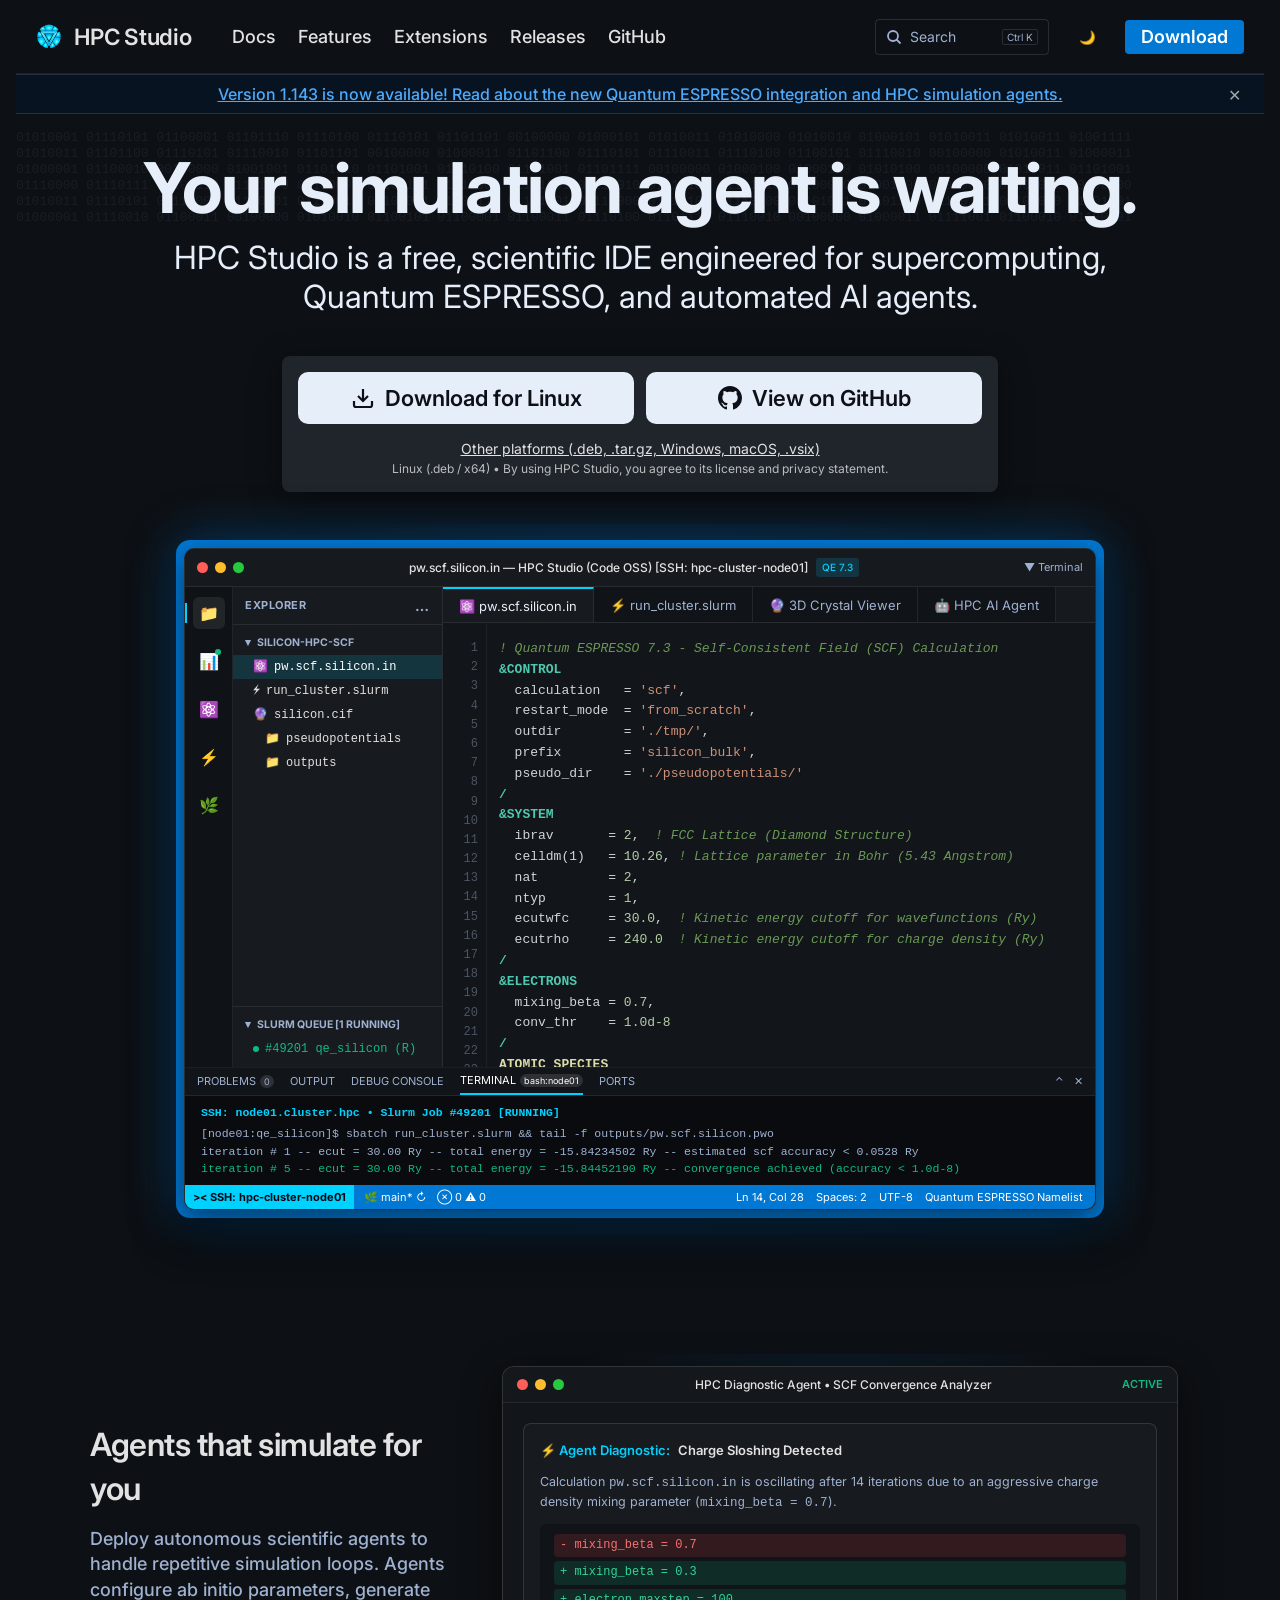
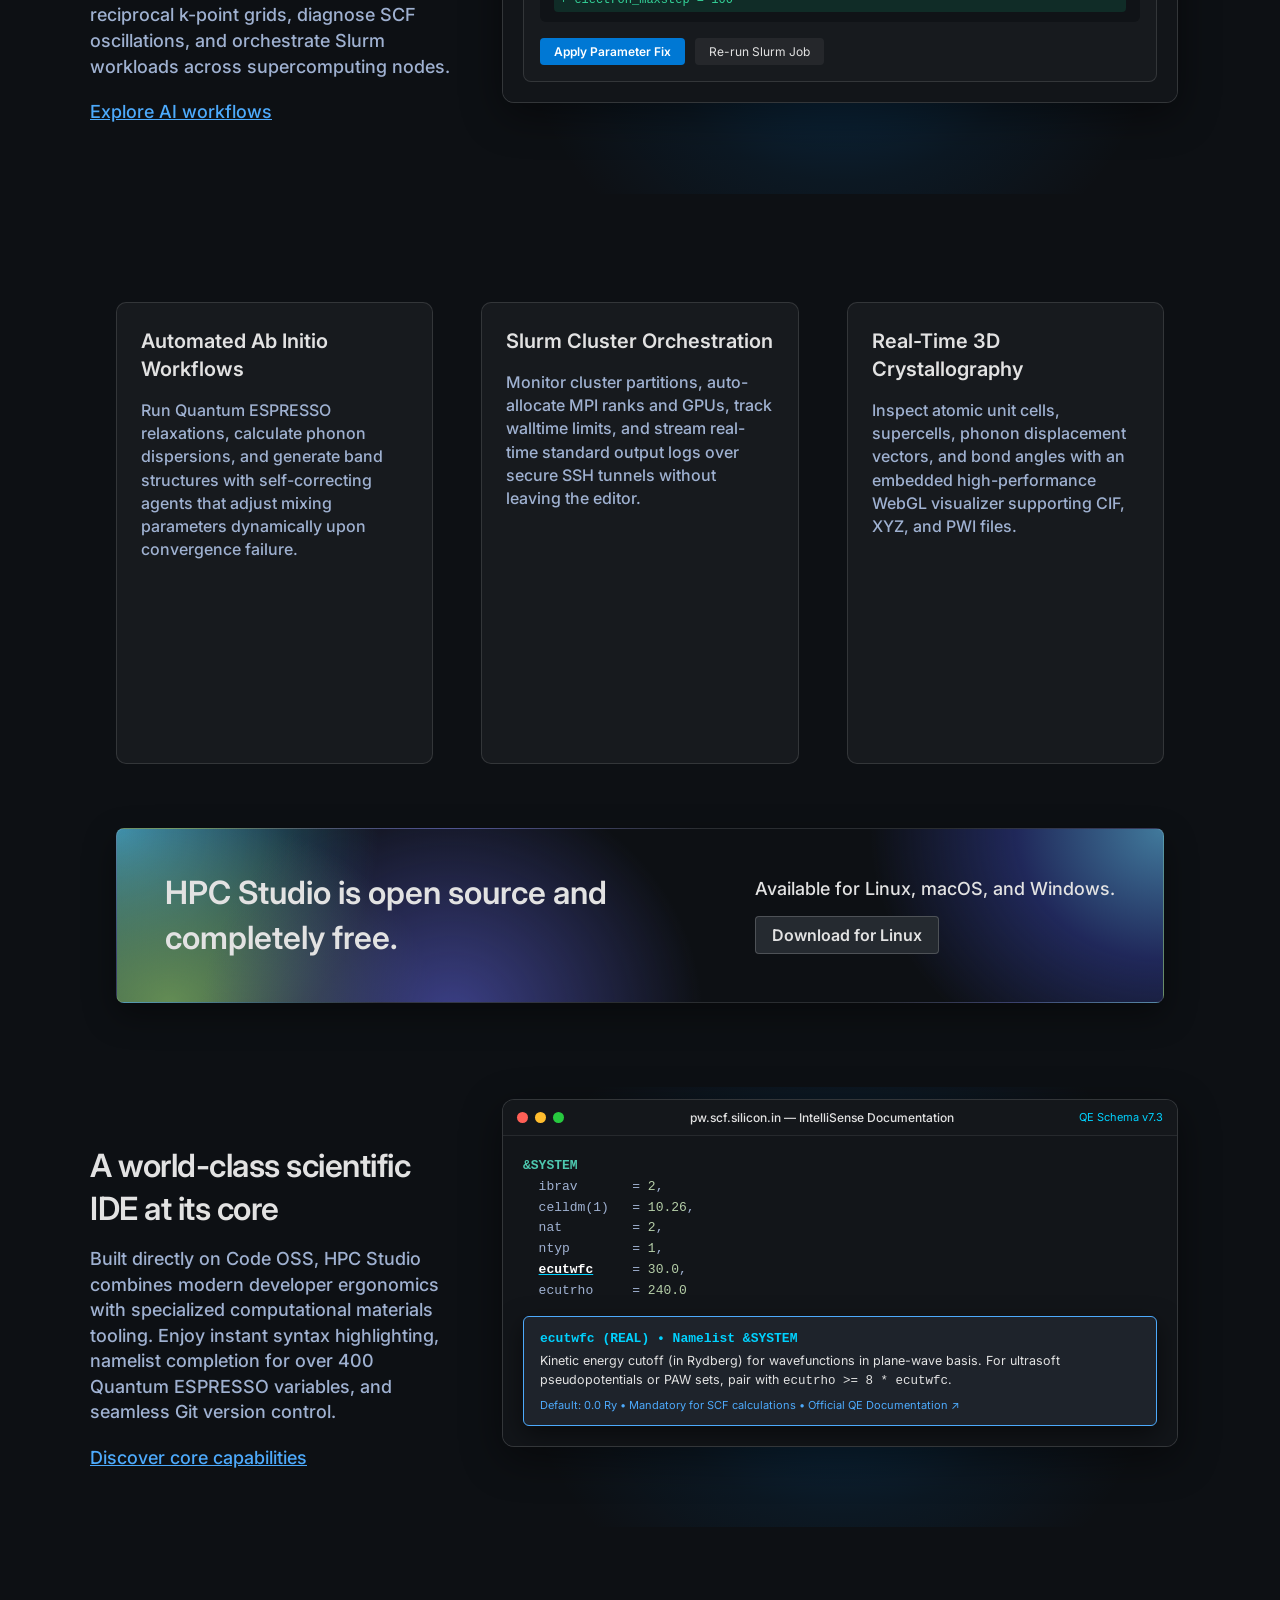
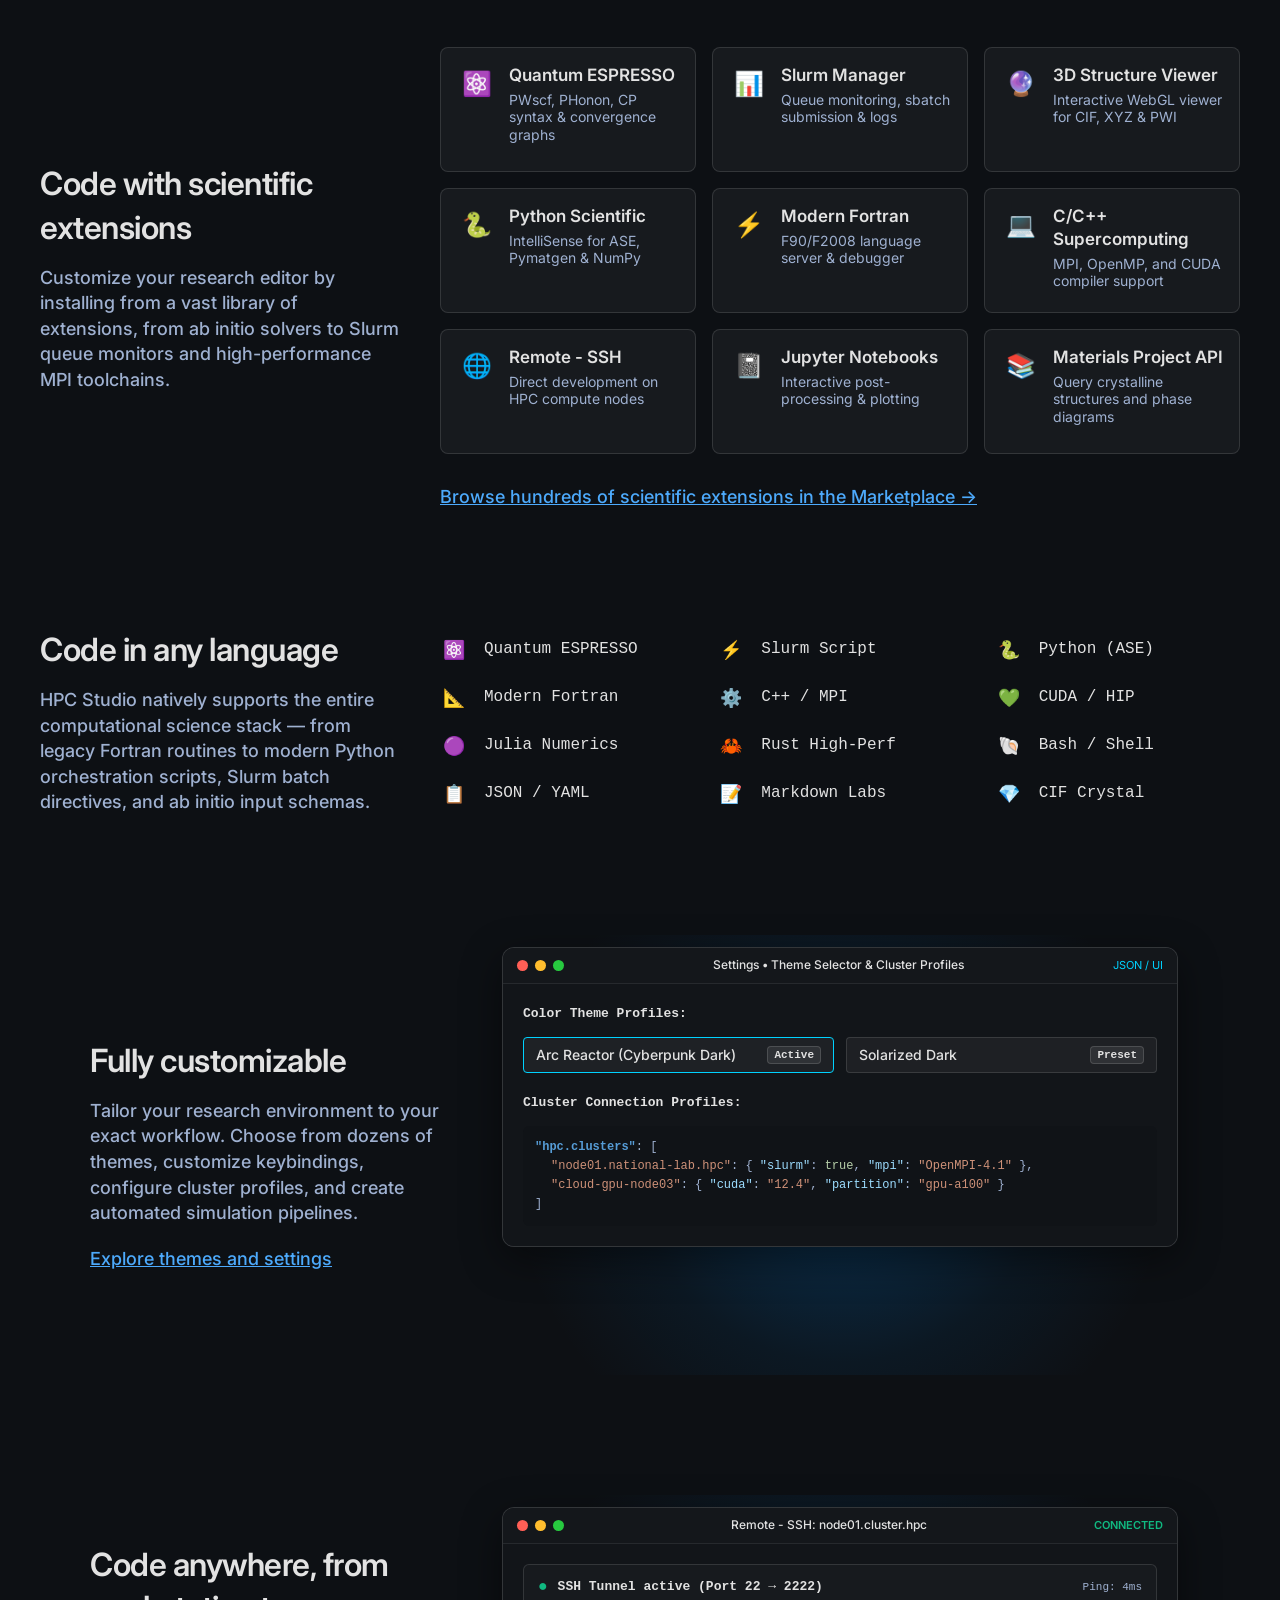
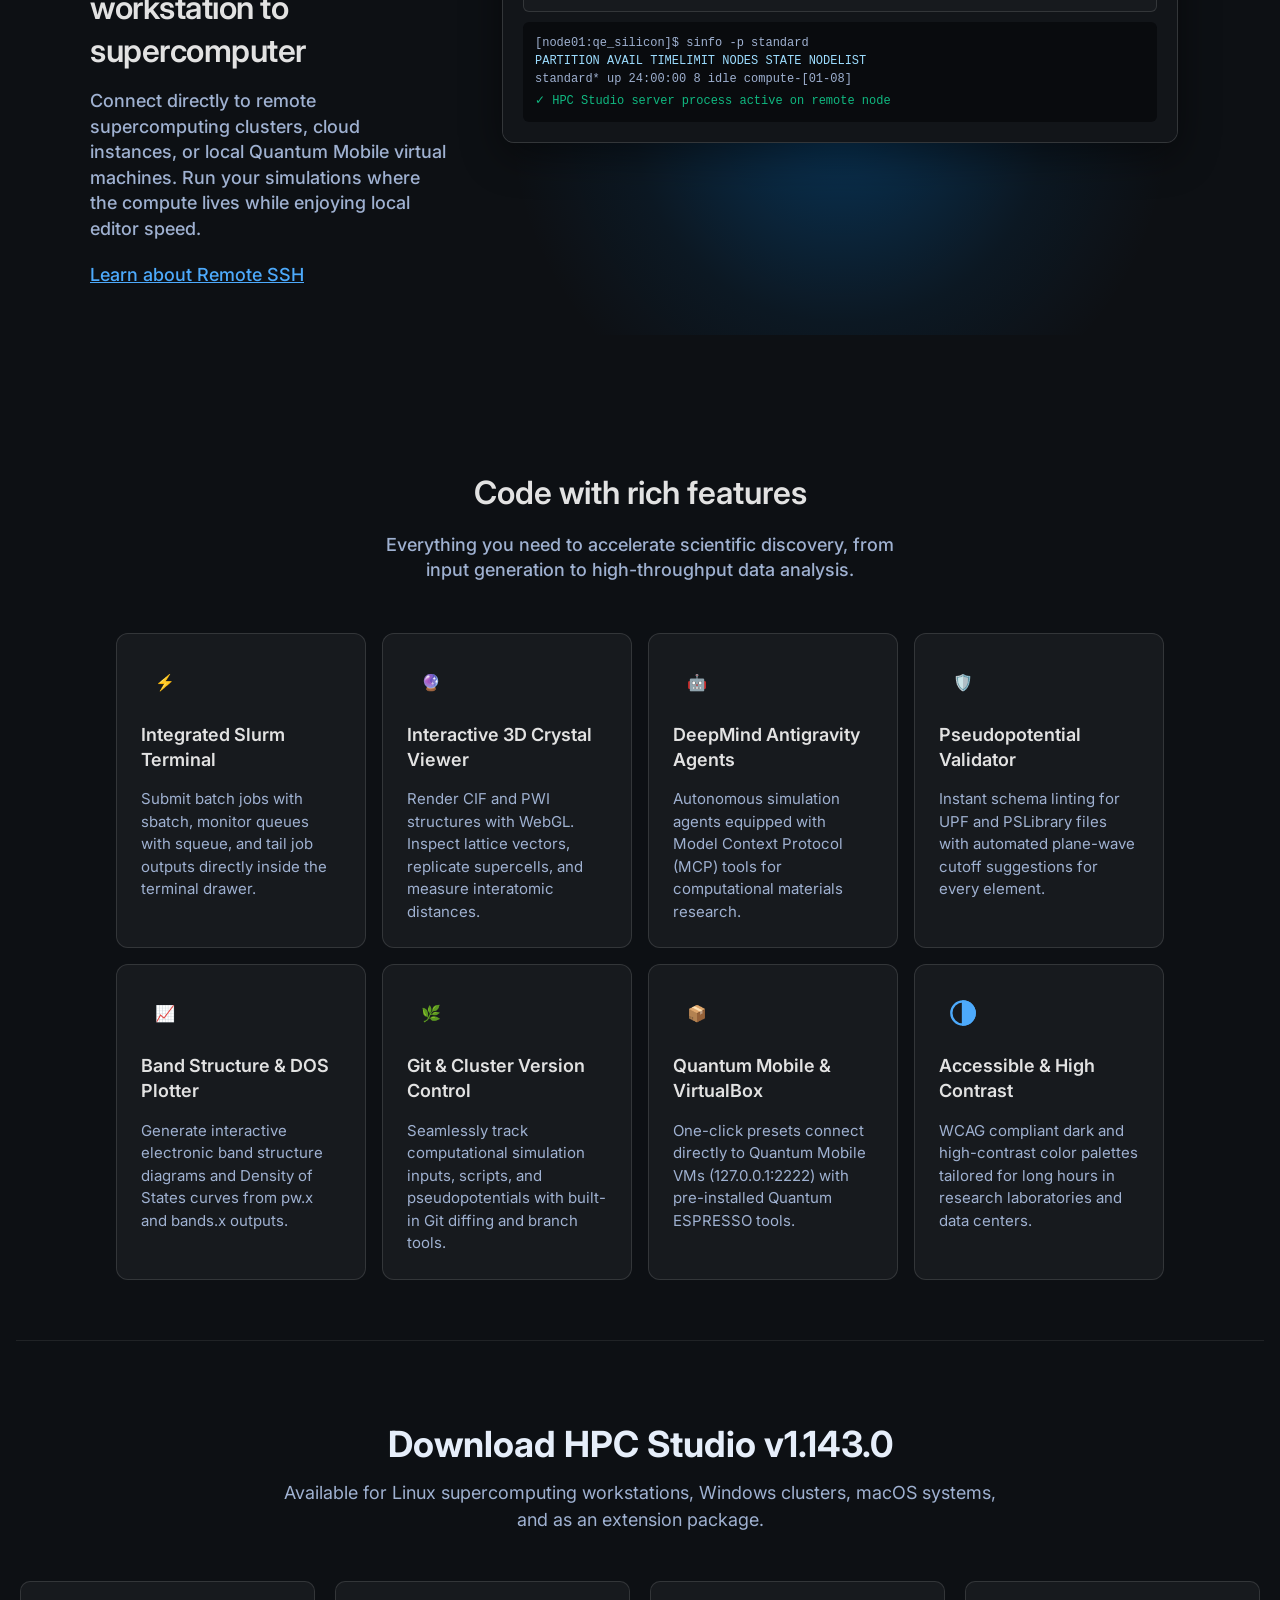
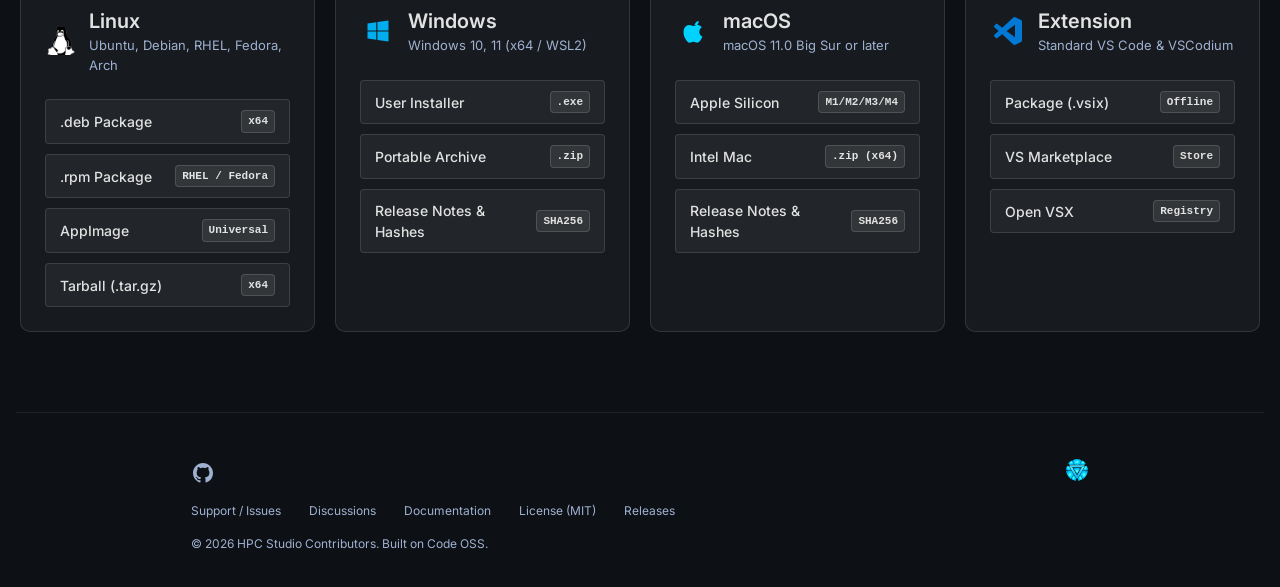
<file: index.html>
<!DOCTYPE html>
<html lang="en" data-theme="dark">
<head>
  <meta charset="UTF-8">
  <meta name="viewport" content="width=device-width, initial-scale=1.0">
  <title>HPC Studio - The Scientific IDE for Supercomputing &amp; Quantum Simulation</title>
  <meta name="description" content="HPC Studio is a specialized scientific IDE built on Code OSS. Features native Quantum ESPRESSO support, Slurm workload management, interactive 3D crystal visualization, and autonomous AI Agent workflows.">
  <meta name="keywords" content="HPC Studio, Quantum ESPRESSO, Supercomputing, Slurm, Code OSS, DFT, Materials Science, Crystallography, AI Agents, Scientific Computing">
  
  <!-- Open Graph / Meta -->
  <meta property="og:type" content="website">
  <meta property="og:title" content="HPC Studio - The Scientific IDE for Supercomputing">
  <meta property="og:description" content="Built on Code OSS. Native Quantum ESPRESSO, Slurm workload management, interactive 3D molecular visualization, and AI Agent workflows for scientific clusters.">
  <meta property="og:url" content="https://hpc-studio.dev">
  
  <!-- CSS Design System -->
  <link rel="stylesheet" href="css/variables.css">
  <link rel="stylesheet" href="css/styles.css">
  <link rel="icon" type="image/svg+xml" href="assets/icons/hpc-studio.svg">
</head>
<body>

  <div class="page-wrapper">
    <!-- =========================================================================
         1. MAIN NAVIGATION (Height: 74px)
         ========================================================================= -->
    <header class="main-navigation" role="banner">
      <div class="nav-links-cluster">
        <a href="https://github.com/nosedimetuXD/HPC-Studio" class="brand-container" aria-label="HPC Studio GitHub Repository" target="_blank" rel="noopener noreferrer">
          <!-- Official HPC Studio Arc Reactor Logo -->
          <img src="assets/icons/hpc-studio.svg" class="brand-logo-svg" alt="HPC Studio Logo" width="26" height="26">
          <span class="brand-name">HPC Studio</span>
        </a>

        <nav class="site-links" aria-label="Main Navigation">
          <a href="docs/" class="nav-link-item">Docs</a>
          <a href="features/" class="nav-link-item">Features</a>
          <a href="extensions/" class="nav-link-item">Extensions</a>
          <a href="https://github.com/nosedimetuXD/HPC-Studio/releases" target="_blank" rel="noopener noreferrer" class="nav-link-item">Releases</a>
          <a href="https://github.com/nosedimetuXD/HPC-Studio" target="_blank" rel="noopener noreferrer" class="nav-link-item">GitHub</a>
        </nav>
      </div>

      <div class="nav-actions">
        <div class="search-box-pill" role="search">
          <svg viewBox="0 0 16 16" fill="none" stroke="currentColor" stroke-width="1.8" aria-hidden="true">
            <circle cx="7" cy="7" r="5"/>
            <line x1="10.5" y1="10.5" x2="14.5" y2="14.5"/>
          </svg>
          <span class="search-label">Search</span>
          <span class="keyboard-shortcut-badge">Ctrl K</span>
        </div>

        <button id="theme-toggle-btn" class="theme-toggle-action" title="Toggle color theme" aria-label="Toggle theme">
          <span id="theme-toggle-icon" aria-hidden="true">🌙</span>
        </button>

        <a href="#downloads-matrix" class="nav-download-button">
          <span class="btn-main-text">Download</span>
        </a>
      </div>
    </header>

    <!-- =========================================================================
         2. ANNOUNCEMENT BAR (Height: 40px)
         ========================================================================= -->
    <aside class="announcement-bar" aria-label="Product Update Announcement">
      <a href="https://github.com/nosedimetuXD/HPC-Studio/releases/tag/v1.143.0" target="_blank" rel="noopener noreferrer" class="announcement-text">
        Version 1.143 is now available! Read about the new Quantum ESPRESSO integration and HPC simulation agents.
      </a>
      <button class="announcement-close-btn" aria-label="Dismiss announcement" onclick="this.parentElement.style.display='none'">✕</button>
    </aside>

    <main role="main" style="width: 100%;">
      <!-- =========================================================================
           3. HERO SECTION (Height: 986px)
           ========================================================================= -->
      <section class="hero-section" aria-labelledby="hero-title">
        <!-- Matrix / Binary Code Background Pattern -->
        <div class="binary-background-layer" aria-hidden="true">
          <div class="binary-pattern-text">
01010001 01110101 01100001 01101110 01110100 01110101 01101101 00100000 01000101 01010011 01010000 01010010 01000101 01010011 01010011 01001111
01010011 01101100 01110101 01110010 01101101 00100000 01000011 01101100 01110101 01110011 01110100 01100101 01110010 00100000 01010011 01000011
01000001 01100010 00100000 01001001 01101110 01101001 01110100 01101001 01101111 00100000 01000100 01000110 01010100 00100000 01010011 01101001
01110000 01110111 00101110 01111000 00100000 01101101 01110000 01101001 01110010 01110101 01101110 00100000 01001000 01010000 01000011 00100000
01010011 01110101 01110000 01100101 01110010 01100011 01101111 01101101 01110000 01110101 01110100 01101001 01101110 01100111 00100000 01001001
01000001 01110010 01100011 00100000 01010010 01100101 01100001 01100011 01110100 01101111 01110010 00100000 01000011 01111001 01100010 01100101
          </div>
        </div>
        <div class="pattern-fade-overlay" aria-hidden="true"></div>

        <h1 id="hero-title" class="hero-headline">Your simulation agent is waiting.</h1>
        <div class="hero-subtitle-spacing"></div>
        <p class="hero-subtitle">HPC Studio is a free, scientific IDE engineered for supercomputing, Quantum ESPRESSO, and automated AI agents.</p>
        <div class="hero-download-spacing"></div>

        <!-- Download Options Box (Figma width: 716px) -->
        <div class="download-options-box">
          <div class="platform-download-row">
            <a href="https://github.com/nosedimetuXD/HPC-Studio/releases/download/v1.143.0/hpc-studio_1.143.0_amd64.deb" class="platform-download-button" data-os-detect-target>
              <svg viewBox="0 0 24 24" fill="none" stroke="currentColor" stroke-width="2.2" aria-hidden="true"><path d="M21 15v4a2 2 0 0 1-2 2H5a2 2 0 0 1-2-2v-4"/><polyline points="7 10 12 15 17 10"/><line x1="12" y1="15" x2="12" y2="3"/></svg>
              <span class="btn-main-text">Download for Linux</span>
            </a>
            <a href="https://github.com/nosedimetuXD/HPC-Studio" class="platform-download-button" target="_blank" rel="noopener noreferrer">
              <svg viewBox="0 0 24 24" fill="currentColor" aria-hidden="true"><path d="M12 0C5.37 0 0 5.37 0 12c0 5.31 3.435 9.795 8.205 11.385.6.105.825-.255.825-.57 0-.285-.015-1.23-.015-2.235-3.015.555-3.795-.735-4.035-1.41-.135-.345-.72-1.41-1.23-1.695-.42-.225-1.02-.78-.015-.795.945-.015 1.62.87 1.845 1.23 1.08 1.815 2.805 1.305 3.495.99.105-.78.42-1.305.765-1.605-2.67-.3-5.46-1.335-5.46-5.925 0-1.305.465-2.385 1.23-3.225-.12-.3-.54-1.53.12-3.18 0 0 1.005-.315 3.3 1.23.96-.27 1.98-.405 3-.405s2.04.135 3 .405c2.295-1.56 3.3-1.23 3.3-1.23.66 1.65.24 2.88.12 3.18.765.84 1.23 1.905 1.23 3.225 0 4.605-2.805 5.625-5.475 5.925.435.375.81 1.095.81 2.22 0 1.605-.015 2.895-.015 3.3 0 .315.225.69.825.57A12.02 12.02 0 0024 12c0-6.63-5.37-12-12-12z"/></svg>
              <span>View on GitHub</span>
            </a>
          </div>
          <div class="download-secondary-links">
            <a href="#downloads-matrix" class="other-downloads-link">Other platforms (.deb, .tar.gz, Windows, macOS, .vsix)</a>
            <div class="license-notice-text">
              <span data-os-badge>Linux (.deb / x64)</span> &bull; By using HPC Studio, you agree to its license and privacy statement.
            </div>
          </div>
        </div>

        <div class="hero-preview-spacing"></div>

        <!-- Hero Preview Frame with Iconic Glowing Blue Aura -->
        <div class="multi-agent-editor-preview">
          <div class="preview-glow-shell">
            <div class="workbench-shell" role="region" aria-label="Interactive HPC Studio Workbench Demo">
              
              <!-- Window Titlebar -->
              <div class="wb-titlebar">
                <div class="wb-window-dots" aria-hidden="true">
                  <div class="wb-dot red"></div>
                  <div class="wb-dot yellow"></div>
                  <div class="wb-dot green"></div>
                </div>
                <div class="wb-titlebar-title">
                  <span>pw.scf.silicon.in — HPC Studio (Code OSS) [SSH: hpc-cluster-node01]</span>
                  <span class="wb-title-badge">QE 7.3</span>
                </div>
                <div style="font-size: 11px; color: var(--text-body); cursor: pointer;" id="wb-toggle-terminal">▼ Terminal</div>
              </div>

              <!-- Workbench Body -->
              <div class="wb-body">
                <!-- Activity Bar -->
                <div class="wb-activitybar" aria-label="Workbench Activity Bar">
                  <div class="wb-act-btn active" title="Explorer">📁</div>
                  <div class="wb-act-btn" title="Slurm Cluster Manager">📊<span class="wb-pulse-indicator"></span></div>
                  <div class="wb-act-btn" title="Quantum ESPRESSO Tools">⚛️</div>
                  <div class="wb-act-btn" title="AI Agent">⚡</div>
                  <div class="wb-act-btn" title="Source Control">🌿</div>
                </div>

                <!-- Primary Sidebar: File & Cluster Explorer -->
                <div class="wb-sidebar" aria-label="Explorer Sidebar">
                  <div class="wb-sidebar-title">
                    <span>Explorer</span>
                    <span style="font-size: 14px; cursor: pointer;">&hellip;</span>
                  </div>
                  
                  <div class="wb-tree-section">
                    <div class="wb-tree-header">
                      <span>▾</span>
                      <span>SILICON-HPC-SCF</span>
                    </div>
                    <div class="wb-tree-item active" data-tab-select="pw-scf">
                      <span>⚛️</span>
                      <span>pw.scf.silicon.in</span>
                    </div>
                    <div class="wb-tree-item" data-tab-select="slurm-batch">
                      <span>⚡</span>
                      <span>run_cluster.slurm</span>
                    </div>
                    <div class="wb-tree-item" data-tab-select="crystal-3d">
                      <span>🔮</span>
                      <span>silicon.cif</span>
                    </div>
                    <div class="wb-tree-item nested">
                      <span>📁</span>
                      <span>pseudopotentials</span>
                    </div>
                    <div class="wb-tree-item nested">
                      <span>📁</span>
                      <span>outputs</span>
                    </div>
                  </div>

                  <div class="wb-tree-section" style="border-top: 1px solid var(--border-subtle); margin-top: auto;">
                    <div class="wb-tree-header">
                      <span>▾</span>
                      <span>SLURM QUEUE [1 RUNNING]</span>
                    </div>
                    <div class="wb-tree-item">
                      <span class="wb-status-dot-sm"></span>
                      <span style="color: var(--color-slurm-green);">#49201 qe_silicon (R)</span>
                    </div>
                  </div>
                </div>

                <!-- Main Content Area -->
                <div class="wb-main-content">
                  <!-- Tab Bar -->
                  <div class="wb-tab-bar" role="tablist">
                    <button class="wb-tab wb-tab-btn active" role="tab" data-tab="pw-scf" aria-selected="true" aria-controls="wb-panel-pw-scf">
                      <span>⚛️ pw.scf.silicon.in</span>
                    </button>
                    <button class="wb-tab wb-tab-btn" role="tab" data-tab="slurm-batch" aria-selected="false" aria-controls="wb-panel-slurm-batch">
                      <span>⚡ run_cluster.slurm</span>
                    </button>
                    <button class="wb-tab wb-tab-btn" role="tab" data-tab="crystal-3d" aria-selected="false" aria-controls="wb-panel-crystal-3d">
                      <span>🔮 3D Crystal Viewer</span>
                    </button>
                    <button class="wb-tab wb-tab-btn" role="tab" data-tab="hpc-agent" aria-selected="false" aria-controls="wb-panel-hpc-agent">
                      <span>🤖 HPC AI Agent</span>
                    </button>
                  </div>

                  <!-- Tab 1: pw.scf.silicon.in -->
                  <div class="wb-editor-view wb-tab-content active" id="wb-panel-pw-scf" role="tabpanel">
                    <div class="code-editor-pane">
                      <div class="editor-line-gutter" aria-hidden="true">
                        1<br>2<br>3<br>4<br>5<br>6<br>7<br>8<br>9<br>10<br>11<br>12<br>13<br>14<br>15<br>16<br>17<br>18<br>19<br>20<br>21<br>22<br>23<br>24<br>25<br>26
                      </div>
                      <div class="editor-code-body">
<pre><span class="syn-comment">! Quantum ESPRESSO 7.3 - Self-Consistent Field (SCF) Calculation</span>
<span class="syn-namelist">&amp;CONTROL</span>
  calculation   = <span class="syn-str">'scf'</span>,
  restart_mode  = <span class="syn-str">'from_scratch'</span>,
  outdir        = <span class="syn-str">'./tmp/'</span>,
  prefix        = <span class="syn-str">'silicon_bulk'</span>,
  pseudo_dir    = <span class="syn-str">'./pseudopotentials/'</span>
<span class="syn-namelist">/</span>
<span class="syn-namelist">&amp;SYSTEM</span>
  ibrav       = <span class="syn-num">2</span>,  <span class="syn-comment">! FCC Lattice (Diamond Structure)</span>
  celldm(1)   = <span class="syn-num">10.26</span>, <span class="syn-comment">! Lattice parameter in Bohr (5.43 Angstrom)</span>
  nat         = <span class="syn-num">2</span>,
  ntyp        = <span class="syn-num">1</span>,
  ecutwfc     = <span class="syn-num">30.0</span>,  <span class="syn-comment">! Kinetic energy cutoff for wavefunctions (Ry)</span>
  ecutrho     = <span class="syn-num">240.0</span>  <span class="syn-comment">! Kinetic energy cutoff for charge density (Ry)</span>
<span class="syn-namelist">/</span>
<span class="syn-namelist">&amp;ELECTRONS</span>
  mixing_beta = <span class="syn-num">0.7</span>,
  conv_thr    = <span class="syn-num">1.0d-8</span>
<span class="syn-namelist">/</span>
<span class="syn-card">ATOMIC_SPECIES</span>
  Si  <span class="syn-num">28.086</span>  Si.pbe-n-rrkjus_psl.1.0.0.UPF
<span class="syn-card">ATOMIC_POSITIONS</span> (alat)
  Si  <span class="syn-num">0.00</span>  <span class="syn-num">0.00</span>  <span class="syn-num">0.00</span>
  Si  <span class="syn-num">0.25</span>  <span class="syn-num">0.25</span>  <span class="syn-num">0.25</span>
<span class="syn-card">K_POINTS</span> (automatic)
  <span class="syn-num">4 4 4</span>  <span class="syn-num">1 1 1</span></pre>
                      </div>
                    </div>
                  </div>

                  <!-- Tab 2: run_cluster.slurm -->
                  <div class="wb-editor-view wb-tab-content" id="wb-panel-slurm-batch" role="tabpanel">
                    <div class="code-editor-pane">
                      <div class="editor-line-gutter" aria-hidden="true">
                        1<br>2<br>3<br>4<br>5<br>6<br>7<br>8<br>9<br>10<br>11<br>12<br>13<br>14<br>15<br>16<br>17<br>18<br>19<br>20<br>21
                      </div>
                      <div class="editor-code-body">
<pre><span class="syn-comment">#!/bin/bash</span>
<span class="syn-slurm">#SBATCH --job-name=qe_silicon_scf</span>
<span class="syn-slurm">#SBATCH --partition=standard</span>
<span class="syn-slurm">#SBATCH --nodes=1</span>
<span class="syn-slurm">#SBATCH --ntasks-per-node=16</span>
<span class="syn-slurm">#SBATCH --cpus-per-task=1</span>
<span class="syn-slurm">#SBATCH --time=01:00:00</span>
<span class="syn-slurm">#SBATCH --output=outputs/slurm-%j.out</span>

<span class="syn-comment"># Environment Setup</span>
module purge
module load openmpi/4.1.4 intel/mkl/2022 quantum-espresso/7.3

<span class="syn-kwd">export</span> OMP_NUM_THREADS=<span class="syn-num">1</span>
<span class="syn-kwd">export</span> ESPRESSO_TMPDIR=<span class="syn-str">"./tmp"</span>

<span class="syn-comment"># Execute Quantum ESPRESSO Self-Consistent Field solver</span>
mpirun -np <span class="syn-var">$SLURM_NTASKS</span> pw.x -nk 2 &lt; pw.scf.silicon.in &gt; outputs/pw.scf.silicon.pwo
<span class="syn-kwd">echo</span> <span class="syn-str">"Job ${SLURM_JOB_ID} completed successfully on $(hostname)"</span></pre>
                      </div>
                    </div>
                  </div>

                  <!-- Tab 3: 3D Crystal Viewer -->
                  <div class="wb-editor-view wb-tab-content" id="wb-panel-crystal-3d" role="tabpanel">
                    <div class="wb-visualizer-pane">
                      <canvas id="crystal-canvas" aria-label="Interactive 3D model of Silicon FCC Lattice"></canvas>
                      <div class="vis-floating-toolbar">
                        <span style="font-size: 11px; color: var(--text-title); align-self: center;">Silicon (Si) Diamond Lattice</span>
                        <button class="vis-btn" id="crystal-rotate-toggle">⏸ Pause</button>
                        <button class="vis-btn" id="crystal-reset-btn">↺ Reset View</button>
                      </div>
                    </div>
                  </div>

                  <!-- Tab 4: HPC AI Agent -->
                  <div class="wb-editor-view wb-tab-content" id="wb-panel-hpc-agent" role="tabpanel">
                    <div class="wb-agent-chat-pane">
                      <div id="wb-agent-messages" style="display: flex; flex-direction: column; gap: 12px; flex: 1; overflow-y: auto;">
                        <div class="agent-msg-box">
                          <div class="agent-msg-author">⚡ HPC Studio Agent <span style="font-size: 10px; opacity: 0.7;">DeepMind Antigravity MCP</span></div>
                          <div class="agent-msg-content">
                            Cluster connection to <strong>hpc-cluster-node01</strong> verified. I've validated <code>pw.scf.silicon.in</code>:
                            Cutoff energy is calibrated at <strong>30.0 Ry</strong> with dual 8.0 (240 Ry rho cutoff). Slurm batch script prepared for 16 MPI ranks across standard partition. Ready to launch SCF calculation.
                          </div>
                        </div>
                      </div>
                      <div style="display: flex; gap: 8px; margin-top: auto;">
                        <input type="text" id="wb-agent-input" placeholder="Ask agent: 'Check convergence' or 'Query Slurm queue'..." style="flex: 1; padding: 8px 12px; background: #0D1014; border: 1px solid var(--border-light); border-radius: 4px; color: #FFFFFF; font-family: var(--font-sans); font-size: 13px;" aria-label="Ask HPC Studio Agent">
                        <button id="wb-agent-send" style="padding: 8px 16px; background: var(--bg-cta-primary); color: #FFFFFF; border-radius: 4px; font-weight: 600; font-size: 13px;">Send</button>
                      </div>
                    </div>
                  </div>
                </div>
              </div>

              <!-- Terminal Output Drawer -->
              <div id="wb-terminal-drawer">
                <div class="terminal-tabs-row">
                  <div class="terminal-tab-group">
                    <div class="terminal-tab-item">PROBLEMS <span class="terminal-tab-badge">0</span></div>
                    <div class="terminal-tab-item">OUTPUT</div>
                    <div class="terminal-tab-item">DEBUG CONSOLE</div>
                    <div class="terminal-tab-item active">TERMINAL <span class="terminal-tab-badge">bash:node01</span></div>
                    <div class="terminal-tab-item">PORTS</div>
                  </div>
                  <div class="terminal-actions-group">
                    <span title="Maximize Panel">⌃</span>
                    <span title="Close Panel" id="wb-close-terminal-btn">✕</span>
                  </div>
                </div>
                <div class="terminal-body-content">
                  <div style="color: var(--color-arc-cyan); font-weight: 600; margin-bottom: 4px;">SSH: node01.cluster.hpc &bull; Slurm Job #49201 [RUNNING]</div>
                  <div>[node01:qe_silicon]$ sbatch run_cluster.slurm &amp;&amp; tail -f outputs/pw.scf.silicon.pwo</div>
                  <div>iteration # 1 -- ecut = 30.00 Ry -- total energy = -15.84234502 Ry -- estimated scf accuracy &lt; 0.0528 Ry</div>
                  <div style="color: var(--color-slurm-green);">iteration # 5 -- ecut = 30.00 Ry -- total energy = -15.84452190 Ry -- convergence achieved (accuracy &lt; 1.0d-8)</div>
                </div>
              </div>

              <!-- Statusbar -->
              <div class="wb-statusbar">
                <div class="wb-status-cluster" style="gap: 10px;">
                  <span class="wb-remote-pill">>< SSH: hpc-cluster-node01</span>
                  <span>🌿 main* ↻</span>
                  <span>⊗ 0 ⚠ 0</span>
                </div>
                <div class="wb-status-cluster" style="gap: 12px;">
                  <span>Ln 14, Col 28</span>
                  <span>Spaces: 2</span>
                  <span>UTF-8</span>
                  <span>Quantum ESPRESSO Namelist</span>
                </div>
              </div>

            </div>
          </div>
        </div>
      </section>

      <!-- =========================================================================
           4. TWO-COLUMN FEATURE 1: Agents that simulate for you
           ========================================================================= -->
      <section class="feature-split-section" id="features" aria-labelledby="feature-agents-heading">
        <div class="section-intro-col">
          <h2 id="feature-agents-heading" class="section-heading-h2">Agents that simulate for you</h2>
          <p class="section-description-text">
            Deploy autonomous scientific agents to handle repetitive simulation loops. Agents configure ab initio parameters, generate reciprocal k-point grids, diagnose SCF oscillations, and orchestrate Slurm workloads across supercomputing nodes.
          </p>
          <a href="docs.html#ai-workflows" class="section-learn-more-link">Explore AI workflows</a>
        </div>
        <div class="section-preview-col">
          <div class="preview-inner-card">
            <div class="preview-card-header">
              <div class="wb-window-dots">
                <div class="wb-dot red"></div>
                <div class="wb-dot yellow"></div>
                <div class="wb-dot green"></div>
              </div>
              <span style="font-size: 12px; color: var(--text-title); font-weight: 500;">HPC Diagnostic Agent &bull; SCF Convergence Analyzer</span>
              <span style="font-size: 11px; color: var(--color-slurm-green); font-weight: 600;">ACTIVE</span>
            </div>
            <div class="preview-card-content">
              <div class="preview-diff-panel">
                <div style="font-size: 13px; font-weight: 600; color: var(--text-title); display: flex; align-items: center; gap: 8px;">
                  <span style="color: var(--color-arc-cyan);">⚡ Agent Diagnostic:</span> Charge Sloshing Detected
                </div>
                <div style="font-size: 12.5px; color: var(--text-body); line-height: 1.5;">
                  Calculation <code>pw.scf.silicon.in</code> is oscillating after 14 iterations due to an aggressive charge density mixing parameter (<code>mixing_beta = 0.7</code>).
                </div>
                <div style="background: #101317; padding: 10px 14px; border-radius: 6px; font-family: var(--font-mono); font-size: 12px; display: flex; flex-direction: column; gap: 4px;">
                  <span class="diff-tag-remove">- mixing_beta = 0.7</span>
                  <span class="diff-tag-add">+ mixing_beta = 0.3</span>
                  <span class="diff-tag-add">+ electron_maxstep = 100</span>
                </div>
                <div style="display: flex; gap: 10px; margin-top: 4px;">
                  <button class="preview-apply-btn">Apply Parameter Fix</button>
                  <button style="padding: 6px 14px; background: rgba(255,255,255,0.06); color: var(--text-title); border-radius: 4px; font-size: 12px;">Re-run Slurm Job</button>
                </div>
              </div>
            </div>
          </div>
        </div>
      </section>

      <!-- =========================================================================
           5. AGENT CAPABILITIES 3-CARD ROW
           ========================================================================= -->
      <section class="agent-capabilities-row" aria-label="HPC Studio Agent Capabilities">
        <div class="agent-capability-card">
          <h3 class="capability-card-title">Automated Ab Initio Workflows</h3>
          <p class="capability-card-desc">
            Run Quantum ESPRESSO relaxations, calculate phonon dispersions, and generate band structures with self-correcting agents that adjust mixing parameters dynamically upon convergence failure.
          </p>
        </div>
        <div class="agent-capability-card">
          <h3 class="capability-card-title">Slurm Cluster Orchestration</h3>
          <p class="capability-card-desc">
            Monitor cluster partitions, auto-allocate MPI ranks and GPUs, track walltime limits, and stream real-time standard output logs over secure SSH tunnels without leaving the editor.
          </p>
        </div>
        <div class="agent-capability-card">
          <h3 class="capability-card-title">Real-Time 3D Crystallography</h3>
          <p class="capability-card-desc">
            Inspect atomic unit cells, supercells, phonon displacement vectors, and bond angles with an embedded high-performance WebGL visualizer supporting CIF, XYZ, and PWI files.
          </p>
        </div>
      </section>

      <!-- =========================================================================
           6. ATMOSPHERIC CALLOUT BANNER (Figma: 1240px x 175px)
           ========================================================================= -->
      <section class="free-agents-callout-wrapper" aria-label="Free and Open Source Announcement">
        <div class="copilot-free-banner">
          <h2 class="banner-heading-text">HPC Studio is open source and completely free.</h2>
          <div class="banner-action-col">
            <div class="banner-desc-text">Available for Linux, macOS, and Windows.</div>
            <a href="https://github.com/nosedimetuXD/HPC-Studio/releases/tag/v1.143.0" class="banner-try-button" data-os-detect-target>
              <span class="btn-main-text">Download Free for Linux</span>
            </a>
          </div>
        </div>
      </section>

      <!-- =========================================================================
           7. TWO-COLUMN FEATURE 2 (Reverse): A world-class scientific IDE
           ========================================================================= -->
      <section class="feature-split-section" id="scientific-ide" aria-labelledby="feature-ide-heading">
        <div class="section-intro-col">
          <h2 id="feature-ide-heading" class="section-heading-h2">A world-class scientific IDE at its core</h2>
          <p class="section-description-text">
            Built directly on Code OSS, HPC Studio combines modern developer ergonomics with specialized computational materials tooling. Enjoy instant syntax highlighting, namelist completion for over 400 Quantum ESPRESSO variables, and seamless Git version control.
          </p>
          <a href="docs.html#features" class="section-learn-more-link">Discover core capabilities</a>
        </div>
        <div class="section-preview-col">
          <div class="preview-inner-card">
            <div class="preview-card-header">
              <div class="wb-window-dots">
                <div class="wb-dot red"></div>
                <div class="wb-dot yellow"></div>
                <div class="wb-dot green"></div>
              </div>
              <span style="font-size: 12px; color: var(--text-title); font-weight: 500;">pw.scf.silicon.in — IntelliSense Documentation</span>
              <span style="font-size: 11px; color: var(--color-arc-cyan);">QE Schema v7.3</span>
            </div>
            <div class="preview-card-content">
<pre><span class="syn-namelist">&amp;SYSTEM</span>
  ibrav       = <span class="syn-num">2</span>,
  celldm(1)   = <span class="syn-num">10.26</span>,
  nat         = <span class="syn-num">2</span>,
  ntyp        = <span class="syn-num">1</span>,
  <span style="text-decoration: underline; text-decoration-color: var(--color-arc-cyan); font-weight: 700; color: #FFFFFF;">ecutwfc</span>     = <span class="syn-num">30.0</span>,
  ecutrho     = <span class="syn-num">240.0</span></pre>
              <!-- IntelliSense Hover Popup -->
              <div class="intellisense-hover-box">
                <div class="intellisense-prop">ecutwfc (REAL) &bull; Namelist &amp;SYSTEM</div>
                <div style="font-size: 12.5px; color: var(--text-title);">
                  Kinetic energy cutoff (in Rydberg) for wavefunctions in plane-wave basis. For ultrasoft pseudopotentials or PAW sets, pair with <code>ecutrho &gt;= 8 * ecutwfc</code>.
                </div>
                <div style="margin-top: 6px; font-size: 11px; color: var(--text-link);">
                  Default: 0.0 Ry &bull; Mandatory for SCF calculations &bull; Official QE Documentation ↗
                </div>
              </div>
            </div>
          </div>
        </div>
      </section>

      <!-- =========================================================================
           8. CODE WITH EXTENSIONS (Figma: padding 50px 100px 20px, height: 550px)
           ========================================================================= -->
      <section class="code-with-extensions-section" id="extensions" aria-labelledby="extensions-heading">
        <div class="section-intro-col">
          <h2 id="extensions-heading" class="section-heading-h2">Code with scientific extensions</h2>
          <p class="section-description-text">
            Customize your research editor by installing from a vast library of extensions, from ab initio solvers to Slurm queue monitors and high-performance MPI toolchains.
          </p>
        </div>
        <div class="extension-marketplace-col">
          <div class="extensions-grid-container">
            <div class="extensions-row">
              <div class="extension-card-item">
                <div class="extension-icon-box" style="color: #F59E0B;">⚛️</div>
                <div class="extension-details">
                  <div class="extension-name">Quantum ESPRESSO</div>
                  <div class="extension-desc">PWscf, PHonon, CP syntax &amp; convergence graphs</div>
                </div>
              </div>
              <div class="extension-card-item">
                <div class="extension-icon-box" style="color: #10B981;">📊</div>
                <div class="extension-details">
                  <div class="extension-name">Slurm Manager</div>
                  <div class="extension-desc">Queue monitoring, sbatch submission &amp; logs</div>
                </div>
              </div>
              <div class="extension-card-item">
                <div class="extension-icon-box" style="color: #00D2FF;">🔮</div>
                <div class="extension-details">
                  <div class="extension-name">3D Structure Viewer</div>
                  <div class="extension-desc">Interactive WebGL viewer for CIF, XYZ &amp; PWI</div>
                </div>
              </div>
            </div>

            <div class="extensions-row">
              <div class="extension-card-item">
                <div class="extension-icon-box" style="color: #38BDF8;">🐍</div>
                <div class="extension-details">
                  <div class="extension-name">Python Scientific</div>
                  <div class="extension-desc">IntelliSense for ASE, Pymatgen &amp; NumPy</div>
                </div>
              </div>
              <div class="extension-card-item">
                <div class="extension-icon-box" style="color: #A855F7;">⚡</div>
                <div class="extension-details">
                  <div class="extension-name">Modern Fortran</div>
                  <div class="extension-desc">F90/F2008 language server &amp; debugger</div>
                </div>
              </div>
              <div class="extension-card-item">
                <div class="extension-icon-box" style="color: #6366F1;">💻</div>
                <div class="extension-details">
                  <div class="extension-name">C/C++ Supercomputing</div>
                  <div class="extension-desc">MPI, OpenMP, and CUDA compiler support</div>
                </div>
              </div>
            </div>

            <div class="extensions-row">
              <div class="extension-card-item">
                <div class="extension-icon-box" style="color: #14B8A6;">🌐</div>
                <div class="extension-details">
                  <div class="extension-name">Remote - SSH</div>
                  <div class="extension-desc">Direct development on HPC compute nodes</div>
                </div>
              </div>
              <div class="extension-card-item">
                <div class="extension-icon-box" style="color: #EC4899;">📓</div>
                <div class="extension-details">
                  <div class="extension-name">Jupyter Notebooks</div>
                  <div class="extension-desc">Interactive post-processing &amp; plotting</div>
                </div>
              </div>
              <div class="extension-card-item">
                <div class="extension-icon-box" style="color: #EAB308;">📚</div>
                <div class="extension-details">
                  <div class="extension-name">Materials Project API</div>
                  <div class="extension-desc">Query crystalline structures and phase diagrams</div>
                </div>
              </div>
            </div>
          </div>
          <a href="https://marketplace.visualstudio.com" target="_blank" rel="noopener noreferrer" class="extension-marketplace-link">
            Browse hundreds of scientific extensions in the Marketplace &rarr;
          </a>
        </div>
      </section>

      <!-- =========================================================================
           9. CODE IN ANY LANGUAGE (Figma: padding 80px 100px 70px, height: 350px)
           ========================================================================= -->
      <section class="code-in-any-language-section" aria-labelledby="languages-heading">
        <div class="section-intro-col">
          <h2 id="languages-heading" class="section-heading-h2">Code in any language</h2>
          <p class="section-description-text">
            HPC Studio natively supports the entire computational science stack — from legacy Fortran routines to modern Python orchestration scripts, Slurm batch directives, and ab initio input schemas.
          </p>
        </div>
        <div class="supported-languages-grid">
          <div class="language-row">
            <div class="language-item">
              <div class="language-icon-box" style="color: #F59E0B;">⚛️</div>
              <span class="language-name-mono">Quantum ESPRESSO</span>
            </div>
            <div class="language-item">
              <div class="language-icon-box" style="color: #10B981;">⚡</div>
              <span class="language-name-mono">Slurm Script</span>
            </div>
            <div class="language-item">
              <div class="language-icon-box" style="color: #38BDF8;">🐍</div>
              <span class="language-name-mono">Python (ASE)</span>
            </div>
          </div>

          <div class="language-row">
            <div class="language-item">
              <div class="language-icon-box" style="color: #A855F7;">📐</div>
              <span class="language-name-mono">Modern Fortran</span>
            </div>
            <div class="language-item">
              <div class="language-icon-box" style="color: #6366F1;">⚙️</div>
              <span class="language-name-mono">C++ / MPI</span>
            </div>
            <div class="language-item">
              <div class="language-icon-box" style="color: #22C55E;">💚</div>
              <span class="language-name-mono">CUDA / HIP</span>
            </div>
          </div>

          <div class="language-row">
            <div class="language-item">
              <div class="language-icon-box" style="color: #9333EA;">🟣</div>
              <span class="language-name-mono">Julia Numerics</span>
            </div>
            <div class="language-item">
              <div class="language-icon-box" style="color: #F97316;">🦀</div>
              <span class="language-name-mono">Rust High-Perf</span>
            </div>
            <div class="language-item">
              <div class="language-icon-box" style="color: #E2E8F0;">🐚</div>
              <span class="language-name-mono">Bash / Shell</span>
            </div>
          </div>

          <div class="language-row">
            <div class="language-item">
              <div class="language-icon-box" style="color: #FACC15;">📋</div>
              <span class="language-name-mono">JSON / YAML</span>
            </div>
            <div class="language-item">
              <div class="language-icon-box" style="color: #94A3B8;">📝</div>
              <span class="language-name-mono">Markdown Labs</span>
            </div>
            <div class="language-item">
              <div class="language-icon-box" style="color: #00D2FF;">💎</div>
              <span class="language-name-mono">CIF Crystal</span>
            </div>
          </div>
        </div>
      </section>

      <!-- =========================================================================
           10. TWO-COLUMN FEATURE 3: Fully Customizable
           ========================================================================= -->
      <section class="feature-split-section" id="customizable" aria-labelledby="customizable-heading">
        <div class="section-intro-col">
          <h2 id="customizable-heading" class="section-heading-h2">Fully customizable</h2>
          <p class="section-description-text">
            Tailor your research environment to your exact workflow. Choose from dozens of themes, customize keybindings, configure cluster profiles, and create automated simulation pipelines.
          </p>
          <a href="docs.html#customization" class="section-learn-more-link">Explore themes and settings</a>
        </div>
        <div class="section-preview-col">
          <div class="preview-inner-card">
            <div class="preview-card-header">
              <div class="wb-window-dots">
                <div class="wb-dot red"></div>
                <div class="wb-dot yellow"></div>
                <div class="wb-dot green"></div>
              </div>
              <span style="font-size: 12px; color: var(--text-title); font-weight: 500;">Settings &bull; Theme Selector &amp; Cluster Profiles</span>
              <span style="font-size: 11px; color: var(--color-arc-cyan);">JSON / UI</span>
            </div>
            <div class="preview-card-content">
              <div style="display: flex; flex-direction: column; gap: 12px;">
                <div style="font-size: 13px; color: var(--text-title); font-weight: 600;">Color Theme Profiles:</div>
                <div style="display: flex; gap: 12px;">
                  <button class="dl-action-link" style="padding: 8px 12px; flex: 1; border-color: var(--color-arc-cyan);">
                    <span>Arc Reactor (Cyberpunk Dark)</span>
                    <span class="file-badge">Active</span>
                  </button>
                  <button class="dl-action-link" style="padding: 8px 12px; flex: 1;">
                    <span>Solarized Dark</span>
                    <span class="file-badge">Preset</span>
                  </button>
                </div>
                <div style="font-size: 13px; color: var(--text-title); font-weight: 600; margin-top: 8px;">Cluster Connection Profiles:</div>
                <div style="background: #101317; padding: 12px; border-radius: 6px; font-family: var(--font-mono); font-size: 12px;">
                  <div><span class="syn-kwd">"hpc.clusters"</span>: [</div>
                  <div style="padding-left: 1rem;"><span class="syn-str">"node01.national-lab.hpc"</span>: { <span class="syn-var">"slurm"</span>: <span class="syn-num">true</span>, <span class="syn-var">"mpi"</span>: <span class="syn-str">"OpenMPI-4.1"</span> },</div>
                  <div style="padding-left: 1rem;"><span class="syn-str">"cloud-gpu-node03"</span>: { <span class="syn-var">"cuda"</span>: <span class="syn-str">"12.4"</span>, <span class="syn-var">"partition"</span>: <span class="syn-str">"gpu-a100"</span> }</div>
                  <div>]</div>
                </div>
              </div>
            </div>
          </div>
        </div>
      </section>

      <!-- =========================================================================
           11. TWO-COLUMN FEATURE 4 (Reverse): Code anywhere
           ========================================================================= -->
      <section class="feature-split-section" id="code-anywhere" aria-labelledby="anywhere-heading">
        <div class="section-intro-col">
          <h2 id="anywhere-heading" class="section-heading-h2">Code anywhere, from workstation to supercomputer</h2>
          <p class="section-description-text">
            Connect directly to remote supercomputing clusters, cloud instances, or local Quantum Mobile virtual machines. Run your simulations where the compute lives while enjoying local editor speed.
          </p>
          <a href="docs.html#remote-ssh" class="section-learn-more-link">Learn about Remote SSH</a>
        </div>
        <div class="section-preview-col">
          <div class="preview-inner-card">
            <div class="preview-card-header">
              <div class="wb-window-dots">
                <div class="wb-dot red"></div>
                <div class="wb-dot yellow"></div>
                <div class="wb-dot green"></div>
              </div>
              <span style="font-size: 12px; color: var(--text-title); font-weight: 500;">Remote - SSH: node01.cluster.hpc</span>
              <span style="font-size: 11px; color: var(--color-slurm-green); font-weight: 600;">CONNECTED</span>
            </div>
            <div class="preview-card-content">
              <div style="display: flex; flex-direction: column; gap: 10px;">
                <div style="display: flex; align-items: center; justify-content: space-between; background: #171A1E; padding: 10px 14px; border-radius: 6px; border: 1px solid var(--border-light);">
                  <div style="display: flex; align-items: center; gap: 10px;">
                    <span style="color: var(--color-slurm-green); font-size: 16px;">●</span>
                    <span style="font-size: 13px; color: var(--text-title); font-weight: 600;">SSH Tunnel active (Port 22 &rarr; 2222)</span>
                  </div>
                  <span style="font-size: 11px; color: var(--text-body);">Ping: 4ms</span>
                </div>
                <div style="background: #090B0E; padding: 12px; border-radius: 6px; font-family: var(--font-mono); font-size: 12px; line-height: 1.5; color: var(--text-body);">
                  <div>[node01:qe_silicon]$ sinfo -p standard</div>
                  <div style="color: #9CDCFE;">PARTITION AVAIL  TIMELIMIT  NODES  STATE NODELIST</div>
                  <div>standard*    up   24:00:00      8   idle compute-[01-08]</div>
                  <div style="color: var(--color-slurm-green); margin-top: 4px;">✓ HPC Studio server process active on remote node</div>
                </div>
              </div>
            </div>
          </div>
        </div>
      </section>

      <!-- =========================================================================
           12. RICH FEATURES GRID (2 Rows of 4 Cards = 8 Cards)
           ========================================================================= -->
      <section class="rich-features-section" id="rich-features" aria-labelledby="rich-features-heading">
        <h2 id="rich-features-heading" class="rich-features-heading">Code with rich features</h2>
        <p class="rich-features-desc">
          Everything you need to accelerate scientific discovery, from input generation to high-throughput data analysis.
        </p>

        <div class="rich-features-grid">
          <!-- Row 1 -->
          <div class="rich-features-row">
            <div class="rich-feature-card">
              <div class="rich-feature-icon">⚡</div>
              <h3 class="rich-feature-title">Integrated Slurm Terminal</h3>
              <p class="rich-feature-desc-text">Submit batch jobs with sbatch, monitor queues with squeue, and tail job outputs directly inside the terminal drawer.</p>
            </div>
            <div class="rich-feature-card">
              <div class="rich-feature-icon">🔮</div>
              <h3 class="rich-feature-title">Interactive 3D Crystal Viewer</h3>
              <p class="rich-feature-desc-text">Render CIF and PWI structures with WebGL. Inspect lattice vectors, replicate supercells, and measure interatomic distances.</p>
            </div>
            <div class="rich-feature-card">
              <div class="rich-feature-icon">🤖</div>
              <h3 class="rich-feature-title">DeepMind Antigravity Agents</h3>
              <p class="rich-feature-desc-text">Autonomous simulation agents equipped with Model Context Protocol (MCP) tools for computational materials research.</p>
            </div>
            <div class="rich-feature-card">
              <div class="rich-feature-icon">🛡️</div>
              <h3 class="rich-feature-title">Pseudopotential Validator</h3>
              <p class="rich-feature-desc-text">Instant schema linting for UPF and PSLibrary files with automated plane-wave cutoff suggestions for every element.</p>
            </div>
          </div>

          <!-- Row 2 -->
          <div class="rich-features-row">
            <div class="rich-feature-card">
              <div class="rich-feature-icon">📈</div>
              <h3 class="rich-feature-title">Band Structure &amp; DOS Plotter</h3>
              <p class="rich-feature-desc-text">Generate interactive electronic band structure diagrams and Density of States curves from pw.x and bands.x outputs.</p>
            </div>
            <div class="rich-feature-card">
              <div class="rich-feature-icon">🌿</div>
              <h3 class="rich-feature-title">Git &amp; Cluster Version Control</h3>
              <p class="rich-feature-desc-text">Seamlessly track computational simulation inputs, scripts, and pseudopotentials with built-in Git diffing and branch tools.</p>
            </div>
            <div class="rich-feature-card">
              <div class="rich-feature-icon">📦</div>
              <h3 class="rich-feature-title">Quantum Mobile &amp; VirtualBox</h3>
              <p class="rich-feature-desc-text">One-click presets connect directly to Quantum Mobile VMs (127.0.0.1:2222) with pre-installed Quantum ESPRESSO tools.</p>
            </div>
            <div class="rich-feature-card">
              <div class="rich-feature-icon">
                <!-- Universal High Contrast & Visual Comfort Accessibility Icon -->
                <svg viewBox="0 0 24 24" fill="none" stroke="currentColor" stroke-width="2" stroke-linecap="round" stroke-linejoin="round" aria-hidden="true">
                  <circle cx="12" cy="12" r="10"/>
                  <path d="M12 2a10 10 0 0 1 0 20z" fill="currentColor"/>
                </svg>
              </div>
              <h3 class="rich-feature-title">Accessible &amp; High Contrast</h3>
              <p class="rich-feature-desc-text">WCAG compliant dark and high-contrast color palettes tailored for long hours in research laboratories and data centers.</p>
            </div>
          </div>
        </div>
      </section>

      <!-- =========================================================================
           13. DOWNLOADS MATRIX SECTION
           ========================================================================= -->
      <section class="downloads-matrix-section" id="downloads-matrix" aria-labelledby="downloads-heading">
        <h2 id="downloads-heading" class="downloads-matrix-heading">Download HPC Studio v1.143.0</h2>
        <p class="downloads-matrix-sub">
          Available for Linux supercomputing workstations, Windows clusters, macOS systems, and as an extension package.
        </p>

        <div class="downloads-grid-4col">
          <!-- Linux Card -->
          <div class="dl-platform-card">
            <div class="dl-platform-header">
              <div class="dl-platform-icon-box">
                <!-- Official Linux Tux Mascot Logo -->
                <img src="assets/icons/linux-tux.png" alt="Official Linux Tux Logo" width="28" height="28">
              </div>
              <div>
                <h3 class="dl-platform-title">Linux</h3>
                <div class="dl-platform-badge">Ubuntu, Debian, RHEL, Fedora, Arch</div>
              </div>
            </div>
            <div class="dl-buttons-stack">
              <a href="https://github.com/nosedimetuXD/HPC-Studio/releases/download/v1.143.0/hpc-studio_1.143.0_amd64.deb" class="dl-action-link">
                <span>.deb Package</span>
                <span class="file-badge">x64</span>
              </a>
              <a href="https://github.com/nosedimetuXD/HPC-Studio/releases/download/v1.143.0/hpc-studio-1.143.0.x86_64.rpm" class="dl-action-link">
                <span>.rpm Package</span>
                <span class="file-badge">RHEL / Fedora</span>
              </a>
              <a href="https://github.com/nosedimetuXD/HPC-Studio/releases/download/v1.143.0/hpc-studio-1.143.0-x64.AppImage" class="dl-action-link">
                <span>AppImage</span>
                <span class="file-badge">Universal</span>
              </a>
              <a href="https://github.com/nosedimetuXD/HPC-Studio/releases/download/v1.143.0/hpc-studio-linux-x64-1.143.0.tar.gz" class="dl-action-link">
                <span>Tarball (.tar.gz)</span>
                <span class="file-badge">x64</span>
              </a>
            </div>
          </div>

          <!-- Windows Card -->
          <div class="dl-platform-card">
            <div class="dl-platform-header">
              <div class="dl-platform-icon-box">
                <!-- Official Microsoft Windows Logo -->
                <svg viewBox="0 0 24 24" width="28" height="28" fill="#00ADEF" aria-hidden="true"><path d="M3 5.48L10.5 4.45V11.5H3V5.48ZM3 12.5H10.5V19.55L3 18.52V12.5ZM11.5 4.31L21 3V11.5H11.5V4.31ZM11.5 12.5H21V21L11.5 19.69V12.5Z"/></svg>
              </div>
              <div>
                <h3 class="dl-platform-title">Windows</h3>
                <div class="dl-platform-badge">Windows 10, 11 (x64 / WSL2)</div>
              </div>
            </div>
            <div class="dl-buttons-stack">
              <a href="https://github.com/nosedimetuXD/HPC-Studio/releases/download/v1.143.0/hpc-studio-1.143.0-setup.exe" class="dl-action-link">
                <span>User Installer</span>
                <span class="file-badge">.exe</span>
              </a>
              <a href="https://github.com/nosedimetuXD/HPC-Studio/releases/download/v1.143.0/hpc-studio-win32-x64-1.143.0.zip" class="dl-action-link">
                <span>Portable Archive</span>
                <span class="file-badge">.zip</span>
              </a>
              <a href="https://github.com/nosedimetuXD/HPC-Studio/releases/tag/v1.143.0" target="_blank" rel="noopener noreferrer" class="dl-action-link">
                <span>Release Notes &amp; Hashes</span>
                <span class="file-badge">SHA256</span>
              </a>
            </div>
          </div>

          <!-- macOS Card -->
          <div class="dl-platform-card">
            <div class="dl-platform-header">
              <div class="dl-platform-icon-box">
                <!-- Official Apple macOS Logo -->
                <svg viewBox="0 0 24 24" width="28" height="28" fill="currentColor" aria-hidden="true"><path d="M18.71 19.5c-.83 1.24-1.71 2.45-3.05 2.47-1.34.03-1.77-.79-3.29-.79-1.53 0-2 .77-3.27.82-1.31.05-2.3-1.32-3.14-2.53C4.25 17 2.94 12.45 4.7 9.39c.87-1.52 2.43-2.48 4.12-2.51 1.28-.02 2.5.87 3.29.87.78 0 2.26-1.07 3.81-.91.65.03 2.47.26 3.64 1.98-.09.06-2.17 1.28-2.15 3.81.03 3.02 2.65 4.03 2.68 4.04-.03.07-.42 1.44-1.38 2.83M15.97 6.37c.62-.75 1.04-1.8 0.93-2.85-.9.04-1.99.6-2.63 1.35-.57.65-1.06 1.73-.93 2.76 1.01.08 2.03-.51 2.63-1.26z"/></svg>
              </div>
              <div>
                <h3 class="dl-platform-title">macOS</h3>
                <div class="dl-platform-badge">macOS 11.0 Big Sur or later</div>
              </div>
            </div>
            <div class="dl-buttons-stack">
              <a href="https://github.com/nosedimetuXD/HPC-Studio/releases/download/v1.143.0/hpc-studio-darwin-arm64-1.143.0.zip" class="dl-action-link">
                <span>Apple Silicon</span>
                <span class="file-badge">M1/M2/M3/M4</span>
              </a>
              <a href="https://github.com/nosedimetuXD/HPC-Studio/releases/download/v1.143.0/hpc-studio-darwin-x64-1.143.0.zip" class="dl-action-link">
                <span>Intel Mac</span>
                <span class="file-badge">.zip (x64)</span>
              </a>
              <a href="https://github.com/nosedimetuXD/HPC-Studio/releases/tag/v1.143.0" target="_blank" rel="noopener noreferrer" class="dl-action-link">
                <span>Release Notes &amp; Hashes</span>
                <span class="file-badge">SHA256</span>
              </a>
            </div>
          </div>

          <!-- Extension Card -->
          <div class="dl-platform-card">
            <div class="dl-platform-header">
              <div class="dl-platform-icon-box">
                <!-- Official Visual Studio Code Logo -->
                <svg viewBox="0 0 16 16" width="28" height="28" fill="#0078D4" aria-hidden="true"><path d="M15.434 1.72887L12.14 0.144875C12.002 0.078875 11.855 0.046875 11.709 0.046875C11.353 0.046875 11.18 0.211875 11.155 0.228875C11.073 0.270875 11.005 0.337875 11.004 0.338875L4.698 6.08888L1.951 4.00488C1.832 3.91388 1.69 3.86987 1.548 3.86987C1.387 3.86987 1.226 3.92788 1.1 4.04288L0.219 4.84387C0.074 4.97587 0.001 5.15688 0.001 5.33687C0.001 5.51687 0.073 5.69688 0.218 5.82888L2.6 8.00088L0.217 10.1719C0.072 10.3039 0 10.4839 0 10.6639C0 10.8439 0.073 11.0249 0.218 11.1569L1.099 11.9579C1.226 12.0729 1.386 12.1309 1.547 12.1309C1.688 12.1309 1.83 12.0859 1.95 11.9959L4.697 9.91187L11.003 15.6619C11.003 15.6619 11.072 15.7299 11.155 15.7719C11.179 15.7889 11.353 15.9529 11.709 15.9529C11.855 15.9529 12.003 15.9209 12.141 15.8549L15.435 14.2709C15.781 14.1049 16.001 13.7539 16.001 13.3699V2.62888C16.001 2.24487 15.781 1.89488 15.435 1.72787L15.434 1.72887ZM7.217 7.99988L12.002 4.36987V11.6299L7.217 7.99988Z"/></svg>
              </div>
              <div>
                <h3 class="dl-platform-title">Extension</h3>
                <div class="dl-platform-badge">Standard VS Code &amp; VSCodium</div>
              </div>
            </div>
            <div class="dl-buttons-stack">
              <a href="https://github.com/nosedimetuXD/HPC-Studio/releases/download/v1.143.0/hpc-studio.vsix" class="dl-action-link">
                <span>Package (.vsix)</span>
                <span class="file-badge">Offline</span>
              </a>
              <a href="https://marketplace.visualstudio.com" target="_blank" rel="noopener noreferrer" class="dl-action-link">
                <span>VS Marketplace</span>
                <span class="file-badge">Store</span>
              </a>
              <a href="https://open-vsx.org" target="_blank" rel="noopener noreferrer" class="dl-action-link">
                <span>Open VSX</span>
                <span class="file-badge">Registry</span>
              </a>
            </div>
          </div>
        </div>
      </section>
    </main>

    <!-- =========================================================================
         14. FOOTER (Figma: padding 48px 175px 36px)
         ========================================================================= -->
    <footer class="site-footer-section" role="contentinfo">
      <!-- Social row: Only GitHub -->
      <div class="footer-social-row">
        <div class="social-icons-cluster">
          <a href="https://github.com/nosedimetuXD/HPC-Studio" class="social-icon-btn" aria-label="HPC Studio GitHub Repository" target="_blank" rel="noopener noreferrer">
            <svg viewBox="0 0 24 24" fill="currentColor" width="20" height="20" aria-hidden="true"><path d="M12 0C5.37 0 0 5.37 0 12c0 5.31 3.435 9.795 8.205 11.385.6.105.825-.255.825-.57 0-.285-.015-1.23-.015-2.235-3.015.555-3.795-.735-4.035-1.41-.135-.345-.72-1.41-1.23-1.695-.42-.225-1.02-.78-.015-.795.945-.015 1.62.87 1.845 1.23 1.08 1.815 2.805 1.305 3.495.99.105-.78.42-1.305.765-1.605-2.67-.3-5.46-1.335-5.46-5.925 0-1.305.465-2.385 1.23-3.225-.12-.3-.54-1.53.12-3.18 0 0 1.005-.315 3.3 1.23.96-.27 1.98-.405 3-.405s2.04.135 3 .405c2.295-1.56 3.3-1.23 3.3-1.23.66 1.65.24 2.88.12 3.18.765.84 1.23 1.905 1.23 3.225 0 4.605-2.805 5.625-5.475 5.925.435.375.81 1.095.81 2.22 0 1.605-.015 2.895-.015 3.3 0 .315.225.69.825.57A12.02 12.02 0 0024 12c0-6.63-5.37-12-12-12z"/></svg>
          </a>
        </div>

        <!-- Official HPC Studio Arc Reactor Logo (links to GitHub) -->
        <a href="https://github.com/nosedimetuXD/HPC-Studio" aria-label="HPC Studio GitHub Repository" target="_blank" rel="noopener noreferrer">
          <img src="assets/icons/hpc-studio.svg" class="footer-brand-logo-right" alt="HPC Studio" width="26" height="26">
        </a>
      </div>

      <!-- Legal & Resource links row -->
      <div class="footer-legal-row">
        <a href="https://github.com/nosedimetuXD/HPC-Studio/issues" target="_blank" rel="noopener noreferrer" class="footer-legal-link">Support / Issues</a>
        <a href="https://github.com/nosedimetuXD/HPC-Studio/discussions" target="_blank" rel="noopener noreferrer" class="footer-legal-link">Discussions</a>
        <a href="docs/" class="footer-legal-link">Documentation</a>
        <a href="https://github.com/nosedimetuXD/HPC-Studio/blob/main/LICENSE" target="_blank" rel="noopener noreferrer" class="footer-legal-link">License (MIT)</a>
        <a href="https://github.com/nosedimetuXD/HPC-Studio/releases" target="_blank" rel="noopener noreferrer" class="footer-legal-link">Releases</a>
      </div>

      <!-- Copyright row -->
      <div class="footer-copyright-row">
        <span class="footer-copyright-text">&copy; 2026 HPC Studio Contributors. Built on Code OSS.</span>
      </div>
    </footer>
  </div>

  <!-- Scripts -->
  <script src="js/theme.js"></script>
  <script src="js/os-detect.js"></script>
  <script src="js/visualizer-preview.js"></script>
  <script src="js/workbench.js"></script>
  <script src="js/main.js"></script>
</body>
</html>
</file>
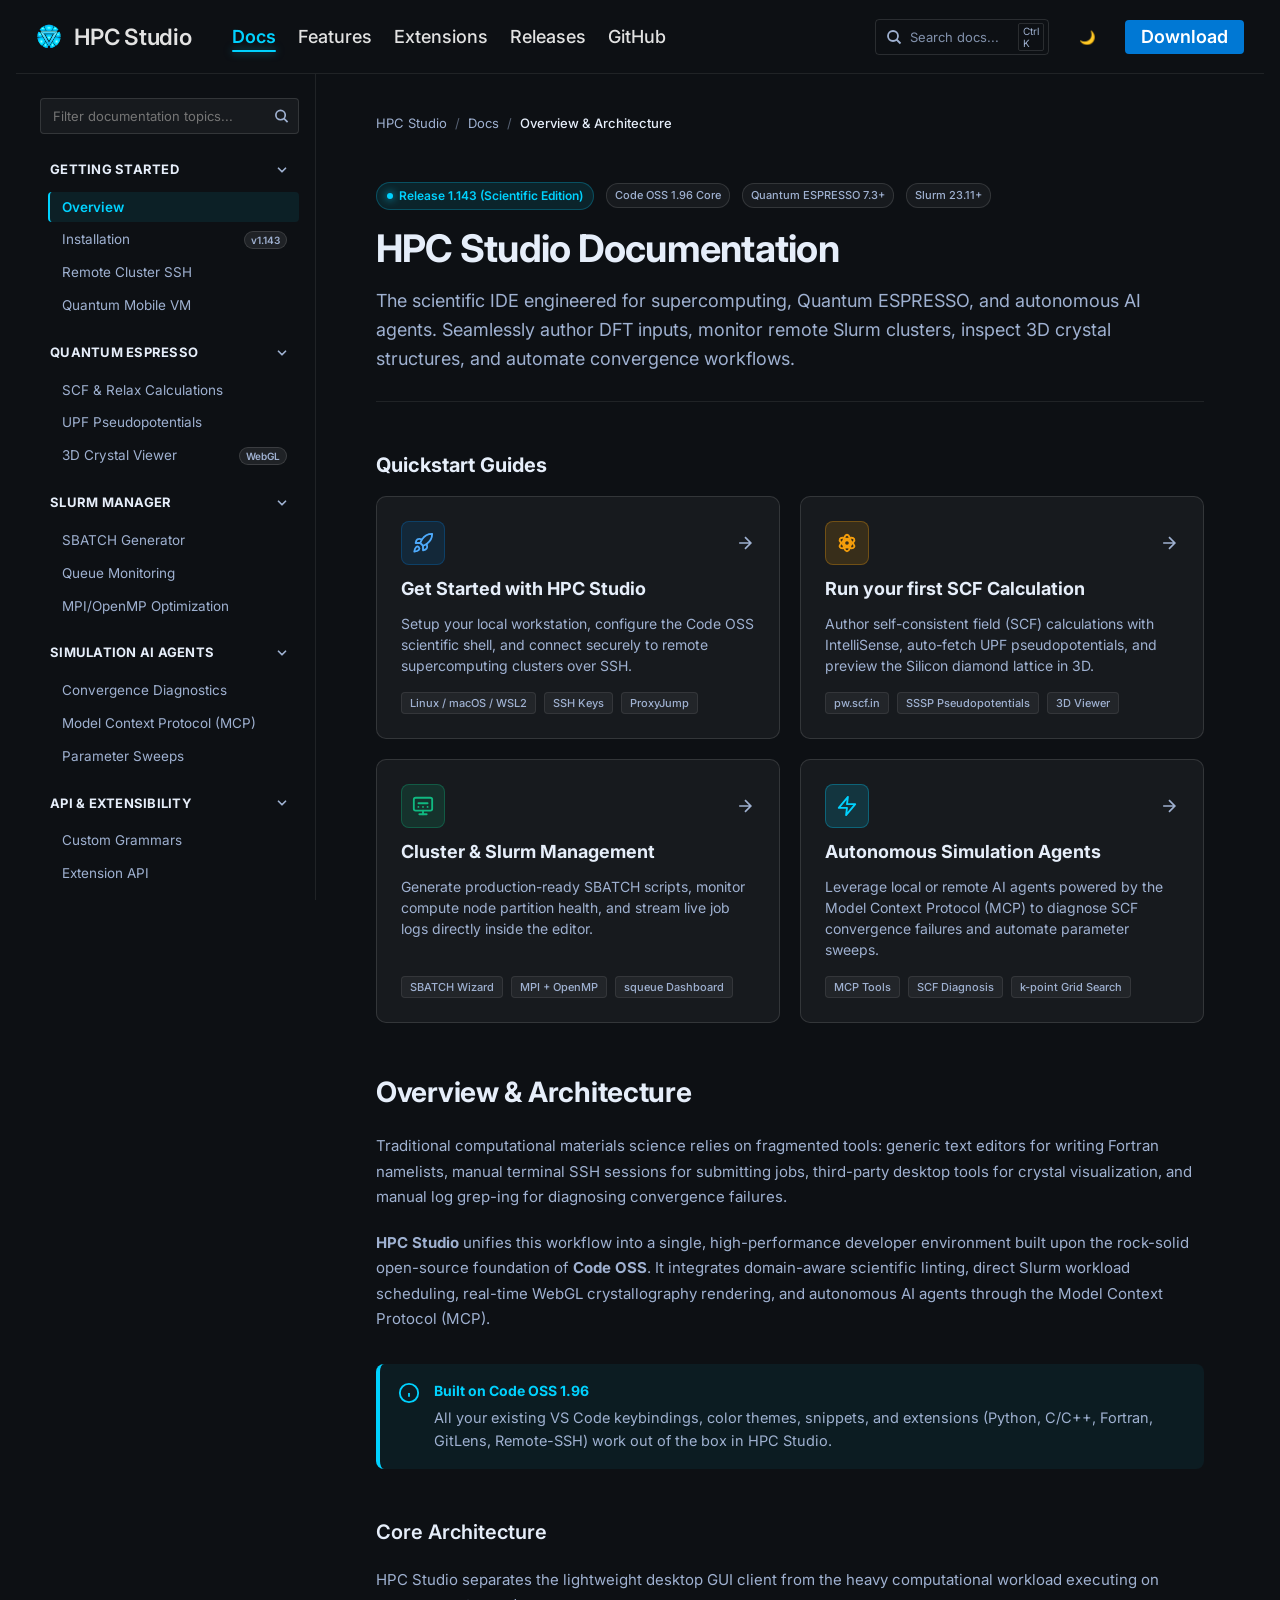
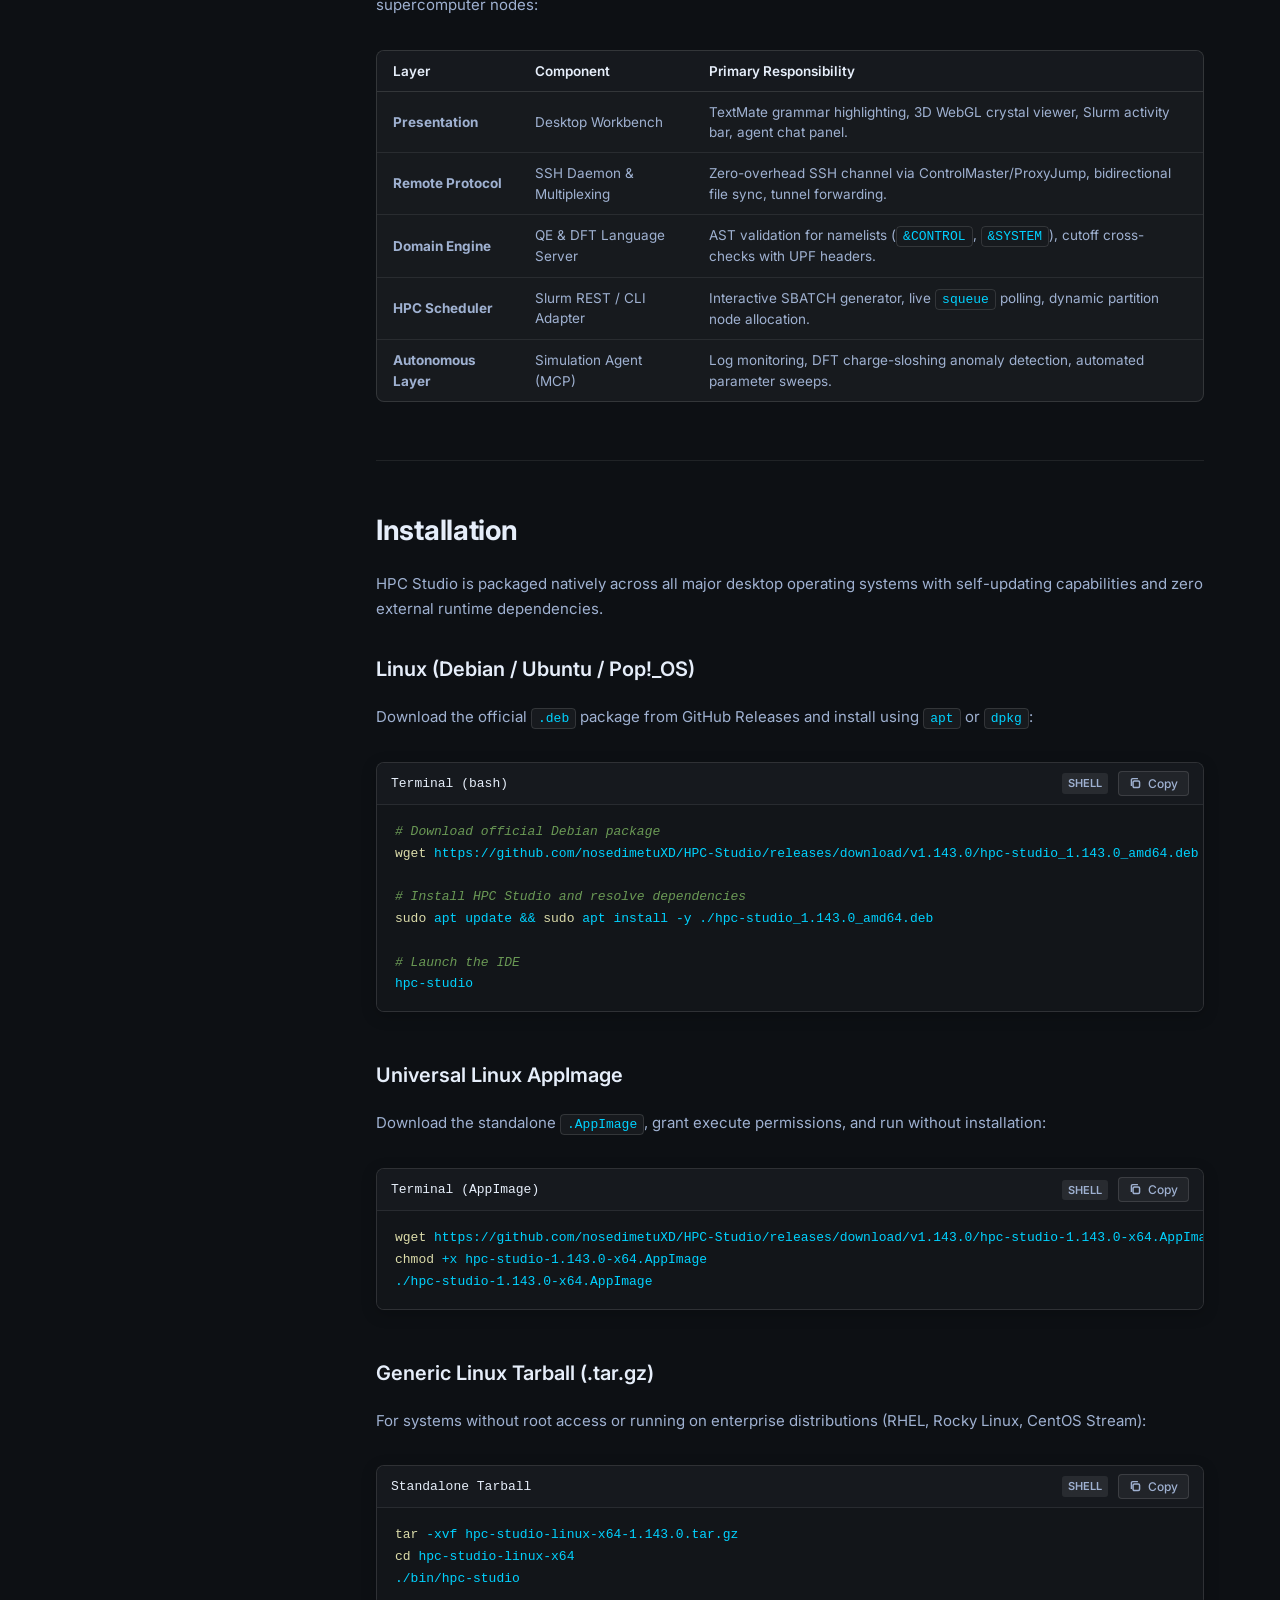
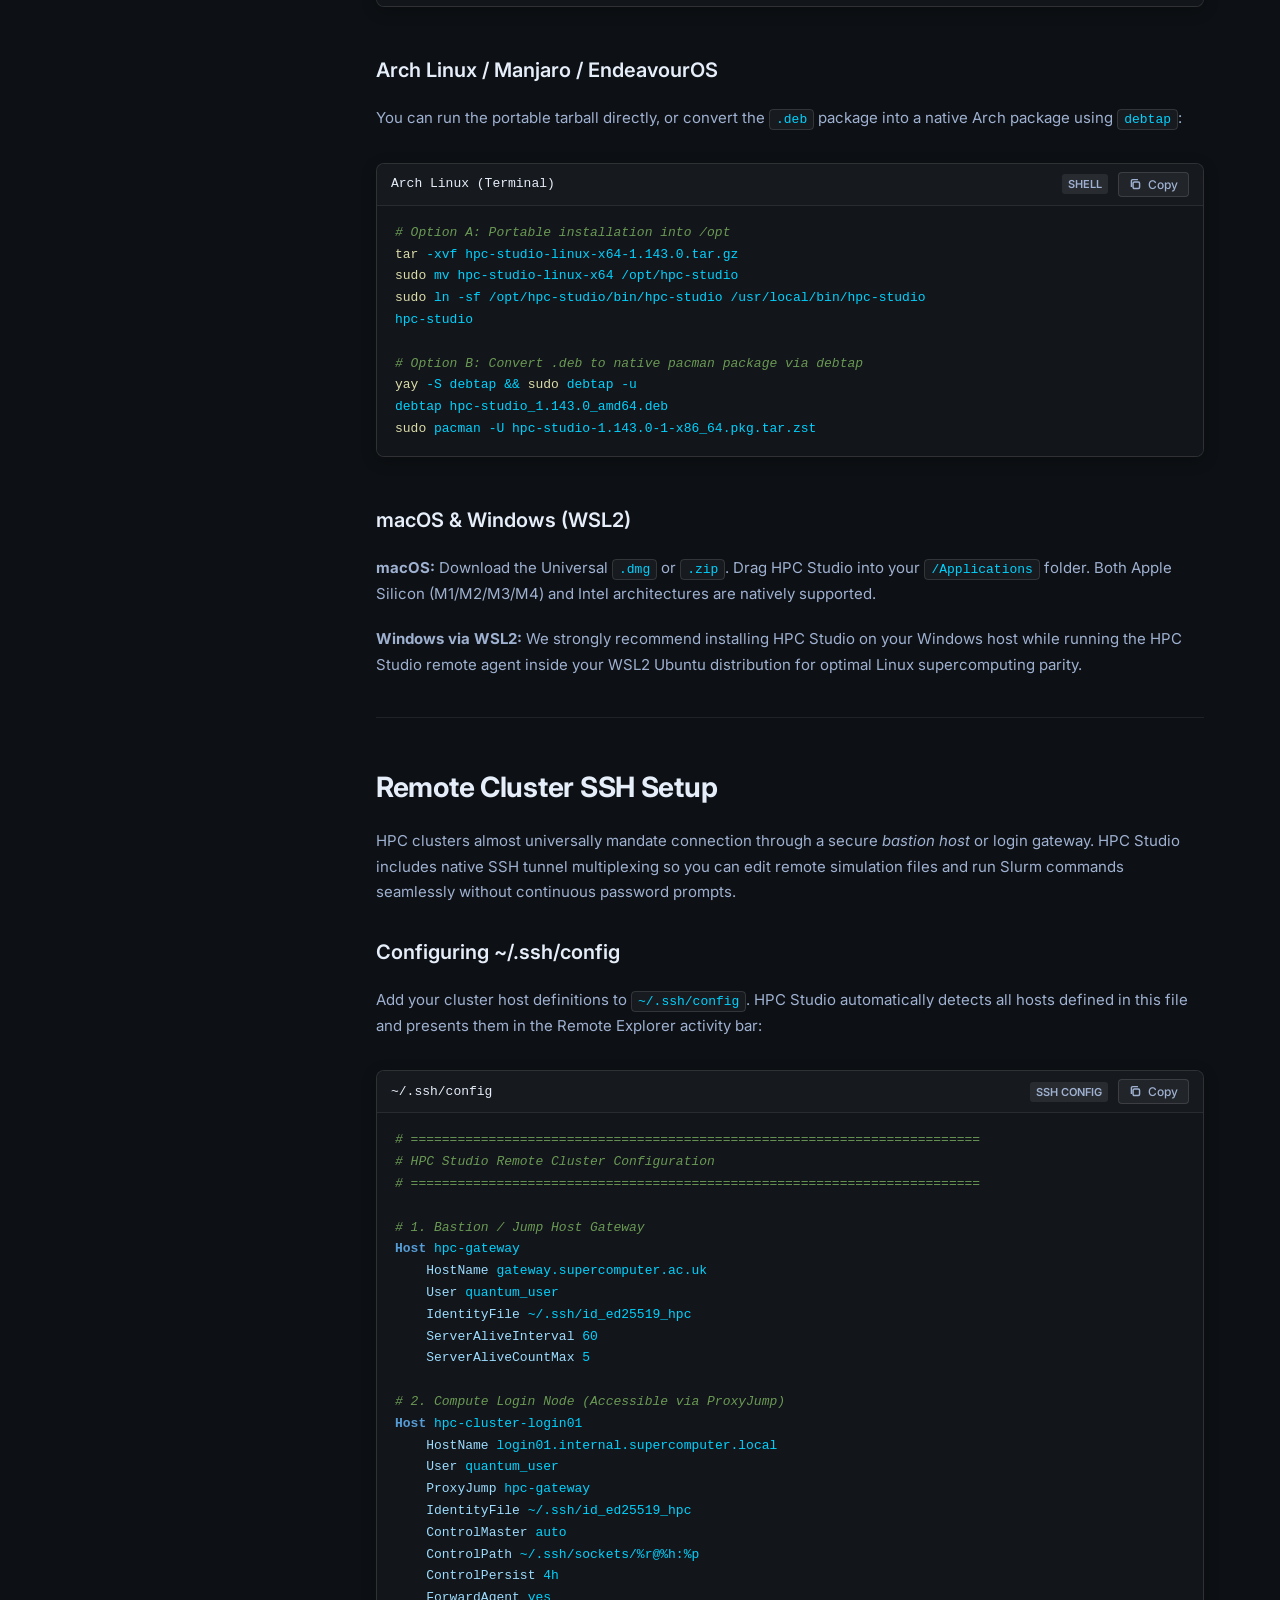
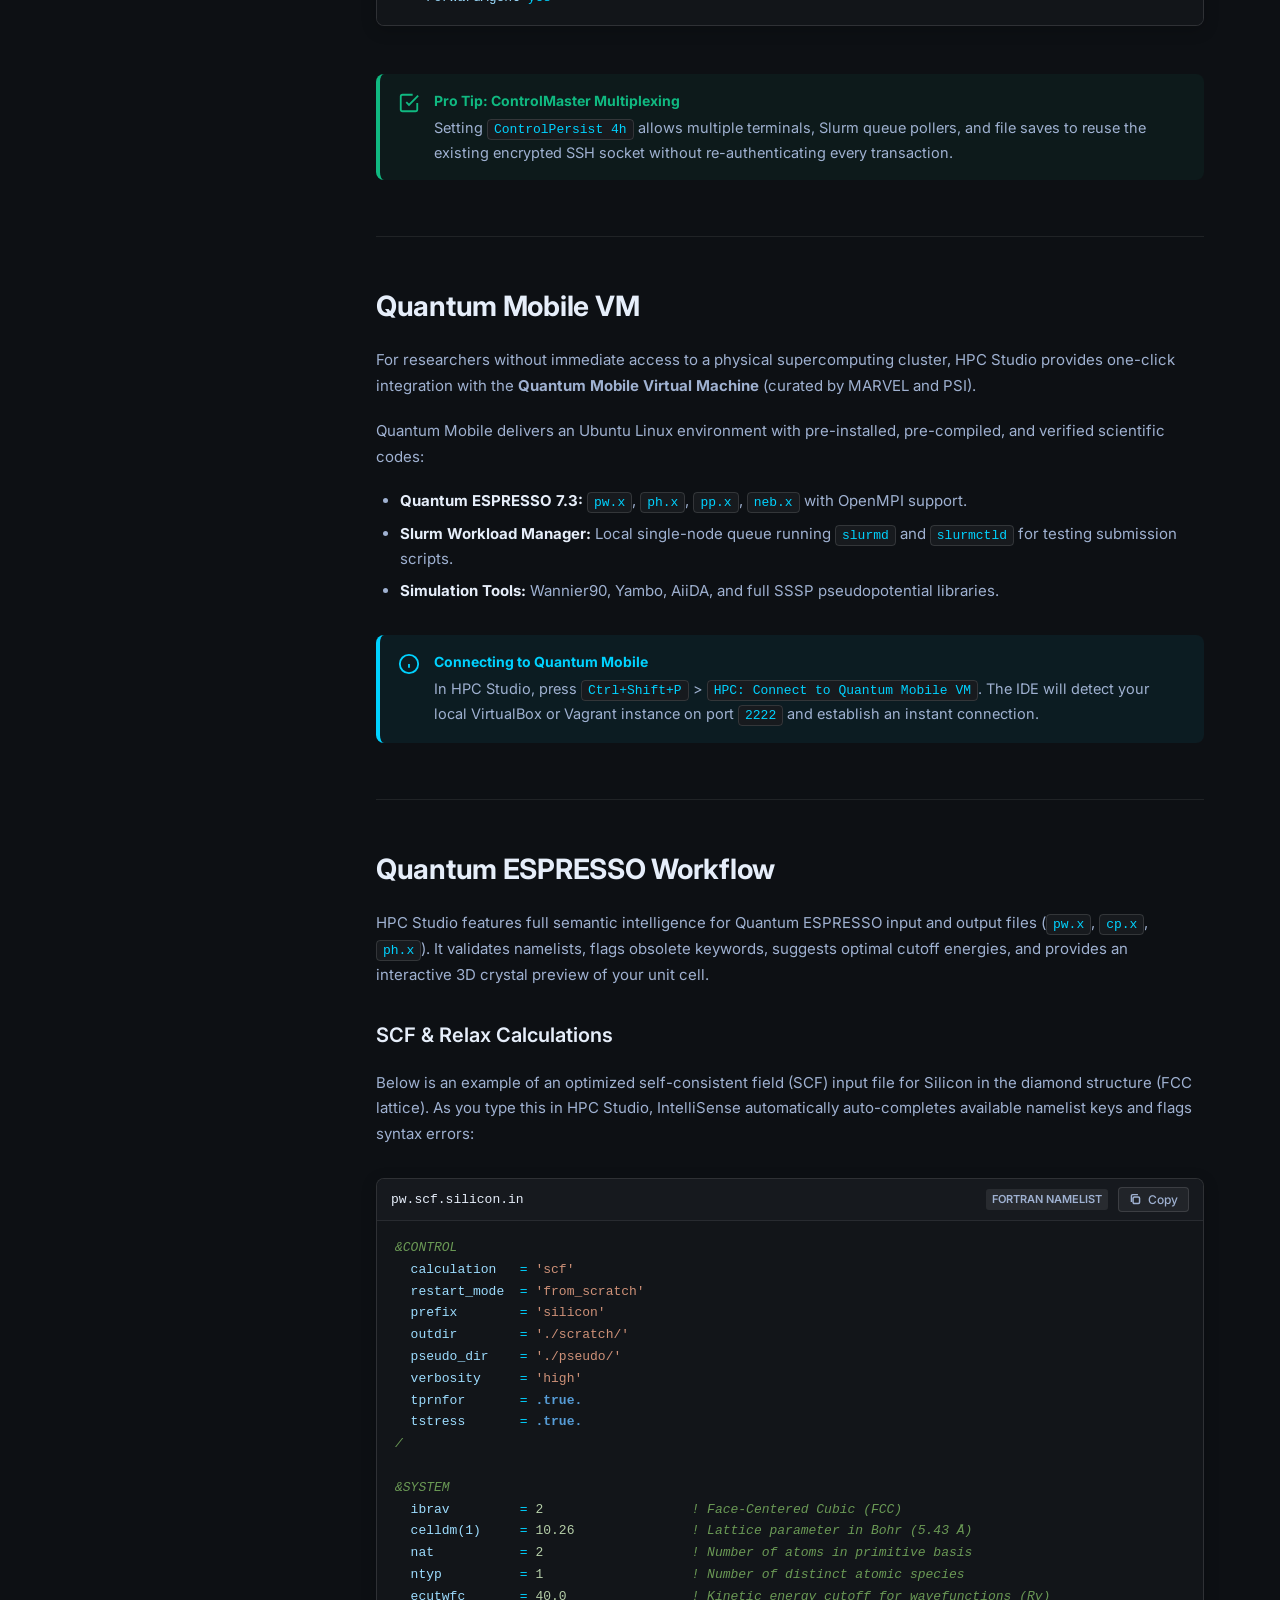
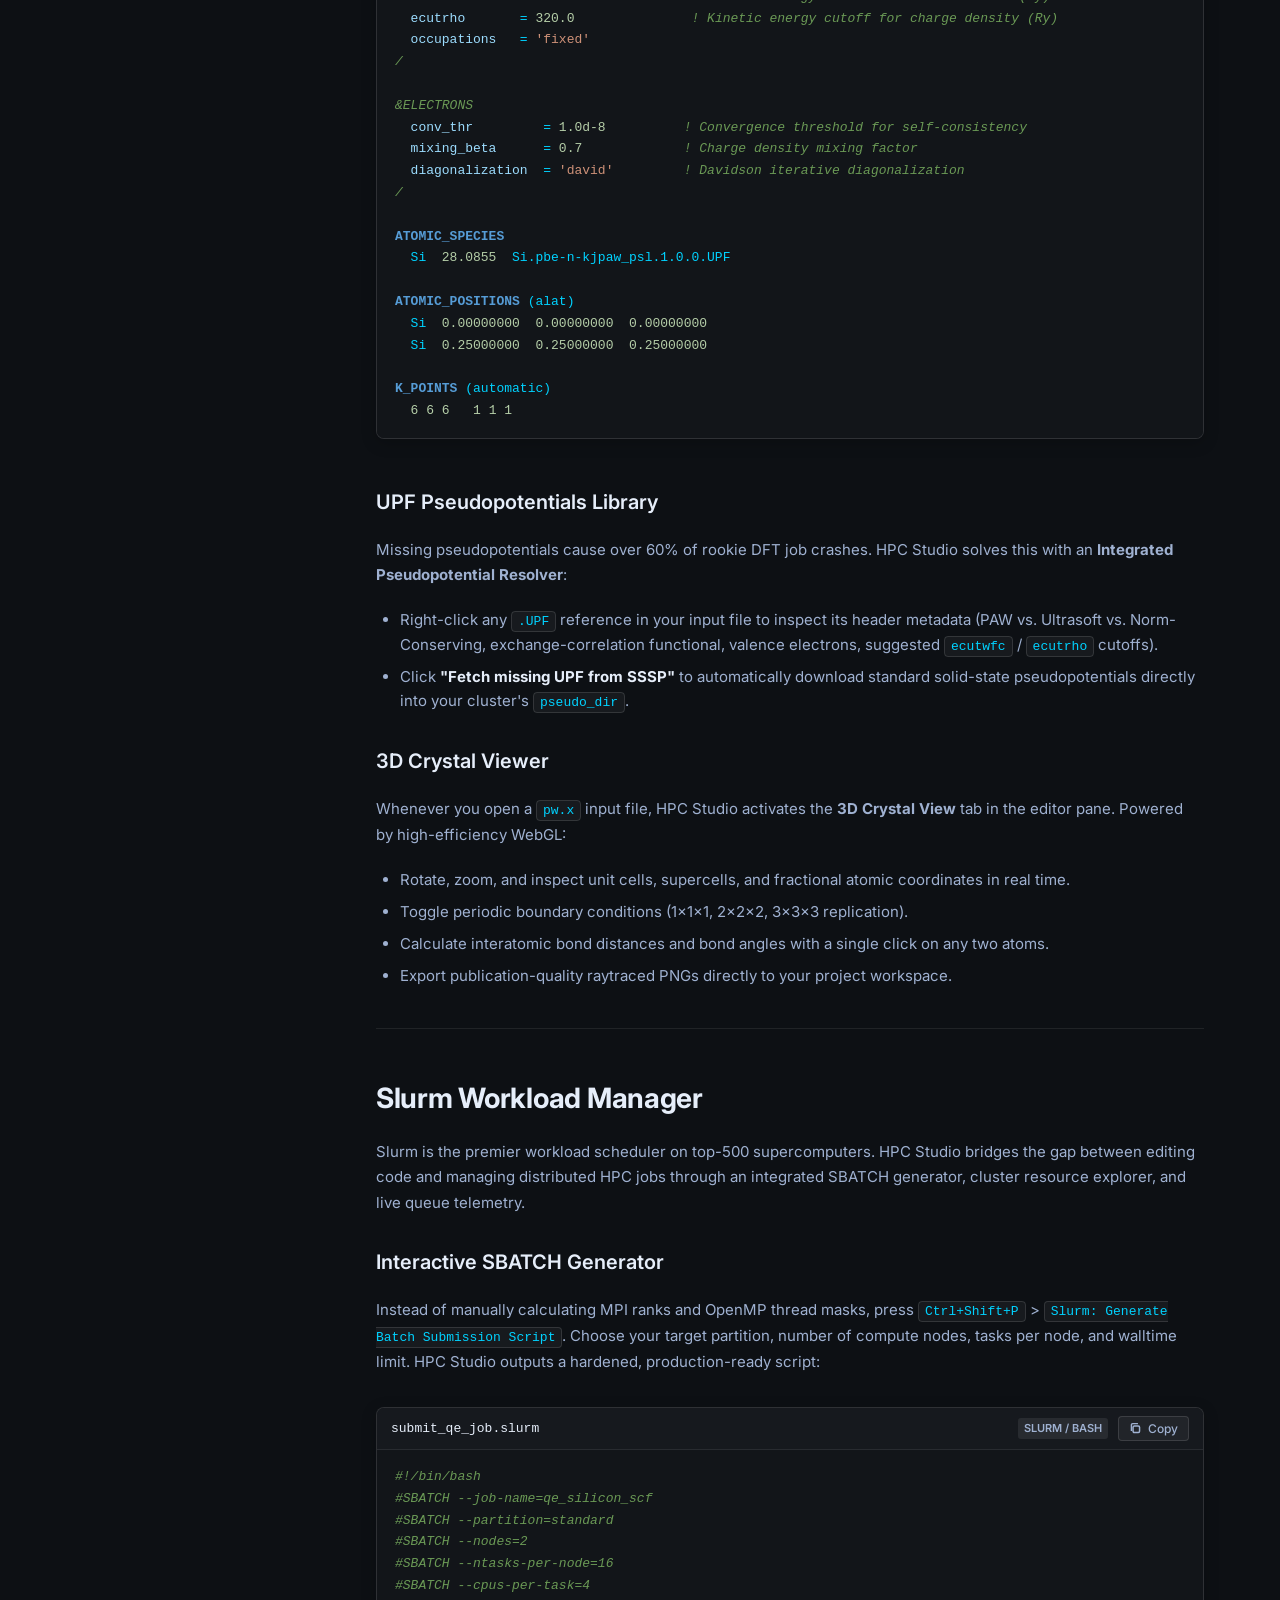
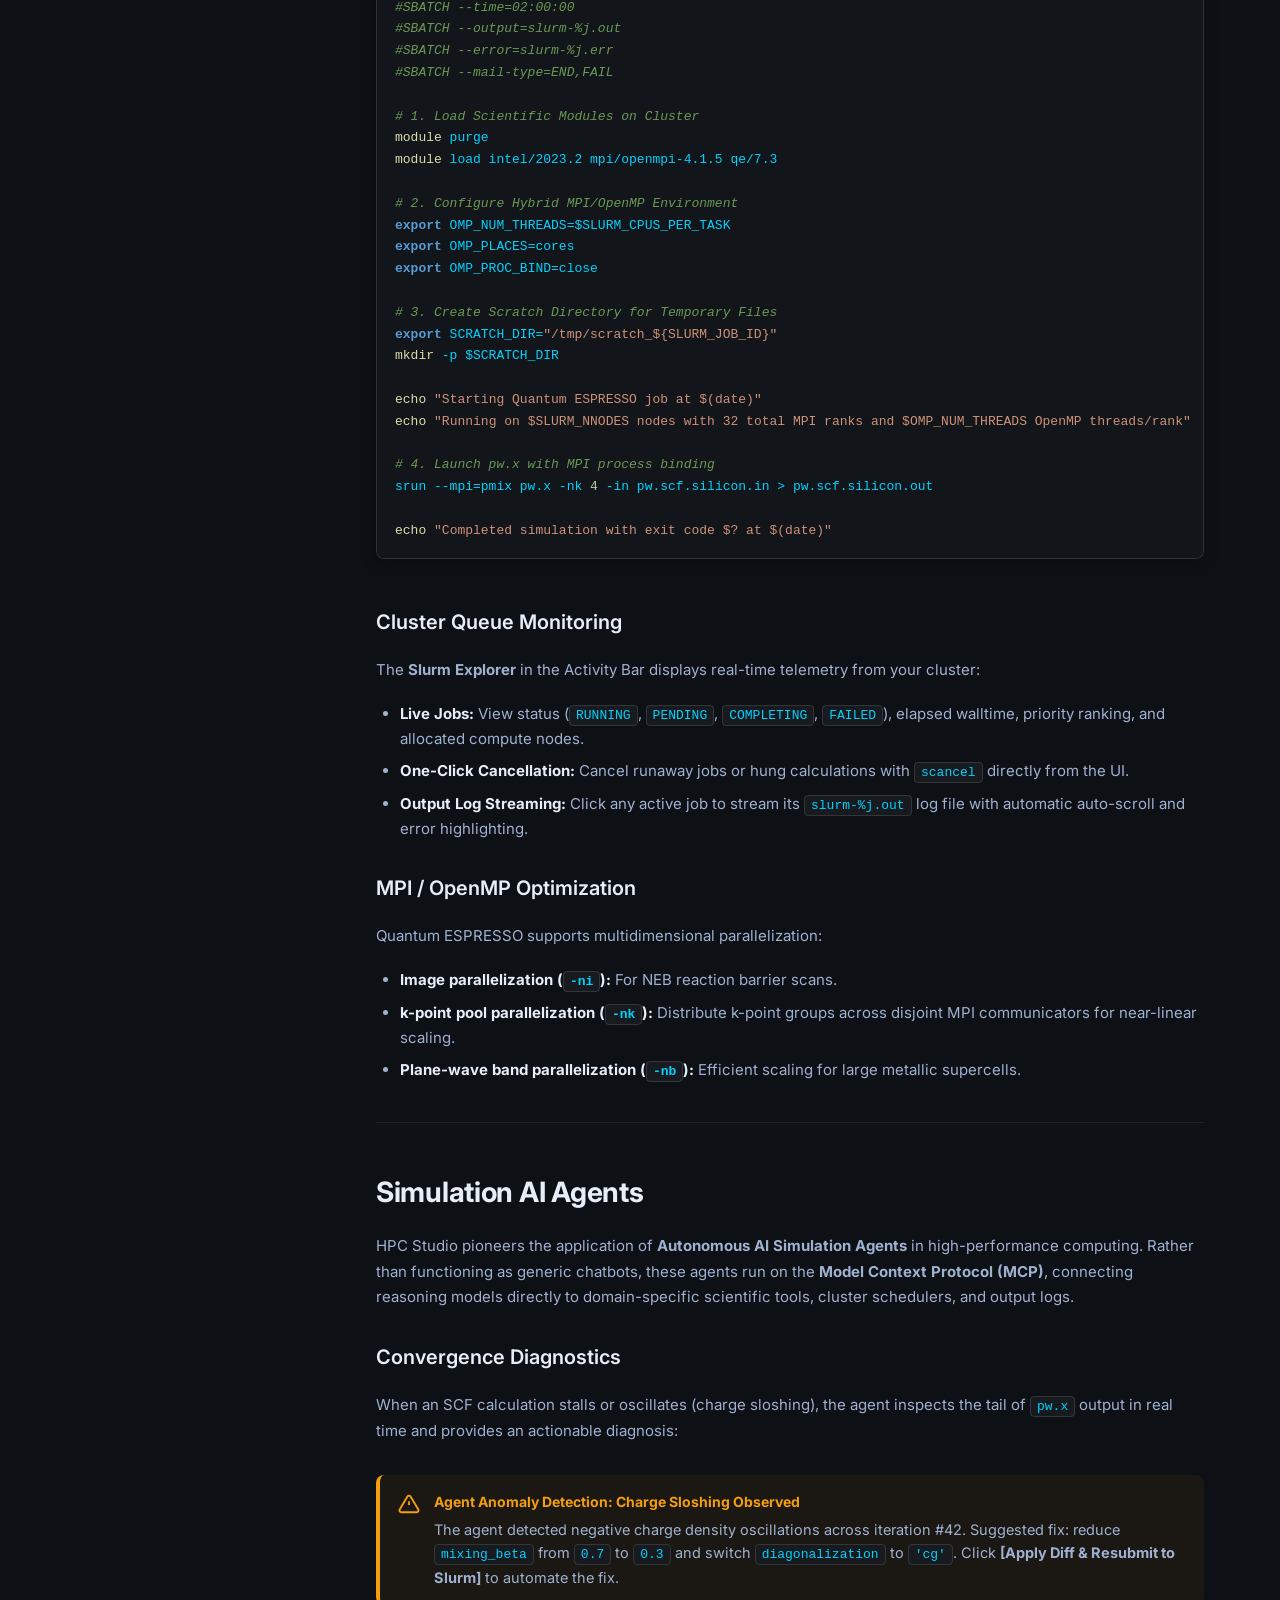
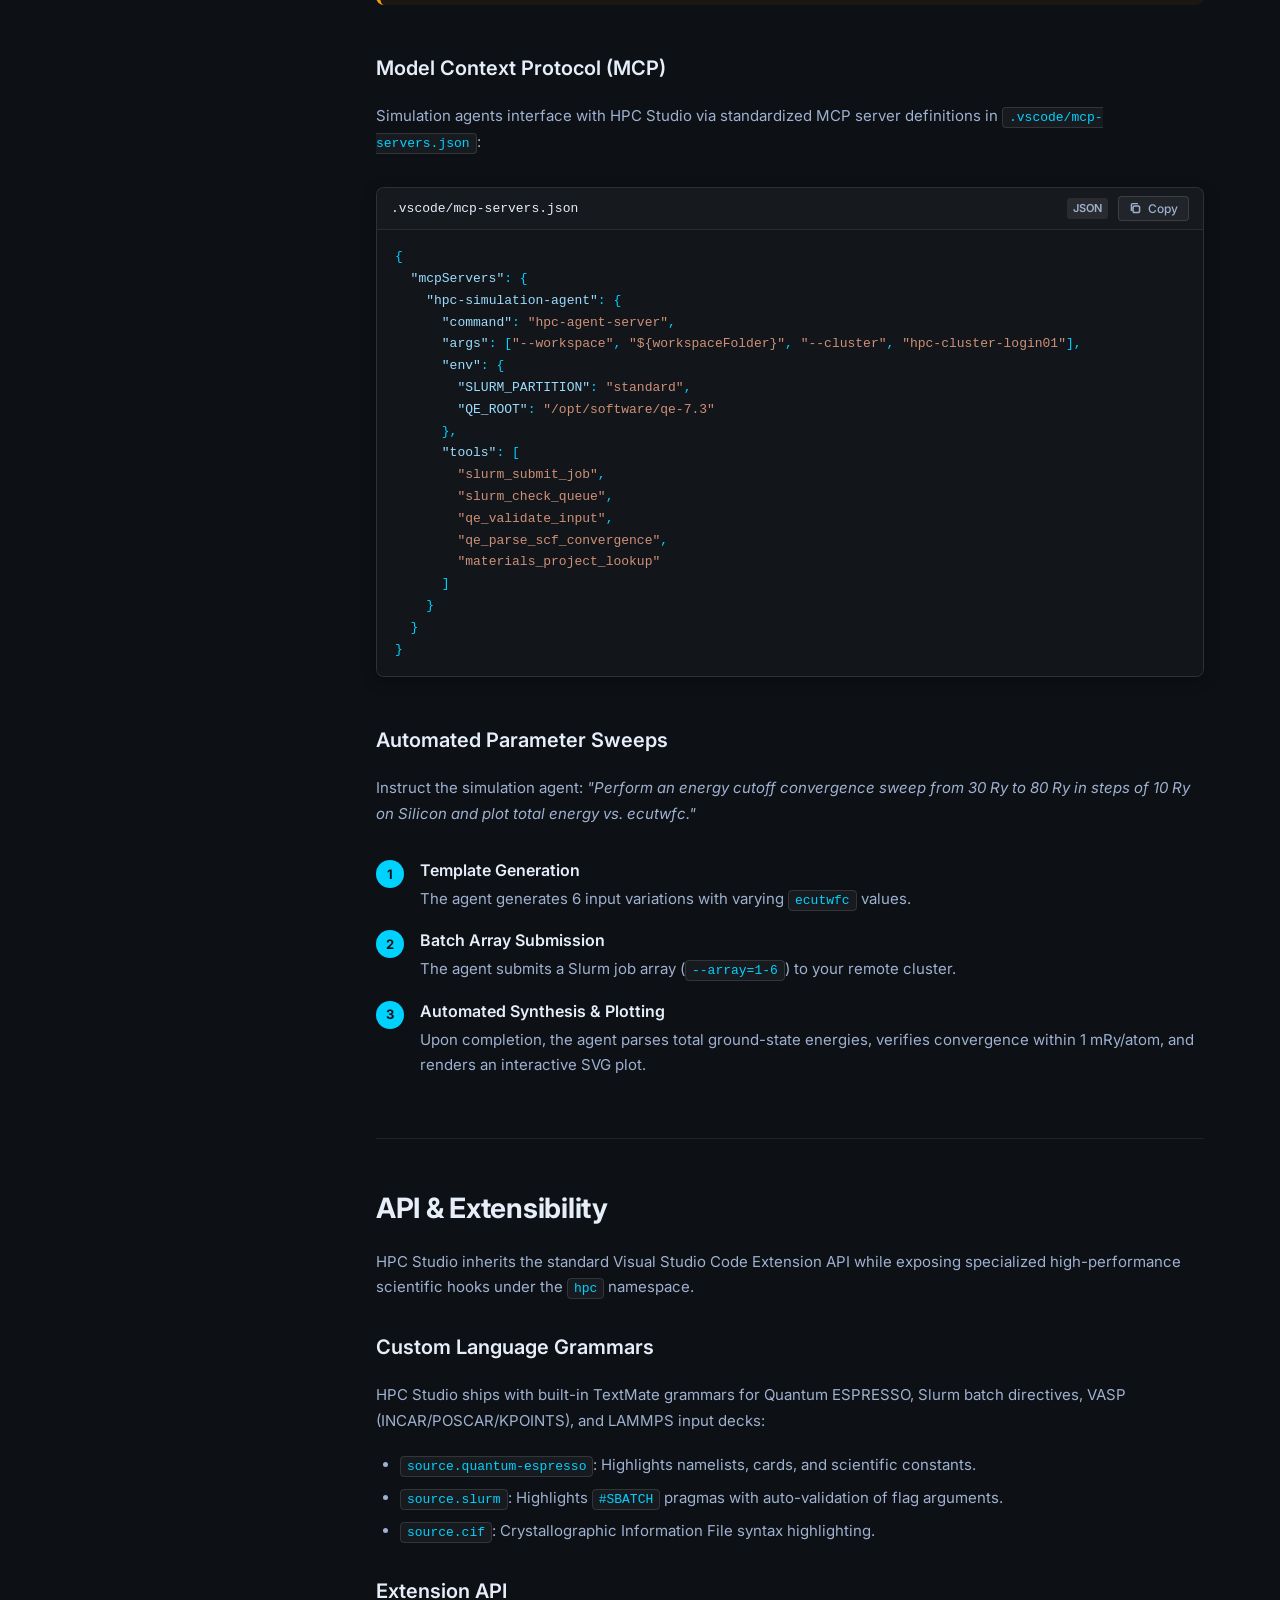
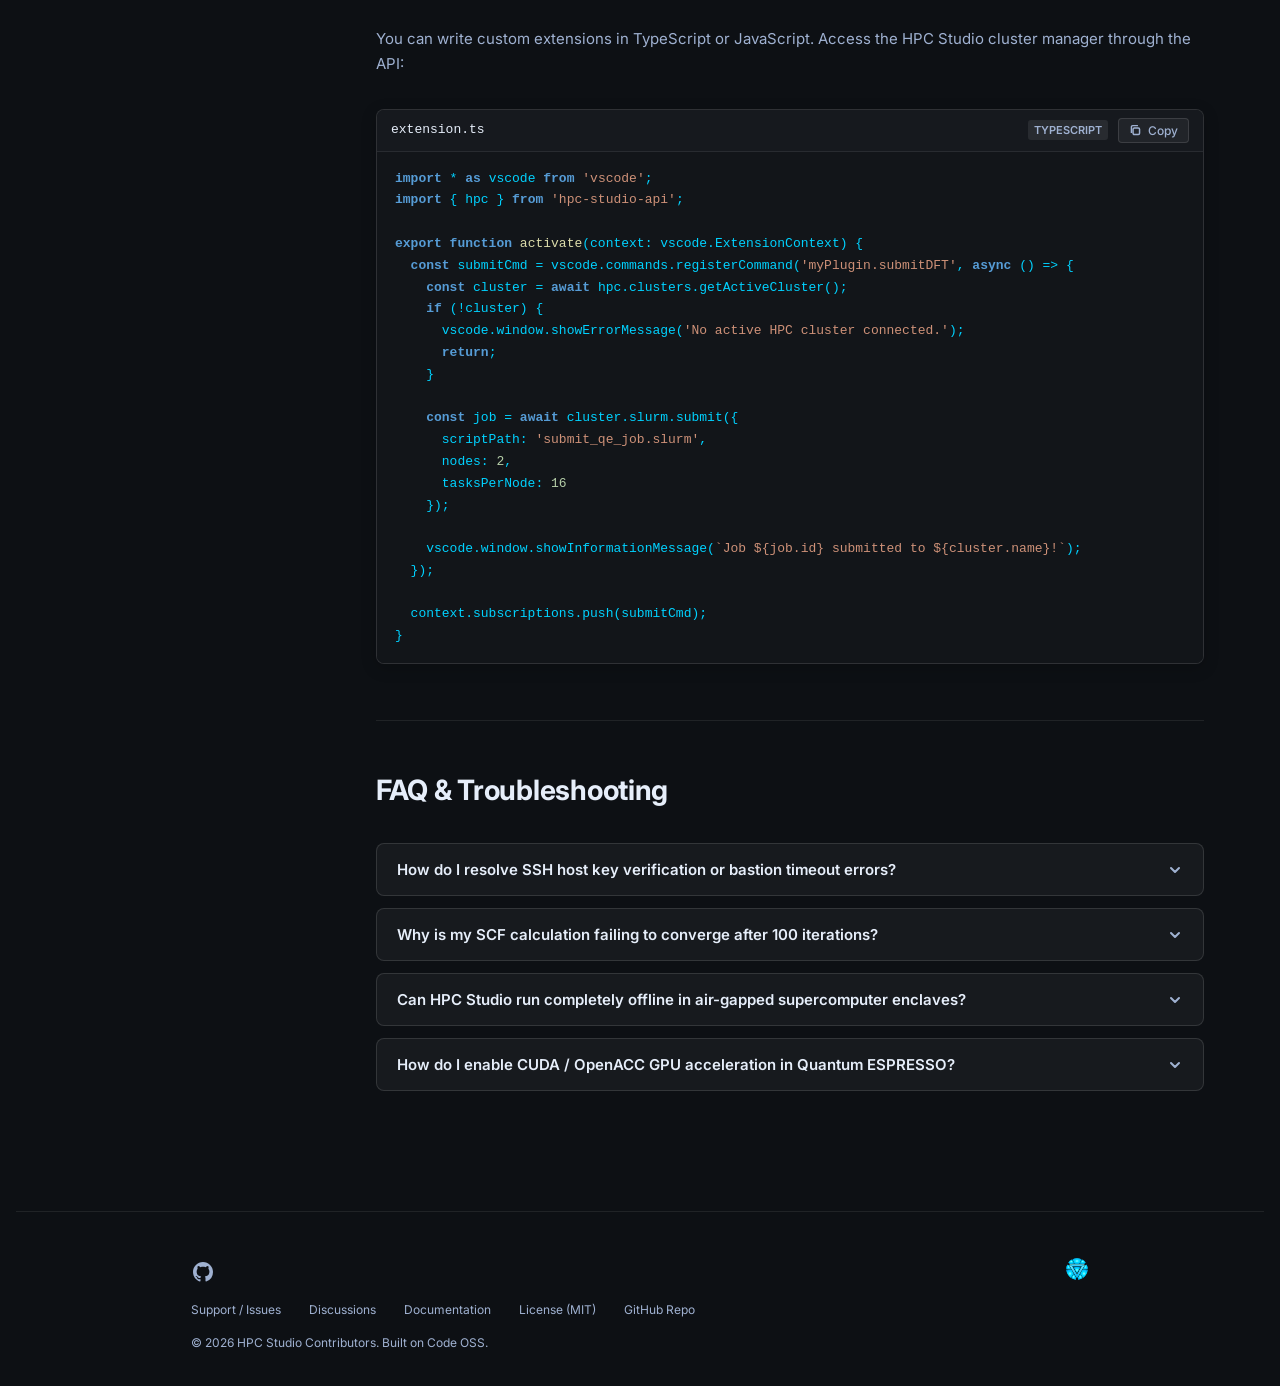
<file: docs/index.html>
<!DOCTYPE html>
<html lang="en" data-theme="dark">
<head>
  <meta charset="UTF-8">
  <meta name="viewport" content="width=device-width, initial-scale=1.0">
  <title>Documentation - HPC Studio | The Scientific IDE for Supercomputing</title>
  <meta name="description" content="Comprehensive documentation for HPC Studio: The scientific IDE engineered for supercomputing, Quantum ESPRESSO, Slurm workload management, and autonomous AI simulation agents.">
  <meta name="keywords" content="HPC Studio Documentation, Quantum ESPRESSO tutorial, Slurm batch script, Supercomputing IDE, DFT, Materials Science, AI Agents, MCP, Code OSS">

  <!-- Open Graph / Meta -->
  <meta property="og:type" content="article">
  <meta property="og:title" content="Documentation - HPC Studio">
  <meta property="og:description" content="Guides, tutorials, and API reference for Quantum ESPRESSO, Slurm cluster management, and AI simulation agents.">
  <meta property="og:url" content="https://hpc-studio.dev/docs.html">

  <!-- CSS Design System -->
  <link rel="stylesheet" href="../css/variables.css">
  <link rel="stylesheet" href="../css/styles.css">
  <link rel="stylesheet" href="../css/docs.css">
  <link rel="icon" type="image/svg+xml" href="../assets/icons/hpc-studio.svg">
</head>
<body>

  <div class="page-wrapper">
    <!-- =========================================================================
         1. TOP NAVIGATION (Matching Site, 74px)
         ========================================================================= -->
    <header class="main-navigation" role="banner">
      <div class="nav-links-cluster">
        <a href="../" class="brand-container" aria-label="HPC Studio Home">
          <!-- Official HPC Studio Arc Reactor Logo -->
          <img src="../assets/icons/hpc-studio.svg" class="brand-logo-svg" alt="HPC Studio Logo" width="26" height="26">
          <span class="brand-name">HPC Studio</span>
        </a>

        <nav class="site-links" aria-label="Main Navigation">
          <a href="../docs/" class="nav-link-item active" aria-current="page">Docs</a>
          <a href="../features/" class="nav-link-item">Features</a>
          <a href="../extensions/" class="nav-link-item">Extensions</a>
          <a href="https://github.com/nosedimetuXD/HPC-Studio/releases" target="_blank" rel="noopener noreferrer" class="nav-link-item">Releases</a>
          <a href="https://github.com/nosedimetuXD/HPC-Studio" target="_blank" rel="noopener noreferrer" class="nav-link-item">GitHub</a>
        </nav>
      </div>

      <div class="nav-actions">
        <div class="search-box-pill" role="search" id="nav-search-box">
          <svg viewBox="0 0 16 16" fill="none" stroke="currentColor" stroke-width="1.8" aria-hidden="true">
            <circle cx="7" cy="7" r="5"/>
            <line x1="10.5" y1="10.5" x2="14.5" y2="14.5"/>
          </svg>
          <div class="nav-doc-search-wrapper">
            <input type="text" id="nav-search-input" class="nav-doc-search-input" placeholder="Search docs..." aria-label="Search documentation">
          </div>
          <span class="keyboard-shortcut-badge">Ctrl K</span>
        </div>

        <button id="theme-toggle-btn" class="theme-toggle-action" title="Toggle color theme" aria-label="Toggle theme">
          <span id="theme-toggle-icon" aria-hidden="true">🌙</span>
        </button>

        <a href="https://github.com/nosedimetuXD/HPC-Studio/releases/tag/v1.143.0" class="nav-download-button">
          <span class="btn-main-text">Download</span>
        </a>
      </div>
    </header>

    <!-- Mobile Navigation Drawer Bar (<960px) -->
    <div class="docs-mobile-bar" aria-label="Mobile Documentation Controls">
      <button id="docs-mobile-sidebar-toggle" class="docs-mobile-toggle-btn" aria-expanded="false" aria-controls="docs-sidebar">
        <svg viewBox="0 0 24 24" fill="none" stroke="currentColor" stroke-width="2" aria-hidden="true">
          <line x1="3" y1="12" x2="21" y2="12"></line>
          <line x1="3" y1="6" x2="21" y2="6"></line>
          <line x1="3" y1="18" x2="21" y2="18"></line>
        </svg>
        <span>Table of Contents</span>
      </button>
      <span style="font-size: 13px; color: var(--color-arc-cyan); font-weight: 600;">v1.143</span>
    </div>

    <!-- =========================================================================
         2. TWO-COLUMN DOCUMENTATION PORTAL
         ========================================================================= -->
    <div class="docs-layout-container">
      
      <!-- -----------------------------------------------------------------------
           LEFT SIDEBAR: Collapsible Table of Contents & Topic Filter
           ----------------------------------------------------------------------- -->
      <aside class="docs-sidebar" id="docs-sidebar" aria-label="Documentation Navigation">
        <!-- Topic Quick Search -->
        <div class="docs-sidebar-filter">
          <input type="text" id="docs-filter-input" placeholder="Filter documentation topics..." aria-label="Filter documentation topics">
          <svg viewBox="0 0 16 16" fill="none" stroke="currentColor" stroke-width="1.8" aria-hidden="true">
            <circle cx="7" cy="7" r="5"/>
            <line x1="10.5" y1="10.5" x2="14.5" y2="14.5"/>
          </svg>
        </div>

        <nav class="docs-nav-tree" aria-label="Documentation Categories">
          
          <!-- Group 1: Getting Started -->
          <div class="docs-nav-group">
            <div class="docs-nav-group-header" tabindex="0" role="button" aria-expanded="true">
              <span class="group-title-cluster">
                <span>Getting Started</span>
              </span>
              <svg class="group-chevron" viewBox="0 0 16 16" fill="none" stroke="currentColor" stroke-width="2" aria-hidden="true">
                <path d="M4 6l4 4 4-4" stroke-linecap="round" stroke-linejoin="round"/>
              </svg>
            </div>
            <div class="docs-nav-group-items">
              <a href="#overview" class="docs-topic-link active" data-topic-title="Overview & Architecture">
                <span>Overview</span>
              </a>
              <a href="#installation" class="docs-topic-link" data-topic-title="Installation Guide">
                <span>Installation</span>
                <span class="docs-topic-badge">v1.143</span>
              </a>
              <a href="#ssh-setup" class="docs-topic-link" data-topic-title="Remote Cluster SSH Setup">
                <span>Remote Cluster SSH</span>
              </a>
              <a href="#quantum-mobile" class="docs-topic-link" data-topic-title="Quantum Mobile VM">
                <span>Quantum Mobile VM</span>
              </a>
            </div>
          </div>

          <!-- Group 2: Quantum ESPRESSO -->
          <div class="docs-nav-group">
            <div class="docs-nav-group-header" tabindex="0" role="button" aria-expanded="true">
              <span class="group-title-cluster">
                <span>Quantum ESPRESSO</span>
              </span>
              <svg class="group-chevron" viewBox="0 0 16 16" fill="none" stroke="currentColor" stroke-width="2" aria-hidden="true">
                <path d="M4 6l4 4 4-4" stroke-linecap="round" stroke-linejoin="round"/>
              </svg>
            </div>
            <div class="docs-nav-group-items">
              <a href="#qe-scf-relax" class="docs-topic-link" data-topic-title="SCF & Relax Calculations">
                <span>SCF &amp; Relax Calculations</span>
              </a>
              <a href="#qe-pseudopotentials" class="docs-topic-link" data-topic-title="UPF Pseudopotentials Library">
                <span>UPF Pseudopotentials</span>
              </a>
              <a href="#qe-crystal-viewer" class="docs-topic-link" data-topic-title="3D Crystal Viewer">
                <span>3D Crystal Viewer</span>
                <span class="docs-topic-badge">WebGL</span>
              </a>
            </div>
          </div>

          <!-- Group 3: Slurm Workload Manager -->
          <div class="docs-nav-group">
            <div class="docs-nav-group-header" tabindex="0" role="button" aria-expanded="true">
              <span class="group-title-cluster">
                <span>Slurm Manager</span>
              </span>
              <svg class="group-chevron" viewBox="0 0 16 16" fill="none" stroke="currentColor" stroke-width="2" aria-hidden="true">
                <path d="M4 6l4 4 4-4" stroke-linecap="round" stroke-linejoin="round"/>
              </svg>
            </div>
            <div class="docs-nav-group-items">
              <a href="#slurm-sbatch" class="docs-topic-link" data-topic-title="SBATCH Generator">
                <span>SBATCH Generator</span>
              </a>
              <a href="#slurm-queue" class="docs-topic-link" data-topic-title="Cluster Queue Monitoring">
                <span>Queue Monitoring</span>
              </a>
              <a href="#slurm-mpi-openmp" class="docs-topic-link" data-topic-title="MPI / OpenMP Optimization">
                <span>MPI/OpenMP Optimization</span>
              </a>
            </div>
          </div>

          <!-- Group 4: Simulation AI Agents -->
          <div class="docs-nav-group">
            <div class="docs-nav-group-header" tabindex="0" role="button" aria-expanded="true">
              <span class="group-title-cluster">
                <span>Simulation AI Agents</span>
              </span>
              <svg class="group-chevron" viewBox="0 0 16 16" fill="none" stroke="currentColor" stroke-width="2" aria-hidden="true">
                <path d="M4 6l4 4 4-4" stroke-linecap="round" stroke-linejoin="round"/>
              </svg>
            </div>
            <div class="docs-nav-group-items">
              <a href="#agents-convergence" class="docs-topic-link" data-topic-title="Convergence Diagnostics">
                <span>Convergence Diagnostics</span>
              </a>
              <a href="#agents-mcp" class="docs-topic-link" data-topic-title="Model Context Protocol (MCP)">
                <span>Model Context Protocol (MCP)</span>
              </a>
              <a href="#agents-sweeps" class="docs-topic-link" data-topic-title="Parameter Sweeps">
                <span>Parameter Sweeps</span>
              </a>
            </div>
          </div>

          <!-- Group 5: API & Extensibility -->
          <div class="docs-nav-group">
            <div class="docs-nav-group-header" tabindex="0" role="button" aria-expanded="true">
              <span class="group-title-cluster">
                <span>API &amp; Extensibility</span>
              </span>
              <svg class="group-chevron" viewBox="0 0 16 16" fill="none" stroke="currentColor" stroke-width="2" aria-hidden="true">
                <path d="M4 6l4 4 4-4" stroke-linecap="round" stroke-linejoin="round"/>
              </svg>
            </div>
            <div class="docs-nav-group-items">
              <a href="#api-grammars" class="docs-topic-link" data-topic-title="Custom Language Grammars">
                <span>Custom Grammars</span>
              </a>
              <a href="#api-extensions" class="docs-topic-link" data-topic-title="Extension API">
                <span>Extension API</span>
              </a>
            </div>
          </div>

          <!-- Group 6: FAQ & Troubleshooting -->
          <div class="docs-nav-group">
            <div class="docs-nav-group-header" tabindex="0" role="button" aria-expanded="true">
              <span class="group-title-cluster">
                <span>FAQ &amp; Troubleshooting</span>
              </span>
              <svg class="group-chevron" viewBox="0 0 16 16" fill="none" stroke="currentColor" stroke-width="2" aria-hidden="true">
                <path d="M4 6l4 4 4-4" stroke-linecap="round" stroke-linejoin="round"/>
              </svg>
            </div>
            <div class="docs-nav-group-items">
              <a href="#faq" class="docs-topic-link" data-topic-title="FAQ & Troubleshooting">
                <span>Troubleshooting Guide</span>
              </a>
            </div>
          </div>

        </nav>
      </aside>

      <!-- -----------------------------------------------------------------------
           MAIN CONTENT AREA
           ----------------------------------------------------------------------- -->
      <main class="docs-main-content" id="main-content" role="main">

        <!-- Breadcrumbs -->
        <nav class="docs-breadcrumbs" aria-label="Breadcrumb">
          <a href="../">HPC Studio</a>
          <span class="sep">/</span>
          <a href="../docs/">Docs</a>
          <span class="sep">/</span>
          <span class="current">Overview</span>
        </nav>

        <!-- Hero / Header -->
        <header class="docs-hero-header">
          <div class="docs-version-badge-row">
            <span class="docs-pill">
              <span class="docs-pill-pulse"></span>
              Release 1.143 (Scientific Edition)
            </span>
            <span class="docs-pill-secondary">Code OSS 1.96 Core</span>
            <span class="docs-pill-secondary">Quantum ESPRESSO 7.3+</span>
            <span class="docs-pill-secondary">Slurm 23.11+</span>
          </div>

          <h1 class="docs-hero-title">HPC Studio Documentation</h1>
          <p class="docs-hero-subtitle">
            The scientific IDE engineered for supercomputing, Quantum ESPRESSO, and autonomous AI agents. Seamlessly author DFT inputs, monitor remote Slurm clusters, inspect 3D crystal structures, and automate convergence workflows.
          </p>
        </header>

        <!-- Quickstart Feature Cards Grid (4 Cards) -->
        <section aria-labelledby="quickstart-title">
          <h2 id="quickstart-title" class="quickstart-section-heading">
            <span>Quickstart Guides</span>
          </h2>
          <div class="quickstart-cards-grid">
            
            <!-- Card 1: Get Started -->
            <a href="#overview" class="quickstart-card">
              <div class="quickstart-card-top">
                <div class="quickstart-icon-box">
                  <svg viewBox="0 0 24 24" fill="none" stroke="currentColor" stroke-width="2" stroke-linecap="round" stroke-linejoin="round" aria-hidden="true" style="width:22px;height:22px;">
                    <path d="M4.5 16.5c-1.5 1.26-2 5-2 5s3.74-.5 5-2c.71-.84.7-2.13-.09-2.91a2.18 2.18 0 0 0-2.91-.09z"/>
                    <path d="M12 15l-3-3a22 22 0 0 1 2-3.95A12.88 12.88 0 0 1 22 2c0 2.72-.78 7.5-6 11a22.35 22.35 0 0 1-4 2z"/>
                    <path d="M9 12H4s.55-3.03 2-4c1.62-1.08 5 0 5 0"/>
                    <path d="M12 15v5s3.03-.55 4-2c1.08-1.62 0-5 0-5"/>
                  </svg>
                </div>
                <svg class="quickstart-arrow" viewBox="0 0 24 24" fill="none" stroke="currentColor" stroke-width="2" aria-hidden="true">
                  <path d="M5 12h14M12 5l7 7-7 7"/>
                </svg>
              </div>
              <h3 class="quickstart-card-title">Get Started with HPC Studio</h3>
              <p class="quickstart-card-desc">
                Setup your local workstation, configure the Code OSS scientific shell, and connect securely to remote supercomputing clusters over SSH.
              </p>
              <div class="quickstart-tags">
                <span class="quickstart-tag">Linux / macOS / WSL2</span>
                <span class="quickstart-tag">SSH Keys</span>
                <span class="quickstart-tag">ProxyJump</span>
              </div>
            </a>

            <!-- Card 2: Run your first SCF -->
            <a href="#quantum-espresso" class="quickstart-card">
              <div class="quickstart-card-top">
                <div class="quickstart-icon-box">
                  <svg viewBox="0 0 24 24" fill="none" stroke="currentColor" stroke-width="2" stroke-linecap="round" stroke-linejoin="round" aria-hidden="true" style="width:22px;height:22px;">
                    <circle cx="12" cy="12" r="3"/>
                    <ellipse cx="12" cy="12" rx="9" ry="4" transform="rotate(30 12 12)"/>
                    <ellipse cx="12" cy="12" rx="9" ry="4" transform="rotate(90 12 12)"/>
                    <ellipse cx="12" cy="12" rx="9" ry="4" transform="rotate(150 12 12)"/>
                  </svg>
                </div>
                <svg class="quickstart-arrow" viewBox="0 0 24 24" fill="none" stroke="currentColor" stroke-width="2" aria-hidden="true">
                  <path d="M5 12h14M12 5l7 7-7 7"/>
                </svg>
              </div>
              <h3 class="quickstart-card-title">Run your first SCF Calculation</h3>
              <p class="quickstart-card-desc">
                Author self-consistent field (SCF) calculations with IntelliSense, auto-fetch UPF pseudopotentials, and preview the Silicon diamond lattice in 3D.
              </p>
              <div class="quickstart-tags">
                <span class="quickstart-tag">pw.scf.in</span>
                <span class="quickstart-tag">SSSP Pseudopotentials</span>
                <span class="quickstart-tag">3D Viewer</span>
              </div>
            </a>

            <!-- Card 3: Cluster & Slurm Management -->
            <a href="#slurm" class="quickstart-card">
              <div class="quickstart-card-top">
                <div class="quickstart-icon-box">
                  <svg viewBox="0 0 24 24" fill="none" stroke="currentColor" stroke-width="2" stroke-linecap="round" stroke-linejoin="round" aria-hidden="true" style="width:22px;height:22px;">
                    <rect x="2" y="3" width="20" height="14" rx="2" ry="2"/>
                    <line x1="8" y1="21" x2="16" y2="21"/>
                    <line x1="12" y1="17" x2="12" y2="21"/>
                    <path d="M7 13h.01M12 13h.01M17 13h.01M7 9h10"/>
                  </svg>
                </div>
                <svg class="quickstart-arrow" viewBox="0 0 24 24" fill="none" stroke="currentColor" stroke-width="2" aria-hidden="true">
                  <path d="M5 12h14M12 5l7 7-7 7"/>
                </svg>
              </div>
              <h3 class="quickstart-card-title">Cluster &amp; Slurm Management</h3>
              <p class="quickstart-card-desc">
                Generate production-ready SBATCH scripts, monitor compute node partition health, and stream live job logs directly inside the editor.
              </p>
              <div class="quickstart-tags">
                <span class="quickstart-tag">SBATCH Wizard</span>
                <span class="quickstart-tag">MPI + OpenMP</span>
                <span class="quickstart-tag">squeue Dashboard</span>
              </div>
            </a>

            <!-- Card 4: Autonomous Simulation Agents -->
            <a href="#agents" class="quickstart-card">
              <div class="quickstart-card-top">
                <div class="quickstart-icon-box">
                  <svg viewBox="0 0 24 24" fill="none" stroke="currentColor" stroke-width="2" stroke-linecap="round" stroke-linejoin="round" aria-hidden="true" style="width:22px;height:22px;">
                    <polygon points="13 2 3 14 12 14 11 22 21 10 12 10 13 2"/>
                  </svg>
                </div>
                <svg class="quickstart-arrow" viewBox="0 0 24 24" fill="none" stroke="currentColor" stroke-width="2" aria-hidden="true">
                  <path d="M5 12h14M12 5l7 7-7 7"/>
                </svg>
              </div>
              <h3 class="quickstart-card-title">Autonomous Simulation Agents</h3>
              <p class="quickstart-card-desc">
                Leverage local or remote AI agents powered by the Model Context Protocol (MCP) to diagnose SCF convergence failures and automate parameter sweeps.
              </p>
              <div class="quickstart-tags">
                <span class="quickstart-tag">MCP Tools</span>
                <span class="quickstart-tag">SCF Diagnosis</span>
                <span class="quickstart-tag">k-point Grid Search</span>
              </div>
            </a>

          </div>
        </section>

        <!-- =====================================================================
             SECTION 1: OVERVIEW & ARCHITECTURE
             ===================================================================== -->
        <section class="docs-section" id="overview">
          <div class="section-heading-cluster">
            <h2>Overview &amp; Architecture</h2>
            <a href="#overview" class="section-anchor-link" aria-label="Link to Overview section">#</a>
          </div>

          <p>
            Traditional computational materials science relies on fragmented tools: generic text editors for writing Fortran namelists, manual terminal SSH sessions for submitting jobs, third-party desktop tools for crystal visualization, and manual log grep-ing for diagnosing convergence failures.
          </p>

          <p>
            <strong>HPC Studio</strong> unifies this workflow into a single, high-performance developer environment built upon the rock-solid open-source foundation of <strong>Code OSS</strong>. It integrates domain-aware scientific linting, direct Slurm workload scheduling, real-time WebGL crystallography rendering, and autonomous AI agents through the Model Context Protocol (MCP).
          </p>

          <div class="admonition note">
            <svg class="admonition-icon" viewBox="0 0 24 24" fill="none" stroke="currentColor" stroke-width="2" aria-hidden="true">
              <circle cx="12" cy="12" r="10"></circle>
              <line x1="12" y1="16" x2="12" y2="12"></line>
              <line x1="12" y1="8" x2="12.01" y2="8"></line>
            </svg>
            <div class="admonition-body">
              <span class="admonition-title">Built on Code OSS 1.96</span>
              <span>All your existing VS Code keybindings, color themes, snippets, and extensions (Python, C/C++, Fortran, GitLens, Remote-SSH) work out of the box in HPC Studio.</span>
            </div>
          </div>

          <h3>Core Architecture</h3>
          <p>
            HPC Studio separates the lightweight desktop GUI client from the heavy computational workload executing on supercomputer nodes:
          </p>

          <div class="docs-table-wrapper">
            <table class="docs-table">
              <thead>
                <tr>
                  <th>Layer</th>
                  <th>Component</th>
                  <th>Primary Responsibility</th>
                </tr>
              </thead>
              <tbody>
                <tr>
                  <td><strong>Presentation</strong></td>
                  <td>Desktop Workbench</td>
                  <td>TextMate grammar highlighting, 3D WebGL crystal viewer, Slurm activity bar, agent chat panel.</td>
                </tr>
                <tr>
                  <td><strong>Remote Protocol</strong></td>
                  <td>SSH Daemon &amp; Multiplexing</td>
                  <td>Zero-overhead SSH channel via ControlMaster/ProxyJump, bidirectional file sync, tunnel forwarding.</td>
                </tr>
                <tr>
                  <td><strong>Domain Engine</strong></td>
                  <td>QE &amp; DFT Language Server</td>
                  <td>AST validation for namelists (<code>&amp;CONTROL</code>, <code>&amp;SYSTEM</code>), cutoff cross-checks with UPF headers.</td>
                </tr>
                <tr>
                  <td><strong>HPC Scheduler</strong></td>
                  <td>Slurm REST / CLI Adapter</td>
                  <td>Interactive SBATCH generator, live <code>squeue</code> polling, dynamic partition node allocation.</td>
                </tr>
                <tr>
                  <td><strong>Autonomous Layer</strong></td>
                  <td>Simulation Agent (MCP)</td>
                  <td>Log monitoring, DFT charge-sloshing anomaly detection, automated parameter sweeps.</td>
                </tr>
              </tbody>
            </table>
          </div>
        </section>

        <!-- =====================================================================
             SECTION 2: INSTALLATION
             ===================================================================== -->
        <section class="docs-section" id="installation">
          <div class="section-heading-cluster">
            <h2>Installation</h2>
            <a href="#installation" class="section-anchor-link" aria-label="Link to Installation section">#</a>
          </div>

          <p>
            HPC Studio is packaged natively across all major desktop operating systems with self-updating capabilities and zero external runtime dependencies.
          </p>

          <h3>Linux (Debian / Ubuntu / Pop!_OS)</h3>
          <p>Download the official <code>.deb</code> package from GitHub Releases and install using <code>apt</code> or <code>dpkg</code>:</p>

          <div class="code-snippet-box">
            <div class="code-header-bar">
              <div class="code-file-title">
                <span>Terminal (bash)</span>
              </div>
              <div class="code-actions-group">
                <span class="code-lang-badge">Shell</span>
                <button class="code-copy-btn" data-copy-target="#code-install-deb" aria-label="Copy installation command">
                  <svg viewBox="0 0 16 16" fill="none" stroke="currentColor" stroke-width="1.8" aria-hidden="true"><rect x="5" y="5" width="8" height="8" rx="1.5"/><path d="M3 11V3.5A1.5 1.5 0 0 1 4.5 2H11"/></svg>
                  <span>Copy</span>
                </button>
              </div>
            </div>
            <pre><code id="code-install-deb"><span class="tok-comment"># Download official Debian package</span>
<span class="tok-func">wget</span> https://github.com/nosedimetuXD/HPC-Studio/releases/download/v1.143.0/hpc-studio_1.143.0_amd64.deb

<span class="tok-comment"># Install HPC Studio and resolve dependencies</span>
<span class="tok-func">sudo</span> apt update &amp;&amp; <span class="tok-func">sudo</span> apt install -y ./hpc-studio_1.143.0_amd64.deb

<span class="tok-comment"># Launch the IDE</span>
hpc-studio</code></pre>
          </div>

          <h3>Universal Linux AppImage</h3>
          <p>Download the standalone <code>.AppImage</code>, grant execute permissions, and run without installation:</p>

          <div class="code-snippet-box">
            <div class="code-header-bar">
              <div class="code-file-title">
                <span>Terminal (AppImage)</span>
              </div>
              <div class="code-actions-group">
                <span class="code-lang-badge">Shell</span>
                <button class="code-copy-btn" data-copy-target="#code-install-appimage" aria-label="Copy AppImage command">
                  <svg viewBox="0 0 16 16" fill="none" stroke="currentColor" stroke-width="1.8" aria-hidden="true"><rect x="5" y="5" width="8" height="8" rx="1.5"/><path d="M3 11V3.5A1.5 1.5 0 0 1 4.5 2H11"/></svg>
                  <span>Copy</span>
                </button>
              </div>
            </div>
            <pre><code id="code-install-appimage"><span class="tok-func">wget</span> https://github.com/nosedimetuXD/HPC-Studio/releases/download/v1.143.0/hpc-studio-1.143.0-x64.AppImage
<span class="tok-func">chmod</span> +x hpc-studio-1.143.0-x64.AppImage
./hpc-studio-1.143.0-x64.AppImage</code></pre>
          </div>

          <h3>Generic Linux Tarball (.tar.gz)</h3>
          <p>For systems without root access or running on enterprise distributions (RHEL, Rocky Linux, CentOS Stream):</p>

          <div class="code-snippet-box">
            <div class="code-header-bar">
              <div class="code-file-title">
                <span>Standalone Tarball</span>
              </div>
              <div class="code-actions-group">
                <span class="code-lang-badge">Shell</span>
                <button class="code-copy-btn" data-copy-target="#code-install-tar" aria-label="Copy tarball command">
                  <svg viewBox="0 0 16 16" fill="none" stroke="currentColor" stroke-width="1.8" aria-hidden="true"><rect x="5" y="5" width="8" height="8" rx="1.5"/><path d="M3 11V3.5A1.5 1.5 0 0 1 4.5 2H11"/></svg>
                  <span>Copy</span>
                </button>
              </div>
            </div>
            <pre><code id="code-install-tar"><span class="tok-func">tar</span> -xvf hpc-studio-linux-x64-1.143.0.tar.gz
<span class="tok-func">cd</span> hpc-studio-linux-x64
./bin/hpc-studio</code></pre>
          </div>

          <h3>Arch Linux / Manjaro / EndeavourOS</h3>
          <p>You can run the portable tarball directly, or convert the <code>.deb</code> package into a native Arch package using <code>debtap</code>:</p>

          <div class="code-snippet-box">
            <div class="code-header-bar">
              <div class="code-file-title">
                <span>Arch Linux (Terminal)</span>
              </div>
              <div class="code-actions-group">
                <span class="code-lang-badge">Shell</span>
                <button class="code-copy-btn" data-copy-target="#code-install-arch" aria-label="Copy Arch Linux commands">
                  <svg viewBox="0 0 16 16" fill="none" stroke="currentColor" stroke-width="1.8" aria-hidden="true"><rect x="5" y="5" width="8" height="8" rx="1.5"/><path d="M3 11V3.5A1.5 1.5 0 0 1 4.5 2H11"/></svg>
                  <span>Copy</span>
                </button>
              </div>
            </div>
            <pre><code id="code-install-arch"><span class="tok-comment"># Option A: Portable installation into /opt</span>
<span class="tok-func">tar</span> -xvf hpc-studio-linux-x64-1.143.0.tar.gz
<span class="tok-func">sudo</span> mv hpc-studio-linux-x64 /opt/hpc-studio
<span class="tok-func">sudo</span> ln -sf /opt/hpc-studio/bin/hpc-studio /usr/local/bin/hpc-studio
hpc-studio

<span class="tok-comment"># Option B: Convert .deb to native pacman package via debtap</span>
<span class="tok-func">yay</span> -S debtap &amp;&amp; <span class="tok-func">sudo</span> debtap -u
debtap hpc-studio_1.143.0_amd64.deb
<span class="tok-func">sudo</span> pacman -U hpc-studio-1.143.0-1-x86_64.pkg.tar.zst</code></pre>
          </div>

          <h3>macOS &amp; Windows (WSL2)</h3>
          <p>
            <strong>macOS:</strong> Download the Universal <code>.dmg</code> or <code>.zip</code>. Drag HPC Studio into your <code>/Applications</code> folder. Both Apple Silicon (M1/M2/M3/M4) and Intel architectures are natively supported.
          </p>
          <p>
            <strong>Windows via WSL2:</strong> We strongly recommend installing HPC Studio on your Windows host while running the HPC Studio remote agent inside your WSL2 Ubuntu distribution for optimal Linux supercomputing parity.
          </p>
        </section>

        <!-- =====================================================================
             SECTION 3: REMOTE CLUSTER SSH SETUP
             ===================================================================== -->
        <section class="docs-section" id="ssh-setup">
          <div class="section-heading-cluster">
            <h2>Remote Cluster SSH Setup</h2>
            <a href="#ssh-setup" class="section-anchor-link" aria-label="Link to Remote Cluster SSH Setup section">#</a>
          </div>

          <p>
            HPC clusters almost universally mandate connection through a secure <em>bastion host</em> or login gateway. HPC Studio includes native SSH tunnel multiplexing so you can edit remote simulation files and run Slurm commands seamlessly without continuous password prompts.
          </p>

          <h3>Configuring ~/.ssh/config</h3>
          <p>
            Add your cluster host definitions to <code>~/.ssh/config</code>. HPC Studio automatically detects all hosts defined in this file and presents them in the Remote Explorer activity bar:
          </p>

          <div class="code-snippet-box">
            <div class="code-header-bar">
              <div class="code-file-title">
                <span>~/.ssh/config</span>
              </div>
              <div class="code-actions-group">
                <span class="code-lang-badge">SSH Config</span>
                <button class="code-copy-btn" data-copy-target="#code-ssh-config" aria-label="Copy SSH config">
                  <svg viewBox="0 0 16 16" fill="none" stroke="currentColor" stroke-width="1.8" aria-hidden="true"><rect x="5" y="5" width="8" height="8" rx="1.5"/><path d="M3 11V3.5A1.5 1.5 0 0 1 4.5 2H11"/></svg>
                  <span>Copy</span>
                </button>
              </div>
            </div>
            <pre><code id="code-ssh-config"><span class="tok-comment"># =========================================================================</span>
<span class="tok-comment"># HPC Studio Remote Cluster Configuration</span>
<span class="tok-comment"># =========================================================================</span>

<span class="tok-comment"># 1. Bastion / Jump Host Gateway</span>
<span class="tok-keyword">Host</span> hpc-gateway
    <span class="tok-prop">HostName</span> gateway.supercomputer.ac.uk
    <span class="tok-prop">User</span> quantum_user
    <span class="tok-prop">IdentityFile</span> ~/.ssh/id_ed25519_hpc
    <span class="tok-prop">ServerAliveInterval</span> 60
    <span class="tok-prop">ServerAliveCountMax</span> 5

<span class="tok-comment"># 2. Compute Login Node (Accessible via ProxyJump)</span>
<span class="tok-keyword">Host</span> hpc-cluster-login01
    <span class="tok-prop">HostName</span> login01.internal.supercomputer.local
    <span class="tok-prop">User</span> quantum_user
    <span class="tok-prop">ProxyJump</span> hpc-gateway
    <span class="tok-prop">IdentityFile</span> ~/.ssh/id_ed25519_hpc
    <span class="tok-prop">ControlMaster</span> auto
    <span class="tok-prop">ControlPath</span> ~/.ssh/sockets/%r@%h:%p
    <span class="tok-prop">ControlPersist</span> 4h
    <span class="tok-prop">ForwardAgent</span> yes</code></pre>
          </div>

          <div class="admonition tip">
            <svg class="admonition-icon" viewBox="0 0 24 24" fill="none" stroke="currentColor" stroke-width="2" aria-hidden="true">
              <path d="M9 11l3 3L22 4"></path>
              <path d="M21 12v7a2 2 0 0 1-2 2H5a2 2 0 0 1-2-2V5a2 2 0 0 1 2-2h11"></path>
            </svg>
            <div class="admonition-body">
              <span class="admonition-title">Pro Tip: ControlMaster Multiplexing</span>
              <span>Setting <code>ControlPersist 4h</code> allows multiple terminals, Slurm queue pollers, and file saves to reuse the existing encrypted SSH socket without re-authenticating every transaction.</span>
            </div>
          </div>
        </section>

        <!-- =====================================================================
             SECTION 4: QUANTUM MOBILE VM
             ===================================================================== -->
        <section class="docs-section" id="quantum-mobile">
          <div class="section-heading-cluster">
            <h2>Quantum Mobile VM</h2>
            <a href="#quantum-mobile" class="section-anchor-link" aria-label="Link to Quantum Mobile section">#</a>
          </div>

          <p>
            For researchers without immediate access to a physical supercomputing cluster, HPC Studio provides one-click integration with the <strong>Quantum Mobile Virtual Machine</strong> (curated by MARVEL and PSI).
          </p>

          <p>
            Quantum Mobile delivers an Ubuntu Linux environment with pre-installed, pre-compiled, and verified scientific codes:
          </p>

          <ul>
            <li><strong>Quantum ESPRESSO 7.3:</strong> <code>pw.x</code>, <code>ph.x</code>, <code>pp.x</code>, <code>neb.x</code> with OpenMPI support.</li>
            <li><strong>Slurm Workload Manager:</strong> Local single-node queue running <code>slurmd</code> and <code>slurmctld</code> for testing submission scripts.</li>
            <li><strong>Simulation Tools:</strong> Wannier90, Yambo, AiiDA, and full SSSP pseudopotential libraries.</li>
          </ul>

          <div class="admonition note">
            <svg class="admonition-icon" viewBox="0 0 24 24" fill="none" stroke="currentColor" stroke-width="2" aria-hidden="true">
              <circle cx="12" cy="12" r="10"></circle>
              <line x1="12" y1="16" x2="12" y2="12"></line>
              <line x1="12" y1="8" x2="12.01" y2="8"></line>
            </svg>
            <div class="admonition-body">
              <span class="admonition-title">Connecting to Quantum Mobile</span>
              <span>In HPC Studio, press <code>Ctrl+Shift+P</code> &gt; <code>HPC: Connect to Quantum Mobile VM</code>. The IDE will detect your local VirtualBox or Vagrant instance on port <code>2222</code> and establish an instant connection.</span>
            </div>
          </div>
        </section>

        <!-- =====================================================================
             SECTION 5: QUANTUM ESPRESSO WORKFLOW
             ===================================================================== -->
        <section class="docs-section" id="quantum-espresso">
          <div class="section-heading-cluster">
            <h2>Quantum ESPRESSO Workflow</h2>
            <a href="#quantum-espresso" class="section-anchor-link" aria-label="Link to Quantum ESPRESSO section">#</a>
          </div>

          <p>
            HPC Studio features full semantic intelligence for Quantum ESPRESSO input and output files (<code>pw.x</code>, <code>cp.x</code>, <code>ph.x</code>). It validates namelists, flags obsolete keywords, suggests optimal cutoff energies, and provides an interactive 3D crystal preview of your unit cell.
          </p>

          <h3 id="qe-scf-relax">SCF &amp; Relax Calculations</h3>
          <p>
            Below is an example of an optimized self-consistent field (SCF) input file for Silicon in the diamond structure (FCC lattice). As you type this in HPC Studio, IntelliSense automatically auto-completes available namelist keys and flags syntax errors:
          </p>

          <div class="code-snippet-box">
            <div class="code-header-bar">
              <div class="code-file-title">
                <span>pw.scf.silicon.in</span>
              </div>
              <div class="code-actions-group">
                <span class="code-lang-badge">Fortran Namelist</span>
                <button class="code-copy-btn" data-copy-target="#code-pw-scf" aria-label="Copy pw.scf.in code">
                  <svg viewBox="0 0 16 16" fill="none" stroke="currentColor" stroke-width="1.8" aria-hidden="true"><rect x="5" y="5" width="8" height="8" rx="1.5"/><path d="M3 11V3.5A1.5 1.5 0 0 1 4.5 2H11"/></svg>
                  <span>Copy</span>
                </button>
              </div>
            </div>
            <pre><code id="code-pw-scf"><span class="tok-comment">&amp;CONTROL</span>
  <span class="tok-prop">calculation</span>   = <span class="tok-string">'scf'</span>
  <span class="tok-prop">restart_mode</span>  = <span class="tok-string">'from_scratch'</span>
  <span class="tok-prop">prefix</span>        = <span class="tok-string">'silicon'</span>
  <span class="tok-prop">outdir</span>        = <span class="tok-string">'./scratch/'</span>
  <span class="tok-prop">pseudo_dir</span>    = <span class="tok-string">'./pseudo/'</span>
  <span class="tok-prop">verbosity</span>     = <span class="tok-string">'high'</span>
  <span class="tok-prop">tprnfor</span>       = <span class="tok-keyword">.true.</span>
  <span class="tok-prop">tstress</span>       = <span class="tok-keyword">.true.</span>
<span class="tok-comment">/</span>

<span class="tok-comment">&amp;SYSTEM</span>
  <span class="tok-prop">ibrav</span>         = <span class="tok-number">2</span>                   <span class="tok-comment">! Face-Centered Cubic (FCC)</span>
  <span class="tok-prop">celldm(1)</span>     = <span class="tok-number">10.26</span>               <span class="tok-comment">! Lattice parameter in Bohr (5.43 Å)</span>
  <span class="tok-prop">nat</span>           = <span class="tok-number">2</span>                   <span class="tok-comment">! Number of atoms in primitive basis</span>
  <span class="tok-prop">ntyp</span>          = <span class="tok-number">1</span>                   <span class="tok-comment">! Number of distinct atomic species</span>
  <span class="tok-prop">ecutwfc</span>       = <span class="tok-number">40.0</span>                <span class="tok-comment">! Kinetic energy cutoff for wavefunctions (Ry)</span>
  <span class="tok-prop">ecutrho</span>       = <span class="tok-number">320.0</span>               <span class="tok-comment">! Kinetic energy cutoff for charge density (Ry)</span>
  <span class="tok-prop">occupations</span>   = <span class="tok-string">'fixed'</span>
<span class="tok-comment">/</span>

<span class="tok-comment">&amp;ELECTRONS</span>
  <span class="tok-prop">conv_thr</span>         = <span class="tok-number">1.0d-8</span>          <span class="tok-comment">! Convergence threshold for self-consistency</span>
  <span class="tok-prop">mixing_beta</span>      = <span class="tok-number">0.7</span>             <span class="tok-comment">! Charge density mixing factor</span>
  <span class="tok-prop">diagonalization</span>  = <span class="tok-string">'david'</span>         <span class="tok-comment">! Davidson iterative diagonalization</span>
<span class="tok-comment">/</span>

<span class="tok-keyword">ATOMIC_SPECIES</span>
  Si  <span class="tok-number">28.0855</span>  Si.pbe-n-kjpaw_psl.1.0.0.UPF

<span class="tok-keyword">ATOMIC_POSITIONS</span> (alat)
  Si  <span class="tok-number">0.00000000</span>  <span class="tok-number">0.00000000</span>  <span class="tok-number">0.00000000</span>
  Si  <span class="tok-number">0.25000000</span>  <span class="tok-number">0.25000000</span>  <span class="tok-number">0.25000000</span>

<span class="tok-keyword">K_POINTS</span> (automatic)
  <span class="tok-number">6</span> <span class="tok-number">6</span> <span class="tok-number">6</span>   <span class="tok-number">1</span> <span class="tok-number">1</span> <span class="tok-number">1</span></code></pre>
          </div>

          <h3 id="qe-pseudopotentials">UPF Pseudopotentials Library</h3>
          <p>
            Missing pseudopotentials cause over 60% of rookie DFT job crashes. HPC Studio solves this with an <strong>Integrated Pseudopotential Resolver</strong>:
          </p>
          <ul>
            <li>Right-click any <code>.UPF</code> reference in your input file to inspect its header metadata (PAW vs. Ultrasoft vs. Norm-Conserving, exchange-correlation functional, valence electrons, suggested <code>ecutwfc</code> / <code>ecutrho</code> cutoffs).</li>
            <li>Click <strong>"Fetch missing UPF from SSSP"</strong> to automatically download standard solid-state pseudopotentials directly into your cluster's <code>pseudo_dir</code>.</li>
          </ul>

          <h3 id="qe-crystal-viewer">3D Crystal Viewer</h3>
          <p>
            Whenever you open a <code>pw.x</code> input file, HPC Studio activates the <strong>3D Crystal View</strong> tab in the editor pane. Powered by high-efficiency WebGL:
          </p>
          <ul>
            <li>Rotate, zoom, and inspect unit cells, supercells, and fractional atomic coordinates in real time.</li>
            <li>Toggle periodic boundary conditions (1x1x1, 2x2x2, 3x3x3 replication).</li>
            <li>Calculate interatomic bond distances and bond angles with a single click on any two atoms.</li>
            <li>Export publication-quality raytraced PNGs directly to your project workspace.</li>
          </ul>
        </section>

        <!-- =====================================================================
             SECTION 6: SLURM WORKLOAD MANAGER
             ===================================================================== -->
        <section class="docs-section" id="slurm">
          <div class="section-heading-cluster">
            <h2>Slurm Workload Manager</h2>
            <a href="#slurm" class="section-anchor-link" aria-label="Link to Slurm section">#</a>
          </div>

          <p>
            Slurm is the premier workload scheduler on top-500 supercomputers. HPC Studio bridges the gap between editing code and managing distributed HPC jobs through an integrated SBATCH generator, cluster resource explorer, and live queue telemetry.
          </p>

          <h3 id="slurm-sbatch">Interactive SBATCH Generator</h3>
          <p>
            Instead of manually calculating MPI ranks and OpenMP thread masks, press <code>Ctrl+Shift+P</code> &gt; <code>Slurm: Generate Batch Submission Script</code>. Choose your target partition, number of compute nodes, tasks per node, and walltime limit. HPC Studio outputs a hardened, production-ready script:
          </p>

          <div class="code-snippet-box">
            <div class="code-header-bar">
              <div class="code-file-title">
                <span>submit_qe_job.slurm</span>
              </div>
              <div class="code-actions-group">
                <span class="code-lang-badge">Slurm / Bash</span>
                <button class="code-copy-btn" data-copy-target="#code-slurm-script" aria-label="Copy Slurm batch script">
                  <svg viewBox="0 0 16 16" fill="none" stroke="currentColor" stroke-width="1.8" aria-hidden="true"><rect x="5" y="5" width="8" height="8" rx="1.5"/><path d="M3 11V3.5A1.5 1.5 0 0 1 4.5 2H11"/></svg>
                  <span>Copy</span>
                </button>
              </div>
            </div>
            <pre><code id="code-slurm-script"><span class="tok-comment">#!/bin/bash</span>
<span class="tok-comment">#SBATCH --job-name=qe_silicon_scf</span>
<span class="tok-comment">#SBATCH --partition=standard</span>
<span class="tok-comment">#SBATCH --nodes=2</span>
<span class="tok-comment">#SBATCH --ntasks-per-node=16</span>
<span class="tok-comment">#SBATCH --cpus-per-task=4</span>
<span class="tok-comment">#SBATCH --time=02:00:00</span>
<span class="tok-comment">#SBATCH --output=slurm-%j.out</span>
<span class="tok-comment">#SBATCH --error=slurm-%j.err</span>
<span class="tok-comment">#SBATCH --mail-type=END,FAIL</span>

<span class="tok-comment"># 1. Load Scientific Modules on Cluster</span>
<span class="tok-func">module</span> purge
<span class="tok-func">module</span> load intel/2023.2 mpi/openmpi-4.1.5 qe/7.3

<span class="tok-comment"># 2. Configure Hybrid MPI/OpenMP Environment</span>
<span class="tok-keyword">export</span> OMP_NUM_THREADS=$SLURM_CPUS_PER_TASK
<span class="tok-keyword">export</span> OMP_PLACES=cores
<span class="tok-keyword">export</span> OMP_PROC_BIND=close

<span class="tok-comment"># 3. Create Scratch Directory for Temporary Files</span>
<span class="tok-keyword">export</span> SCRATCH_DIR=<span class="tok-string">"/tmp/scratch_${SLURM_JOB_ID}"</span>
<span class="tok-func">mkdir</span> -p $SCRATCH_DIR

<span class="tok-func">echo</span> <span class="tok-string">"Starting Quantum ESPRESSO job at $(date)"</span>
<span class="tok-func">echo</span> <span class="tok-string">"Running on $SLURM_NNODES nodes with 32 total MPI ranks and $OMP_NUM_THREADS OpenMP threads/rank"</span>

<span class="tok-comment"># 4. Launch pw.x with MPI process binding</span>
srun --mpi=pmix pw.x -nk <span class="tok-number">4</span> -in pw.scf.silicon.in &gt; pw.scf.silicon.out

<span class="tok-func">echo</span> <span class="tok-string">"Completed simulation with exit code $? at $(date)"</span></code></pre>
          </div>

          <h3 id="slurm-queue">Cluster Queue Monitoring</h3>
          <p>
            The <strong>Slurm Explorer</strong> in the Activity Bar displays real-time telemetry from your cluster:
          </p>
          <ul>
            <li><strong>Live Jobs:</strong> View status (<code>RUNNING</code>, <code>PENDING</code>, <code>COMPLETING</code>, <code>FAILED</code>), elapsed walltime, priority ranking, and allocated compute nodes.</li>
            <li><strong>One-Click Cancellation:</strong> Cancel runaway jobs or hung calculations with <code>scancel</code> directly from the UI.</li>
            <li><strong>Output Log Streaming:</strong> Click any active job to stream its <code>slurm-%j.out</code> log file with automatic auto-scroll and error highlighting.</li>
          </ul>

          <h3 id="slurm-mpi-openmp">MPI / OpenMP Optimization</h3>
          <p>
            Quantum ESPRESSO supports multidimensional parallelization:
          </p>
          <ul>
            <li><strong>Image parallelization (<code>-ni</code>):</strong> For NEB reaction barrier scans.</li>
            <li><strong>k-point pool parallelization (<code>-nk</code>):</strong> Distribute k-point groups across disjoint MPI communicators for near-linear scaling.</li>
            <li><strong>Plane-wave band parallelization (<code>-nb</code>):</strong> Efficient scaling for large metallic supercells.</li>
          </ul>
        </section>

        <!-- =====================================================================
             SECTION 7: SIMULATION AI AGENTS (MCP)
             ===================================================================== -->
        <section class="docs-section" id="agents">
          <div class="section-heading-cluster">
            <h2>Simulation AI Agents</h2>
            <a href="#agents" class="section-anchor-link" aria-label="Link to Simulation AI Agents section">#</a>
          </div>

          <p>
            HPC Studio pioneers the application of <strong>Autonomous AI Simulation Agents</strong> in high-performance computing. Rather than functioning as generic chatbots, these agents run on the <strong>Model Context Protocol (MCP)</strong>, connecting reasoning models directly to domain-specific scientific tools, cluster schedulers, and output logs.
          </p>

          <h3 id="agents-convergence">Convergence Diagnostics</h3>
          <p>
            When an SCF calculation stalls or oscillates (charge sloshing), the agent inspects the tail of <code>pw.x</code> output in real time and provides an actionable diagnosis:
          </p>

          <div class="admonition warning">
            <svg class="admonition-icon" viewBox="0 0 24 24" fill="none" stroke="currentColor" stroke-width="2" aria-hidden="true">
              <path d="M10.29 3.86L1.82 18a2 2 0 0 0 1.71 3h16.94a2 2 0 0 0 1.71-3L13.71 3.86a2 2 0 0 0-3.42 0z"></path>
              <line x1="12" y1="9" x2="12" y2="13"></line>
              <line x1="12" y1="17" x2="12.01" y2="17"></line>
            </svg>
            <div class="admonition-body">
              <span class="admonition-title">Agent Anomaly Detection: Charge Sloshing Observed</span>
              <span>The agent detected negative charge density oscillations across iteration #42. Suggested fix: reduce <code>mixing_beta</code> from <code>0.7</code> to <code>0.3</code> and switch <code>diagonalization</code> to <code>'cg'</code>. Click <strong>[Apply Diff &amp; Resubmit to Slurm]</strong> to automate the fix.</span>
            </div>
          </div>

          <h3 id="agents-mcp">Model Context Protocol (MCP)</h3>
          <p>
            Simulation agents interface with HPC Studio via standardized MCP server definitions in <code>.vscode/mcp-servers.json</code>:
          </p>

          <div class="code-snippet-box">
            <div class="code-header-bar">
              <div class="code-file-title">
                <span>.vscode/mcp-servers.json</span>
              </div>
              <div class="code-actions-group">
                <span class="code-lang-badge">JSON</span>
                <button class="code-copy-btn" data-copy-target="#code-mcp-config" aria-label="Copy MCP server config">
                  <svg viewBox="0 0 16 16" fill="none" stroke="currentColor" stroke-width="1.8" aria-hidden="true"><rect x="5" y="5" width="8" height="8" rx="1.5"/><path d="M3 11V3.5A1.5 1.5 0 0 1 4.5 2H11"/></svg>
                  <span>Copy</span>
                </button>
              </div>
            </div>
            <pre><code id="code-mcp-config">{
  <span class="tok-prop">"mcpServers"</span>: {
    <span class="tok-prop">"hpc-simulation-agent"</span>: {
      <span class="tok-prop">"command"</span>: <span class="tok-string">"hpc-agent-server"</span>,
      <span class="tok-prop">"args"</span>: [<span class="tok-string">"--workspace"</span>, <span class="tok-string">"${workspaceFolder}"</span>, <span class="tok-string">"--cluster"</span>, <span class="tok-string">"hpc-cluster-login01"</span>],
      <span class="tok-prop">"env"</span>: {
        <span class="tok-prop">"SLURM_PARTITION"</span>: <span class="tok-string">"standard"</span>,
        <span class="tok-prop">"QE_ROOT"</span>: <span class="tok-string">"/opt/software/qe-7.3"</span>
      },
      <span class="tok-prop">"tools"</span>: [
        <span class="tok-string">"slurm_submit_job"</span>,
        <span class="tok-string">"slurm_check_queue"</span>,
        <span class="tok-string">"qe_validate_input"</span>,
        <span class="tok-string">"qe_parse_scf_convergence"</span>,
        <span class="tok-string">"materials_project_lookup"</span>
      ]
    }
  }
}</code></pre>
          </div>

          <h3 id="agents-sweeps">Automated Parameter Sweeps</h3>
          <p>
            Instruct the simulation agent: <em>"Perform an energy cutoff convergence sweep from 30 Ry to 80 Ry in steps of 10 Ry on Silicon and plot total energy vs. ecutwfc."</em>
          </p>
          <div class="steps-workflow-list">
            <div class="step-item">
              <div class="step-num-badge">1</div>
              <div class="step-body">
                <div class="step-title">Template Generation</div>
                <p>The agent generates 6 input variations with varying <code>ecutwfc</code> values.</p>
              </div>
            </div>
            <div class="step-item">
              <div class="step-num-badge">2</div>
              <div class="step-body">
                <div class="step-title">Batch Array Submission</div>
                <p>The agent submits a Slurm job array (<code>--array=1-6</code>) to your remote cluster.</p>
              </div>
            </div>
            <div class="step-item">
              <div class="step-num-badge">3</div>
              <div class="step-body">
                <div class="step-title">Automated Synthesis &amp; Plotting</div>
                <p>Upon completion, the agent parses total ground-state energies, verifies convergence within 1 mRy/atom, and renders an interactive SVG plot.</p>
              </div>
            </div>
          </div>
        </section>

        <!-- =====================================================================
             SECTION 8: API & EXTENSIBILITY
             ===================================================================== -->
        <section class="docs-section" id="api-grammars">
          <div class="section-heading-cluster">
            <h2>API &amp; Extensibility</h2>
            <a href="#api-grammars" class="section-anchor-link" aria-label="Link to API section">#</a>
          </div>

          <p>
            HPC Studio inherits the standard Visual Studio Code Extension API while exposing specialized high-performance scientific hooks under the <code>hpc</code> namespace.
          </p>

          <h3>Custom Language Grammars</h3>
          <p>
            HPC Studio ships with built-in TextMate grammars for Quantum ESPRESSO, Slurm batch directives, VASP (INCAR/POSCAR/KPOINTS), and LAMMPS input decks:
          </p>
          <ul>
            <li><code>source.quantum-espresso</code>: Highlights namelists, cards, and scientific constants.</li>
            <li><code>source.slurm</code>: Highlights <code>#SBATCH</code> pragmas with auto-validation of flag arguments.</li>
            <li><code>source.cif</code>: Crystallographic Information File syntax highlighting.</li>
          </ul>

          <h3 id="api-extensions">Extension API</h3>
          <p>
            You can write custom extensions in TypeScript or JavaScript. Access the HPC Studio cluster manager through the API:
          </p>

          <div class="code-snippet-box">
            <div class="code-header-bar">
              <div class="code-file-title">
                <span>extension.ts</span>
              </div>
              <div class="code-actions-group">
                <span class="code-lang-badge">TypeScript</span>
                <button class="code-copy-btn" data-copy-target="#code-api-ext" aria-label="Copy extension API code">
                  <svg viewBox="0 0 16 16" fill="none" stroke="currentColor" stroke-width="1.8" aria-hidden="true"><rect x="5" y="5" width="8" height="8" rx="1.5"/><path d="M3 11V3.5A1.5 1.5 0 0 1 4.5 2H11"/></svg>
                  <span>Copy</span>
                </button>
              </div>
            </div>
            <pre><code id="code-api-ext"><span class="tok-keyword">import</span> * <span class="tok-keyword">as</span> vscode <span class="tok-keyword">from</span> <span class="tok-string">'vscode'</span>;
<span class="tok-keyword">import</span> { hpc } <span class="tok-keyword">from</span> <span class="tok-string">'hpc-studio-api'</span>;

<span class="tok-keyword">export function</span> <span class="tok-func">activate</span>(context: vscode.ExtensionContext) {
  <span class="tok-keyword">const</span> submitCmd = vscode.commands.registerCommand(<span class="tok-string">'myPlugin.submitDFT'</span>, <span class="tok-keyword">async</span> () => {
    <span class="tok-keyword">const</span> cluster = <span class="tok-keyword">await</span> hpc.clusters.getActiveCluster();
    <span class="tok-keyword">if</span> (!cluster) {
      vscode.window.showErrorMessage(<span class="tok-string">'No active HPC cluster connected.'</span>);
      <span class="tok-keyword">return</span>;
    }

    <span class="tok-keyword">const</span> job = <span class="tok-keyword">await</span> cluster.slurm.submit({
      scriptPath: <span class="tok-string">'submit_qe_job.slurm'</span>,
      nodes: <span class="tok-number">2</span>,
      tasksPerNode: <span class="tok-number">16</span>
    });

    vscode.window.showInformationMessage(<span class="tok-string">`Job ${job.id} submitted to ${cluster.name}!`</span>);
  });

  context.subscriptions.push(submitCmd);
}</code></pre>
          </div>
        </section>

        <!-- =====================================================================
             SECTION 9: FAQ & TROUBLESHOOTING
             ===================================================================== -->
        <section class="docs-section" id="faq">
          <div class="section-heading-cluster">
            <h2>FAQ &amp; Troubleshooting</h2>
            <a href="#faq" class="section-anchor-link" aria-label="Link to FAQ section">#</a>
          </div>

          <div class="faq-accordion-list">
            
            <div class="faq-item">
              <button class="faq-question" aria-expanded="false">
                <span>How do I resolve SSH host key verification or bastion timeout errors?</span>
                <svg viewBox="0 0 16 16" fill="none" stroke="currentColor" stroke-width="2" aria-hidden="true">
                  <path d="M4 6l4 4 4-4" stroke-linecap="round" stroke-linejoin="round"/>
                </svg>
              </button>
              <div class="faq-answer">
                Ensure that you have generated a modern Ed25519 key pair (<code>ssh-keygen -t ed25519</code>) and copied your public key to both the bastion host and the internal cluster login node. In your <code>~/.ssh/config</code>, add <code>ServerAliveInterval 60</code> and <code>ServerAliveCountMax 5</code> to prevent aggressive supercomputer firewalls from severing idle SSH sessions.
              </div>
            </div>

            <div class="faq-item">
              <button class="faq-question" aria-expanded="false">
                <span>Why is my SCF calculation failing to converge after 100 iterations?</span>
                <svg viewBox="0 0 16 16" fill="none" stroke="currentColor" stroke-width="2" aria-hidden="true">
                  <path d="M4 6l4 4 4-4" stroke-linecap="round" stroke-linejoin="round"/>
                </svg>
              </button>
              <div class="faq-answer">
                SCF non-convergence in Quantum ESPRESSO typically stems from three causes:
                <ol style="margin-top: 8px;">
                  <li><strong>Charge sloshing:</strong> In small band-gap or metallic systems, reduce <code>mixing_beta</code> to <code>0.2</code> - <code>0.3</code> in <code>&amp;ELECTRONS</code>.</li>
                  <li><strong>Unsuitable smearing:</strong> If your system is metallic, set <code>occupations = 'smearing'</code>, <code>smearing = 'mv'</code> (Marzari-Vanderbilt), and <code>degauss = 0.02</code>.</li>
                  <li><strong>Diagonalization algorithm:</strong> Switch from Davidson to Conjugate Gradient (<code>diagonalization = 'cg'</code>).</li>
                </ol>
              </div>
            </div>

            <div class="faq-item">
              <button class="faq-question" aria-expanded="false">
                <span>Can HPC Studio run completely offline in air-gapped supercomputer enclaves?</span>
                <svg viewBox="0 0 16 16" fill="none" stroke="currentColor" stroke-width="2" aria-hidden="true">
                  <path d="M4 6l4 4 4-4" stroke-linecap="round" stroke-linejoin="round"/>
                </svg>
              </button>
              <div class="faq-answer">
                Yes! HPC Studio is designed for national laboratory environments with air-gapped high-security networks. You can download the offline standalone <code>.tar.gz</code> bundle and the offline <code>.vsix</code> extension packages without needing active internet access.
              </div>
            </div>

            <div class="faq-item">
              <button class="faq-question" aria-expanded="false">
                <span>How do I enable CUDA / OpenACC GPU acceleration in Quantum ESPRESSO?</span>
                <svg viewBox="0 0 16 16" fill="none" stroke="currentColor" stroke-width="2" aria-hidden="true">
                  <path d="M4 6l4 4 4-4" stroke-linecap="round" stroke-linejoin="round"/>
                </svg>
              </button>
              <div class="faq-answer">
                When compiling or loading Quantum ESPRESSO built with NVIDIA NVHPC SDK (OpenACC / CUDA), set <code>#SBATCH --gpus-per-node=4</code> in your Slurm script and launch <code>pw.x</code> with one MPI task per GPU (e.g. <code>srun -n 4 pw.x ...</code>). HPC Studio's SBATCH Generator automatically detects available NVIDIA A100/H100/H200 partitions and configures GPU affinities.
              </div>
            </div>

          </div>
        </section>

      </main>
    </div>

    <!-- Floating Back to Top Button -->
    <button id="docs-back-to-top" class="docs-back-to-top" aria-label="Scroll back to top of documentation" title="Back to top">
      <svg viewBox="0 0 24 24" fill="none" stroke="currentColor" stroke-width="2.5" width="20" height="20" aria-hidden="true">
        <path d="M18 15l-6-6-6 6" stroke-linecap="round" stroke-linejoin="round"/>
      </svg>
    </button>

    <!-- =========================================================================
         3. SITE FOOTER (Matching index.html)
         ========================================================================= -->
    <footer class="site-footer-section" role="contentinfo">
      <!-- Social row: Only GitHub -->
      <div class="footer-social-row">
        <div class="social-icons-cluster">
          <a href="https://github.com/nosedimetuXD/HPC-Studio" class="social-icon-btn" aria-label="HPC Studio GitHub Repository" target="_blank" rel="noopener noreferrer">
            <svg viewBox="0 0 24 24" fill="currentColor" width="20" height="20" aria-hidden="true"><path d="M12 0C5.37 0 0 5.37 0 12c0 5.31 3.435 9.795 8.205 11.385.6.105.825-.255.825-.57 0-.285-.015-1.23-.015-2.235-3.015.555-3.795-.735-4.035-1.41-.135-.345-.72-1.41-1.23-1.695-.42-.225-1.02-.78-.015-.795.945-.015 1.62.87 1.845 1.23 1.08 1.815 2.805 1.305 3.495.99.105-.78.42-1.305.765-1.605-2.67-.3-5.46-1.335-5.46-5.925 0-1.305.465-2.385 1.23-3.225-.12-.3-.54-1.53.12-3.18 0 0 1.005-.315 3.3 1.23.96-.27 1.98-.405 3-.405s2.04.135 3 .405c2.295-1.56 3.3-1.23 3.3-1.23.66 1.65.24 2.88.12 3.18.765.84 1.23 1.905 1.23 3.225 0 4.605-2.805 5.625-5.475 5.925.435.375.81 1.095.81 2.22 0 1.605-.015 2.895-.015 3.3 0 .315.225.69.825.57A12.02 12.02 0 0024 12c0-6.63-5.37-12-12-12z"/></svg>
          </a>
        </div>

        <!-- Official HPC Studio Arc Reactor Logo (links to index.html) -->
        <a href="../" aria-label="HPC Studio Home">
          <img src="../assets/icons/hpc-studio.svg" class="footer-brand-logo-right" alt="HPC Studio" width="26" height="26">
        </a>
      </div>

      <!-- Legal & Resource links row -->
      <div class="footer-legal-row">
        <a href="https://github.com/nosedimetuXD/HPC-Studio/issues" target="_blank" rel="noopener noreferrer" class="footer-legal-link">Support / Issues</a>
        <a href="https://github.com/nosedimetuXD/HPC-Studio/discussions" target="_blank" rel="noopener noreferrer" class="footer-legal-link">Discussions</a>
        <a href="../docs/" class="footer-legal-link">Documentation</a>
        <a href="https://github.com/nosedimetuXD/HPC-Studio/blob/main/LICENSE" target="_blank" rel="noopener noreferrer" class="footer-legal-link">License (MIT)</a>
        <a href="https://github.com/nosedimetuXD/HPC-Studio" target="_blank" rel="noopener noreferrer" class="footer-legal-link">GitHub Repo</a>
      </div>

      <!-- Copyright row -->
      <div class="footer-copyright-row">
        <span class="footer-copyright-text">&copy; 2026 HPC Studio Contributors. Built on Code OSS.</span>
      </div>
    </footer>
  </div>

  <!-- Scripts -->
  <script src="../js/theme.js"></script>
  <script src="../js/docs.js"></script>
  <script src="../js/main.js"></script>
</body>
</html>
</file>
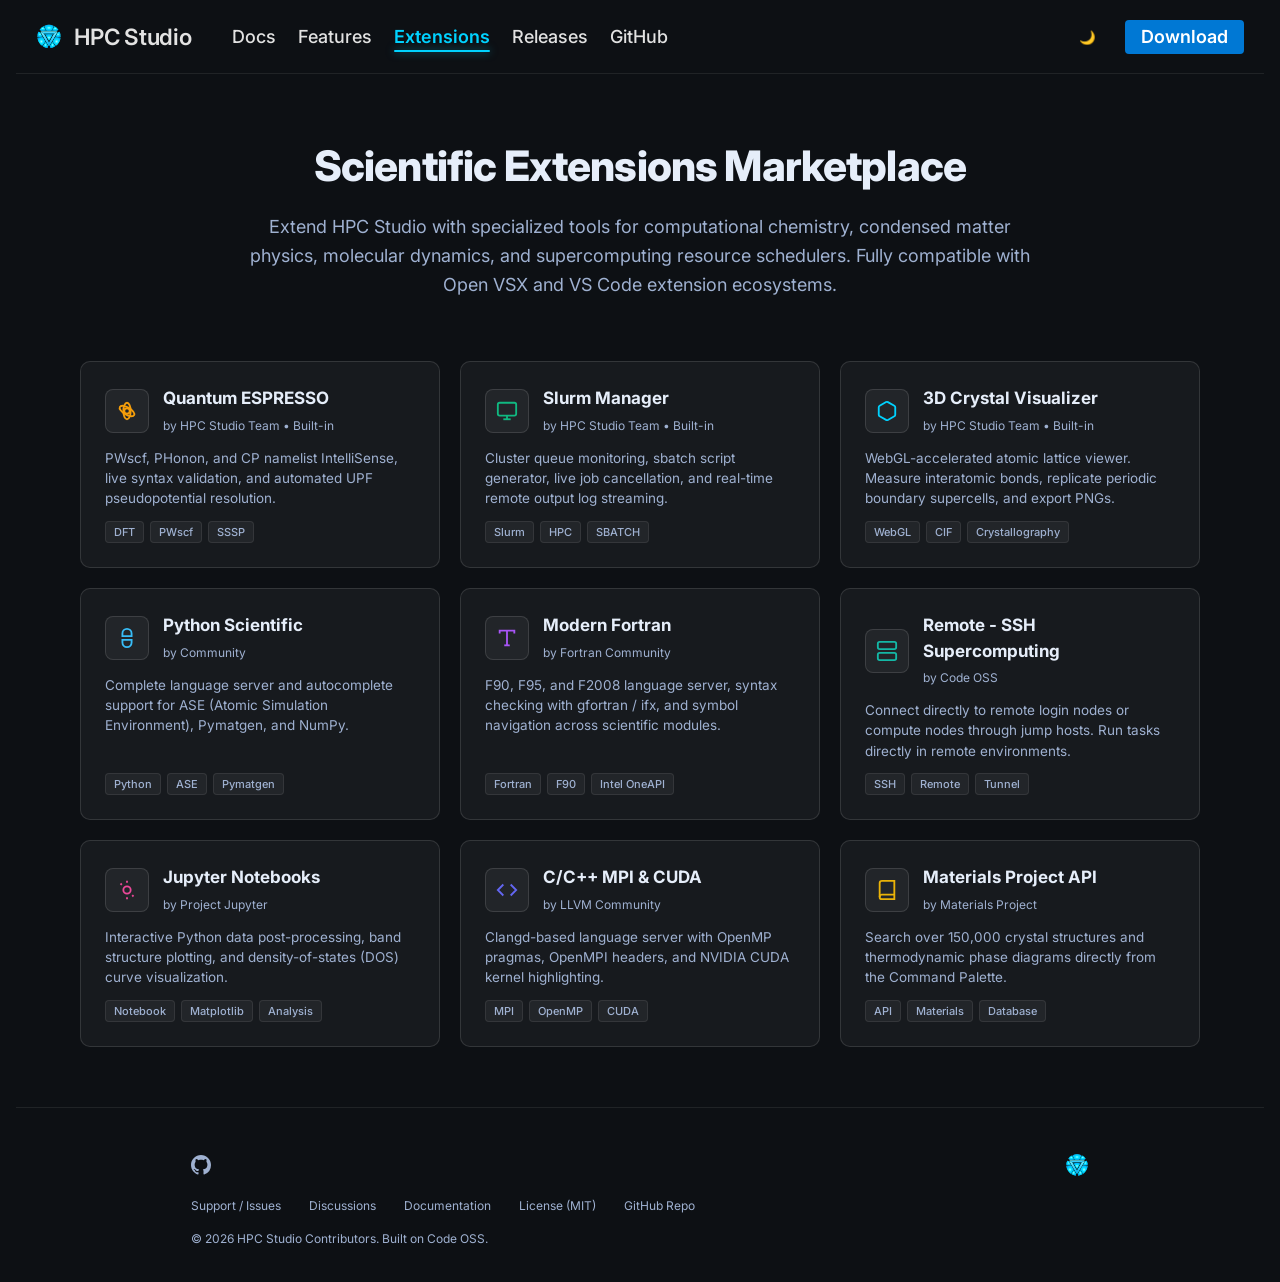
<file: extensions/index.html>
<!DOCTYPE html>
<html lang="en" data-theme="dark">
<head>
  <meta charset="UTF-8">
  <meta name="viewport" content="width=device-width, initial-scale=1.0">
  <title>Extensions - HPC Studio | The Scientific IDE for Supercomputing</title>
  <meta name="description" content="Discover scientific extensions for HPC Studio: Quantum ESPRESSO, Slurm workload managers, 3D molecular viewers, Python ASE, Modern Fortran, and high-performance MPI toolchains.">
  <meta name="keywords" content="HPC Studio Extensions, Quantum ESPRESSO extension, Slurm extension, ASE Python, Fortran, Supercomputing IDE">

  <!-- Open Graph / Meta -->
  <meta property="og:type" content="website">
  <meta property="og:title" content="Extensions - HPC Studio">
  <meta property="og:description" content="Supercharge your scientific workflow with community and official extensions built for HPC and materials science.">
  <meta property="og:url" content="https://hpc-studio.dev/extensions/">

  <!-- CSS Design System -->
  <link rel="stylesheet" href="../css/variables.css">
  <link rel="stylesheet" href="../css/styles.css">
  <link rel="stylesheet" href="../css/docs.css">
  <link rel="icon" type="image/svg+xml" href="../assets/icons/hpc-studio.svg">
  <style>
    .extensions-page-hero {
      padding: 60px 40px 30px;
      max-width: 1200px;
      margin: 0 auto;
      text-align: center;
    }
    .extensions-page-title {
      font-size: 42px;
      font-weight: 800;
      letter-spacing: -0.02em;
      color: var(--text-headline);
      margin-bottom: 16px;
    }
    .extensions-page-subtitle {
      font-size: 18px;
      line-height: 1.6;
      color: var(--text-body);
      max-width: 800px;
      margin: 0 auto 32px;
    }
    .extensions-grid-wrapper {
      max-width: 1200px;
      margin: 0 auto 60px;
      padding: 0 40px;
    }
    .extensions-cards-grid {
      display: grid;
      grid-template-columns: repeat(3, 1fr);
      gap: 20px;
    }
    .ext-showcase-card {
      background: var(--bg-card);
      border: 1px solid var(--border-light);
      border-radius: var(--radius-md);
      padding: 24px;
      display: flex;
      flex-direction: column;
      gap: 12px;
      transition: transform 0.2s, border-color 0.2s, box-shadow 0.2s;
    }
    .ext-showcase-card:hover {
      transform: translateY(-3px);
      border-color: var(--color-arc-cyan);
      box-shadow: 0 10px 24px rgba(0, 0, 0, 0.2), 0 0 14px rgba(0, 210, 255, 0.1);
    }
    [data-theme="light"] .ext-showcase-card {
      background: #FFFFFF;
      border-color: #CBD5E1;
      box-shadow: 0 2px 8px rgba(0, 0, 0, 0.05);
    }
    [data-theme="light"] .ext-showcase-card:hover {
      border-color: #0078D4;
      background: #F8FAFC;
      box-shadow: 0 8px 24px rgba(0, 120, 212, 0.12);
    }
    .ext-showcase-header {
      display: flex;
      align-items: center;
      gap: 14px;
    }
    .ext-icon-circle {
      width: 44px;
      height: 44px;
      border-radius: var(--radius-sm);
      display: flex;
      align-items: center;
      justify-content: center;
      font-size: 20px;
      background: rgba(255, 255, 255, 0.05);
      border: 1px solid var(--border-light);
    }
    [data-theme="light"] .ext-icon-circle {
      background: #F1F5F9;
      border-color: #CBD5E1;
    }
    .ext-title-col {
      flex: 1;
    }
    .ext-title-col h3 {
      font-size: 17px;
      font-weight: 700;
      color: var(--text-headline);
    }
    .ext-publisher {
      font-size: 12px;
      color: var(--text-body);
    }
    .ext-showcase-card p {
      font-size: 13.5px;
      line-height: 1.5;
      color: var(--text-body);
      flex: 1;
    }
    .ext-tags-row {
      display: flex;
      gap: 6px;
      flex-wrap: wrap;
    }
    .ext-pill {
      font-size: 11px;
      font-weight: 500;
      color: var(--text-body);
      background: var(--bg-action-link);
      padding: 2px 8px;
      border-radius: 4px;
      border: 1px solid var(--border-subtle);
    }
    [data-theme="light"] .ext-pill {
      background: #F1F5F9;
      color: #0F172A;
      border-color: #CBD5E1;
      font-weight: 600;
    }
    @media (max-width: 960px) {
      .extensions-cards-grid {
        grid-template-columns: 1fr;
      }
      .extensions-grid-wrapper,
      .extensions-page-hero {
        padding: 40px 20px;
      }
      .extensions-page-title {
        font-size: 32px;
      }
    }
  </style>
</head>
<body>

  <div class="page-wrapper">
    <!-- Main Navigation (74px) -->
    <header class="main-navigation" role="banner">
      <div class="nav-links-cluster">
        <a href="../" class="brand-container" aria-label="HPC Studio Home">
          <img src="../assets/icons/hpc-studio.svg" class="brand-logo-svg" alt="HPC Studio Logo" width="26" height="26">
          <span class="brand-name">HPC Studio</span>
        </a>

        <nav class="site-links" aria-label="Main Navigation">
          <a href="../docs/" class="nav-link-item">Docs</a>
          <a href="../features/" class="nav-link-item">Features</a>
          <a href="../extensions/" class="nav-link-item active" aria-current="page">Extensions</a>
          <a href="https://github.com/nosedimetuXD/HPC-Studio/releases" target="_blank" rel="noopener noreferrer" class="nav-link-item">Releases</a>
          <a href="https://github.com/nosedimetuXD/HPC-Studio" target="_blank" rel="noopener noreferrer" class="nav-link-item">GitHub</a>
        </nav>
      </div>

      <div class="nav-actions">
        <button id="theme-toggle-btn" class="theme-toggle-action" title="Toggle color theme" aria-label="Toggle theme">
          <span id="theme-toggle-icon" aria-hidden="true">🌙</span>
        </button>

        <a href="../#downloads-matrix" class="nav-download-button">
          <span class="btn-main-text">Download</span>
        </a>
      </div>
    </header>

    <!-- Extensions Hero -->
    <section class="extensions-page-hero">
      <h1 class="extensions-page-title">Scientific Extensions Marketplace</h1>
      <p class="extensions-page-subtitle">
        Extend HPC Studio with specialized tools for computational chemistry, condensed matter physics, molecular dynamics, and supercomputing resource schedulers. Fully compatible with Open VSX and VS Code extension ecosystems.
      </p>
    </section>

    <!-- 9 Featured Extensions Grid -->
    <section class="extensions-grid-wrapper" aria-label="Featured Scientific Extensions">
      <div class="extensions-cards-grid">
        
        <!-- Ext 1: Quantum ESPRESSO -->
        <div class="ext-showcase-card">
          <div class="ext-showcase-header">
            <div class="ext-icon-circle" style="color: #F59E0B;">
              <svg viewBox="0 0 24 24" fill="none" stroke="currentColor" stroke-width="2" style="width:22px;height:22px;"><circle cx="12" cy="12" r="3"/><ellipse cx="12" cy="12" rx="9" ry="4" transform="rotate(30 12 12)"/><ellipse cx="12" cy="12" rx="9" ry="4" transform="rotate(90 12 12)"/></svg>
            </div>
            <div class="ext-title-col">
              <h3>Quantum ESPRESSO</h3>
              <span class="ext-publisher">by HPC Studio Team &bull; Built-in</span>
            </div>
          </div>
          <p>PWscf, PHonon, and CP namelist IntelliSense, live syntax validation, and automated UPF pseudopotential resolution.</p>
          <div class="ext-tags-row">
            <span class="ext-pill">DFT</span>
            <span class="ext-pill">PWscf</span>
            <span class="ext-pill">SSSP</span>
          </div>
        </div>

        <!-- Ext 2: Slurm Workload Manager -->
        <div class="ext-showcase-card">
          <div class="ext-showcase-header">
            <div class="ext-icon-circle" style="color: #10B981;">
              <svg viewBox="0 0 24 24" fill="none" stroke="currentColor" stroke-width="2" style="width:22px;height:22px;"><rect x="2" y="3" width="20" height="14" rx="2"/><line x1="8" y1="21" x2="16" y2="21"/><line x1="12" y1="17" x2="12" y2="21"/></svg>
            </div>
            <div class="ext-title-col">
              <h3>Slurm Manager</h3>
              <span class="ext-publisher">by HPC Studio Team &bull; Built-in</span>
            </div>
          </div>
          <p>Cluster queue monitoring, sbatch script generator, live job cancellation, and real-time remote output log streaming.</p>
          <div class="ext-tags-row">
            <span class="ext-pill">Slurm</span>
            <span class="ext-pill">HPC</span>
            <span class="ext-pill">SBATCH</span>
          </div>
        </div>

        <!-- Ext 3: 3D Crystal Visualizer -->
        <div class="ext-showcase-card">
          <div class="ext-showcase-header">
            <div class="ext-icon-circle" style="color: #00D2FF;">
              <svg viewBox="0 0 24 24" fill="none" stroke="currentColor" stroke-width="2" style="width:22px;height:22px;"><path d="M21 16V8a2 2 0 0 0-1-1.73l-7-4a2 2 0 0 0-2 0l-7 4A2 2 0 0 0 3 8v8a2 2 0 0 0 1 1.73l7 4a2 2 0 0 0 2 0l7-4A2 2 0 0 0 21 16z"/></svg>
            </div>
            <div class="ext-title-col">
              <h3>3D Crystal Visualizer</h3>
              <span class="ext-publisher">by HPC Studio Team &bull; Built-in</span>
            </div>
          </div>
          <p>WebGL-accelerated atomic lattice viewer. Measure interatomic bonds, replicate periodic boundary supercells, and export PNGs.</p>
          <div class="ext-tags-row">
            <span class="ext-pill">WebGL</span>
            <span class="ext-pill">CIF</span>
            <span class="ext-pill">Crystallography</span>
          </div>
        </div>

        <!-- Ext 4: Python Scientific -->
        <div class="ext-showcase-card">
          <div class="ext-showcase-header">
            <div class="ext-icon-circle" style="color: #38BDF8;">
              <svg viewBox="0 0 24 24" fill="none" stroke="currentColor" stroke-width="2" style="width:22px;height:22px;"><path d="M12 2a5 5 0 0 1 5 5v3H7V7a5 5 0 0 1 5-5z"/><path d="M12 22a5 5 0 0 1-5-5v-3h10v3a5 5 0 0 1-5 5z"/></svg>
            </div>
            <div class="ext-title-col">
              <h3>Python Scientific</h3>
              <span class="ext-publisher">by Community</span>
            </div>
          </div>
          <p>Complete language server and autocomplete support for ASE (Atomic Simulation Environment), Pymatgen, and NumPy.</p>
          <div class="ext-tags-row">
            <span class="ext-pill">Python</span>
            <span class="ext-pill">ASE</span>
            <span class="ext-pill">Pymatgen</span>
          </div>
        </div>

        <!-- Ext 5: Modern Fortran -->
        <div class="ext-showcase-card">
          <div class="ext-showcase-header">
            <div class="ext-icon-circle" style="color: #A855F7;">
              <svg viewBox="0 0 24 24" fill="none" stroke="currentColor" stroke-width="2" style="width:22px;height:22px;"><polyline points="4 7 4 4 20 4 20 7"/><line x1="9" y1="20" x2="15" y2="20"/><line x1="12" y1="4" x2="12" y2="20"/></svg>
            </div>
            <div class="ext-title-col">
              <h3>Modern Fortran</h3>
              <span class="ext-publisher">by Fortran Community</span>
            </div>
          </div>
          <p>F90, F95, and F2008 language server, syntax checking with gfortran / ifx, and symbol navigation across scientific modules.</p>
          <div class="ext-tags-row">
            <span class="ext-pill">Fortran</span>
            <span class="ext-pill">F90</span>
            <span class="ext-pill">Intel OneAPI</span>
          </div>
        </div>

        <!-- Ext 6: Remote - SSH -->
        <div class="ext-showcase-card">
          <div class="ext-showcase-header">
            <div class="ext-icon-circle" style="color: #14B8A6;">
              <svg viewBox="0 0 24 24" fill="none" stroke="currentColor" stroke-width="2" style="width:22px;height:22px;"><rect x="2" y="2" width="20" height="8" rx="2"/><rect x="2" y="14" width="20" height="8" rx="2"/></svg>
            </div>
            <div class="ext-title-col">
              <h3>Remote - SSH Supercomputing</h3>
              <span class="ext-publisher">by Code OSS</span>
            </div>
          </div>
          <p>Connect directly to remote login nodes or compute nodes through jump hosts. Run tasks directly in remote environments.</p>
          <div class="ext-tags-row">
            <span class="ext-pill">SSH</span>
            <span class="ext-pill">Remote</span>
            <span class="ext-pill">Tunnel</span>
          </div>
        </div>

        <!-- Ext 7: Jupyter Notebooks -->
        <div class="ext-showcase-card">
          <div class="ext-showcase-header">
            <div class="ext-icon-circle" style="color: #EC4899;">
              <svg viewBox="0 0 24 24" fill="none" stroke="currentColor" stroke-width="2" style="width:22px;height:22px;"><circle cx="12" cy="12" r="4"/><path d="M12 2v2"/><path d="M12 20v2"/><path d="M4.93 4.93l1.41 1.41"/><path d="M17.66 17.66l1.41 1.41"/></svg>
            </div>
            <div class="ext-title-col">
              <h3>Jupyter Notebooks</h3>
              <span class="ext-publisher">by Project Jupyter</span>
            </div>
          </div>
          <p>Interactive Python data post-processing, band structure plotting, and density-of-states (DOS) curve visualization.</p>
          <div class="ext-tags-row">
            <span class="ext-pill">Notebook</span>
            <span class="ext-pill">Matplotlib</span>
            <span class="ext-pill">Analysis</span>
          </div>
        </div>

        <!-- Ext 8: C/C++ Supercomputing Toolchain -->
        <div class="ext-showcase-card">
          <div class="ext-showcase-header">
            <div class="ext-icon-circle" style="color: #6366F1;">
              <svg viewBox="0 0 24 24" fill="none" stroke="currentColor" stroke-width="2" style="width:22px;height:22px;"><polyline points="16 18 22 12 16 6"/><polyline points="8 6 2 12 8 18"/></svg>
            </div>
            <div class="ext-title-col">
              <h3>C/C++ MPI &amp; CUDA</h3>
              <span class="ext-publisher">by LLVM Community</span>
            </div>
          </div>
          <p>Clangd-based language server with OpenMP pragmas, OpenMPI headers, and NVIDIA CUDA kernel highlighting.</p>
          <div class="ext-tags-row">
            <span class="ext-pill">MPI</span>
            <span class="ext-pill">OpenMP</span>
            <span class="ext-pill">CUDA</span>
          </div>
        </div>

        <!-- Ext 9: Materials Project API -->
        <div class="ext-showcase-card">
          <div class="ext-showcase-header">
            <div class="ext-icon-circle" style="color: #EAB308;">
              <svg viewBox="0 0 24 24" fill="none" stroke="currentColor" stroke-width="2" style="width:22px;height:22px;"><path d="M4 19.5A2.5 2.5 0 0 1 6.5 17H20"/><path d="M6.5 2H20v20H6.5A2.5 2.5 0 0 1 4 19.5v-15A2.5 2.5 0 0 1 6.5 2z"/></svg>
            </div>
            <div class="ext-title-col">
              <h3>Materials Project API</h3>
              <span class="ext-publisher">by Materials Project</span>
            </div>
          </div>
          <p>Search over 150,000 crystal structures and thermodynamic phase diagrams directly from the Command Palette.</p>
          <div class="ext-tags-row">
            <span class="ext-pill">API</span>
            <span class="ext-pill">Materials</span>
            <span class="ext-pill">Database</span>
          </div>
        </div>

      </div>
    </section>

    <!-- Footer -->
    <footer class="site-footer-section" role="contentinfo">
      <div class="footer-social-row">
        <div class="footer-social-links">
          <a href="https://github.com/nosedimetuXD/HPC-Studio" target="_blank" rel="noopener noreferrer" class="footer-social-link" aria-label="GitHub Repository">
            <svg viewBox="0 0 24 24" fill="currentColor" width="20" height="20" aria-hidden="true"><path d="M12 0C5.37 0 0 5.37 0 12c0 5.31 3.435 9.795 8.205 11.385.6.105.825-.255.825-.57 0-.285-.015-1.23-.015-2.235-3.015.555-3.795-.735-4.035-1.41-.135-.345-.72-1.41-1.23-1.695-.42-.225-1.02-.78-.015-.795.945-.015 1.62.87 1.845 1.23 1.08 1.815 2.805 1.305 3.495.99.105-.78.42-1.305.765-1.605-2.67-.3-5.46-1.335-5.46-5.925 0-1.305.465-2.385 1.23-3.225-.12-.3-.54-1.53.12-3.18 0 0 1.005-.315 3.3 1.23.96-.27 1.98-.405 3-.405s2.04.135 3 .405c2.295-1.56 3.3-1.23 3.3-1.23.66 1.65.24 2.88.12 3.18.765.84 1.23 1.905 1.23 3.225 0 4.605-2.805 5.625-5.475 5.925.435.375.81 1.095.81 2.22 0 1.605-.015 2.895-.015 3.3 0 .315.225.69.825.57A12.02 12.02 0 0024 12c0-6.63-5.37-12-12-12z"/></svg>
          </a>
        </div>
        <a href="../" aria-label="HPC Studio Home">
          <img src="../assets/icons/hpc-studio.svg" class="footer-brand-logo-right" alt="HPC Studio" width="26" height="26">
        </a>
      </div>

      <div class="footer-legal-row">
        <a href="https://github.com/nosedimetuXD/HPC-Studio/issues" target="_blank" rel="noopener noreferrer" class="footer-legal-link">Support / Issues</a>
        <a href="https://github.com/nosedimetuXD/HPC-Studio/discussions" target="_blank" rel="noopener noreferrer" class="footer-legal-link">Discussions</a>
        <a href="../docs/" class="footer-legal-link">Documentation</a>
        <a href="https://github.com/nosedimetuXD/HPC-Studio/blob/main/LICENSE" target="_blank" rel="noopener noreferrer" class="footer-legal-link">License (MIT)</a>
        <a href="https://github.com/nosedimetuXD/HPC-Studio" target="_blank" rel="noopener noreferrer" class="footer-legal-link">GitHub Repo</a>
      </div>

      <div class="footer-copyright-row">
        <span class="footer-copyright-text">&copy; 2026 HPC Studio Contributors. Built on Code OSS.</span>
      </div>
    </footer>
  </div>

  <!-- Theme Toggle & Scripts -->
  <script src="../js/theme.js"></script>
</body>
</html>
</file>
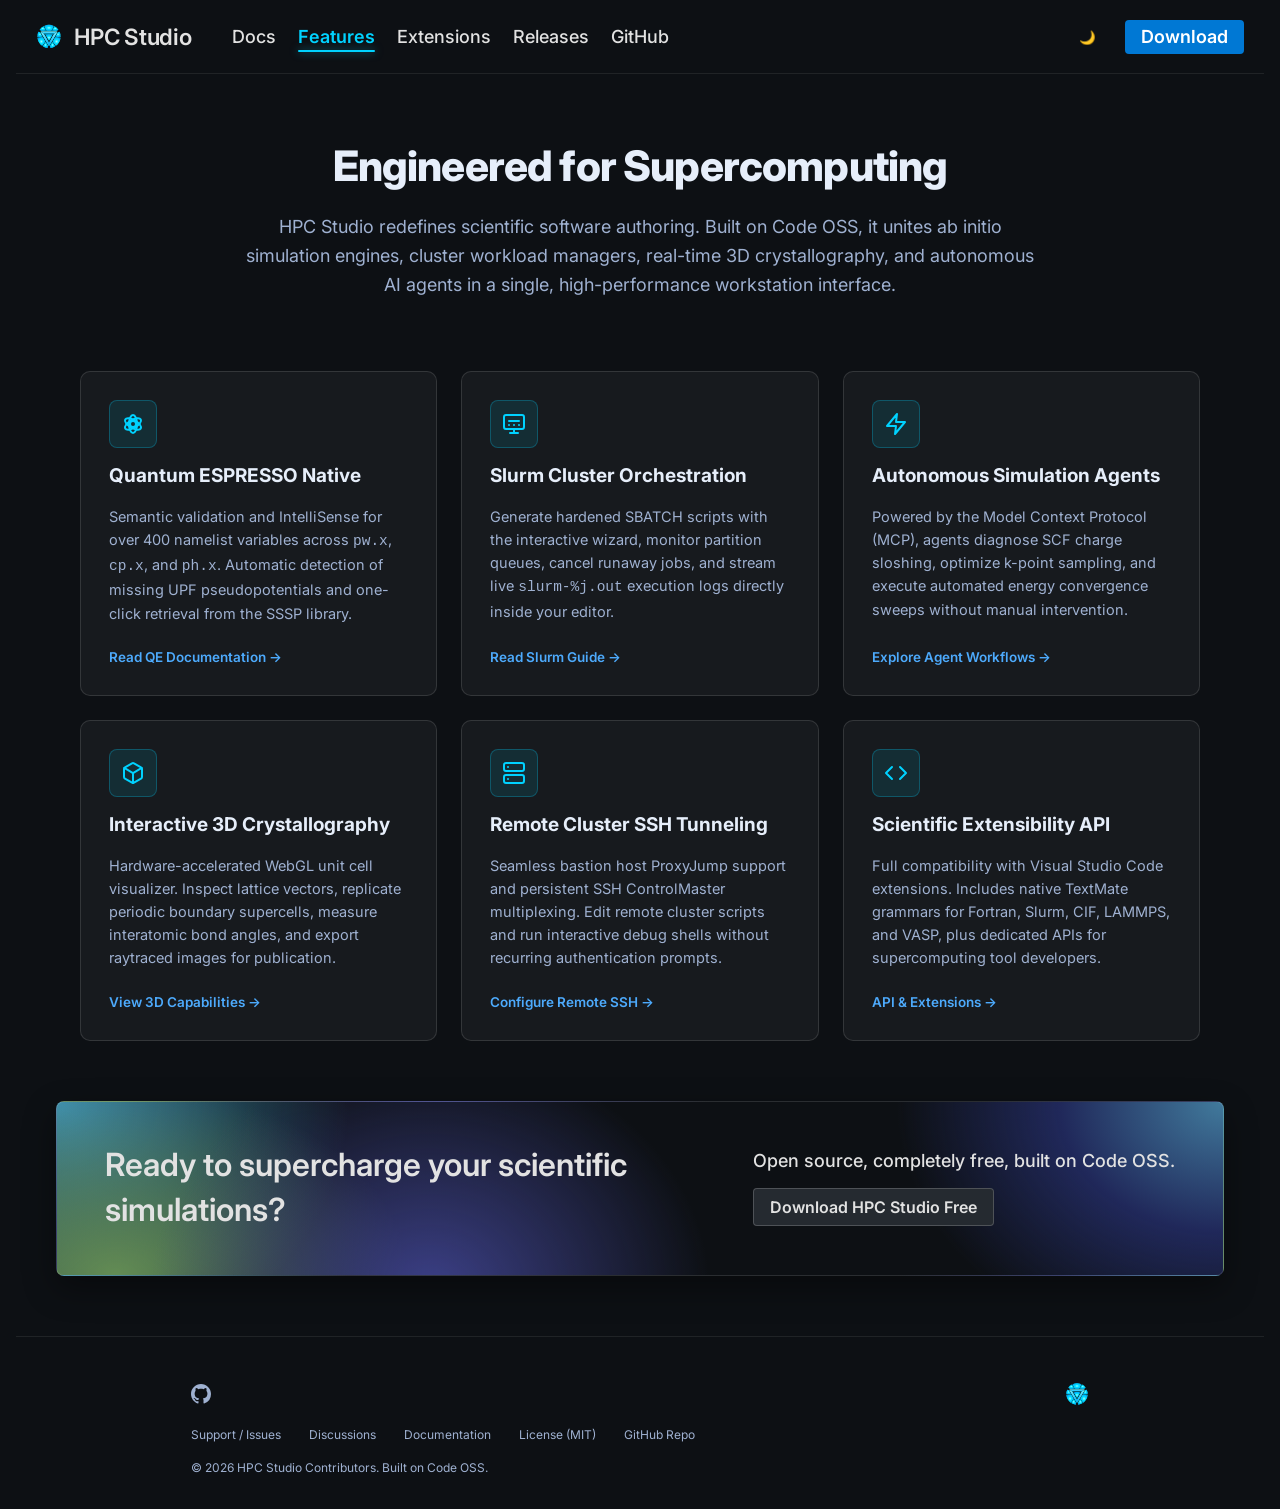
<file: features/index.html>
<!DOCTYPE html>
<html lang="en" data-theme="dark">
<head>
  <meta charset="UTF-8">
  <meta name="viewport" content="width=device-width, initial-scale=1.0">
  <title>Features - HPC Studio | The Scientific IDE for Supercomputing</title>
  <meta name="description" content="Discover the core capabilities of HPC Studio: Quantum ESPRESSO semantic intelligence, interactive 3D crystal visualization, Slurm workload orchestration, and autonomous simulation AI agents.">
  <meta name="keywords" content="HPC Studio Features, Quantum ESPRESSO IDE, Slurm Manager, 3D Crystal Visualizer, Simulation AI Agents, Code OSS">

  <!-- Open Graph / Meta -->
  <meta property="og:type" content="website">
  <meta property="og:title" content="Features - HPC Studio">
  <meta property="og:description" content="A world-class scientific IDE engineered for supercomputing, ab initio simulation, and cluster management.">
  <meta property="og:url" content="https://hpc-studio.dev/features/">

  <!-- CSS Design System -->
  <link rel="stylesheet" href="../css/variables.css">
  <link rel="stylesheet" href="../css/styles.css">
  <link rel="stylesheet" href="../css/docs.css">
  <link rel="icon" type="image/svg+xml" href="../assets/icons/hpc-studio.svg">
  <style>
    .features-page-hero {
      padding: 60px 40px 40px;
      max-width: 1200px;
      margin: 0 auto;
      text-align: center;
    }
    .features-page-title {
      font-size: 42px;
      font-weight: 800;
      letter-spacing: -0.02em;
      color: var(--text-headline);
      margin-bottom: 16px;
    }
    .features-page-subtitle {
      font-size: 18px;
      line-height: 1.6;
      color: var(--text-body);
      max-width: 800px;
      margin: 0 auto 32px;
    }
    .features-deep-grid {
      display: grid;
      grid-template-columns: repeat(3, 1fr);
      gap: 24px;
      max-width: 1200px;
      margin: 0 auto 60px;
      padding: 0 40px;
    }
    .feature-deep-card {
      background: var(--bg-card);
      border: 1px solid var(--border-light);
      border-radius: var(--radius-md);
      padding: 28px;
      display: flex;
      flex-direction: column;
      gap: 14px;
      transition: transform 0.2s, border-color 0.2s, box-shadow 0.2s;
    }
    .feature-deep-card:hover {
      transform: translateY(-4px);
      border-color: var(--color-arc-cyan);
      box-shadow: 0 12px 28px rgba(0, 0, 0, 0.25), 0 0 16px rgba(0, 210, 255, 0.1);
    }
    [data-theme="light"] .feature-deep-card {
      background: #FFFFFF;
      border-color: #CBD5E1;
      box-shadow: 0 2px 8px rgba(0, 0, 0, 0.05);
    }
    [data-theme="light"] .feature-deep-card:hover {
      border-color: #0078D4;
      background: #F8FAFC;
      box-shadow: 0 8px 24px rgba(0, 120, 212, 0.12);
    }
    .feature-icon-wrapper {
      width: 48px;
      height: 48px;
      border-radius: var(--radius-sm);
      display: flex;
      align-items: center;
      justify-content: center;
      background: rgba(0, 210, 255, 0.1);
      color: var(--color-arc-cyan);
      border: 1px solid rgba(0, 210, 255, 0.25);
    }
    [data-theme="light"] .feature-icon-wrapper {
      background: #E0F2FE;
      color: #0284C7;
      border-color: #7DD3FC;
    }
    .feature-deep-card h3 {
      font-size: 19px;
      font-weight: 700;
      color: var(--text-headline);
    }
    .feature-deep-card p {
      font-size: 14.5px;
      line-height: 1.6;
      color: var(--text-body);
      flex: 1;
    }
    .feature-deep-link {
      display: inline-flex;
      align-items: center;
      gap: 6px;
      font-size: 13.5px;
      font-weight: 600;
      color: var(--text-link);
      text-decoration: none;
      margin-top: 8px;
    }
    .feature-deep-link:hover {
      color: var(--text-link-hover);
      text-decoration: underline;
    }
    @media (max-width: 960px) {
      .features-deep-grid {
        grid-template-columns: 1fr;
        padding: 0 20px;
      }
      .features-page-hero {
        padding: 40px 20px;
      }
      .features-page-title {
        font-size: 32px;
      }
    }
  </style>
</head>
<body>

  <div class="page-wrapper">
    <!-- Main Navigation (74px) -->
    <header class="main-navigation" role="banner">
      <div class="nav-links-cluster">
        <a href="../" class="brand-container" aria-label="HPC Studio Home">
          <img src="../assets/icons/hpc-studio.svg" class="brand-logo-svg" alt="HPC Studio Logo" width="26" height="26">
          <span class="brand-name">HPC Studio</span>
        </a>

        <nav class="site-links" aria-label="Main Navigation">
          <a href="../docs/" class="nav-link-item">Docs</a>
          <a href="../features/" class="nav-link-item active" aria-current="page">Features</a>
          <a href="../extensions/" class="nav-link-item">Extensions</a>
          <a href="https://github.com/nosedimetuXD/HPC-Studio/releases" target="_blank" rel="noopener noreferrer" class="nav-link-item">Releases</a>
          <a href="https://github.com/nosedimetuXD/HPC-Studio" target="_blank" rel="noopener noreferrer" class="nav-link-item">GitHub</a>
        </nav>
      </div>

      <div class="nav-actions">
        <button id="theme-toggle-btn" class="theme-toggle-action" title="Toggle color theme" aria-label="Toggle theme">
          <span id="theme-toggle-icon" aria-hidden="true">🌙</span>
        </button>

        <a href="../#downloads-matrix" class="nav-download-button">
          <span class="btn-main-text">Download</span>
        </a>
      </div>
    </header>

    <!-- Features Hero -->
    <section class="features-page-hero">
      <h1 class="features-page-title">Engineered for Supercomputing</h1>
      <p class="features-page-subtitle">
        HPC Studio redefines scientific software authoring. Built on Code OSS, it unites ab initio simulation engines, cluster workload managers, real-time 3D crystallography, and autonomous AI agents in a single, high-performance workstation interface.
      </p>
    </section>

    <!-- 6 Pillar Feature Cards Grid -->
    <section class="features-deep-grid" aria-label="Feature Pillars">
      
      <!-- Feature 1: Quantum ESPRESSO -->
      <div class="feature-deep-card">
        <div class="feature-icon-wrapper">
          <svg viewBox="0 0 24 24" fill="none" stroke="currentColor" stroke-width="2" stroke-linecap="round" stroke-linejoin="round" style="width:24px;height:24px;">
            <circle cx="12" cy="12" r="3"/>
            <ellipse cx="12" cy="12" rx="9" ry="4" transform="rotate(30 12 12)"/>
            <ellipse cx="12" cy="12" rx="9" ry="4" transform="rotate(90 12 12)"/>
            <ellipse cx="12" cy="12" rx="9" ry="4" transform="rotate(150 12 12)"/>
          </svg>
        </div>
        <h3>Quantum ESPRESSO Native</h3>
        <p>
          Semantic validation and IntelliSense for over 400 namelist variables across <code>pw.x</code>, <code>cp.x</code>, and <code>ph.x</code>. Automatic detection of missing UPF pseudopotentials and one-click retrieval from the SSSP library.
        </p>
        <a href="../docs/#quantum-espresso" class="feature-deep-link">Read QE Documentation &rarr;</a>
      </div>

      <!-- Feature 2: Slurm Workload Manager -->
      <div class="feature-deep-card">
        <div class="feature-icon-wrapper">
          <svg viewBox="0 0 24 24" fill="none" stroke="currentColor" stroke-width="2" stroke-linecap="round" stroke-linejoin="round" style="width:24px;height:24px;">
            <rect x="2" y="3" width="20" height="14" rx="2" ry="2"/>
            <line x1="8" y1="21" x2="16" y2="21"/>
            <line x1="12" y1="17" x2="12" y2="21"/>
            <path d="M7 13h.01M12 13h.01M17 13h.01M7 9h10"/>
          </svg>
        </div>
        <h3>Slurm Cluster Orchestration</h3>
        <p>
          Generate hardened SBATCH scripts with the interactive wizard, monitor partition queues, cancel runaway jobs, and stream live <code>slurm-%j.out</code> execution logs directly inside your editor.
        </p>
        <a href="../docs/#slurm" class="feature-deep-link">Read Slurm Guide &rarr;</a>
      </div>

      <!-- Feature 3: Autonomous AI Agents -->
      <div class="feature-deep-card">
        <div class="feature-icon-wrapper">
          <svg viewBox="0 0 24 24" fill="none" stroke="currentColor" stroke-width="2" stroke-linecap="round" stroke-linejoin="round" style="width:24px;height:24px;">
            <polygon points="13 2 3 14 12 14 11 22 21 10 12 10 13 2"/>
          </svg>
        </div>
        <h3>Autonomous Simulation Agents</h3>
        <p>
          Powered by the Model Context Protocol (MCP), agents diagnose SCF charge sloshing, optimize k-point sampling, and execute automated energy convergence sweeps without manual intervention.
        </p>
        <a href="../docs/#agents" class="feature-deep-link">Explore Agent Workflows &rarr;</a>
      </div>

      <!-- Feature 4: 3D Crystal Viewer -->
      <div class="feature-deep-card">
        <div class="feature-icon-wrapper">
          <svg viewBox="0 0 24 24" fill="none" stroke="currentColor" stroke-width="2" stroke-linecap="round" stroke-linejoin="round" style="width:24px;height:24px;">
            <path d="M21 16V8a2 2 0 0 0-1-1.73l-7-4a2 2 0 0 0-2 0l-7 4A2 2 0 0 0 3 8v8a2 2 0 0 0 1 1.73l7 4a2 2 0 0 0 2 0l7-4A2 2 0 0 0 21 16z"/>
            <polyline points="3.27 6.96 12 12.01 20.73 6.96"/>
            <line x1="12" y1="22.08" x2="12" y2="12"/>
          </svg>
        </div>
        <h3>Interactive 3D Crystallography</h3>
        <p>
          Hardware-accelerated WebGL unit cell visualizer. Inspect lattice vectors, replicate periodic boundary supercells, measure interatomic bond angles, and export raytraced images for publication.
        </p>
        <a href="../docs/#qe-crystal-viewer" class="feature-deep-link">View 3D Capabilities &rarr;</a>
      </div>

      <!-- Feature 5: Remote SSH Multiplexing -->
      <div class="feature-deep-card">
        <div class="feature-icon-wrapper">
          <svg viewBox="0 0 24 24" fill="none" stroke="currentColor" stroke-width="2" stroke-linecap="round" stroke-linejoin="round" style="width:24px;height:24px;">
            <rect x="2" y="2" width="20" height="8" rx="2" ry="2"/>
            <rect x="2" y="14" width="20" height="8" rx="2" ry="2"/>
            <line x1="6" y1="6" x2="6.01" y2="6"/>
            <line x1="6" y1="18" x2="6.01" y2="18"/>
          </svg>
        </div>
        <h3>Remote Cluster SSH Tunneling</h3>
        <p>
          Seamless bastion host ProxyJump support and persistent SSH ControlMaster multiplexing. Edit remote cluster scripts and run interactive debug shells without recurring authentication prompts.
        </p>
        <a href="../docs/#ssh-setup" class="feature-deep-link">Configure Remote SSH &rarr;</a>
      </div>

      <!-- Feature 6: Extensibility & Grammars -->
      <div class="feature-deep-card">
        <div class="feature-icon-wrapper">
          <svg viewBox="0 0 24 24" fill="none" stroke="currentColor" stroke-width="2" stroke-linecap="round" stroke-linejoin="round" style="width:24px;height:24px;">
            <polyline points="16 18 22 12 16 6"/>
            <polyline points="8 6 2 12 8 18"/>
          </svg>
        </div>
        <h3>Scientific Extensibility API</h3>
        <p>
          Full compatibility with Visual Studio Code extensions. Includes native TextMate grammars for Fortran, Slurm, CIF, LAMMPS, and VASP, plus dedicated APIs for supercomputing tool developers.
        </p>
        <a href="../docs/#api-grammars" class="feature-deep-link">API &amp; Extensions &rarr;</a>
      </div>

    </section>

    <!-- Atmospheric Callout Banner -->
    <section class="free-agents-callout-wrapper" aria-label="Free and Open Source Announcement" style="padding: 0 40px 60px;">
      <div class="copilot-free-banner">
        <h2 class="banner-heading-text">Ready to supercharge your scientific simulations?</h2>
        <div class="banner-action-col">
          <div class="banner-desc-text">Open source, completely free, built on Code OSS.</div>
          <a href="../#downloads-matrix" class="banner-try-button">
            <span class="btn-main-text">Download HPC Studio Free</span>
          </a>
        </div>
      </div>
    </section>

    <!-- Footer -->
    <footer class="site-footer-section" role="contentinfo">
      <div class="footer-social-row">
        <div class="footer-social-links">
          <a href="https://github.com/nosedimetuXD/HPC-Studio" target="_blank" rel="noopener noreferrer" class="footer-social-link" aria-label="GitHub Repository">
            <svg viewBox="0 0 24 24" fill="currentColor" width="20" height="20" aria-hidden="true"><path d="M12 0C5.37 0 0 5.37 0 12c0 5.31 3.435 9.795 8.205 11.385.6.105.825-.255.825-.57 0-.285-.015-1.23-.015-2.235-3.015.555-3.795-.735-4.035-1.41-.135-.345-.72-1.41-1.23-1.695-.42-.225-1.02-.78-.015-.795.945-.015 1.62.87 1.845 1.23 1.08 1.815 2.805 1.305 3.495.99.105-.78.42-1.305.765-1.605-2.67-.3-5.46-1.335-5.46-5.925 0-1.305.465-2.385 1.23-3.225-.12-.3-.54-1.53.12-3.18 0 0 1.005-.315 3.3 1.23.96-.27 1.98-.405 3-.405s2.04.135 3 .405c2.295-1.56 3.3-1.23 3.3-1.23.66 1.65.24 2.88.12 3.18.765.84 1.23 1.905 1.23 3.225 0 4.605-2.805 5.625-5.475 5.925.435.375.81 1.095.81 2.22 0 1.605-.015 2.895-.015 3.3 0 .315.225.69.825.57A12.02 12.02 0 0024 12c0-6.63-5.37-12-12-12z"/></svg>
          </a>
        </div>
        <a href="../" aria-label="HPC Studio Home">
          <img src="../assets/icons/hpc-studio.svg" class="footer-brand-logo-right" alt="HPC Studio" width="26" height="26">
        </a>
      </div>

      <div class="footer-legal-row">
        <a href="https://github.com/nosedimetuXD/HPC-Studio/issues" target="_blank" rel="noopener noreferrer" class="footer-legal-link">Support / Issues</a>
        <a href="https://github.com/nosedimetuXD/HPC-Studio/discussions" target="_blank" rel="noopener noreferrer" class="footer-legal-link">Discussions</a>
        <a href="../docs/" class="footer-legal-link">Documentation</a>
        <a href="https://github.com/nosedimetuXD/HPC-Studio/blob/main/LICENSE" target="_blank" rel="noopener noreferrer" class="footer-legal-link">License (MIT)</a>
        <a href="https://github.com/nosedimetuXD/HPC-Studio" target="_blank" rel="noopener noreferrer" class="footer-legal-link">GitHub Repo</a>
      </div>

      <div class="footer-copyright-row">
        <span class="footer-copyright-text">&copy; 2026 HPC Studio Contributors. Built on Code OSS.</span>
      </div>
    </footer>
  </div>

  <!-- Theme Toggle & Scripts -->
  <script src="../js/theme.js"></script>
</body>
</html>
</file>
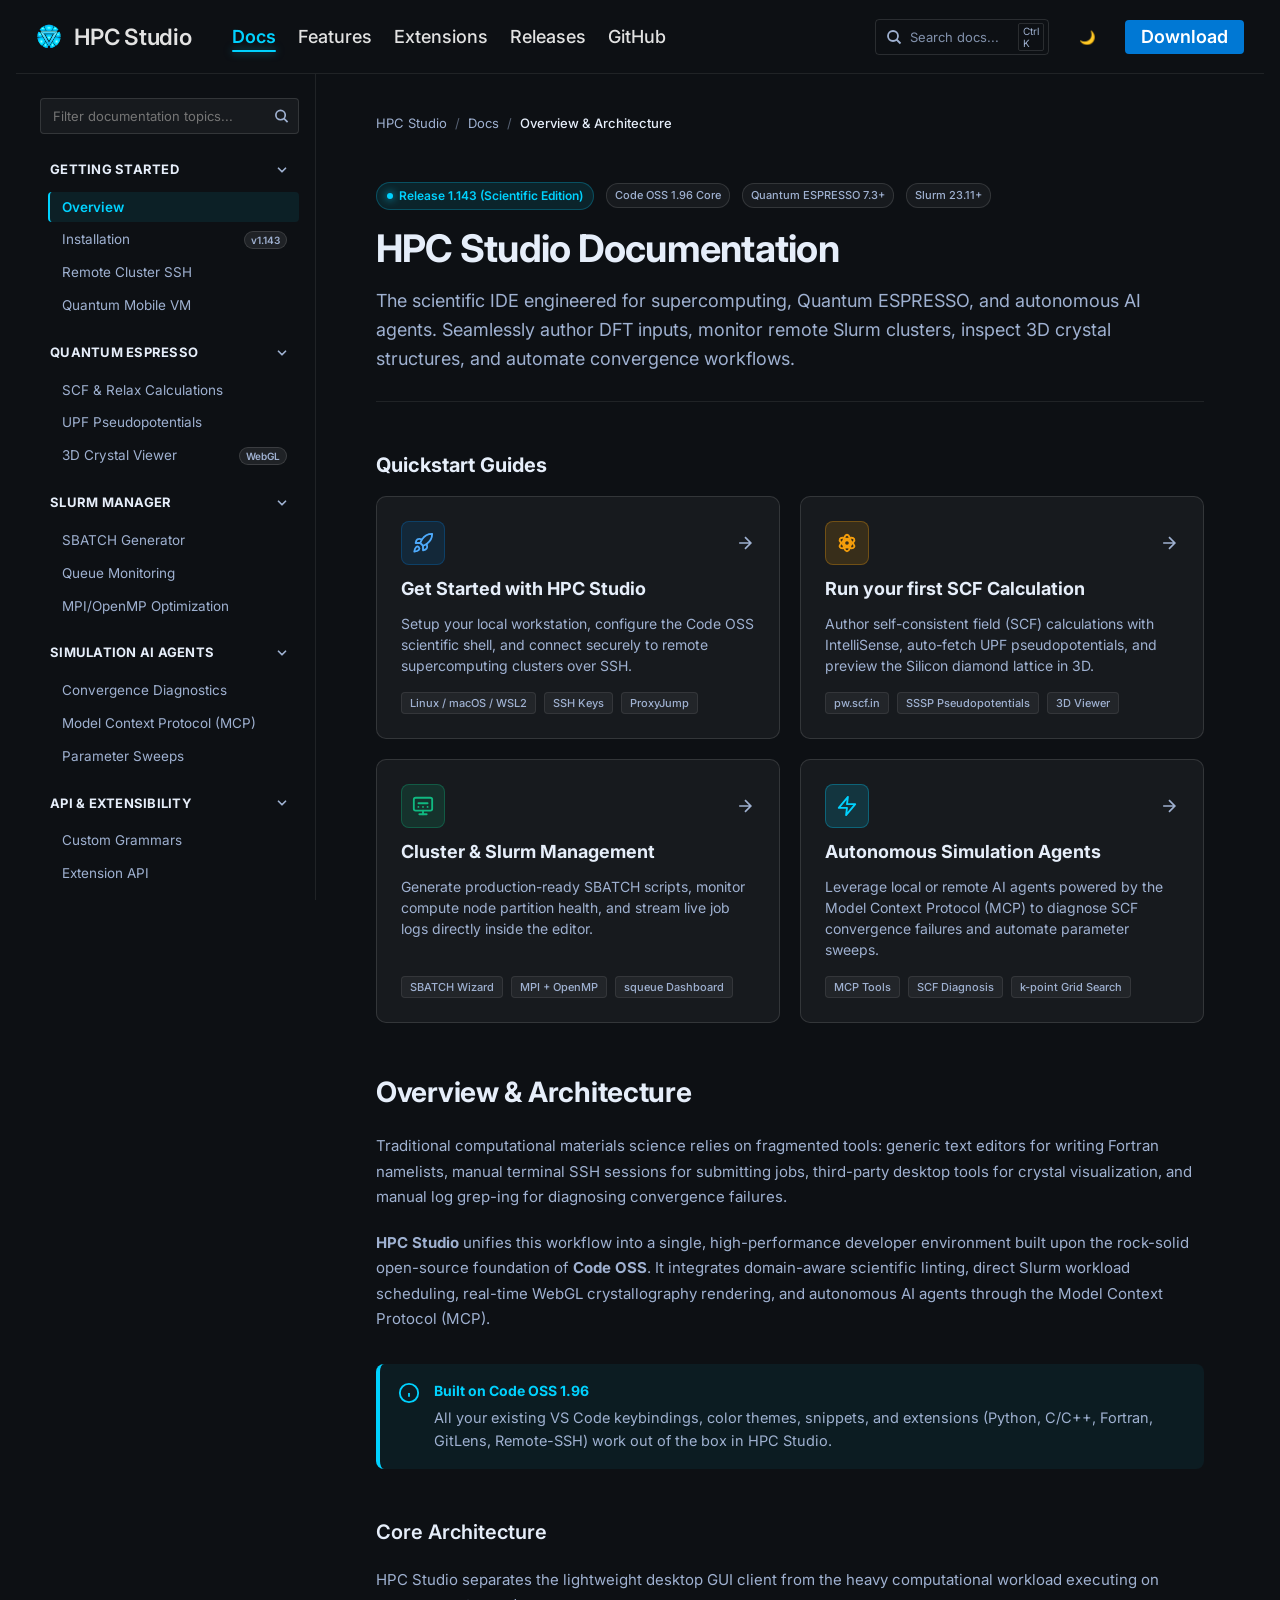
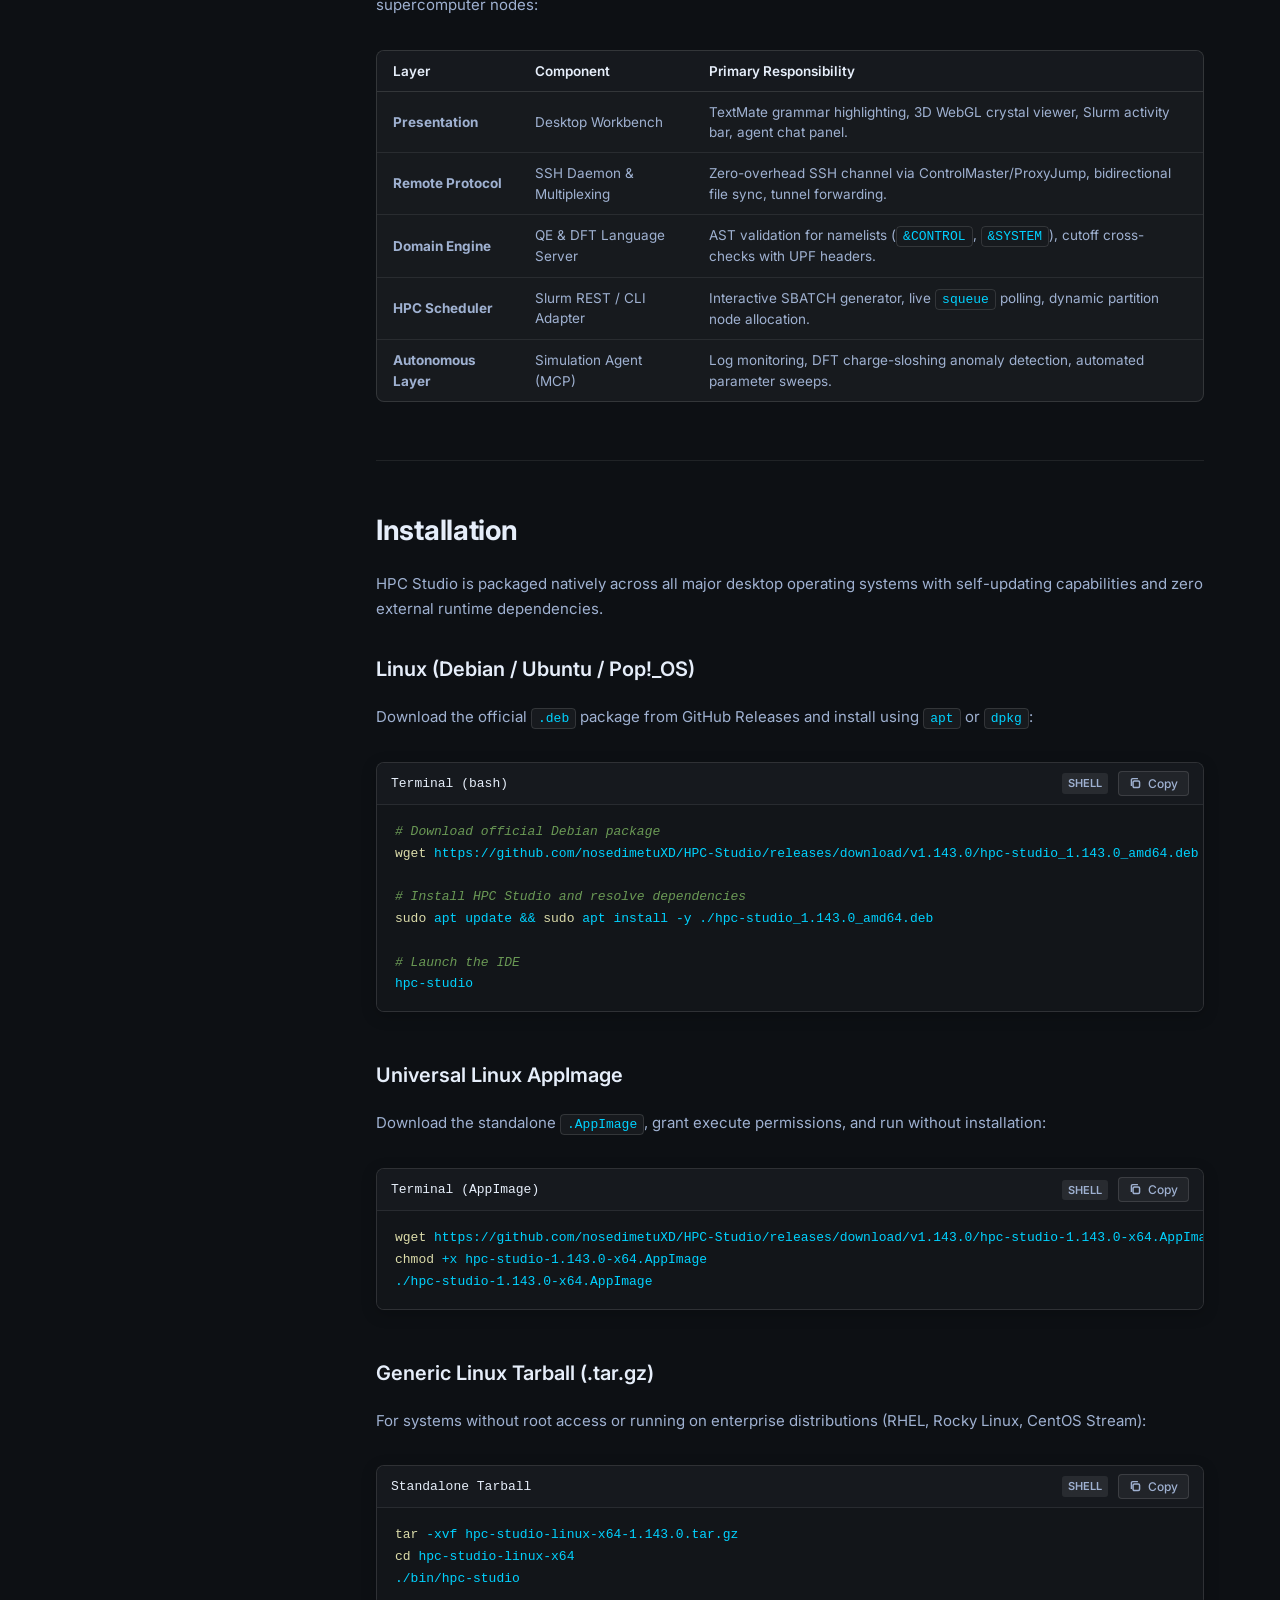
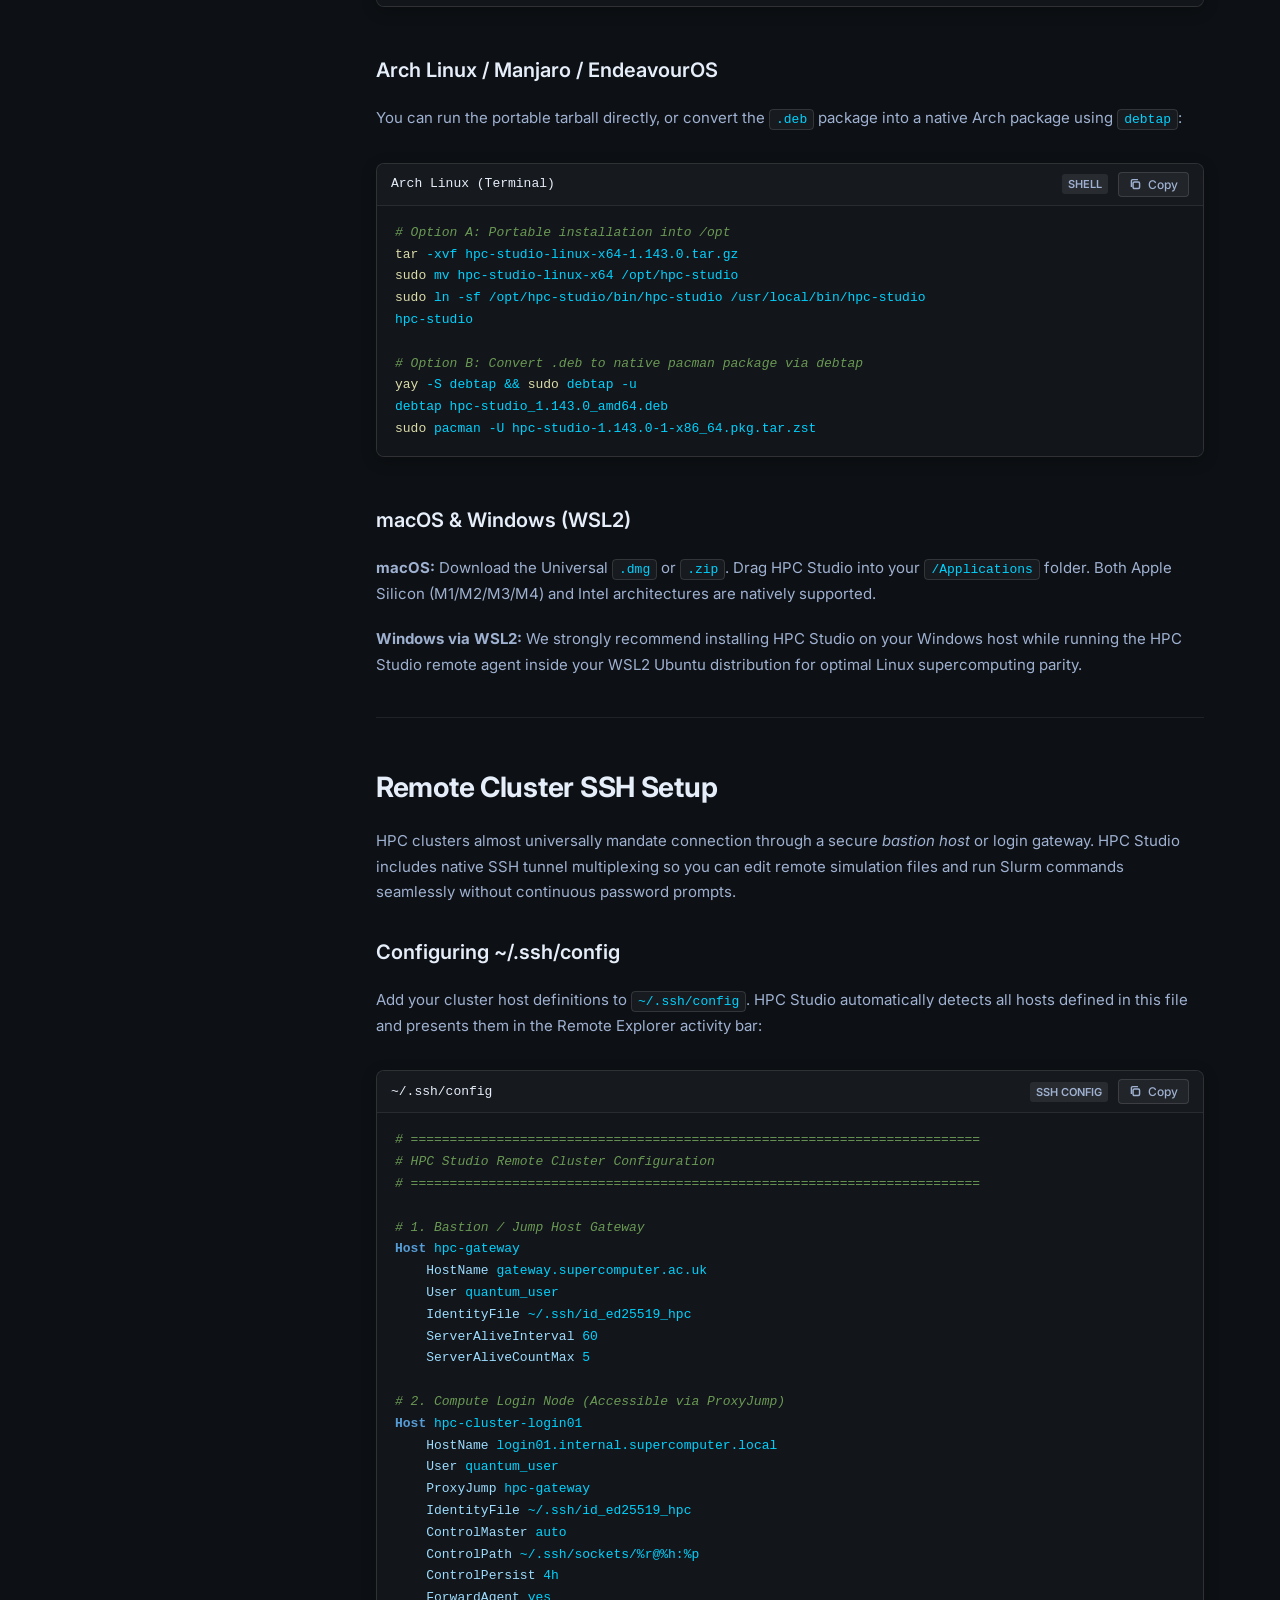
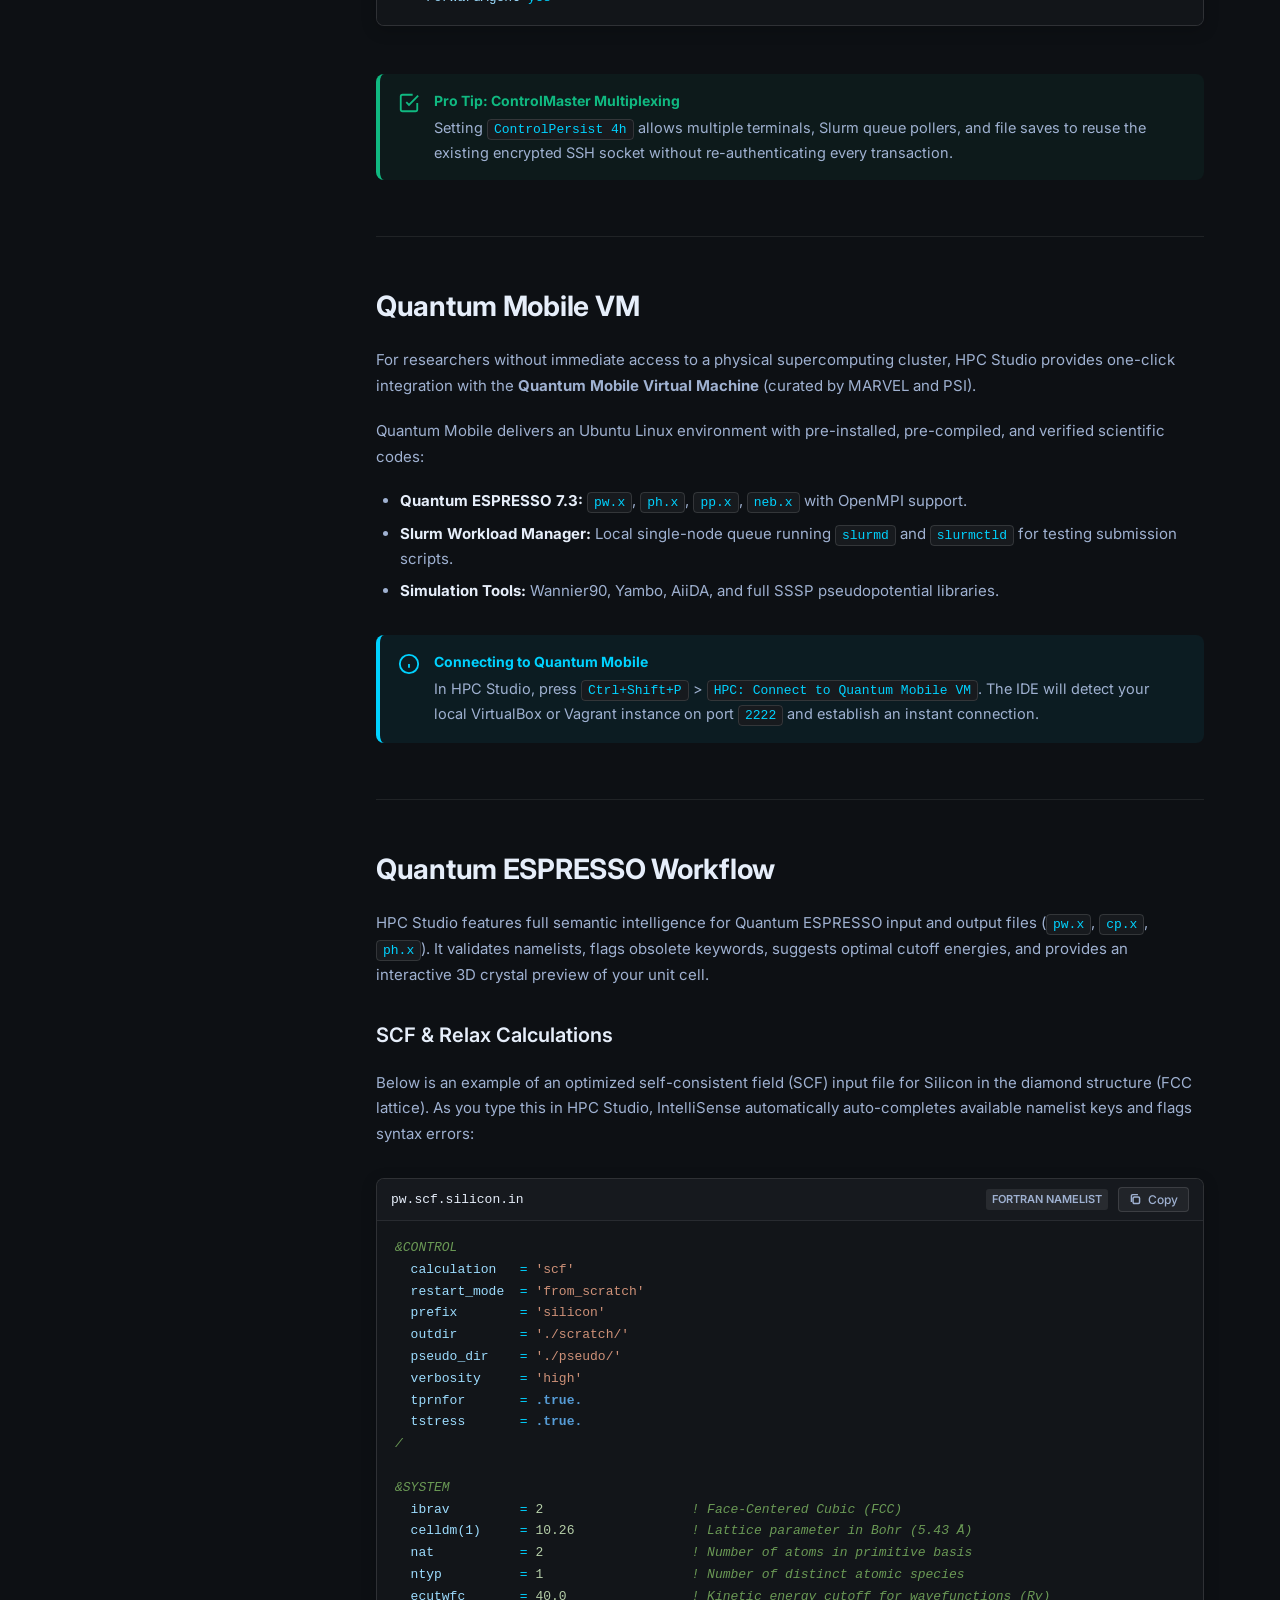
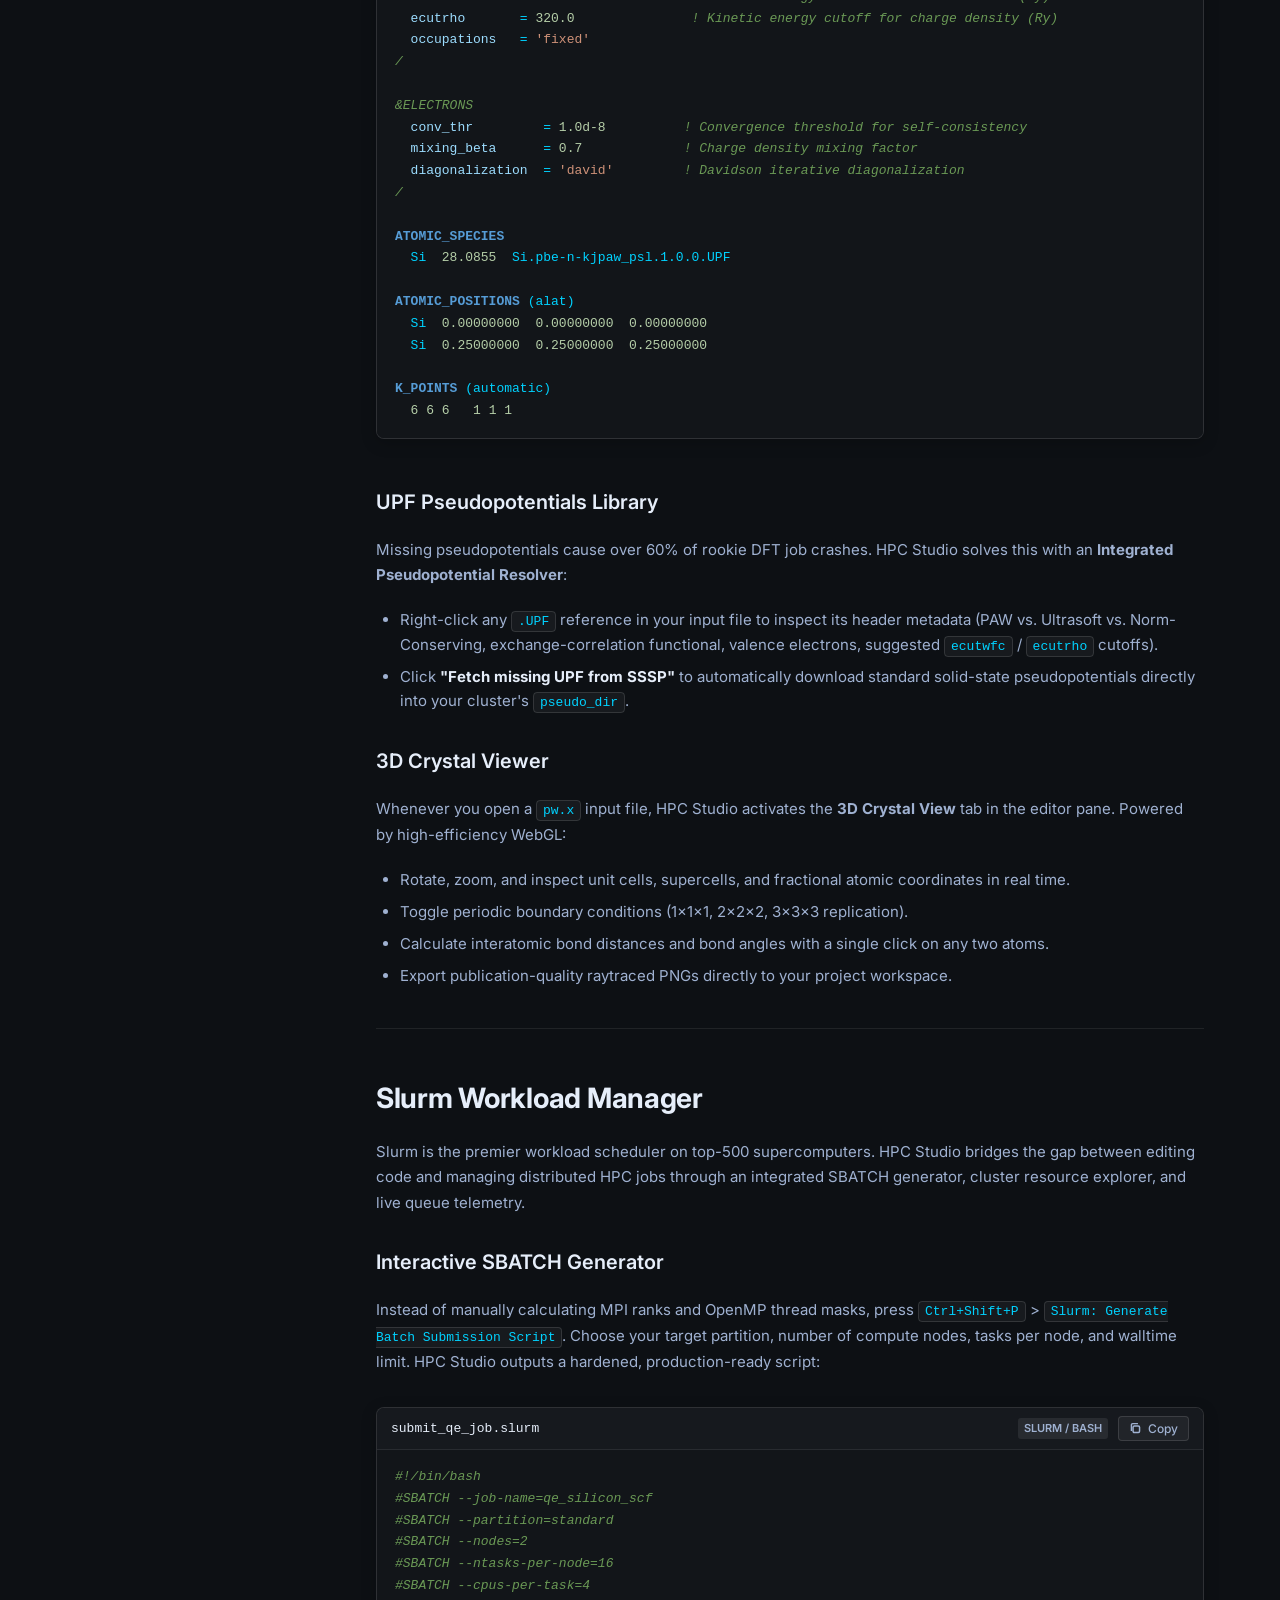
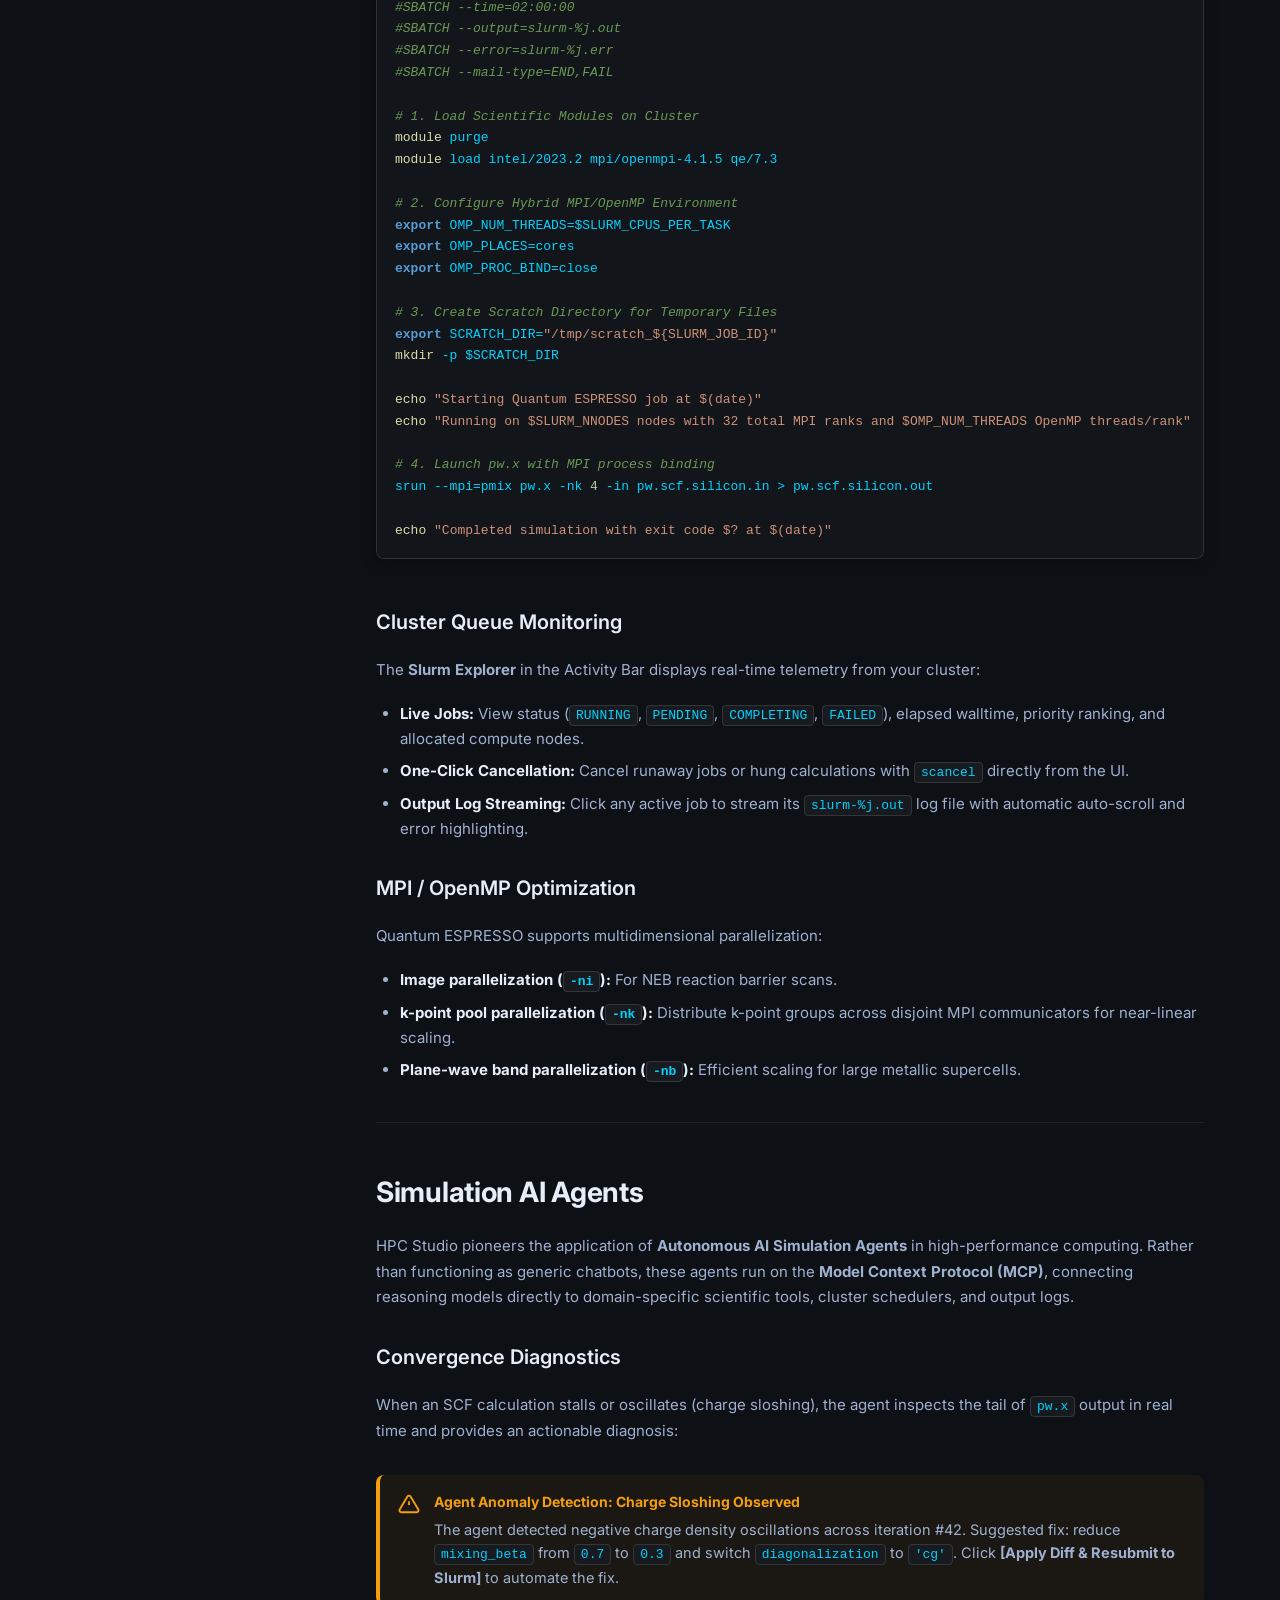
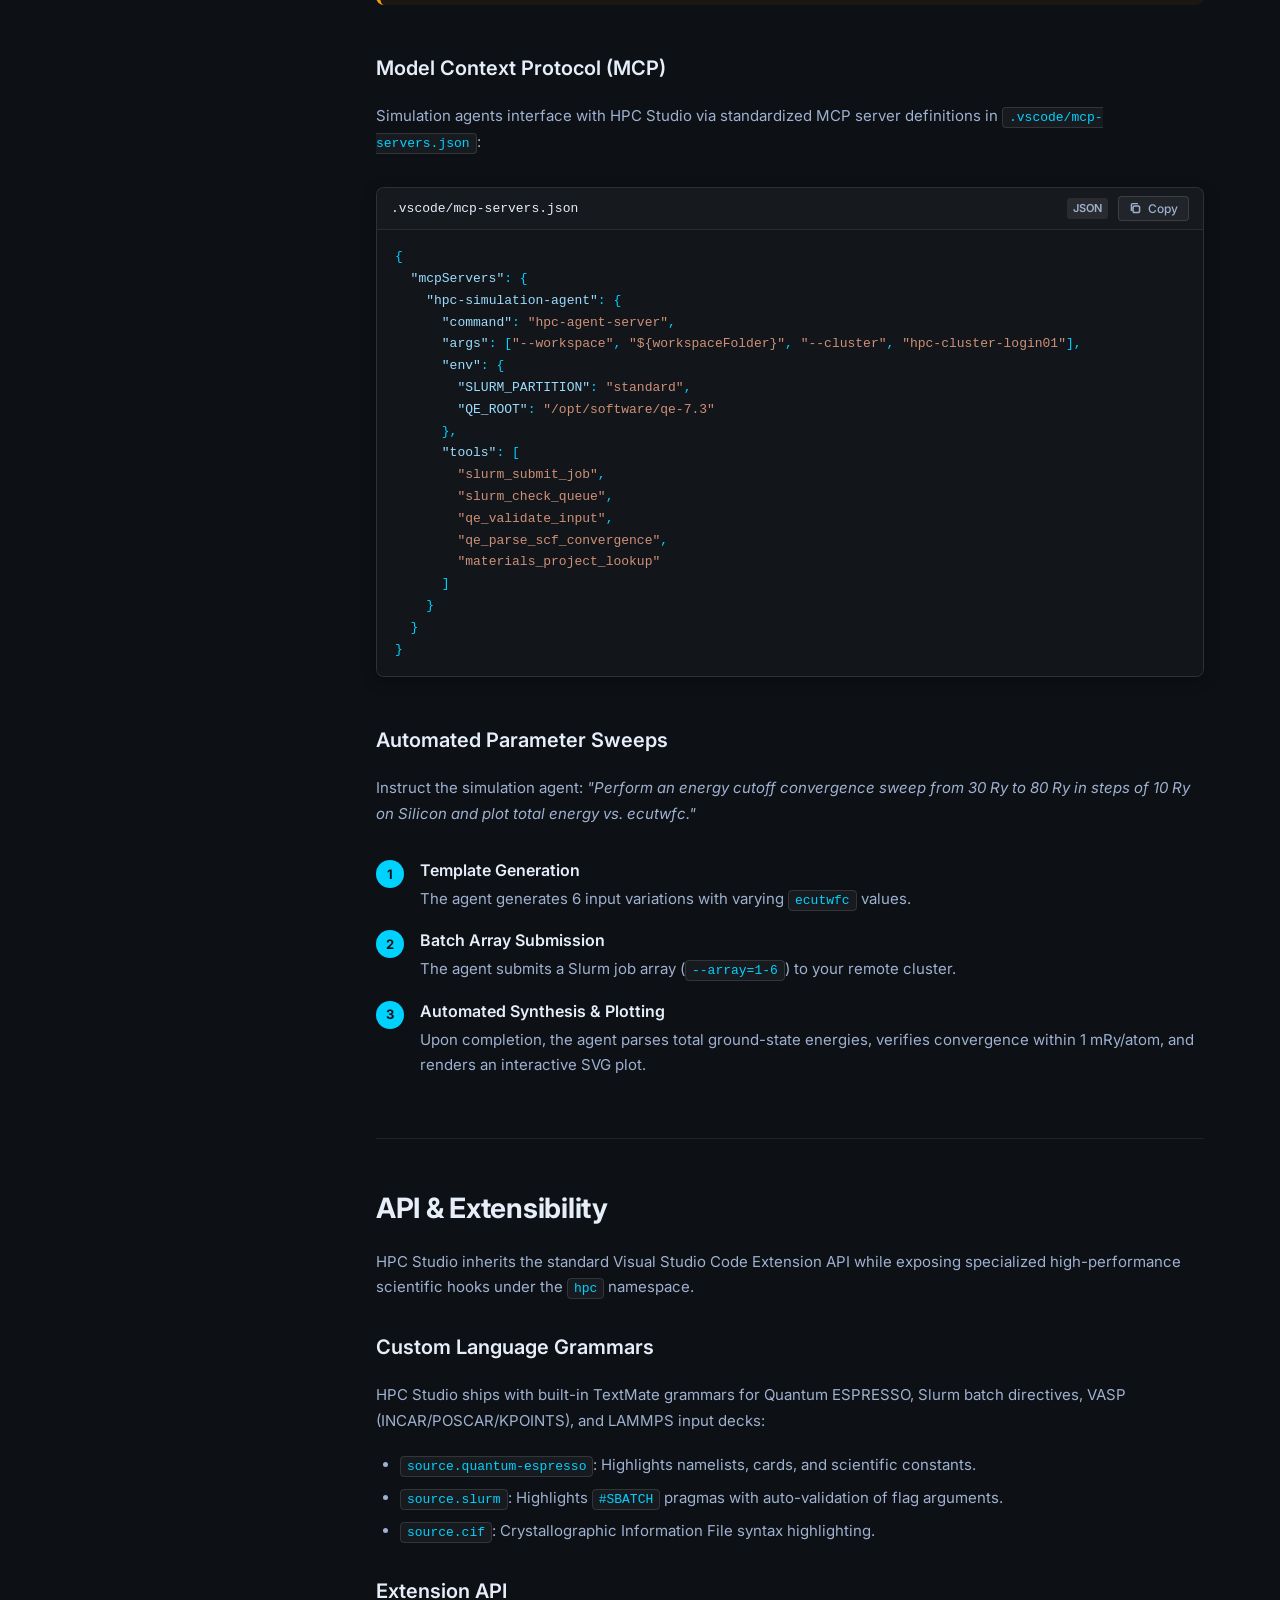
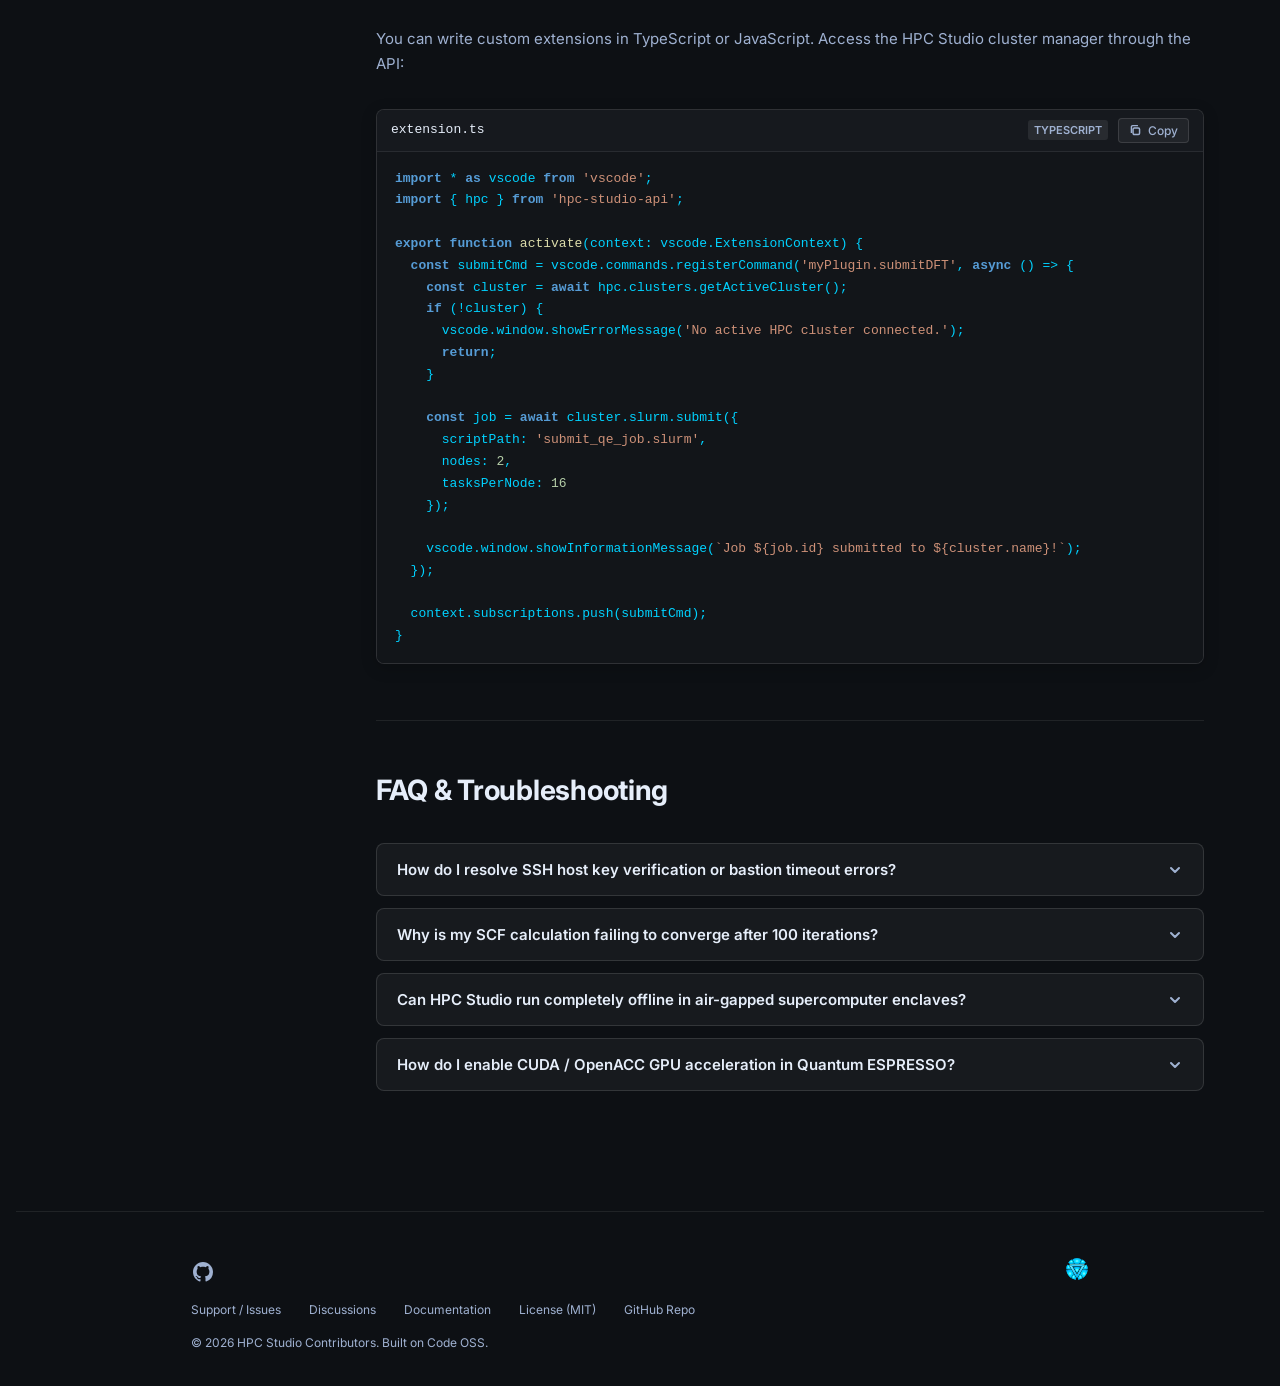
<file: docs.html>
<!DOCTYPE html>
<html lang="en" data-theme="dark">
<head>
  <meta charset="UTF-8">
  <meta name="viewport" content="width=device-width, initial-scale=1.0">
  <title>Documentation - HPC Studio | The Scientific IDE for Supercomputing</title>
  <meta name="description" content="Comprehensive documentation for HPC Studio: The scientific IDE engineered for supercomputing, Quantum ESPRESSO, Slurm workload management, and autonomous AI simulation agents.">
  <meta name="keywords" content="HPC Studio Documentation, Quantum ESPRESSO tutorial, Slurm batch script, Supercomputing IDE, DFT, Materials Science, AI Agents, MCP, Code OSS">

  <!-- Open Graph / Meta -->
  <meta property="og:type" content="article">
  <meta property="og:title" content="Documentation - HPC Studio">
  <meta property="og:description" content="Guides, tutorials, and API reference for Quantum ESPRESSO, Slurm cluster management, and AI simulation agents.">
  <meta property="og:url" content="https://hpc-studio.dev/docs.html">

  <!-- CSS Design System -->
  <link rel="stylesheet" href="css/variables.css">
  <link rel="stylesheet" href="css/styles.css">
  <link rel="stylesheet" href="css/docs.css">
  <link rel="icon" type="image/svg+xml" href="assets/icons/hpc-studio.svg">
</head>
<body>

  <div class="page-wrapper">
    <!-- =========================================================================
         1. TOP NAVIGATION (Matching Site, 74px)
         ========================================================================= -->
    <header class="main-navigation" role="banner">
      <div class="nav-links-cluster">
        <a href="index.html" class="brand-container" aria-label="HPC Studio Home">
          <!-- Official HPC Studio Arc Reactor Logo -->
          <img src="assets/icons/hpc-studio.svg" class="brand-logo-svg" alt="HPC Studio Logo" width="26" height="26">
          <span class="brand-name">HPC Studio</span>
        </a>

        <nav class="site-links" aria-label="Main Navigation">
          <a href="docs/" class="nav-link-item active" aria-current="page">Docs</a>
          <a href="features/" class="nav-link-item">Features</a>
          <a href="extensions/" class="nav-link-item">Extensions</a>
          <a href="https://github.com/nosedimetuXD/HPC-Studio/releases" target="_blank" rel="noopener noreferrer" class="nav-link-item">Releases</a>
          <a href="https://github.com/nosedimetuXD/HPC-Studio" target="_blank" rel="noopener noreferrer" class="nav-link-item">GitHub</a>
        </nav>
      </div>

      <div class="nav-actions">
        <div class="search-box-pill" role="search" id="nav-search-box">
          <svg viewBox="0 0 16 16" fill="none" stroke="currentColor" stroke-width="1.8" aria-hidden="true">
            <circle cx="7" cy="7" r="5"/>
            <line x1="10.5" y1="10.5" x2="14.5" y2="14.5"/>
          </svg>
          <div class="nav-doc-search-wrapper">
            <input type="text" id="nav-search-input" class="nav-doc-search-input" placeholder="Search docs..." aria-label="Search documentation">
          </div>
          <span class="keyboard-shortcut-badge">Ctrl K</span>
        </div>

        <button id="theme-toggle-btn" class="theme-toggle-action" title="Toggle color theme" aria-label="Toggle theme">
          <span id="theme-toggle-icon" aria-hidden="true">🌙</span>
        </button>

        <a href="https://github.com/nosedimetuXD/HPC-Studio/releases/tag/v1.143.0" class="nav-download-button">
          <span class="btn-main-text">Download</span>
        </a>
      </div>
    </header>

    <!-- Mobile Navigation Drawer Bar (<960px) -->
    <div class="docs-mobile-bar" aria-label="Mobile Documentation Controls">
      <button id="docs-mobile-sidebar-toggle" class="docs-mobile-toggle-btn" aria-expanded="false" aria-controls="docs-sidebar">
        <svg viewBox="0 0 24 24" fill="none" stroke="currentColor" stroke-width="2" aria-hidden="true">
          <line x1="3" y1="12" x2="21" y2="12"></line>
          <line x1="3" y1="6" x2="21" y2="6"></line>
          <line x1="3" y1="18" x2="21" y2="18"></line>
        </svg>
        <span>Table of Contents</span>
      </button>
      <span style="font-size: 13px; color: var(--color-arc-cyan); font-weight: 600;">v1.143</span>
    </div>

    <!-- =========================================================================
         2. TWO-COLUMN DOCUMENTATION PORTAL
         ========================================================================= -->
    <div class="docs-layout-container">
      
      <!-- -----------------------------------------------------------------------
           LEFT SIDEBAR: Collapsible Table of Contents & Topic Filter
           ----------------------------------------------------------------------- -->
      <aside class="docs-sidebar" id="docs-sidebar" aria-label="Documentation Navigation">
        <!-- Topic Quick Search -->
        <div class="docs-sidebar-filter">
          <input type="text" id="docs-filter-input" placeholder="Filter documentation topics..." aria-label="Filter documentation topics">
          <svg viewBox="0 0 16 16" fill="none" stroke="currentColor" stroke-width="1.8" aria-hidden="true">
            <circle cx="7" cy="7" r="5"/>
            <line x1="10.5" y1="10.5" x2="14.5" y2="14.5"/>
          </svg>
        </div>

        <nav class="docs-nav-tree" aria-label="Documentation Categories">
          
          <!-- Group 1: Getting Started -->
          <div class="docs-nav-group">
            <div class="docs-nav-group-header" tabindex="0" role="button" aria-expanded="true">
              <span class="group-title-cluster">
                <span>Getting Started</span>
              </span>
              <svg class="group-chevron" viewBox="0 0 16 16" fill="none" stroke="currentColor" stroke-width="2" aria-hidden="true">
                <path d="M4 6l4 4 4-4" stroke-linecap="round" stroke-linejoin="round"/>
              </svg>
            </div>
            <div class="docs-nav-group-items">
              <a href="#overview" class="docs-topic-link active" data-topic-title="Overview & Architecture">
                <span>Overview</span>
              </a>
              <a href="#installation" class="docs-topic-link" data-topic-title="Installation Guide">
                <span>Installation</span>
                <span class="docs-topic-badge">v1.143</span>
              </a>
              <a href="#ssh-setup" class="docs-topic-link" data-topic-title="Remote Cluster SSH Setup">
                <span>Remote Cluster SSH</span>
              </a>
              <a href="#quantum-mobile" class="docs-topic-link" data-topic-title="Quantum Mobile VM">
                <span>Quantum Mobile VM</span>
              </a>
            </div>
          </div>

          <!-- Group 2: Quantum ESPRESSO -->
          <div class="docs-nav-group">
            <div class="docs-nav-group-header" tabindex="0" role="button" aria-expanded="true">
              <span class="group-title-cluster">
                <span>Quantum ESPRESSO</span>
              </span>
              <svg class="group-chevron" viewBox="0 0 16 16" fill="none" stroke="currentColor" stroke-width="2" aria-hidden="true">
                <path d="M4 6l4 4 4-4" stroke-linecap="round" stroke-linejoin="round"/>
              </svg>
            </div>
            <div class="docs-nav-group-items">
              <a href="#qe-scf-relax" class="docs-topic-link" data-topic-title="SCF & Relax Calculations">
                <span>SCF &amp; Relax Calculations</span>
              </a>
              <a href="#qe-pseudopotentials" class="docs-topic-link" data-topic-title="UPF Pseudopotentials Library">
                <span>UPF Pseudopotentials</span>
              </a>
              <a href="#qe-crystal-viewer" class="docs-topic-link" data-topic-title="3D Crystal Viewer">
                <span>3D Crystal Viewer</span>
                <span class="docs-topic-badge">WebGL</span>
              </a>
            </div>
          </div>

          <!-- Group 3: Slurm Workload Manager -->
          <div class="docs-nav-group">
            <div class="docs-nav-group-header" tabindex="0" role="button" aria-expanded="true">
              <span class="group-title-cluster">
                <span>Slurm Manager</span>
              </span>
              <svg class="group-chevron" viewBox="0 0 16 16" fill="none" stroke="currentColor" stroke-width="2" aria-hidden="true">
                <path d="M4 6l4 4 4-4" stroke-linecap="round" stroke-linejoin="round"/>
              </svg>
            </div>
            <div class="docs-nav-group-items">
              <a href="#slurm-sbatch" class="docs-topic-link" data-topic-title="SBATCH Generator">
                <span>SBATCH Generator</span>
              </a>
              <a href="#slurm-queue" class="docs-topic-link" data-topic-title="Cluster Queue Monitoring">
                <span>Queue Monitoring</span>
              </a>
              <a href="#slurm-mpi-openmp" class="docs-topic-link" data-topic-title="MPI / OpenMP Optimization">
                <span>MPI/OpenMP Optimization</span>
              </a>
            </div>
          </div>

          <!-- Group 4: Simulation AI Agents -->
          <div class="docs-nav-group">
            <div class="docs-nav-group-header" tabindex="0" role="button" aria-expanded="true">
              <span class="group-title-cluster">
                <span>Simulation AI Agents</span>
              </span>
              <svg class="group-chevron" viewBox="0 0 16 16" fill="none" stroke="currentColor" stroke-width="2" aria-hidden="true">
                <path d="M4 6l4 4 4-4" stroke-linecap="round" stroke-linejoin="round"/>
              </svg>
            </div>
            <div class="docs-nav-group-items">
              <a href="#agents-convergence" class="docs-topic-link" data-topic-title="Convergence Diagnostics">
                <span>Convergence Diagnostics</span>
              </a>
              <a href="#agents-mcp" class="docs-topic-link" data-topic-title="Model Context Protocol (MCP)">
                <span>Model Context Protocol (MCP)</span>
              </a>
              <a href="#agents-sweeps" class="docs-topic-link" data-topic-title="Parameter Sweeps">
                <span>Parameter Sweeps</span>
              </a>
            </div>
          </div>

          <!-- Group 5: API & Extensibility -->
          <div class="docs-nav-group">
            <div class="docs-nav-group-header" tabindex="0" role="button" aria-expanded="true">
              <span class="group-title-cluster">
                <span>API &amp; Extensibility</span>
              </span>
              <svg class="group-chevron" viewBox="0 0 16 16" fill="none" stroke="currentColor" stroke-width="2" aria-hidden="true">
                <path d="M4 6l4 4 4-4" stroke-linecap="round" stroke-linejoin="round"/>
              </svg>
            </div>
            <div class="docs-nav-group-items">
              <a href="#api-grammars" class="docs-topic-link" data-topic-title="Custom Language Grammars">
                <span>Custom Grammars</span>
              </a>
              <a href="#api-extensions" class="docs-topic-link" data-topic-title="Extension API">
                <span>Extension API</span>
              </a>
            </div>
          </div>

          <!-- Group 6: FAQ & Troubleshooting -->
          <div class="docs-nav-group">
            <div class="docs-nav-group-header" tabindex="0" role="button" aria-expanded="true">
              <span class="group-title-cluster">
                <span>FAQ &amp; Troubleshooting</span>
              </span>
              <svg class="group-chevron" viewBox="0 0 16 16" fill="none" stroke="currentColor" stroke-width="2" aria-hidden="true">
                <path d="M4 6l4 4 4-4" stroke-linecap="round" stroke-linejoin="round"/>
              </svg>
            </div>
            <div class="docs-nav-group-items">
              <a href="#faq" class="docs-topic-link" data-topic-title="FAQ & Troubleshooting">
                <span>Troubleshooting Guide</span>
              </a>
            </div>
          </div>

        </nav>
      </aside>

      <!-- -----------------------------------------------------------------------
           MAIN CONTENT AREA
           ----------------------------------------------------------------------- -->
      <main class="docs-main-content" id="main-content" role="main">

        <!-- Breadcrumbs -->
        <nav class="docs-breadcrumbs" aria-label="Breadcrumb">
          <a href="index.html">HPC Studio</a>
          <span class="sep">/</span>
          <a href="docs.html">Docs</a>
          <span class="sep">/</span>
          <span class="current">Overview</span>
        </nav>

        <!-- Hero / Header -->
        <header class="docs-hero-header">
          <div class="docs-version-badge-row">
            <span class="docs-pill">
              <span class="docs-pill-pulse"></span>
              Release 1.143 (Scientific Edition)
            </span>
            <span class="docs-pill-secondary">Code OSS 1.96 Core</span>
            <span class="docs-pill-secondary">Quantum ESPRESSO 7.3+</span>
            <span class="docs-pill-secondary">Slurm 23.11+</span>
          </div>

          <h1 class="docs-hero-title">HPC Studio Documentation</h1>
          <p class="docs-hero-subtitle">
            The scientific IDE engineered for supercomputing, Quantum ESPRESSO, and autonomous AI agents. Seamlessly author DFT inputs, monitor remote Slurm clusters, inspect 3D crystal structures, and automate convergence workflows.
          </p>
        </header>

        <!-- Quickstart Feature Cards Grid (4 Cards) -->
        <section aria-labelledby="quickstart-title">
          <h2 id="quickstart-title" class="quickstart-section-heading">
            <span>Quickstart Guides</span>
          </h2>
          <div class="quickstart-cards-grid">
            
            <!-- Card 1: Get Started -->
            <a href="#overview" class="quickstart-card">
              <div class="quickstart-card-top">
                <div class="quickstart-icon-box">
                  <svg viewBox="0 0 24 24" fill="none" stroke="currentColor" stroke-width="2" stroke-linecap="round" stroke-linejoin="round" aria-hidden="true" style="width:22px;height:22px;">
                    <path d="M4.5 16.5c-1.5 1.26-2 5-2 5s3.74-.5 5-2c.71-.84.7-2.13-.09-2.91a2.18 2.18 0 0 0-2.91-.09z"/>
                    <path d="M12 15l-3-3a22 22 0 0 1 2-3.95A12.88 12.88 0 0 1 22 2c0 2.72-.78 7.5-6 11a22.35 22.35 0 0 1-4 2z"/>
                    <path d="M9 12H4s.55-3.03 2-4c1.62-1.08 5 0 5 0"/>
                    <path d="M12 15v5s3.03-.55 4-2c1.08-1.62 0-5 0-5"/>
                  </svg>
                </div>
                <svg class="quickstart-arrow" viewBox="0 0 24 24" fill="none" stroke="currentColor" stroke-width="2" aria-hidden="true">
                  <path d="M5 12h14M12 5l7 7-7 7"/>
                </svg>
              </div>
              <h3 class="quickstart-card-title">Get Started with HPC Studio</h3>
              <p class="quickstart-card-desc">
                Setup your local workstation, configure the Code OSS scientific shell, and connect securely to remote supercomputing clusters over SSH.
              </p>
              <div class="quickstart-tags">
                <span class="quickstart-tag">Linux / macOS / WSL2</span>
                <span class="quickstart-tag">SSH Keys</span>
                <span class="quickstart-tag">ProxyJump</span>
              </div>
            </a>

            <!-- Card 2: Run your first SCF -->
            <a href="#quantum-espresso" class="quickstart-card">
              <div class="quickstart-card-top">
                <div class="quickstart-icon-box">
                  <svg viewBox="0 0 24 24" fill="none" stroke="currentColor" stroke-width="2" stroke-linecap="round" stroke-linejoin="round" aria-hidden="true" style="width:22px;height:22px;">
                    <circle cx="12" cy="12" r="3"/>
                    <ellipse cx="12" cy="12" rx="9" ry="4" transform="rotate(30 12 12)"/>
                    <ellipse cx="12" cy="12" rx="9" ry="4" transform="rotate(90 12 12)"/>
                    <ellipse cx="12" cy="12" rx="9" ry="4" transform="rotate(150 12 12)"/>
                  </svg>
                </div>
                <svg class="quickstart-arrow" viewBox="0 0 24 24" fill="none" stroke="currentColor" stroke-width="2" aria-hidden="true">
                  <path d="M5 12h14M12 5l7 7-7 7"/>
                </svg>
              </div>
              <h3 class="quickstart-card-title">Run your first SCF Calculation</h3>
              <p class="quickstart-card-desc">
                Author self-consistent field (SCF) calculations with IntelliSense, auto-fetch UPF pseudopotentials, and preview the Silicon diamond lattice in 3D.
              </p>
              <div class="quickstart-tags">
                <span class="quickstart-tag">pw.scf.in</span>
                <span class="quickstart-tag">SSSP Pseudopotentials</span>
                <span class="quickstart-tag">3D Viewer</span>
              </div>
            </a>

            <!-- Card 3: Cluster & Slurm Management -->
            <a href="#slurm" class="quickstart-card">
              <div class="quickstart-card-top">
                <div class="quickstart-icon-box">
                  <svg viewBox="0 0 24 24" fill="none" stroke="currentColor" stroke-width="2" stroke-linecap="round" stroke-linejoin="round" aria-hidden="true" style="width:22px;height:22px;">
                    <rect x="2" y="3" width="20" height="14" rx="2" ry="2"/>
                    <line x1="8" y1="21" x2="16" y2="21"/>
                    <line x1="12" y1="17" x2="12" y2="21"/>
                    <path d="M7 13h.01M12 13h.01M17 13h.01M7 9h10"/>
                  </svg>
                </div>
                <svg class="quickstart-arrow" viewBox="0 0 24 24" fill="none" stroke="currentColor" stroke-width="2" aria-hidden="true">
                  <path d="M5 12h14M12 5l7 7-7 7"/>
                </svg>
              </div>
              <h3 class="quickstart-card-title">Cluster &amp; Slurm Management</h3>
              <p class="quickstart-card-desc">
                Generate production-ready SBATCH scripts, monitor compute node partition health, and stream live job logs directly inside the editor.
              </p>
              <div class="quickstart-tags">
                <span class="quickstart-tag">SBATCH Wizard</span>
                <span class="quickstart-tag">MPI + OpenMP</span>
                <span class="quickstart-tag">squeue Dashboard</span>
              </div>
            </a>

            <!-- Card 4: Autonomous Simulation Agents -->
            <a href="#agents" class="quickstart-card">
              <div class="quickstart-card-top">
                <div class="quickstart-icon-box">
                  <svg viewBox="0 0 24 24" fill="none" stroke="currentColor" stroke-width="2" stroke-linecap="round" stroke-linejoin="round" aria-hidden="true" style="width:22px;height:22px;">
                    <polygon points="13 2 3 14 12 14 11 22 21 10 12 10 13 2"/>
                  </svg>
                </div>
                <svg class="quickstart-arrow" viewBox="0 0 24 24" fill="none" stroke="currentColor" stroke-width="2" aria-hidden="true">
                  <path d="M5 12h14M12 5l7 7-7 7"/>
                </svg>
              </div>
              <h3 class="quickstart-card-title">Autonomous Simulation Agents</h3>
              <p class="quickstart-card-desc">
                Leverage local or remote AI agents powered by the Model Context Protocol (MCP) to diagnose SCF convergence failures and automate parameter sweeps.
              </p>
              <div class="quickstart-tags">
                <span class="quickstart-tag">MCP Tools</span>
                <span class="quickstart-tag">SCF Diagnosis</span>
                <span class="quickstart-tag">k-point Grid Search</span>
              </div>
            </a>

          </div>
        </section>

        <!-- =====================================================================
             SECTION 1: OVERVIEW & ARCHITECTURE
             ===================================================================== -->
        <section class="docs-section" id="overview">
          <div class="section-heading-cluster">
            <h2>Overview &amp; Architecture</h2>
            <a href="#overview" class="section-anchor-link" aria-label="Link to Overview section">#</a>
          </div>

          <p>
            Traditional computational materials science relies on fragmented tools: generic text editors for writing Fortran namelists, manual terminal SSH sessions for submitting jobs, third-party desktop tools for crystal visualization, and manual log grep-ing for diagnosing convergence failures.
          </p>

          <p>
            <strong>HPC Studio</strong> unifies this workflow into a single, high-performance developer environment built upon the rock-solid open-source foundation of <strong>Code OSS</strong>. It integrates domain-aware scientific linting, direct Slurm workload scheduling, real-time WebGL crystallography rendering, and autonomous AI agents through the Model Context Protocol (MCP).
          </p>

          <div class="admonition note">
            <svg class="admonition-icon" viewBox="0 0 24 24" fill="none" stroke="currentColor" stroke-width="2" aria-hidden="true">
              <circle cx="12" cy="12" r="10"></circle>
              <line x1="12" y1="16" x2="12" y2="12"></line>
              <line x1="12" y1="8" x2="12.01" y2="8"></line>
            </svg>
            <div class="admonition-body">
              <span class="admonition-title">Built on Code OSS 1.96</span>
              <span>All your existing VS Code keybindings, color themes, snippets, and extensions (Python, C/C++, Fortran, GitLens, Remote-SSH) work out of the box in HPC Studio.</span>
            </div>
          </div>

          <h3>Core Architecture</h3>
          <p>
            HPC Studio separates the lightweight desktop GUI client from the heavy computational workload executing on supercomputer nodes:
          </p>

          <div class="docs-table-wrapper">
            <table class="docs-table">
              <thead>
                <tr>
                  <th>Layer</th>
                  <th>Component</th>
                  <th>Primary Responsibility</th>
                </tr>
              </thead>
              <tbody>
                <tr>
                  <td><strong>Presentation</strong></td>
                  <td>Desktop Workbench</td>
                  <td>TextMate grammar highlighting, 3D WebGL crystal viewer, Slurm activity bar, agent chat panel.</td>
                </tr>
                <tr>
                  <td><strong>Remote Protocol</strong></td>
                  <td>SSH Daemon &amp; Multiplexing</td>
                  <td>Zero-overhead SSH channel via ControlMaster/ProxyJump, bidirectional file sync, tunnel forwarding.</td>
                </tr>
                <tr>
                  <td><strong>Domain Engine</strong></td>
                  <td>QE &amp; DFT Language Server</td>
                  <td>AST validation for namelists (<code>&amp;CONTROL</code>, <code>&amp;SYSTEM</code>), cutoff cross-checks with UPF headers.</td>
                </tr>
                <tr>
                  <td><strong>HPC Scheduler</strong></td>
                  <td>Slurm REST / CLI Adapter</td>
                  <td>Interactive SBATCH generator, live <code>squeue</code> polling, dynamic partition node allocation.</td>
                </tr>
                <tr>
                  <td><strong>Autonomous Layer</strong></td>
                  <td>Simulation Agent (MCP)</td>
                  <td>Log monitoring, DFT charge-sloshing anomaly detection, automated parameter sweeps.</td>
                </tr>
              </tbody>
            </table>
          </div>
        </section>

        <!-- =====================================================================
             SECTION 2: INSTALLATION
             ===================================================================== -->
        <section class="docs-section" id="installation">
          <div class="section-heading-cluster">
            <h2>Installation</h2>
            <a href="#installation" class="section-anchor-link" aria-label="Link to Installation section">#</a>
          </div>

          <p>
            HPC Studio is packaged natively across all major desktop operating systems with self-updating capabilities and zero external runtime dependencies.
          </p>

          <h3>Linux (Debian / Ubuntu / Pop!_OS)</h3>
          <p>Download the official <code>.deb</code> package from GitHub Releases and install using <code>apt</code> or <code>dpkg</code>:</p>

          <div class="code-snippet-box">
            <div class="code-header-bar">
              <div class="code-file-title">
                <span>Terminal (bash)</span>
              </div>
              <div class="code-actions-group">
                <span class="code-lang-badge">Shell</span>
                <button class="code-copy-btn" data-copy-target="#code-install-deb" aria-label="Copy installation command">
                  <svg viewBox="0 0 16 16" fill="none" stroke="currentColor" stroke-width="1.8" aria-hidden="true"><rect x="5" y="5" width="8" height="8" rx="1.5"/><path d="M3 11V3.5A1.5 1.5 0 0 1 4.5 2H11"/></svg>
                  <span>Copy</span>
                </button>
              </div>
            </div>
            <pre><code id="code-install-deb"><span class="tok-comment"># Download official Debian package</span>
<span class="tok-func">wget</span> https://github.com/nosedimetuXD/HPC-Studio/releases/download/v1.143.0/hpc-studio_1.143.0_amd64.deb

<span class="tok-comment"># Install HPC Studio and resolve dependencies</span>
<span class="tok-func">sudo</span> apt update &amp;&amp; <span class="tok-func">sudo</span> apt install -y ./hpc-studio_1.143.0_amd64.deb

<span class="tok-comment"># Launch the IDE</span>
hpc-studio</code></pre>
          </div>

          <h3>Universal Linux AppImage</h3>
          <p>Download the standalone <code>.AppImage</code>, grant execute permissions, and run without installation:</p>

          <div class="code-snippet-box">
            <div class="code-header-bar">
              <div class="code-file-title">
                <span>Terminal (AppImage)</span>
              </div>
              <div class="code-actions-group">
                <span class="code-lang-badge">Shell</span>
                <button class="code-copy-btn" data-copy-target="#code-install-appimage" aria-label="Copy AppImage command">
                  <svg viewBox="0 0 16 16" fill="none" stroke="currentColor" stroke-width="1.8" aria-hidden="true"><rect x="5" y="5" width="8" height="8" rx="1.5"/><path d="M3 11V3.5A1.5 1.5 0 0 1 4.5 2H11"/></svg>
                  <span>Copy</span>
                </button>
              </div>
            </div>
            <pre><code id="code-install-appimage"><span class="tok-func">wget</span> https://github.com/nosedimetuXD/HPC-Studio/releases/download/v1.143.0/hpc-studio-1.143.0-x64.AppImage
<span class="tok-func">chmod</span> +x hpc-studio-1.143.0-x64.AppImage
./hpc-studio-1.143.0-x64.AppImage</code></pre>
          </div>

          <h3>Generic Linux Tarball (.tar.gz)</h3>
          <p>For systems without root access or running on enterprise distributions (RHEL, Rocky Linux, CentOS Stream):</p>

          <div class="code-snippet-box">
            <div class="code-header-bar">
              <div class="code-file-title">
                <span>Standalone Tarball</span>
              </div>
              <div class="code-actions-group">
                <span class="code-lang-badge">Shell</span>
                <button class="code-copy-btn" data-copy-target="#code-install-tar" aria-label="Copy tarball command">
                  <svg viewBox="0 0 16 16" fill="none" stroke="currentColor" stroke-width="1.8" aria-hidden="true"><rect x="5" y="5" width="8" height="8" rx="1.5"/><path d="M3 11V3.5A1.5 1.5 0 0 1 4.5 2H11"/></svg>
                  <span>Copy</span>
                </button>
              </div>
            </div>
            <pre><code id="code-install-tar"><span class="tok-func">tar</span> -xvf hpc-studio-linux-x64-1.143.0.tar.gz
<span class="tok-func">cd</span> hpc-studio-linux-x64
./bin/hpc-studio</code></pre>
          </div>

          <h3>Arch Linux / Manjaro / EndeavourOS</h3>
          <p>You can run the portable tarball directly, or convert the <code>.deb</code> package into a native Arch package using <code>debtap</code>:</p>

          <div class="code-snippet-box">
            <div class="code-header-bar">
              <div class="code-file-title">
                <span>Arch Linux (Terminal)</span>
              </div>
              <div class="code-actions-group">
                <span class="code-lang-badge">Shell</span>
                <button class="code-copy-btn" data-copy-target="#code-install-arch" aria-label="Copy Arch Linux commands">
                  <svg viewBox="0 0 16 16" fill="none" stroke="currentColor" stroke-width="1.8" aria-hidden="true"><rect x="5" y="5" width="8" height="8" rx="1.5"/><path d="M3 11V3.5A1.5 1.5 0 0 1 4.5 2H11"/></svg>
                  <span>Copy</span>
                </button>
              </div>
            </div>
            <pre><code id="code-install-arch"><span class="tok-comment"># Option A: Portable installation into /opt</span>
<span class="tok-func">tar</span> -xvf hpc-studio-linux-x64-1.143.0.tar.gz
<span class="tok-func">sudo</span> mv hpc-studio-linux-x64 /opt/hpc-studio
<span class="tok-func">sudo</span> ln -sf /opt/hpc-studio/bin/hpc-studio /usr/local/bin/hpc-studio
hpc-studio

<span class="tok-comment"># Option B: Convert .deb to native pacman package via debtap</span>
<span class="tok-func">yay</span> -S debtap &amp;&amp; <span class="tok-func">sudo</span> debtap -u
debtap hpc-studio_1.143.0_amd64.deb
<span class="tok-func">sudo</span> pacman -U hpc-studio-1.143.0-1-x86_64.pkg.tar.zst</code></pre>
          </div>

          <h3>macOS &amp; Windows (WSL2)</h3>
          <p>
            <strong>macOS:</strong> Download the Universal <code>.dmg</code> or <code>.zip</code>. Drag HPC Studio into your <code>/Applications</code> folder. Both Apple Silicon (M1/M2/M3/M4) and Intel architectures are natively supported.
          </p>
          <p>
            <strong>Windows via WSL2:</strong> We strongly recommend installing HPC Studio on your Windows host while running the HPC Studio remote agent inside your WSL2 Ubuntu distribution for optimal Linux supercomputing parity.
          </p>
        </section>

        <!-- =====================================================================
             SECTION 3: REMOTE CLUSTER SSH SETUP
             ===================================================================== -->
        <section class="docs-section" id="ssh-setup">
          <div class="section-heading-cluster">
            <h2>Remote Cluster SSH Setup</h2>
            <a href="#ssh-setup" class="section-anchor-link" aria-label="Link to Remote Cluster SSH Setup section">#</a>
          </div>

          <p>
            HPC clusters almost universally mandate connection through a secure <em>bastion host</em> or login gateway. HPC Studio includes native SSH tunnel multiplexing so you can edit remote simulation files and run Slurm commands seamlessly without continuous password prompts.
          </p>

          <h3>Configuring ~/.ssh/config</h3>
          <p>
            Add your cluster host definitions to <code>~/.ssh/config</code>. HPC Studio automatically detects all hosts defined in this file and presents them in the Remote Explorer activity bar:
          </p>

          <div class="code-snippet-box">
            <div class="code-header-bar">
              <div class="code-file-title">
                <span>~/.ssh/config</span>
              </div>
              <div class="code-actions-group">
                <span class="code-lang-badge">SSH Config</span>
                <button class="code-copy-btn" data-copy-target="#code-ssh-config" aria-label="Copy SSH config">
                  <svg viewBox="0 0 16 16" fill="none" stroke="currentColor" stroke-width="1.8" aria-hidden="true"><rect x="5" y="5" width="8" height="8" rx="1.5"/><path d="M3 11V3.5A1.5 1.5 0 0 1 4.5 2H11"/></svg>
                  <span>Copy</span>
                </button>
              </div>
            </div>
            <pre><code id="code-ssh-config"><span class="tok-comment"># =========================================================================</span>
<span class="tok-comment"># HPC Studio Remote Cluster Configuration</span>
<span class="tok-comment"># =========================================================================</span>

<span class="tok-comment"># 1. Bastion / Jump Host Gateway</span>
<span class="tok-keyword">Host</span> hpc-gateway
    <span class="tok-prop">HostName</span> gateway.supercomputer.ac.uk
    <span class="tok-prop">User</span> quantum_user
    <span class="tok-prop">IdentityFile</span> ~/.ssh/id_ed25519_hpc
    <span class="tok-prop">ServerAliveInterval</span> 60
    <span class="tok-prop">ServerAliveCountMax</span> 5

<span class="tok-comment"># 2. Compute Login Node (Accessible via ProxyJump)</span>
<span class="tok-keyword">Host</span> hpc-cluster-login01
    <span class="tok-prop">HostName</span> login01.internal.supercomputer.local
    <span class="tok-prop">User</span> quantum_user
    <span class="tok-prop">ProxyJump</span> hpc-gateway
    <span class="tok-prop">IdentityFile</span> ~/.ssh/id_ed25519_hpc
    <span class="tok-prop">ControlMaster</span> auto
    <span class="tok-prop">ControlPath</span> ~/.ssh/sockets/%r@%h:%p
    <span class="tok-prop">ControlPersist</span> 4h
    <span class="tok-prop">ForwardAgent</span> yes</code></pre>
          </div>

          <div class="admonition tip">
            <svg class="admonition-icon" viewBox="0 0 24 24" fill="none" stroke="currentColor" stroke-width="2" aria-hidden="true">
              <path d="M9 11l3 3L22 4"></path>
              <path d="M21 12v7a2 2 0 0 1-2 2H5a2 2 0 0 1-2-2V5a2 2 0 0 1 2-2h11"></path>
            </svg>
            <div class="admonition-body">
              <span class="admonition-title">Pro Tip: ControlMaster Multiplexing</span>
              <span>Setting <code>ControlPersist 4h</code> allows multiple terminals, Slurm queue pollers, and file saves to reuse the existing encrypted SSH socket without re-authenticating every transaction.</span>
            </div>
          </div>
        </section>

        <!-- =====================================================================
             SECTION 4: QUANTUM MOBILE VM
             ===================================================================== -->
        <section class="docs-section" id="quantum-mobile">
          <div class="section-heading-cluster">
            <h2>Quantum Mobile VM</h2>
            <a href="#quantum-mobile" class="section-anchor-link" aria-label="Link to Quantum Mobile section">#</a>
          </div>

          <p>
            For researchers without immediate access to a physical supercomputing cluster, HPC Studio provides one-click integration with the <strong>Quantum Mobile Virtual Machine</strong> (curated by MARVEL and PSI).
          </p>

          <p>
            Quantum Mobile delivers an Ubuntu Linux environment with pre-installed, pre-compiled, and verified scientific codes:
          </p>

          <ul>
            <li><strong>Quantum ESPRESSO 7.3:</strong> <code>pw.x</code>, <code>ph.x</code>, <code>pp.x</code>, <code>neb.x</code> with OpenMPI support.</li>
            <li><strong>Slurm Workload Manager:</strong> Local single-node queue running <code>slurmd</code> and <code>slurmctld</code> for testing submission scripts.</li>
            <li><strong>Simulation Tools:</strong> Wannier90, Yambo, AiiDA, and full SSSP pseudopotential libraries.</li>
          </ul>

          <div class="admonition note">
            <svg class="admonition-icon" viewBox="0 0 24 24" fill="none" stroke="currentColor" stroke-width="2" aria-hidden="true">
              <circle cx="12" cy="12" r="10"></circle>
              <line x1="12" y1="16" x2="12" y2="12"></line>
              <line x1="12" y1="8" x2="12.01" y2="8"></line>
            </svg>
            <div class="admonition-body">
              <span class="admonition-title">Connecting to Quantum Mobile</span>
              <span>In HPC Studio, press <code>Ctrl+Shift+P</code> &gt; <code>HPC: Connect to Quantum Mobile VM</code>. The IDE will detect your local VirtualBox or Vagrant instance on port <code>2222</code> and establish an instant connection.</span>
            </div>
          </div>
        </section>

        <!-- =====================================================================
             SECTION 5: QUANTUM ESPRESSO WORKFLOW
             ===================================================================== -->
        <section class="docs-section" id="quantum-espresso">
          <div class="section-heading-cluster">
            <h2>Quantum ESPRESSO Workflow</h2>
            <a href="#quantum-espresso" class="section-anchor-link" aria-label="Link to Quantum ESPRESSO section">#</a>
          </div>

          <p>
            HPC Studio features full semantic intelligence for Quantum ESPRESSO input and output files (<code>pw.x</code>, <code>cp.x</code>, <code>ph.x</code>). It validates namelists, flags obsolete keywords, suggests optimal cutoff energies, and provides an interactive 3D crystal preview of your unit cell.
          </p>

          <h3 id="qe-scf-relax">SCF &amp; Relax Calculations</h3>
          <p>
            Below is an example of an optimized self-consistent field (SCF) input file for Silicon in the diamond structure (FCC lattice). As you type this in HPC Studio, IntelliSense automatically auto-completes available namelist keys and flags syntax errors:
          </p>

          <div class="code-snippet-box">
            <div class="code-header-bar">
              <div class="code-file-title">
                <span>pw.scf.silicon.in</span>
              </div>
              <div class="code-actions-group">
                <span class="code-lang-badge">Fortran Namelist</span>
                <button class="code-copy-btn" data-copy-target="#code-pw-scf" aria-label="Copy pw.scf.in code">
                  <svg viewBox="0 0 16 16" fill="none" stroke="currentColor" stroke-width="1.8" aria-hidden="true"><rect x="5" y="5" width="8" height="8" rx="1.5"/><path d="M3 11V3.5A1.5 1.5 0 0 1 4.5 2H11"/></svg>
                  <span>Copy</span>
                </button>
              </div>
            </div>
            <pre><code id="code-pw-scf"><span class="tok-comment">&amp;CONTROL</span>
  <span class="tok-prop">calculation</span>   = <span class="tok-string">'scf'</span>
  <span class="tok-prop">restart_mode</span>  = <span class="tok-string">'from_scratch'</span>
  <span class="tok-prop">prefix</span>        = <span class="tok-string">'silicon'</span>
  <span class="tok-prop">outdir</span>        = <span class="tok-string">'./scratch/'</span>
  <span class="tok-prop">pseudo_dir</span>    = <span class="tok-string">'./pseudo/'</span>
  <span class="tok-prop">verbosity</span>     = <span class="tok-string">'high'</span>
  <span class="tok-prop">tprnfor</span>       = <span class="tok-keyword">.true.</span>
  <span class="tok-prop">tstress</span>       = <span class="tok-keyword">.true.</span>
<span class="tok-comment">/</span>

<span class="tok-comment">&amp;SYSTEM</span>
  <span class="tok-prop">ibrav</span>         = <span class="tok-number">2</span>                   <span class="tok-comment">! Face-Centered Cubic (FCC)</span>
  <span class="tok-prop">celldm(1)</span>     = <span class="tok-number">10.26</span>               <span class="tok-comment">! Lattice parameter in Bohr (5.43 Å)</span>
  <span class="tok-prop">nat</span>           = <span class="tok-number">2</span>                   <span class="tok-comment">! Number of atoms in primitive basis</span>
  <span class="tok-prop">ntyp</span>          = <span class="tok-number">1</span>                   <span class="tok-comment">! Number of distinct atomic species</span>
  <span class="tok-prop">ecutwfc</span>       = <span class="tok-number">40.0</span>                <span class="tok-comment">! Kinetic energy cutoff for wavefunctions (Ry)</span>
  <span class="tok-prop">ecutrho</span>       = <span class="tok-number">320.0</span>               <span class="tok-comment">! Kinetic energy cutoff for charge density (Ry)</span>
  <span class="tok-prop">occupations</span>   = <span class="tok-string">'fixed'</span>
<span class="tok-comment">/</span>

<span class="tok-comment">&amp;ELECTRONS</span>
  <span class="tok-prop">conv_thr</span>         = <span class="tok-number">1.0d-8</span>          <span class="tok-comment">! Convergence threshold for self-consistency</span>
  <span class="tok-prop">mixing_beta</span>      = <span class="tok-number">0.7</span>             <span class="tok-comment">! Charge density mixing factor</span>
  <span class="tok-prop">diagonalization</span>  = <span class="tok-string">'david'</span>         <span class="tok-comment">! Davidson iterative diagonalization</span>
<span class="tok-comment">/</span>

<span class="tok-keyword">ATOMIC_SPECIES</span>
  Si  <span class="tok-number">28.0855</span>  Si.pbe-n-kjpaw_psl.1.0.0.UPF

<span class="tok-keyword">ATOMIC_POSITIONS</span> (alat)
  Si  <span class="tok-number">0.00000000</span>  <span class="tok-number">0.00000000</span>  <span class="tok-number">0.00000000</span>
  Si  <span class="tok-number">0.25000000</span>  <span class="tok-number">0.25000000</span>  <span class="tok-number">0.25000000</span>

<span class="tok-keyword">K_POINTS</span> (automatic)
  <span class="tok-number">6</span> <span class="tok-number">6</span> <span class="tok-number">6</span>   <span class="tok-number">1</span> <span class="tok-number">1</span> <span class="tok-number">1</span></code></pre>
          </div>

          <h3 id="qe-pseudopotentials">UPF Pseudopotentials Library</h3>
          <p>
            Missing pseudopotentials cause over 60% of rookie DFT job crashes. HPC Studio solves this with an <strong>Integrated Pseudopotential Resolver</strong>:
          </p>
          <ul>
            <li>Right-click any <code>.UPF</code> reference in your input file to inspect its header metadata (PAW vs. Ultrasoft vs. Norm-Conserving, exchange-correlation functional, valence electrons, suggested <code>ecutwfc</code> / <code>ecutrho</code> cutoffs).</li>
            <li>Click <strong>"Fetch missing UPF from SSSP"</strong> to automatically download standard solid-state pseudopotentials directly into your cluster's <code>pseudo_dir</code>.</li>
          </ul>

          <h3 id="qe-crystal-viewer">3D Crystal Viewer</h3>
          <p>
            Whenever you open a <code>pw.x</code> input file, HPC Studio activates the <strong>3D Crystal View</strong> tab in the editor pane. Powered by high-efficiency WebGL:
          </p>
          <ul>
            <li>Rotate, zoom, and inspect unit cells, supercells, and fractional atomic coordinates in real time.</li>
            <li>Toggle periodic boundary conditions (1x1x1, 2x2x2, 3x3x3 replication).</li>
            <li>Calculate interatomic bond distances and bond angles with a single click on any two atoms.</li>
            <li>Export publication-quality raytraced PNGs directly to your project workspace.</li>
          </ul>
        </section>

        <!-- =====================================================================
             SECTION 6: SLURM WORKLOAD MANAGER
             ===================================================================== -->
        <section class="docs-section" id="slurm">
          <div class="section-heading-cluster">
            <h2>Slurm Workload Manager</h2>
            <a href="#slurm" class="section-anchor-link" aria-label="Link to Slurm section">#</a>
          </div>

          <p>
            Slurm is the premier workload scheduler on top-500 supercomputers. HPC Studio bridges the gap between editing code and managing distributed HPC jobs through an integrated SBATCH generator, cluster resource explorer, and live queue telemetry.
          </p>

          <h3 id="slurm-sbatch">Interactive SBATCH Generator</h3>
          <p>
            Instead of manually calculating MPI ranks and OpenMP thread masks, press <code>Ctrl+Shift+P</code> &gt; <code>Slurm: Generate Batch Submission Script</code>. Choose your target partition, number of compute nodes, tasks per node, and walltime limit. HPC Studio outputs a hardened, production-ready script:
          </p>

          <div class="code-snippet-box">
            <div class="code-header-bar">
              <div class="code-file-title">
                <span>submit_qe_job.slurm</span>
              </div>
              <div class="code-actions-group">
                <span class="code-lang-badge">Slurm / Bash</span>
                <button class="code-copy-btn" data-copy-target="#code-slurm-script" aria-label="Copy Slurm batch script">
                  <svg viewBox="0 0 16 16" fill="none" stroke="currentColor" stroke-width="1.8" aria-hidden="true"><rect x="5" y="5" width="8" height="8" rx="1.5"/><path d="M3 11V3.5A1.5 1.5 0 0 1 4.5 2H11"/></svg>
                  <span>Copy</span>
                </button>
              </div>
            </div>
            <pre><code id="code-slurm-script"><span class="tok-comment">#!/bin/bash</span>
<span class="tok-comment">#SBATCH --job-name=qe_silicon_scf</span>
<span class="tok-comment">#SBATCH --partition=standard</span>
<span class="tok-comment">#SBATCH --nodes=2</span>
<span class="tok-comment">#SBATCH --ntasks-per-node=16</span>
<span class="tok-comment">#SBATCH --cpus-per-task=4</span>
<span class="tok-comment">#SBATCH --time=02:00:00</span>
<span class="tok-comment">#SBATCH --output=slurm-%j.out</span>
<span class="tok-comment">#SBATCH --error=slurm-%j.err</span>
<span class="tok-comment">#SBATCH --mail-type=END,FAIL</span>

<span class="tok-comment"># 1. Load Scientific Modules on Cluster</span>
<span class="tok-func">module</span> purge
<span class="tok-func">module</span> load intel/2023.2 mpi/openmpi-4.1.5 qe/7.3

<span class="tok-comment"># 2. Configure Hybrid MPI/OpenMP Environment</span>
<span class="tok-keyword">export</span> OMP_NUM_THREADS=$SLURM_CPUS_PER_TASK
<span class="tok-keyword">export</span> OMP_PLACES=cores
<span class="tok-keyword">export</span> OMP_PROC_BIND=close

<span class="tok-comment"># 3. Create Scratch Directory for Temporary Files</span>
<span class="tok-keyword">export</span> SCRATCH_DIR=<span class="tok-string">"/tmp/scratch_${SLURM_JOB_ID}"</span>
<span class="tok-func">mkdir</span> -p $SCRATCH_DIR

<span class="tok-func">echo</span> <span class="tok-string">"Starting Quantum ESPRESSO job at $(date)"</span>
<span class="tok-func">echo</span> <span class="tok-string">"Running on $SLURM_NNODES nodes with 32 total MPI ranks and $OMP_NUM_THREADS OpenMP threads/rank"</span>

<span class="tok-comment"># 4. Launch pw.x with MPI process binding</span>
srun --mpi=pmix pw.x -nk <span class="tok-number">4</span> -in pw.scf.silicon.in &gt; pw.scf.silicon.out

<span class="tok-func">echo</span> <span class="tok-string">"Completed simulation with exit code $? at $(date)"</span></code></pre>
          </div>

          <h3 id="slurm-queue">Cluster Queue Monitoring</h3>
          <p>
            The <strong>Slurm Explorer</strong> in the Activity Bar displays real-time telemetry from your cluster:
          </p>
          <ul>
            <li><strong>Live Jobs:</strong> View status (<code>RUNNING</code>, <code>PENDING</code>, <code>COMPLETING</code>, <code>FAILED</code>), elapsed walltime, priority ranking, and allocated compute nodes.</li>
            <li><strong>One-Click Cancellation:</strong> Cancel runaway jobs or hung calculations with <code>scancel</code> directly from the UI.</li>
            <li><strong>Output Log Streaming:</strong> Click any active job to stream its <code>slurm-%j.out</code> log file with automatic auto-scroll and error highlighting.</li>
          </ul>

          <h3 id="slurm-mpi-openmp">MPI / OpenMP Optimization</h3>
          <p>
            Quantum ESPRESSO supports multidimensional parallelization:
          </p>
          <ul>
            <li><strong>Image parallelization (<code>-ni</code>):</strong> For NEB reaction barrier scans.</li>
            <li><strong>k-point pool parallelization (<code>-nk</code>):</strong> Distribute k-point groups across disjoint MPI communicators for near-linear scaling.</li>
            <li><strong>Plane-wave band parallelization (<code>-nb</code>):</strong> Efficient scaling for large metallic supercells.</li>
          </ul>
        </section>

        <!-- =====================================================================
             SECTION 7: SIMULATION AI AGENTS (MCP)
             ===================================================================== -->
        <section class="docs-section" id="agents">
          <div class="section-heading-cluster">
            <h2>Simulation AI Agents</h2>
            <a href="#agents" class="section-anchor-link" aria-label="Link to Simulation AI Agents section">#</a>
          </div>

          <p>
            HPC Studio pioneers the application of <strong>Autonomous AI Simulation Agents</strong> in high-performance computing. Rather than functioning as generic chatbots, these agents run on the <strong>Model Context Protocol (MCP)</strong>, connecting reasoning models directly to domain-specific scientific tools, cluster schedulers, and output logs.
          </p>

          <h3 id="agents-convergence">Convergence Diagnostics</h3>
          <p>
            When an SCF calculation stalls or oscillates (charge sloshing), the agent inspects the tail of <code>pw.x</code> output in real time and provides an actionable diagnosis:
          </p>

          <div class="admonition warning">
            <svg class="admonition-icon" viewBox="0 0 24 24" fill="none" stroke="currentColor" stroke-width="2" aria-hidden="true">
              <path d="M10.29 3.86L1.82 18a2 2 0 0 0 1.71 3h16.94a2 2 0 0 0 1.71-3L13.71 3.86a2 2 0 0 0-3.42 0z"></path>
              <line x1="12" y1="9" x2="12" y2="13"></line>
              <line x1="12" y1="17" x2="12.01" y2="17"></line>
            </svg>
            <div class="admonition-body">
              <span class="admonition-title">Agent Anomaly Detection: Charge Sloshing Observed</span>
              <span>The agent detected negative charge density oscillations across iteration #42. Suggested fix: reduce <code>mixing_beta</code> from <code>0.7</code> to <code>0.3</code> and switch <code>diagonalization</code> to <code>'cg'</code>. Click <strong>[Apply Diff &amp; Resubmit to Slurm]</strong> to automate the fix.</span>
            </div>
          </div>

          <h3 id="agents-mcp">Model Context Protocol (MCP)</h3>
          <p>
            Simulation agents interface with HPC Studio via standardized MCP server definitions in <code>.vscode/mcp-servers.json</code>:
          </p>

          <div class="code-snippet-box">
            <div class="code-header-bar">
              <div class="code-file-title">
                <span>.vscode/mcp-servers.json</span>
              </div>
              <div class="code-actions-group">
                <span class="code-lang-badge">JSON</span>
                <button class="code-copy-btn" data-copy-target="#code-mcp-config" aria-label="Copy MCP server config">
                  <svg viewBox="0 0 16 16" fill="none" stroke="currentColor" stroke-width="1.8" aria-hidden="true"><rect x="5" y="5" width="8" height="8" rx="1.5"/><path d="M3 11V3.5A1.5 1.5 0 0 1 4.5 2H11"/></svg>
                  <span>Copy</span>
                </button>
              </div>
            </div>
            <pre><code id="code-mcp-config">{
  <span class="tok-prop">"mcpServers"</span>: {
    <span class="tok-prop">"hpc-simulation-agent"</span>: {
      <span class="tok-prop">"command"</span>: <span class="tok-string">"hpc-agent-server"</span>,
      <span class="tok-prop">"args"</span>: [<span class="tok-string">"--workspace"</span>, <span class="tok-string">"${workspaceFolder}"</span>, <span class="tok-string">"--cluster"</span>, <span class="tok-string">"hpc-cluster-login01"</span>],
      <span class="tok-prop">"env"</span>: {
        <span class="tok-prop">"SLURM_PARTITION"</span>: <span class="tok-string">"standard"</span>,
        <span class="tok-prop">"QE_ROOT"</span>: <span class="tok-string">"/opt/software/qe-7.3"</span>
      },
      <span class="tok-prop">"tools"</span>: [
        <span class="tok-string">"slurm_submit_job"</span>,
        <span class="tok-string">"slurm_check_queue"</span>,
        <span class="tok-string">"qe_validate_input"</span>,
        <span class="tok-string">"qe_parse_scf_convergence"</span>,
        <span class="tok-string">"materials_project_lookup"</span>
      ]
    }
  }
}</code></pre>
          </div>

          <h3 id="agents-sweeps">Automated Parameter Sweeps</h3>
          <p>
            Instruct the simulation agent: <em>"Perform an energy cutoff convergence sweep from 30 Ry to 80 Ry in steps of 10 Ry on Silicon and plot total energy vs. ecutwfc."</em>
          </p>
          <div class="steps-workflow-list">
            <div class="step-item">
              <div class="step-num-badge">1</div>
              <div class="step-body">
                <div class="step-title">Template Generation</div>
                <p>The agent generates 6 input variations with varying <code>ecutwfc</code> values.</p>
              </div>
            </div>
            <div class="step-item">
              <div class="step-num-badge">2</div>
              <div class="step-body">
                <div class="step-title">Batch Array Submission</div>
                <p>The agent submits a Slurm job array (<code>--array=1-6</code>) to your remote cluster.</p>
              </div>
            </div>
            <div class="step-item">
              <div class="step-num-badge">3</div>
              <div class="step-body">
                <div class="step-title">Automated Synthesis &amp; Plotting</div>
                <p>Upon completion, the agent parses total ground-state energies, verifies convergence within 1 mRy/atom, and renders an interactive SVG plot.</p>
              </div>
            </div>
          </div>
        </section>

        <!-- =====================================================================
             SECTION 8: API & EXTENSIBILITY
             ===================================================================== -->
        <section class="docs-section" id="api-grammars">
          <div class="section-heading-cluster">
            <h2>API &amp; Extensibility</h2>
            <a href="#api-grammars" class="section-anchor-link" aria-label="Link to API section">#</a>
          </div>

          <p>
            HPC Studio inherits the standard Visual Studio Code Extension API while exposing specialized high-performance scientific hooks under the <code>hpc</code> namespace.
          </p>

          <h3>Custom Language Grammars</h3>
          <p>
            HPC Studio ships with built-in TextMate grammars for Quantum ESPRESSO, Slurm batch directives, VASP (INCAR/POSCAR/KPOINTS), and LAMMPS input decks:
          </p>
          <ul>
            <li><code>source.quantum-espresso</code>: Highlights namelists, cards, and scientific constants.</li>
            <li><code>source.slurm</code>: Highlights <code>#SBATCH</code> pragmas with auto-validation of flag arguments.</li>
            <li><code>source.cif</code>: Crystallographic Information File syntax highlighting.</li>
          </ul>

          <h3 id="api-extensions">Extension API</h3>
          <p>
            You can write custom extensions in TypeScript or JavaScript. Access the HPC Studio cluster manager through the API:
          </p>

          <div class="code-snippet-box">
            <div class="code-header-bar">
              <div class="code-file-title">
                <span>extension.ts</span>
              </div>
              <div class="code-actions-group">
                <span class="code-lang-badge">TypeScript</span>
                <button class="code-copy-btn" data-copy-target="#code-api-ext" aria-label="Copy extension API code">
                  <svg viewBox="0 0 16 16" fill="none" stroke="currentColor" stroke-width="1.8" aria-hidden="true"><rect x="5" y="5" width="8" height="8" rx="1.5"/><path d="M3 11V3.5A1.5 1.5 0 0 1 4.5 2H11"/></svg>
                  <span>Copy</span>
                </button>
              </div>
            </div>
            <pre><code id="code-api-ext"><span class="tok-keyword">import</span> * <span class="tok-keyword">as</span> vscode <span class="tok-keyword">from</span> <span class="tok-string">'vscode'</span>;
<span class="tok-keyword">import</span> { hpc } <span class="tok-keyword">from</span> <span class="tok-string">'hpc-studio-api'</span>;

<span class="tok-keyword">export function</span> <span class="tok-func">activate</span>(context: vscode.ExtensionContext) {
  <span class="tok-keyword">const</span> submitCmd = vscode.commands.registerCommand(<span class="tok-string">'myPlugin.submitDFT'</span>, <span class="tok-keyword">async</span> () => {
    <span class="tok-keyword">const</span> cluster = <span class="tok-keyword">await</span> hpc.clusters.getActiveCluster();
    <span class="tok-keyword">if</span> (!cluster) {
      vscode.window.showErrorMessage(<span class="tok-string">'No active HPC cluster connected.'</span>);
      <span class="tok-keyword">return</span>;
    }

    <span class="tok-keyword">const</span> job = <span class="tok-keyword">await</span> cluster.slurm.submit({
      scriptPath: <span class="tok-string">'submit_qe_job.slurm'</span>,
      nodes: <span class="tok-number">2</span>,
      tasksPerNode: <span class="tok-number">16</span>
    });

    vscode.window.showInformationMessage(<span class="tok-string">`Job ${job.id} submitted to ${cluster.name}!`</span>);
  });

  context.subscriptions.push(submitCmd);
}</code></pre>
          </div>
        </section>

        <!-- =====================================================================
             SECTION 9: FAQ & TROUBLESHOOTING
             ===================================================================== -->
        <section class="docs-section" id="faq">
          <div class="section-heading-cluster">
            <h2>FAQ &amp; Troubleshooting</h2>
            <a href="#faq" class="section-anchor-link" aria-label="Link to FAQ section">#</a>
          </div>

          <div class="faq-accordion-list">
            
            <div class="faq-item">
              <button class="faq-question" aria-expanded="false">
                <span>How do I resolve SSH host key verification or bastion timeout errors?</span>
                <svg viewBox="0 0 16 16" fill="none" stroke="currentColor" stroke-width="2" aria-hidden="true">
                  <path d="M4 6l4 4 4-4" stroke-linecap="round" stroke-linejoin="round"/>
                </svg>
              </button>
              <div class="faq-answer">
                Ensure that you have generated a modern Ed25519 key pair (<code>ssh-keygen -t ed25519</code>) and copied your public key to both the bastion host and the internal cluster login node. In your <code>~/.ssh/config</code>, add <code>ServerAliveInterval 60</code> and <code>ServerAliveCountMax 5</code> to prevent aggressive supercomputer firewalls from severing idle SSH sessions.
              </div>
            </div>

            <div class="faq-item">
              <button class="faq-question" aria-expanded="false">
                <span>Why is my SCF calculation failing to converge after 100 iterations?</span>
                <svg viewBox="0 0 16 16" fill="none" stroke="currentColor" stroke-width="2" aria-hidden="true">
                  <path d="M4 6l4 4 4-4" stroke-linecap="round" stroke-linejoin="round"/>
                </svg>
              </button>
              <div class="faq-answer">
                SCF non-convergence in Quantum ESPRESSO typically stems from three causes:
                <ol style="margin-top: 8px;">
                  <li><strong>Charge sloshing:</strong> In small band-gap or metallic systems, reduce <code>mixing_beta</code> to <code>0.2</code> - <code>0.3</code> in <code>&amp;ELECTRONS</code>.</li>
                  <li><strong>Unsuitable smearing:</strong> If your system is metallic, set <code>occupations = 'smearing'</code>, <code>smearing = 'mv'</code> (Marzari-Vanderbilt), and <code>degauss = 0.02</code>.</li>
                  <li><strong>Diagonalization algorithm:</strong> Switch from Davidson to Conjugate Gradient (<code>diagonalization = 'cg'</code>).</li>
                </ol>
              </div>
            </div>

            <div class="faq-item">
              <button class="faq-question" aria-expanded="false">
                <span>Can HPC Studio run completely offline in air-gapped supercomputer enclaves?</span>
                <svg viewBox="0 0 16 16" fill="none" stroke="currentColor" stroke-width="2" aria-hidden="true">
                  <path d="M4 6l4 4 4-4" stroke-linecap="round" stroke-linejoin="round"/>
                </svg>
              </button>
              <div class="faq-answer">
                Yes! HPC Studio is designed for national laboratory environments with air-gapped high-security networks. You can download the offline standalone <code>.tar.gz</code> bundle and the offline <code>.vsix</code> extension packages without needing active internet access.
              </div>
            </div>

            <div class="faq-item">
              <button class="faq-question" aria-expanded="false">
                <span>How do I enable CUDA / OpenACC GPU acceleration in Quantum ESPRESSO?</span>
                <svg viewBox="0 0 16 16" fill="none" stroke="currentColor" stroke-width="2" aria-hidden="true">
                  <path d="M4 6l4 4 4-4" stroke-linecap="round" stroke-linejoin="round"/>
                </svg>
              </button>
              <div class="faq-answer">
                When compiling or loading Quantum ESPRESSO built with NVIDIA NVHPC SDK (OpenACC / CUDA), set <code>#SBATCH --gpus-per-node=4</code> in your Slurm script and launch <code>pw.x</code> with one MPI task per GPU (e.g. <code>srun -n 4 pw.x ...</code>). HPC Studio's SBATCH Generator automatically detects available NVIDIA A100/H100/H200 partitions and configures GPU affinities.
              </div>
            </div>

          </div>
        </section>

      </main>
    </div>

    <!-- Floating Back to Top Button -->
    <button id="docs-back-to-top" class="docs-back-to-top" aria-label="Scroll back to top of documentation" title="Back to top">
      <svg viewBox="0 0 24 24" fill="none" stroke="currentColor" stroke-width="2.5" width="20" height="20" aria-hidden="true">
        <path d="M18 15l-6-6-6 6" stroke-linecap="round" stroke-linejoin="round"/>
      </svg>
    </button>

    <!-- =========================================================================
         3. SITE FOOTER (Matching index.html)
         ========================================================================= -->
    <footer class="site-footer-section" role="contentinfo">
      <!-- Social row: Only GitHub -->
      <div class="footer-social-row">
        <div class="social-icons-cluster">
          <a href="https://github.com/nosedimetuXD/HPC-Studio" class="social-icon-btn" aria-label="HPC Studio GitHub Repository" target="_blank" rel="noopener noreferrer">
            <svg viewBox="0 0 24 24" fill="currentColor" width="20" height="20" aria-hidden="true"><path d="M12 0C5.37 0 0 5.37 0 12c0 5.31 3.435 9.795 8.205 11.385.6.105.825-.255.825-.57 0-.285-.015-1.23-.015-2.235-3.015.555-3.795-.735-4.035-1.41-.135-.345-.72-1.41-1.23-1.695-.42-.225-1.02-.78-.015-.795.945-.015 1.62.87 1.845 1.23 1.08 1.815 2.805 1.305 3.495.99.105-.78.42-1.305.765-1.605-2.67-.3-5.46-1.335-5.46-5.925 0-1.305.465-2.385 1.23-3.225-.12-.3-.54-1.53.12-3.18 0 0 1.005-.315 3.3 1.23.96-.27 1.98-.405 3-.405s2.04.135 3 .405c2.295-1.56 3.3-1.23 3.3-1.23.66 1.65.24 2.88.12 3.18.765.84 1.23 1.905 1.23 3.225 0 4.605-2.805 5.625-5.475 5.925.435.375.81 1.095.81 2.22 0 1.605-.015 2.895-.015 3.3 0 .315.225.69.825.57A12.02 12.02 0 0024 12c0-6.63-5.37-12-12-12z"/></svg>
          </a>
        </div>

        <!-- Official HPC Studio Arc Reactor Logo (links to index.html) -->
        <a href="index.html" aria-label="HPC Studio Home">
          <img src="assets/icons/hpc-studio.svg" class="footer-brand-logo-right" alt="HPC Studio" width="26" height="26">
        </a>
      </div>

      <!-- Legal & Resource links row -->
      <div class="footer-legal-row">
        <a href="https://github.com/nosedimetuXD/HPC-Studio/issues" target="_blank" rel="noopener noreferrer" class="footer-legal-link">Support / Issues</a>
        <a href="https://github.com/nosedimetuXD/HPC-Studio/discussions" target="_blank" rel="noopener noreferrer" class="footer-legal-link">Discussions</a>
        <a href="docs.html" class="footer-legal-link">Documentation</a>
        <a href="https://github.com/nosedimetuXD/HPC-Studio/blob/main/LICENSE" target="_blank" rel="noopener noreferrer" class="footer-legal-link">License (MIT)</a>
        <a href="https://github.com/nosedimetuXD/HPC-Studio" target="_blank" rel="noopener noreferrer" class="footer-legal-link">GitHub Repo</a>
      </div>

      <!-- Copyright row -->
      <div class="footer-copyright-row">
        <span class="footer-copyright-text">&copy; 2026 HPC Studio Contributors. Built on Code OSS.</span>
      </div>
    </footer>
  </div>

  <!-- Scripts -->
  <script src="js/theme.js"></script>
  <script src="js/docs.js"></script>
  <script src="js/main.js"></script>
</body>
</html>
</file>
<file: css/variables.css>
/**
 * HPC Studio Design Tokens & Variables
 * Pixel-precise extraction based on Visual Studio Code official homepage layout
 */

@import url('https://fonts.googleapis.com/css2?family=Inter:wght@400;500;600;700&family=Cousine:ital,wght@0,400;0,700;1,400&family=JetBrains+Mono:wght@400;500&display=swap');

:root,
[data-theme="dark"] {
  /* Page Canvas & Surfaces (Exact Figma Hexes) */
  --bg-page: #0D1014;
  --bg-nav: #0D1014;
  --bg-card: #171A1E;
  --bg-card-hover: #1E2228;
  --bg-download-box: #20252B;
  --bg-download-btn: #E6EEF9;
  --bg-announcement: #071321;
  --bg-cta-primary: #0078D4;
  --bg-cta-primary-hover: #0086F0;
  --bg-try-free-btn: #252A30;

  /* Typography Colors (Exact Figma Hexes) */
  --text-headline: #E6EEFA;
  --text-title: #E2E2E2;
  --text-body: #9FB1D1;
  --text-link: #4DAAFC;
  --text-link-hover: #72C0FF;
  --text-binary-pattern: #333644;
  --text-btn-dark: #0D1117;
  --text-btn-white: #FFFFFF;

  /* Scientific Accents */
  --color-arc-cyan: #00D2FF;
  --color-slurm-green: #10B981;
  --color-qe-amber: #F59E0B;

  /* Borders (Exact Figma Opacity) */
  --border-light: rgba(255, 255, 255, 0.121569);
  --border-subtle: rgba(255, 255, 255, 0.08);
  --border-btn-free: rgba(255, 255, 255, 0.188235);
  --border-focus: #4DAAFC;

  /* Download Card Components (Dark Theme) */
  --bg-action-link: rgba(255, 255, 255, 0.05);
  --bg-action-link-hover: rgba(77, 170, 252, 0.15);
  --border-action-link: rgba(255, 255, 255, 0.12);
  --bg-file-badge: rgba(255, 255, 255, 0.08);
  --text-file-badge: #E2E2E2;
  --border-file-badge: rgba(255, 255, 255, 0.14);

  /* Typography Font Stacks */
  --font-sans: 'Inter', -apple-system, BlinkMacSystemFont, 'Segoe UI', Roboto, Helvetica, Arial, sans-serif;
  --font-mono: 'Cousine', 'JetBrains Mono', 'Cascadia Code', Menlo, Monaco, Consolas, monospace;

  /* Radius (Exact Figma Specs) */
  --radius-xs: 4px;
  --radius-sm: 8px;
  --radius-md: 10px;
  --radius-lg: 12px;

  /* Atmospheric Gradients */
  --banner-atmosphere: radial-gradient(28% 150% at 100% 0%, #417A9C 0%, #20285A 50%, rgba(32, 40, 90, 0) 100%),
                       radial-gradient(24% 140% at 32% 110%, #3C4088 0%, rgba(60, 64, 136, 0) 100%),
                       radial-gradient(25% 110% at 5% 100%, #638C54 0%, rgba(99, 140, 84, 0) 100%),
                       radial-gradient(25% 150% at 0% 0%, #3D90B2 0%, rgba(61, 144, 178, 0) 100%),
                       #0D1014;

  --hero-pattern-fade: linear-gradient(180deg, rgba(13, 17, 23, 0) 0%, rgba(13, 17, 23, 0.266667) 60%, #0D1014 100%);
  --blue-aura-glow: radial-gradient(circle at 50% 50%, rgba(0, 120, 212, 0.35) 0%, rgba(0, 120, 212, 0.08) 50%, transparent 80%);

  /* Workbench IDE Palette */
  --wb-titlebar: #16191E;
  --wb-activitybar: #0F1216;
  --wb-sidebar: #171A1E;
  --wb-editor: #121519;
  --wb-tab-active: #171A1E;
  --wb-tab-inactive: #101317;
  --wb-statusbar: #0078D4;
}

[data-theme="light"] {
  --bg-page: #F8FAFC;
  --bg-nav: #FFFFFF;
  --bg-card: #FFFFFF;
  --bg-card-hover: #F1F5F9;
  --bg-download-box: #E2E8F0;
  --bg-download-btn: #0F172A;
  --bg-announcement: #E0F2FE;
  --bg-cta-primary: #0078D4;
  --bg-cta-primary-hover: #0086F0;
  --bg-try-free-btn: #F1F5F9;

  --text-headline: #0F172A;
  --text-title: #0F172A;
  --text-body: #334155;
  --text-link: #0284C7;
  --text-link-hover: #0369A1;
  --text-binary-pattern: #CBD5E1;
  --text-btn-dark: #FFFFFF;
  --text-btn-white: #FFFFFF;

  --border-light: rgba(0, 0, 0, 0.15);
  --border-subtle: rgba(0, 0, 0, 0.08);
  --border-btn-free: rgba(0, 0, 0, 0.2);
  --border-focus: #0284C7;

  /* Download Card Components (Light Theme - High Contrast) */
  --bg-action-link: #F8FAFC;
  --bg-action-link-hover: #E0F2FE;
  --border-action-link: #CBD5E1;
  --bg-file-badge: #E2E8F0;
  --text-file-badge: #0F172A;
  --border-file-badge: #94A3B8;

  --banner-atmosphere: linear-gradient(135deg, #E0F2FE 0%, #BAE6FD 50%, #E2E8F0 100%);
  --hero-pattern-fade: linear-gradient(180deg, rgba(248, 250, 252, 0) 0%, rgba(248, 250, 252, 0.5) 60%, #F8FAFC 100%);
  --blue-aura-glow: radial-gradient(circle at 50% 50%, rgba(0, 120, 212, 0.15) 0%, rgba(0, 120, 212, 0.03) 50%, transparent 80%);

  --wb-titlebar: #E2E8F0;
  --wb-activitybar: #CBD5E1;
  --wb-sidebar: #F1F5F9;
  --wb-editor: #FFFFFF;
  --wb-tab-active: #FFFFFF;
  --wb-tab-inactive: #E2E8F0;
  --wb-statusbar: #0078D4;
}
</file>
<file: css/styles.css>
/* =============================================================================
   HPC Studio - Official Homepage Stylesheet
   Pixel-exact Recreation of Visual Studio Code Homepage Layout
   Extracted from Figma Auto-Layout Specifications
   ============================================================================= */

@import url('variables.css');

/* --- Reset & Global Baseline --- */
*, *::before, *::after {
  box-sizing: border-box;
  margin: 0;
  padding: 0;
}

html {
  font-size: 16px;
  scroll-behavior: smooth;
  -webkit-font-smoothing: antialiased;
  -moz-osx-font-smoothing: grayscale;
}

body {
  background-color: var(--bg-page);
  color: var(--text-body);
  font-family: var(--font-sans);
  line-height: 1.5;
  overflow-x: hidden;
  display: flex;
  flex-direction: column;
  align-items: center;
  width: 100%;
}

a {
  color: inherit;
  text-decoration: none;
  transition: color 0.15s ease, opacity 0.15s ease;
}

button {
  font-family: inherit;
  cursor: pointer;
  border: none;
  background: none;
}

/* --- Container Framework (1440px Target) --- */
.page-wrapper {
  width: 100%;
  max-width: 1440px;
  display: flex;
  flex-direction: column;
  align-items: flex-start;
  position: relative;
  margin: 0 auto;
}

/* =============================================================================
   1. MAIN NAVIGATION (Height: 74px)
   ============================================================================= */
.main-navigation {
  display: flex;
  flex-direction: row;
  justify-content: space-between;
  align-items: center;
  padding: 0px 20px;
  width: 100%;
  height: 74px;
  background: var(--bg-nav);
  position: sticky;
  top: 0;
  z-index: 100;
  border-bottom: 1px solid var(--border-subtle);
}

.nav-links-cluster {
  display: flex;
  flex-direction: row;
  align-items: center;
  gap: 28px;
  height: 27px;
}

.brand-container {
  display: flex;
  flex-direction: row;
  align-items: center;
  gap: 12px;
  height: 27px;
  text-decoration: none;
}

.brand-logo-svg {
  width: 26px;
  height: 27px;
  color: var(--color-arc-cyan);
}

.brand-name {
  font-family: var(--font-sans);
  font-style: normal;
  font-weight: 600;
  font-size: 22.5px;
  line-height: 27px;
  color: var(--text-title);
  letter-spacing: -0.01em;
}

.site-links {
  display: flex;
  flex-direction: row;
  align-items: center;
  padding-left: 12px;
  gap: 22px;
  height: 22px;
}

.nav-link-item {
  font-family: var(--font-sans);
  font-style: normal;
  font-weight: 500;
  font-size: 18px;
  line-height: 22px;
  color: var(--text-title);
  white-space: nowrap;
}

.nav-link-item:hover {
  color: var(--text-link);
}

.nav-actions {
  display: flex;
  flex-direction: row;
  align-items: center;
  gap: 20px;
  height: 36px;
}

/* Search Box */
.search-box-pill {
  display: flex;
  flex-direction: row;
  align-items: center;
  padding: 6px 10px;
  gap: 8px;
  width: 174px;
  height: 36px;
  border: 1px solid var(--border-light);
  border-radius: var(--radius-xs);
  background: transparent;
  color: var(--text-body);
}

.search-box-pill svg {
  width: 16px;
  height: 16px;
  color: var(--text-body);
  flex-shrink: 0;
}

.search-label {
  font-family: var(--font-sans);
  font-weight: 400;
  font-size: 14px;
  line-height: 17px;
  color: var(--text-body);
  flex: 1;
}

.keyboard-shortcut-badge {
  font-family: var(--font-sans);
  font-weight: 400;
  font-size: 10px;
  line-height: 12px;
  color: var(--text-body);
  border: 1px solid var(--border-light);
  border-radius: 2px;
  padding: 1px 4px;
}

.theme-toggle-action {
  width: 36px;
  height: 36px;
  display: flex;
  align-items: center;
  justify-content: center;
  color: var(--text-body);
  border-radius: var(--radius-xs);
  transition: color 0.2s, background-color 0.2s;
}

.theme-toggle-action:hover {
  color: var(--text-headline);
  background-color: var(--bg-card);
}

.nav-download-button {
  display: flex;
  flex-direction: row;
  align-items: center;
  justify-content: center;
  padding: 0px 16px;
  height: 34px;
  background: var(--bg-cta-primary);
  border-radius: var(--radius-xs);
  font-family: var(--font-sans);
  font-style: normal;
  font-weight: 600;
  font-size: 18px;
  line-height: 22px;
  color: var(--text-btn-white);
  transition: background-color 0.15s ease, transform 0.1s ease;
}

.nav-download-button:hover {
  background: var(--bg-cta-primary-hover);
}

/* =============================================================================
   2. ANNOUNCEMENT BAR (Height: 40px)
   ============================================================================= */
.announcement-bar {
  display: flex;
  flex-direction: row;
  justify-content: center;
  align-items: center;
  width: 100%;
  height: 40px;
  background: var(--bg-announcement);
  border-width: 1px 0px;
  border-style: solid;
  border-color: var(--border-light);
  position: relative;
  z-index: 10;
}

.announcement-text {
  font-family: var(--font-sans);
  font-weight: 500;
  font-size: 16px;
  line-height: 19px;
  text-decoration: underline;
  color: var(--text-link);
}

.announcement-text:hover {
  color: var(--text-link-hover);
}

.announcement-close-btn {
  position: absolute;
  right: 20px;
  top: 10px;
  width: 20px;
  height: 20px;
  color: var(--text-title);
  display: flex;
  align-items: center;
  justify-content: center;
  font-size: 16px;
  opacity: 0.7;
}

.announcement-close-btn:hover {
  opacity: 1;
}

/* =============================================================================
   3. HERO SECTION (Height: 986px)
   ============================================================================= */
.hero-section {
  display: flex;
  flex-direction: column;
  align-items: center;
  padding: 32px 0px 60px;
  width: 100%;
  min-height: 986px;
  position: relative;
  overflow: hidden;
}

/* Binary Code Canvas / Matrix Pattern */
.binary-background-layer {
  position: absolute;
  top: 0;
  left: 0;
  width: 100%;
  height: 986px;
  overflow: hidden;
  z-index: 0;
  pointer-events: none;
}

.binary-pattern-text {
  font-family: var(--font-mono);
  font-size: 13px;
  line-height: 16px;
  color: var(--text-binary-pattern);
  white-space: pre;
  user-select: none;
  opacity: 0.35;
}

.pattern-fade-overlay {
  position: absolute;
  top: 0;
  left: 0;
  width: 100%;
  height: 986px;
  background: var(--hero-pattern-fade);
  z-index: 1;
}

/* Hero Typography */
.hero-headline {
  width: 100%;
  max-width: 1300px;
  font-family: var(--font-sans);
  font-style: normal;
  font-weight: 700;
  font-size: 70px;
  line-height: 1.2;
  text-align: center;
  color: var(--text-headline);
  z-index: 2;
  letter-spacing: -0.02em;
}

.hero-subtitle-spacing {
  height: 8px;
}

.hero-subtitle {
  width: 100%;
  max-width: 1000px;
  font-family: var(--font-sans);
  font-style: normal;
  font-weight: 400;
  font-size: 32px;
  line-height: 39px;
  text-align: center;
  color: var(--text-headline);
  z-index: 2;
}

.hero-download-spacing {
  height: 40px;
}

/* Download Options Container (Figma: width 716px, height 154px) */
.download-options-box {
  display: flex;
  flex-direction: column;
  align-items: center;
  padding: 16px;
  gap: 16px;
  width: 716px;
  background: var(--bg-download-box);
  border-radius: var(--radius-sm);
  z-index: 2;
  box-shadow: 0 8px 32px rgba(0, 0, 0, 0.4);
}

.platform-download-row {
  display: flex;
  flex-direction: row;
  align-items: center;
  gap: 12px;
  width: 684px;
}

.platform-download-button {
  display: flex;
  flex-direction: row;
  justify-content: center;
  align-items: center;
  padding: 0px;
  gap: 10px;
  width: 336px;
  height: 52px;
  background: var(--bg-download-btn);
  border-radius: var(--radius-md);
  color: var(--text-btn-dark);
  font-family: var(--font-sans);
  font-style: normal;
  font-weight: 600;
  font-size: 22px;
  line-height: 27px;
  text-decoration: none;
  transition: transform 0.15s ease, background-color 0.15s ease;
}

.platform-download-button:hover {
  background: #FFFFFF;
  transform: translateY(-1px);
}

.platform-download-button svg {
  width: 24px;
  height: 26px;
  color: var(--text-btn-dark);
}

.download-secondary-links {
  display: flex;
  flex-direction: column;
  align-items: center;
  gap: 4px;
}

.other-downloads-link {
  font-family: var(--font-sans);
  font-size: 14px;
  line-height: 17px;
  text-decoration: underline;
  color: var(--text-title);
}

.other-downloads-link:hover {
  color: var(--text-link);
}

.license-notice-text {
  font-family: var(--font-sans);
  font-size: 12px;
  line-height: 15px;
  color: var(--text-title);
  opacity: 0.8;
}

.hero-preview-spacing {
  height: 32px;
}

/* Hero Preview Frame with Iconic Glowing Blue Aura */
.multi-agent-editor-preview {
  width: 960px;
  max-width: 92%;
  position: relative;
  z-index: 2;
  border-radius: var(--radius-lg);
  padding: 16px;
  background: var(--blue-aura-glow);
}

.preview-glow-shell {
  background: #0078D4;
  padding: 8px;
  border-radius: 14px;
  box-shadow: 0 0 50px rgba(0, 120, 212, 0.45), 0 20px 40px rgba(0, 0, 0, 0.6);
}

/* =============================================================================
   WORKBENCH REALISTIC FRAME (Inside Preview)
   ============================================================================= */
.workbench-shell {
  background: var(--wb-editor);
  border-radius: 10px;
  overflow: hidden;
  display: flex;
  flex-direction: column;
  border: 1px solid rgba(255, 255, 255, 0.1);
  box-shadow: 0 10px 30px rgba(0, 0, 0, 0.5);
}

.wb-titlebar {
  background: var(--wb-titlebar);
  height: 38px;
  display: flex;
  align-items: center;
  justify-content: space-between;
  padding: 0 12px;
  border-bottom: 1px solid var(--border-subtle);
  user-select: none;
}

.wb-window-dots {
  display: flex;
  gap: 7px;
}

.wb-dot {
  width: 11px;
  height: 11px;
  border-radius: 50%;
}

.wb-dot.red { background: #FF5F56; }
.wb-dot.yellow { background: #FFBD2E; }
.wb-dot.green { background: #27C93F; }

.wb-titlebar-title {
  font-size: 12px;
  color: var(--text-title);
  font-weight: 500;
  display: flex;
  align-items: center;
  gap: 8px;
}

.wb-title-badge {
  background: rgba(0, 210, 255, 0.15);
  color: var(--color-arc-cyan);
  padding: 2px 6px;
  border-radius: 3px;
  font-size: 10px;
}

.wb-body {
  display: flex;
  flex-direction: row;
  height: 480px;
  position: relative;
}

/* Activity Bar */
.wb-activitybar {
  width: 48px;
  background: var(--wb-activitybar);
  display: flex;
  flex-direction: column;
  align-items: center;
  padding-top: 10px;
  gap: 16px;
  border-right: 1px solid var(--border-subtle);
}

.wb-act-btn {
  width: 32px;
  height: 32px;
  border-radius: 6px;
  display: flex;
  align-items: center;
  justify-content: center;
  color: var(--text-body);
  position: relative;
  transition: color 0.15s, background-color 0.15s;
}

.wb-act-btn.active {
  color: #FFFFFF;
  background: rgba(255, 255, 255, 0.08);
}

.wb-act-btn.active::before {
  content: '';
  position: absolute;
  left: -8px;
  top: 6px;
  bottom: 6px;
  width: 2px;
  background: var(--color-arc-cyan);
}

.wb-pulse-indicator {
  position: absolute;
  top: 4px;
  right: 4px;
  width: 6px;
  height: 6px;
  background: var(--color-slurm-green);
  border-radius: 50%;
  animation: pulse-dot 2s infinite;
}

@keyframes pulse-dot {
  0%, 100% { opacity: 1; transform: scale(1); }
  50% { opacity: 0.4; transform: scale(1.3); }
}

.wb-activity-bottom {
  margin-top: auto;
  display: flex;
  flex-direction: column;
  gap: 12px;
  padding-bottom: 8px;
}

/* Primary Sidebar: File & Cluster Explorer */
.wb-sidebar {
  width: 210px;
  background: var(--wb-sidebar);
  border-right: 1px solid var(--border-subtle);
  display: flex;
  flex-direction: column;
  flex-shrink: 0;
  user-select: none;
  font-size: 12px;
  overflow-y: auto;
}

.wb-sidebar-title {
  padding: 8px 12px;
  font-size: 11px;
  font-weight: 700;
  color: var(--text-body);
  text-transform: uppercase;
  letter-spacing: 0.05em;
  display: flex;
  align-items: center;
  justify-content: space-between;
  border-bottom: 1px solid var(--border-subtle);
}

.wb-tree-section {
  padding: 6px 0;
  display: flex;
  flex-direction: column;
}

.wb-tree-header {
  font-size: 10.5px;
  font-weight: 700;
  color: var(--text-body);
  padding: 4px 12px;
  display: flex;
  align-items: center;
  gap: 6px;
  text-transform: uppercase;
  cursor: pointer;
}

.wb-tree-item {
  display: flex;
  align-items: center;
  gap: 6px;
  padding: 3px 12px 3px 20px;
  color: var(--text-title);
  font-family: var(--font-mono);
  font-size: 12px;
  cursor: pointer;
  transition: background 0.1s;
  white-space: nowrap;
}

.wb-tree-item:hover {
  background: rgba(255, 255, 255, 0.04);
}

.wb-tree-item.active {
  background: rgba(0, 210, 255, 0.14);
  color: #FFFFFF;
}

.wb-tree-item.nested {
  padding-left: 32px;
}

.wb-status-dot-sm {
  width: 6px;
  height: 6px;
  border-radius: 50%;
  background: var(--color-slurm-green);
  display: inline-block;
}

/* Main Content Area in Workbench */
.wb-main-content {
  flex: 1;
  display: flex;
  flex-direction: column;
  background: var(--wb-editor);
  overflow: hidden;
}

/* Tab Bar */
.wb-tab-bar {
  display: flex;
  flex-direction: row;
  background: var(--wb-titlebar);
  height: 36px;
  border-bottom: 1px solid var(--border-subtle);
  overflow-x: auto;
}

.wb-tab {
  display: flex;
  align-items: center;
  gap: 8px;
  padding: 0 16px;
  font-family: var(--font-sans);
  font-size: 13px;
  color: var(--text-body);
  border-right: 1px solid var(--border-subtle);
  background: var(--wb-tab-inactive);
  cursor: pointer;
  white-space: nowrap;
  user-select: none;
  transition: background 0.15s, color 0.15s;
}

.wb-tab.active {
  background: var(--wb-tab-active);
  color: var(--text-headline);
  border-top: 2px solid var(--color-arc-cyan);
}

.wb-tab:hover:not(.active) {
  background: rgba(255, 255, 255, 0.04);
}

/* Editor View Panels */
.wb-editor-view {
  flex: 1;
  display: none;
  overflow: auto;
  position: relative;
}

.wb-editor-view.active {
  display: flex;
}

/* Code Snippet Styles */
.code-split-container {
  display: flex;
  flex: 1;
  width: 100%;
}

.code-editor-pane {
  flex: 1;
  display: flex;
  flex-direction: row;
  font-family: var(--font-mono);
  font-size: 13px;
  line-height: 1.6;
  color: #D1D5DB;
  background: var(--wb-editor);
  overflow-y: auto;
}

.editor-line-gutter {
  width: 44px;
  padding: 16px 8px 16px 0;
  text-align: right;
  color: #4B5563;
  user-select: none;
  background: var(--wb-editor);
  border-right: 1px solid rgba(255, 255, 255, 0.05);
  font-family: var(--font-mono);
  font-size: 12px;
  line-height: 1.6;
}

.editor-code-body {
  flex: 1;
  padding: 16px 16px 16px 12px;
  overflow-x: auto;
}

.editor-code-body pre {
  margin: 0;
  font-family: inherit;
}

/* Syntax Highlighting */
.syn-kwd { color: #569CD6; font-weight: 600; }
.syn-str { color: #CE9178; }
.syn-num { color: #B5CEA8; }
.syn-namelist { color: #4EC9B0; font-weight: 600; }
.syn-card { color: #DCDCAA; font-weight: 600; }
.syn-comment { color: #6A9955; font-style: italic; }
.syn-slurm { color: #10B981; font-weight: 600; }
.syn-var { color: #9CDCFE; }
.syn-agent { color: #4DAAFC; font-weight: 600; }

/* 3D Visualizer Canvas in Workbench */
.wb-visualizer-pane {
  flex: 1;
  display: flex;
  flex-direction: column;
  background: #0B0E13;
  position: relative;
  align-items: center;
  justify-content: center;
}

.wb-visualizer-pane canvas {
  width: 100%;
  height: 100%;
  display: block;
}

.vis-floating-toolbar {
  position: absolute;
  bottom: 12px;
  display: flex;
  gap: 8px;
  background: rgba(13, 16, 20, 0.85);
  backdrop-filter: blur(8px);
  padding: 6px 12px;
  border-radius: var(--radius-sm);
  border: 1px solid var(--border-light);
  z-index: 10;
}

.vis-btn {
  font-size: 11px;
  color: var(--text-title);
  padding: 4px 8px;
  border-radius: 4px;
  background: rgba(255, 255, 255, 0.08);
  transition: background 0.15s;
}

.vis-btn:hover {
  background: rgba(0, 210, 255, 0.25);
  color: #FFFFFF;
}

/* Agent Chat Simulation View */
.wb-agent-chat-pane {
  flex: 1;
  display: flex;
  flex-direction: column;
  padding: 20px;
  gap: 16px;
  background: var(--wb-editor);
  overflow-y: auto;
}

.agent-msg-box {
  display: flex;
  flex-direction: column;
  gap: 6px;
  background: #171A1E;
  border: 1px solid var(--border-light);
  border-radius: 8px;
  padding: 12px 16px;
  max-width: 90%;
}

.agent-msg-box.user {
  align-self: flex-end;
  background: #1C2430;
  border-color: rgba(77, 170, 252, 0.3);
}

.agent-msg-author {
  font-size: 11px;
  font-weight: 600;
  color: var(--color-arc-cyan);
  display: flex;
  align-items: center;
  gap: 6px;
}

.agent-msg-content {
  font-size: 13px;
  color: var(--text-title);
  line-height: 1.5;
}

#wb-terminal-drawer {
  background: #090B0E;
  border-top: 1px solid var(--border-subtle);
  display: flex;
  flex-direction: column;
}

#wb-terminal-drawer.collapsed {
  display: none !important;
}

.terminal-tabs-row {
  display: flex;
  align-items: center;
  justify-content: space-between;
  height: 28px;
  padding: 0 12px;
  background: #111418;
  border-bottom: 1px solid var(--border-subtle);
  font-size: 11px;
  user-select: none;
}

.terminal-tab-group {
  display: flex;
  gap: 16px;
  color: var(--text-body);
}

.terminal-tab-item {
  cursor: pointer;
  padding: 4px 0;
  display: flex;
  align-items: center;
  gap: 4px;
}

.terminal-tab-item.active {
  color: #FFFFFF;
  border-bottom: 2px solid var(--color-arc-cyan);
}

.terminal-tab-badge {
  background: rgba(255, 255, 255, 0.12);
  padding: 0 4px;
  border-radius: 8px;
  font-size: 9px;
}

.terminal-actions-group {
  display: flex;
  gap: 10px;
  color: var(--text-body);
  font-size: 11px;
}

.terminal-actions-group span {
  cursor: pointer;
}

.terminal-body-content {
  padding: 8px 16px;
  font-family: var(--font-mono);
  font-size: 11.5px;
  line-height: 1.5;
  color: var(--text-body);
}

/* Status Bar Remote Indicator */
.wb-remote-pill {
  background: var(--color-arc-cyan);
  color: #040711;
  font-weight: 700;
  padding: 0 8px;
  height: 24px;
  display: flex;
  align-items: center;
  gap: 4px;
  margin-left: -12px;
  font-size: 11px;
}

/* Workbench Bottom Status Bar */
.wb-statusbar {
  height: 24px;
  background: var(--wb-statusbar);
  display: flex;
  align-items: center;
  justify-content: space-between;
  padding: 0 12px;
  font-size: 11px;
  color: #FFFFFF;
  user-select: none;
}

.wb-status-cluster {
  display: flex;
  align-items: center;
  gap: 12px;
}

/* =============================================================================
   4. TWO-COLUMN FEATURE SECTIONS (Figma: width 1440px, padding: 92px 100px)
   ============================================================================= */
.feature-split-section {
  display: flex;
  flex-direction: row;
  align-items: center;
  justify-content: center;
  padding: 80px 100px;
  gap: 80px;
  width: 100%;
}

.feature-split-section.reverse {
  flex-direction: row-reverse;
}

.section-intro-col {
  display: flex;
  flex-direction: column;
  align-items: flex-start;
  gap: 16px;
  width: 360px;
  flex-shrink: 0;
}

.section-heading-h2 {
  width: 360px;
  font-family: var(--font-sans);
  font-style: normal;
  font-weight: 600;
  font-size: 32px;
  line-height: 1.35;
  color: var(--text-title);
  letter-spacing: -0.015em;
}

.section-description-text {
  width: 360px;
  font-family: var(--font-sans);
  font-style: normal;
  font-weight: 500;
  font-size: 18px;
  line-height: 1.42;
  color: var(--text-body);
}

.section-learn-more-link {
  font-family: var(--font-sans);
  font-style: normal;
  font-weight: 500;
  font-size: 18px;
  line-height: 1.42;
  text-decoration: underline;
  color: var(--text-link);
  margin-top: 4px;
}

.section-learn-more-link:hover {
  color: var(--text-link-hover);
}

.section-preview-col {
  width: 800px;
  min-height: 440px;
  display: flex;
  flex-direction: column;
  align-items: flex-start;
  position: relative;
  background: var(--blue-aura-glow);
  border-radius: var(--radius-lg);
  padding: 12px;
}

.preview-inner-card {
  width: 100%;
  height: 100%;
  background: #171A1E;
  border: 1px solid var(--border-light);
  border-radius: var(--radius-lg);
  overflow: hidden;
  box-shadow: 0 12px 40px rgba(0, 0, 0, 0.45);
  display: flex;
  flex-direction: column;
}

/* =============================================================================
   5. AGENT CAPABILITIES 3-CARD ROW (Figma: padding 48px 100px 0, gap 48px)
   ============================================================================= */
.agent-capabilities-row {
  display: flex;
  flex-direction: row;
  align-items: flex-start;
  justify-content: center;
  padding: 48px 100px 0px;
  gap: 48px;
  width: 100%;
}

.agent-capability-card {
  box-sizing: border-box;
  display: flex;
  flex-direction: column;
  align-items: flex-start;
  padding: 24px;
  gap: 16px;
  width: 381.33px;
  min-height: 462px;
  background: var(--bg-card);
  border: 1px solid var(--border-light);
  border-radius: var(--radius-md);
  transition: transform 0.2s ease, border-color 0.2s ease;
}

.agent-capability-card:hover {
  transform: translateY(-2px);
  border-color: rgba(77, 170, 252, 0.4);
}

.capability-card-title {
  font-family: var(--font-sans);
  font-style: normal;
  font-weight: 600;
  font-size: 20px;
  line-height: 1.4;
  color: var(--text-title);
}

.capability-card-desc {
  font-family: var(--font-sans);
  font-style: normal;
  font-weight: 500;
  font-size: 16px;
  line-height: 1.45;
  color: var(--text-body);
}

/* =============================================================================
   6. ATMOSPHERIC CALLOUT BANNER (Figma: 1240px x 175px)
   ============================================================================= */
.free-agents-callout-wrapper {
  display: flex;
  flex-direction: column;
  align-items: center;
  padding: 64px 100px 24px;
  width: 100%;
}

.copilot-free-banner {
  box-sizing: border-box;
  display: flex;
  flex-direction: row;
  align-items: center;
  justify-content: space-between;
  padding: 0px 48px;
  width: 1240px;
  height: 175px;
  background: var(--banner-atmosphere);
  border: 1px solid var(--border-light);
  border-radius: var(--radius-sm);
  position: relative;
  overflow: hidden;
  box-shadow: 0 12px 32px rgba(0, 0, 0, 0.4);
}

.banner-heading-text {
  max-width: 540px;
  font-family: var(--font-sans);
  font-style: normal;
  font-weight: 600;
  font-size: 32px;
  line-height: 1.4;
  color: var(--text-title);
  z-index: 2;
}

.banner-action-col {
  display: flex;
  flex-direction: column;
  align-items: flex-start;
  gap: 16px;
  z-index: 2;
}

.banner-desc-text {
  font-family: var(--font-sans);
  font-weight: 500;
  font-size: 18px;
  line-height: 22px;
  color: var(--text-title);
}

.banner-try-button {
  box-sizing: border-box;
  display: flex;
  flex-direction: row;
  align-items: center;
  justify-content: center;
  padding: 0px 16px;
  height: 38px;
  background: var(--bg-try-free-btn);
  border: 1px solid var(--border-btn-free);
  border-radius: var(--radius-xs);
  font-family: var(--font-sans);
  font-weight: 600;
  font-size: 16px;
  color: var(--text-title);
  transition: background-color 0.15s ease;
}

.banner-try-button:hover {
  background: #333942;
}

/* =============================================================================
   7. CODE WITH EXTENSIONS (Figma: padding 50px 100px 20px, height: 550px)
   ============================================================================= */
.code-with-extensions-section {
  display: flex;
  flex-direction: row;
  align-items: center;
  justify-content: center;
  padding: 50px 100px 20px;
  gap: 80px;
  width: 100%;
}

.extension-marketplace-col {
  display: flex;
  flex-direction: column;
  align-items: flex-start;
  padding: 0px;
  gap: 32px;
  width: 800px;
}

.extensions-grid-container {
  display: flex;
  flex-direction: column;
  gap: 16px;
  width: 800px;
}

.extensions-row {
  display: flex;
  flex-direction: row;
  gap: 16px;
  width: 800px;
}

.extension-card-item {
  box-sizing: border-box;
  display: flex;
  flex-direction: row;
  align-items: flex-start;
  padding: 16px;
  gap: 12px;
  width: 256px;
  min-height: 125px;
  background: var(--bg-card);
  border: 1px solid var(--border-light);
  border-radius: var(--radius-sm);
  transition: transform 0.15s, border-color 0.15s;
}

.extension-card-item:hover {
  border-color: rgba(77, 170, 252, 0.4);
  transform: translateY(-1px);
}

.extension-icon-box {
  width: 40px;
  height: 40px;
  flex-shrink: 0;
  display: flex;
  align-items: center;
  justify-content: center;
  font-size: 24px;
}

.extension-icon-box svg {
  width: 32px;
  height: 32px;
}

.extension-details {
  display: flex;
  flex-direction: column;
  gap: 4px;
  flex: 1;
}

.extension-name {
  font-family: var(--font-sans);
  font-weight: 600;
  font-size: 17px;
  line-height: 1.35;
  color: var(--text-title);
}

.extension-desc {
  font-family: var(--font-sans);
  font-weight: 400;
  font-size: 14px;
  line-height: 1.25;
  color: var(--text-body);
}

.extension-marketplace-link {
  font-family: var(--font-sans);
  font-style: normal;
  font-weight: 500;
  font-size: 18px;
  line-height: 22px;
  text-decoration: underline;
  color: var(--text-link);
  transition: color 0.15s ease;
}

.extension-marketplace-link:hover {
  color: var(--text-link-hover);
}

/* =============================================================================
   8. CODE IN ANY LANGUAGE (Figma: padding 80px 100px 70px, height: 350px)
   ============================================================================= */
.code-in-any-language-section {
  display: flex;
  flex-direction: row;
  align-items: center;
  justify-content: center;
  padding: 80px 100px 70px;
  gap: 80px;
  width: 100%;
}

.supported-languages-grid {
  display: flex;
  flex-direction: column;
  gap: 20px;
  width: 800px;
}

.language-row {
  display: flex;
  flex-direction: row;
  gap: 32px;
  width: 800px;
}

.language-item {
  display: flex;
  flex-direction: row;
  align-items: center;
  gap: 16px;
  width: 245.33px;
  height: 28px;
}

.language-icon-box {
  width: 28px;
  height: 28px;
  display: flex;
  align-items: center;
  justify-content: center;
  font-size: 18px;
}

.language-icon-box svg {
  width: 22px;
  height: 22px;
}

.language-name-mono {
  font-family: var(--font-mono);
  font-weight: 400;
  font-size: 16px;
  line-height: 18px;
  color: var(--text-title);
}

/* =============================================================================
   9. RICH FEATURES GRID (2 Rows of 4 Cards = 8 Cards)
   ============================================================================= */
.rich-features-section {
  display: flex;
  flex-direction: column;
  align-items: center;
  padding: 76px 100px 60px;
  width: 100%;
}

.rich-features-heading {
  font-family: var(--font-sans);
  font-weight: 600;
  font-size: 32px;
  line-height: 1.4;
  text-align: center;
  color: var(--text-title);
}

.rich-features-desc {
  width: 520px;
  font-family: var(--font-sans);
  font-weight: 500;
  font-size: 18px;
  line-height: 1.42;
  text-align: center;
  color: var(--text-body);
  margin-top: 16px;
}

.rich-features-grid {
  display: flex;
  flex-direction: column;
  gap: 16px;
  width: 1240px;
  margin-top: 50px;
}

.rich-features-row {
  display: flex;
  flex-direction: row;
  gap: 16px;
  width: 100%;
}

.rich-feature-card {
  box-sizing: border-box;
  display: flex;
  flex-direction: column;
  align-items: flex-start;
  padding: 24px;
  gap: 16px;
  width: 298px;
  min-height: 224px;
  background: var(--bg-card);
  border: 1px solid var(--border-light);
  border-radius: var(--radius-lg);
  flex: 1;
  transition: transform 0.2s, border-color 0.2s;
}

.rich-feature-card:hover {
  transform: translateY(-2px);
  border-color: rgba(77, 170, 252, 0.4);
}

.rich-feature-icon {
  width: 48px;
  height: 48px;
  display: flex;
  align-items: center;
  justify-content: center;
  color: var(--text-link);
}

.rich-feature-icon svg {
  width: 28px;
  height: 28px;
  display: block;
}

.rich-feature-title {
  font-family: var(--font-sans);
  font-weight: 600;
  font-size: 18px;
  line-height: 1.4;
  color: var(--text-title);
}

.rich-feature-desc-text {
  font-family: var(--font-sans);
  font-weight: 400;
  font-size: 15px;
  line-height: 1.5;
  color: var(--text-body);
}

/* =============================================================================
   10. FOOTER (Figma: padding 48px 175px 0px, gap 18px)
   ============================================================================= */
.site-footer-section {
  display: flex;
  flex-direction: column;
  align-items: flex-start;
  padding: 48px 175px 36px;
  gap: 18px;
  width: 100%;
  border-top: 1px solid var(--border-subtle);
  background: var(--bg-page);
}

.footer-social-row {
  display: flex;
  flex-direction: row;
  justify-content: space-between;
  align-items: center;
  width: 1090px;
  height: 24px;
}

.social-icons-cluster {
  display: flex;
  flex-direction: row;
  align-items: center;
  gap: 24px;
}

.social-icon-btn {
  width: 24px;
  height: 24px;
  color: var(--text-body);
  display: flex;
  align-items: center;
  justify-content: center;
  transition: color 0.15s;
}

.social-icon-btn:hover {
  color: var(--text-title);
}

.footer-brand-logo-right {
  width: 24px;
  height: 24px;
  color: var(--color-arc-cyan);
}

.footer-legal-row {
  display: flex;
  flex-direction: row;
  align-items: flex-start;
  gap: 28px;
}

.footer-legal-link {
  font-family: var(--font-sans);
  font-weight: 400;
  font-size: 12px;
  line-height: 15px;
  color: var(--text-body);
}

.footer-legal-link:hover {
  color: var(--text-title);
}

.footer-copyright-row {
  display: flex;
  flex-direction: row;
  align-items: center;
  gap: 28px;
}

.footer-copyright-text {
  font-family: var(--font-sans);
  font-weight: 400;
  font-size: 12px;
  line-height: 15px;
  color: var(--text-body);
}

/* =============================================================================
   11. DOWNLOADS MATRIX SECTION
   ============================================================================= */
.downloads-matrix-section {
  display: flex;
  flex-direction: column;
  align-items: center;
  padding: 80px 100px;
  width: 100%;
  border-top: 1px solid var(--border-subtle);
  background: var(--bg-page);
}

.downloads-matrix-heading {
  font-family: var(--font-sans);
  font-weight: 700;
  font-size: 36px;
  line-height: 1.3;
  text-align: center;
  color: var(--text-headline);
}

.downloads-matrix-sub {
  font-family: var(--font-sans);
  font-size: 18px;
  line-height: 1.5;
  text-align: center;
  color: var(--text-body);
  max-width: 720px;
  margin-top: 12px;
}

.downloads-grid-4col {
  display: flex;
  flex-direction: row;
  gap: 20px;
  width: 1240px;
  margin-top: 48px;
}

.dl-platform-card {
  flex: 1;
  background: var(--bg-card);
  border: 1px solid var(--border-light);
  border-radius: var(--radius-md);
  padding: 24px;
  display: flex;
  flex-direction: column;
  align-items: flex-start;
  gap: 16px;
  transition: transform 0.2s, border-color 0.2s;
}

.dl-platform-card:hover {
  transform: translateY(-2px);
  border-color: rgba(77, 170, 252, 0.4);
}

.dl-platform-header {
  display: flex;
  align-items: center;
  gap: 12px;
  width: 100%;
}

.dl-platform-icon-box {
  width: 36px;
  height: 36px;
  display: flex;
  align-items: center;
  justify-content: center;
  color: var(--color-arc-cyan);
}

.dl-platform-icon-box svg,
.dl-platform-icon-box img {
  width: 28px;
  height: 28px;
  object-fit: contain;
  display: block;
}

.dl-platform-title {
  font-family: var(--font-sans);
  font-weight: 600;
  font-size: 20px;
  color: var(--text-title);
}

.dl-platform-badge {
  font-family: var(--font-sans);
  font-size: 13px;
  color: var(--text-body);
}

.dl-buttons-stack {
  display: flex;
  flex-direction: column;
  gap: 10px;
  width: 100%;
  margin-top: 8px;
}

.dl-action-link {
  display: flex;
  justify-content: space-between;
  align-items: center;
  padding: 10px 14px;
  background: var(--bg-action-link);
  border: 1px solid var(--border-action-link);
  border-radius: var(--radius-xs);
  color: var(--text-title);
  font-family: var(--font-sans);
  font-size: 14px;
  font-weight: 500;
  text-decoration: none;
  transition: background 0.15s, border-color 0.15s, color 0.15s;
}

.dl-action-link:hover {
  background: var(--bg-action-link-hover);
  border-color: var(--text-link);
  color: var(--text-link);
}

.dl-action-link .file-badge {
  font-family: var(--font-mono);
  font-size: 11px;
  font-weight: 600;
  color: var(--text-file-badge);
  background: var(--bg-file-badge);
  border: 1px solid var(--border-file-badge);
  padding: 2px 6px;
  border-radius: 4px;
}

/* =============================================================================
   PREVIEW INNER CARD COMPONENTS
   ============================================================================= */
.preview-card-header {
  height: 36px;
  background: #14171B;
  display: flex;
  align-items: center;
  justify-content: space-between;
  padding: 0 14px;
  border-bottom: 1px solid var(--border-subtle);
  user-select: none;
}

.preview-card-content {
  flex: 1;
  padding: 20px;
  font-family: var(--font-mono);
  font-size: 13px;
  line-height: 1.6;
  color: var(--text-body);
  overflow-y: auto;
  position: relative;
  background: #121519;
}

.preview-card-content pre {
  margin: 0;
  font-family: inherit;
}

.intellisense-hover-box {
  background: #1E232B;
  border: 1px solid var(--border-focus);
  border-radius: 6px;
  padding: 12px 16px;
  margin-top: 14px;
  font-family: var(--font-sans);
  font-size: 13px;
  line-height: 1.5;
  color: var(--text-title);
  box-shadow: 0 8px 24px rgba(0, 0, 0, 0.5);
}

.intellisense-prop {
  color: var(--color-arc-cyan);
  font-weight: 600;
  font-family: var(--font-mono);
  margin-bottom: 4px;
}

.preview-diff-panel {
  display: flex;
  flex-direction: column;
  gap: 12px;
  padding: 16px;
  background: #171A1E;
  border-radius: 8px;
  border: 1px solid var(--border-light);
  font-family: var(--font-sans);
}

.diff-tag-remove {
  color: #F87171;
  background: rgba(239, 68, 68, 0.15);
  padding: 2px 6px;
  border-radius: 4px;
  font-family: var(--font-mono);
}

.diff-tag-add {
  color: #34D399;
  background: rgba(16, 185, 129, 0.15);
  padding: 2px 6px;
  border-radius: 4px;
  font-family: var(--font-mono);
}

.preview-apply-btn {
  align-self: flex-start;
  padding: 6px 14px;
  background: var(--bg-cta-primary);
  color: #FFFFFF;
  border-radius: 4px;
  font-size: 12px;
  font-weight: 600;
  cursor: pointer;
  transition: background 0.15s;
}

.preview-apply-btn:hover {
  background: var(--bg-cta-primary-hover);
}

/* =============================================================================
   RESPONSIVE OVERRIDES
   ============================================================================= */
@media (max-width: 1280px) {
  .page-wrapper { width: 100%; padding: 0 16px; }
  .feature-split-section,
  .code-with-extensions-section,
  .code-in-any-language-section { padding: 60px 24px; gap: 40px; }
  .section-preview-col { width: 100%; max-width: 700px; }
  .extension-marketplace-col { width: 100%; }
  .copilot-free-banner { width: 100%; }
  .rich-features-grid { width: 100%; }
  .extensions-grid-container { width: 100%; }
  .extensions-row { width: 100%; }
  .supported-languages-grid { width: 100%; }
  .language-row { width: 100%; }
  .footer-social-row { width: 100%; }
}

@media (max-width: 900px) {
  .hero-headline { font-size: 44px; }
  .hero-subtitle { font-size: 22px; }
  .download-options-box { width: 100%; height: auto; }
  .platform-download-row { flex-direction: column; width: 100%; }
  .platform-download-button { width: 100%; }
  .feature-split-section,
  .feature-split-section.reverse,
  .code-with-extensions-section,
  .code-in-any-language-section {
    flex-direction: column;
    padding: 40px 16px;
  }
  .section-intro-col { width: 100%; }
  .section-preview-col { width: 100%; height: 420px; }
  .agent-capabilities-row { flex-direction: column; padding: 24px 16px; }
  .agent-capability-card { width: 100%; min-height: auto; }
  .copilot-free-banner { flex-direction: column; height: auto; padding: 24px; gap: 20px; }
  .rich-features-row { flex-direction: column; }
  .rich-feature-card { width: 100%; }
  .extensions-row { flex-direction: column; }
  .extension-card-item { width: 100%; }
  .downloads-grid-4col { width: 100%; flex-direction: column; }
  .wb-sidebar { display: none; }
  .language-row { flex-wrap: wrap; }
  .site-links { display: none; }
}
</file>
<file: css/docs.css>
/**
 * HPC Studio Documentation Stylesheet (docs.css)
 * 2-Column Documentation Portal inspired by code.visualstudio.com/docs
 * Fully responsive, accessible, dark/light theme native.
 */

/* =============================================================================
   1. NAVIGATION BAR ENHANCEMENTS FOR DOCS
   ============================================================================= */
.nav-link-item.active {
  color: var(--color-arc-cyan);
  font-weight: 600;
  position: relative;
}

.nav-link-item.active::after {
  content: '';
  position: absolute;
  bottom: -4px;
  left: 0;
  right: 0;
  height: 2px;
  background: var(--color-arc-cyan);
  border-radius: 2px;
  box-shadow: 0 0 8px rgba(0, 210, 255, 0.6);
}

.nav-doc-search-wrapper {
  position: relative;
  display: flex;
  align-items: center;
}

.nav-doc-search-input {
  background: transparent;
  border: none;
  outline: none;
  font-family: var(--font-sans);
  font-size: 13px;
  color: var(--text-headline);
  width: 100px;
  transition: width 0.2s ease;
}

.nav-doc-search-input:focus {
  width: 140px;
}

.nav-doc-search-input::placeholder {
  color: var(--text-body);
  opacity: 0.8;
}

/* =============================================================================
   2. TWO-COLUMN LAYOUT PORTAL
   ============================================================================= */
.docs-layout-container {
  display: flex;
  flex-direction: row;
  width: 100%;
  max-width: 1440px;
  min-height: calc(100vh - 74px);
  margin: 0 auto;
  position: relative;
  background: var(--bg-page);
}

/* Mobile Sidebar Drawer Overlay & Toggle Bar */
.docs-mobile-bar {
  display: none;
  width: 100%;
  padding: 10px 20px;
  background: var(--bg-card);
  border-bottom: 1px solid var(--border-light);
  justify-content: space-between;
  align-items: center;
  position: sticky;
  top: 74px;
  z-index: 80;
}

.docs-mobile-toggle-btn {
  display: inline-flex;
  align-items: center;
  gap: 8px;
  font-family: var(--font-sans);
  font-size: 14px;
  font-weight: 600;
  color: var(--text-headline);
  background: var(--bg-page);
  border: 1px solid var(--border-light);
  border-radius: var(--radius-xs);
  padding: 6px 12px;
  cursor: pointer;
}

.docs-mobile-toggle-btn svg {
  width: 16px;
  height: 16px;
}

/* =============================================================================
   3. LEFT SIDEBAR (Collapsible Table of Contents & Topics)
   ============================================================================= */
.docs-sidebar {
  width: 300px;
  min-width: 300px;
  flex-shrink: 0;
  position: sticky;
  top: 74px;
  height: calc(100vh - 74px);
  overflow-y: auto;
  overflow-x: hidden;
  padding: 24px 16px 48px 24px;
  border-right: 1px solid var(--border-subtle);
  background: var(--bg-page);
  display: flex;
  flex-direction: column;
  gap: 20px;
  z-index: 70;
  scrollbar-width: thin;
  scrollbar-color: var(--border-light) transparent;
}

.docs-sidebar::-webkit-scrollbar {
  width: 5px;
}
.docs-sidebar::-webkit-scrollbar-thumb {
  background: var(--border-light);
  border-radius: 4px;
}

/* Filter Box in Sidebar */
.docs-sidebar-filter {
  position: relative;
  width: 100%;
}

.docs-sidebar-filter input {
  width: 100%;
  height: 36px;
  background: var(--bg-card);
  border: 1px solid var(--border-light);
  border-radius: var(--radius-xs);
  padding: 0 32px 0 12px;
  font-family: var(--font-sans);
  font-size: 13px;
  color: var(--text-headline);
  outline: none;
  transition: border-color 0.15s, box-shadow 0.15s;
}

.docs-sidebar-filter input:focus {
  border-color: var(--color-arc-cyan);
  box-shadow: 0 0 0 2px rgba(0, 210, 255, 0.2);
}

.docs-sidebar-filter svg {
  position: absolute;
  right: 10px;
  top: 50%;
  transform: translateY(-50%);
  width: 15px;
  height: 15px;
  color: var(--text-body);
  pointer-events: none;
}

/* Navigation Groups (Accordion Sections) */
.docs-nav-tree {
  display: flex;
  flex-direction: column;
  gap: 16px;
}

.docs-nav-group {
  display: flex;
  flex-direction: column;
  gap: 4px;
}

.docs-nav-group-header {
  display: flex;
  align-items: center;
  justify-content: space-between;
  padding: 6px 10px;
  border-radius: var(--radius-xs);
  color: var(--text-headline);
  font-family: var(--font-sans);
  font-size: 13px;
  font-weight: 700;
  letter-spacing: 0.02em;
  text-transform: uppercase;
  cursor: pointer;
  user-select: none;
  transition: background-color 0.15s, color 0.15s;
}

.docs-nav-group-header:hover {
  background: var(--bg-card);
  color: var(--color-arc-cyan);
}

.docs-nav-group-header .group-title-cluster {
  display: flex;
  align-items: center;
  gap: 8px;
}

.docs-nav-group-header .group-icon {
  font-size: 14px;
  opacity: 0.9;
}

.docs-nav-group-header .group-chevron {
  width: 14px;
  height: 14px;
  transition: transform 0.2s ease;
  color: var(--text-body);
}

.docs-nav-group.collapsed .group-chevron {
  transform: rotate(-90deg);
}

.docs-nav-group-items {
  display: flex;
  flex-direction: column;
  gap: 2px;
  padding-left: 8px;
  margin-top: 2px;
  transition: max-height 0.25s ease, opacity 0.2s ease;
  overflow: hidden;
}

.docs-nav-group.collapsed .docs-nav-group-items {
  display: none;
}

.docs-topic-link {
  display: flex;
  align-items: center;
  justify-content: space-between;
  padding: 6px 12px;
  border-radius: var(--radius-xs);
  color: var(--text-body);
  font-family: var(--font-sans);
  font-size: 13.5px;
  line-height: 1.4;
  text-decoration: none;
  border-left: 2px solid transparent;
  transition: color 0.15s, background-color 0.15s, border-color 0.15s;
}

.docs-topic-link:hover {
  color: var(--text-headline);
  background: var(--bg-card);
}

.docs-topic-link.active {
  color: var(--color-arc-cyan);
  background: rgba(0, 210, 255, 0.08);
  font-weight: 600;
  border-left-color: var(--color-arc-cyan);
}

.docs-topic-badge {
  font-size: 10px;
  font-weight: 600;
  padding: 1px 6px;
  border-radius: 10px;
  background: var(--bg-file-badge);
  color: var(--text-body);
  border: 1px solid var(--border-light);
}

/* =============================================================================
   4. MAIN DOCUMENTATION AREA
   ============================================================================= */
.docs-main-content {
  flex: 1;
  min-width: 0;
  padding: 40px 60px 80px;
  display: flex;
  flex-direction: column;
  gap: 48px;
  background: var(--bg-page);
}

/* Breadcrumbs */
.docs-breadcrumbs {
  display: flex;
  align-items: center;
  gap: 8px;
  font-size: 13px;
  color: var(--text-body);
}

.docs-breadcrumbs a {
  color: var(--text-body);
  text-decoration: none;
  transition: color 0.15s;
}

.docs-breadcrumbs a:hover {
  color: var(--text-link);
}

.docs-breadcrumbs .sep {
  opacity: 0.5;
}

.docs-breadcrumbs .current {
  color: var(--text-headline);
  font-weight: 500;
}

/* Hero / Header */
.docs-hero-header {
  display: flex;
  flex-direction: column;
  gap: 16px;
  padding-bottom: 28px;
  border-bottom: 1px solid var(--border-subtle);
}

.docs-version-badge-row {
  display: flex;
  align-items: center;
  gap: 12px;
  flex-wrap: wrap;
}

.docs-pill {
  display: inline-flex;
  align-items: center;
  gap: 6px;
  padding: 4px 10px;
  border-radius: 16px;
  font-size: 12px;
  font-weight: 600;
  background: rgba(0, 210, 255, 0.1);
  color: var(--color-arc-cyan);
  border: 1px solid rgba(0, 210, 255, 0.25);
}

.docs-pill-pulse {
  width: 6px;
  height: 6px;
  border-radius: 50%;
  background: var(--color-arc-cyan);
  box-shadow: 0 0 8px var(--color-arc-cyan);
  animation: pulseGlow 2s infinite ease-in-out;
}

@keyframes pulseGlow {
  0%, 100% { opacity: 1; transform: scale(1); }
  50% { opacity: 0.4; transform: scale(0.8); }
}

.docs-pill-secondary {
  display: inline-flex;
  align-items: center;
  padding: 3px 8px;
  border-radius: 12px;
  font-size: 11px;
  font-weight: 500;
  background: var(--bg-card);
  color: var(--text-body);
  border: 1px solid var(--border-light);
}

.docs-hero-title {
  font-family: var(--font-sans);
  font-size: 38px;
  font-weight: 700;
  line-height: 1.2;
  color: var(--text-headline);
  letter-spacing: -0.02em;
}

.docs-hero-subtitle {
  font-family: var(--font-sans);
  font-size: 18px;
  line-height: 1.6;
  color: var(--text-body);
  max-width: 860px;
}

/* =============================================================================
   5. QUICKSTART FEATURE CARDS GRID (4 Cards)
   ============================================================================= */
.quickstart-section-heading {
  font-size: 20px;
  font-weight: 700;
  color: var(--text-headline);
  margin-bottom: 16px;
  display: flex;
  align-items: center;
  gap: 8px;
}

.quickstart-cards-grid {
  display: grid;
  grid-template-columns: repeat(2, 1fr);
  gap: 20px;
}

.quickstart-card {
  background: var(--bg-card);
  border: 1px solid var(--border-light);
  border-radius: var(--radius-md);
  padding: 24px;
  text-decoration: none;
  display: flex;
  flex-direction: column;
  gap: 12px;
  position: relative;
  overflow: hidden;
  transition: transform 0.2s ease, border-color 0.2s ease, box-shadow 0.2s ease, background-color 0.2s ease;
}

.quickstart-card:hover {
  transform: translateY(-3px);
  border-color: var(--color-arc-cyan);
  background: var(--bg-card-hover);
  box-shadow: 0 8px 24px rgba(0, 0, 0, 0.25), 0 0 15px rgba(0, 210, 255, 0.15);
}

.quickstart-card-top {
  display: flex;
  align-items: center;
  justify-content: space-between;
}

.quickstart-icon-box {
  width: 44px;
  height: 44px;
  border-radius: var(--radius-sm);
  display: flex;
  align-items: center;
  justify-content: center;
  font-size: 20px;
  background: rgba(255, 255, 255, 0.05);
  border: 1px solid var(--border-light);
}

.quickstart-card:nth-child(1) .quickstart-icon-box {
  background: rgba(0, 120, 212, 0.15);
  color: #4DAAFC;
  border-color: rgba(0, 120, 212, 0.3);
}

.quickstart-card:nth-child(2) .quickstart-icon-box {
  background: rgba(245, 158, 11, 0.15);
  color: var(--color-qe-amber);
  border-color: rgba(245, 158, 11, 0.3);
}

.quickstart-card:nth-child(3) .quickstart-icon-box {
  background: rgba(16, 185, 129, 0.15);
  color: var(--color-slurm-green);
  border-color: rgba(16, 185, 129, 0.3);
}

.quickstart-card:nth-child(4) .quickstart-icon-box {
  background: rgba(0, 210, 255, 0.15);
  color: var(--color-arc-cyan);
  border-color: rgba(0, 210, 255, 0.3);
}

.quickstart-arrow {
  width: 20px;
  height: 20px;
  color: var(--text-body);
  transition: transform 0.2s ease, color 0.2s ease;
}

.quickstart-card:hover .quickstart-arrow {
  transform: translateX(4px);
  color: var(--color-arc-cyan);
}

.quickstart-card-title {
  font-family: var(--font-sans);
  font-size: 18px;
  font-weight: 700;
  color: var(--text-headline);
  line-height: 1.3;
}

.quickstart-card-desc {
  font-family: var(--font-sans);
  font-size: 14px;
  line-height: 1.5;
  color: var(--text-body);
  flex: 1;
}

.quickstart-tags {
  display: flex;
  gap: 8px;
  flex-wrap: wrap;
  margin-top: 4px;
}

.quickstart-tag {
  font-size: 11px;
  font-weight: 500;
  color: var(--text-body);
  background: var(--bg-action-link);
  padding: 2px 8px;
  border-radius: 4px;
  border: 1px solid var(--border-subtle);
}

/* =============================================================================
   6. GUIDE SECTIONS & CONTENT STYLING
   ============================================================================= */
.docs-section {
  scroll-margin-top: 90px;
  display: flex;
  flex-direction: column;
  gap: 20px;
  padding-bottom: 40px;
  border-bottom: 1px solid var(--border-subtle);
}

.docs-section:last-of-type {
  border-bottom: none;
}

.section-heading-cluster {
  display: flex;
  align-items: center;
  gap: 12px;
  position: relative;
}

.section-heading-cluster h2 {
  font-family: var(--font-sans);
  font-size: 28px;
  font-weight: 700;
  color: var(--text-headline);
  letter-spacing: -0.01em;
}

.section-anchor-link {
  opacity: 0;
  color: var(--color-arc-cyan);
  font-size: 20px;
  text-decoration: none;
  transition: opacity 0.15s ease;
}

.section-heading-cluster:hover .section-anchor-link {
  opacity: 1;
}

.docs-section h3 {
  font-family: var(--font-sans);
  font-size: 20px;
  font-weight: 600;
  color: var(--text-headline);
  margin-top: 12px;
}

.docs-section h4 {
  font-family: var(--font-sans);
  font-size: 16px;
  font-weight: 600;
  color: var(--text-headline);
  margin-top: 8px;
}

.docs-section p {
  font-family: var(--font-sans);
  font-size: 15px;
  line-height: 1.7;
  color: var(--text-body);
}

.docs-section ul,
.docs-section ol {
  padding-left: 24px;
  display: flex;
  flex-direction: column;
  gap: 8px;
  font-size: 15px;
  line-height: 1.6;
  color: var(--text-body);
}

.docs-section li strong {
  color: var(--text-headline);
}

.docs-section code:not([class*="language-"]) {
  font-family: var(--font-mono);
  font-size: 13px;
  background: var(--bg-card);
  color: var(--color-arc-cyan);
  padding: 2px 6px;
  border-radius: 4px;
  border: 1px solid var(--border-light);
}

/* =============================================================================
   7. CODE SNIPPET CONTAINERS (VS Code style with titlebar & copy button)
   ============================================================================= */
.code-snippet-box {
  background: var(--wb-editor);
  border: 1px solid var(--border-light);
  border-radius: var(--radius-sm);
  overflow: hidden;
  margin: 12px 0 16px;
  box-shadow: 0 4px 16px rgba(0, 0, 0, 0.2);
}

.code-header-bar {
  display: flex;
  align-items: center;
  justify-content: space-between;
  padding: 8px 14px;
  background: var(--wb-titlebar);
  border-bottom: 1px solid var(--border-subtle);
  font-family: var(--font-sans);
}

.code-file-title {
  display: flex;
  align-items: center;
  gap: 8px;
  font-size: 13px;
  font-weight: 500;
  color: var(--text-headline);
  font-family: var(--font-mono);
}

.code-file-icon {
  width: 14px;
  height: 14px;
  opacity: 0.8;
}

.code-actions-group {
  display: flex;
  align-items: center;
  gap: 10px;
}

.code-lang-badge {
  font-size: 11px;
  font-weight: 600;
  text-transform: uppercase;
  color: var(--text-body);
  background: var(--bg-file-badge);
  padding: 2px 6px;
  border-radius: 3px;
}

.code-copy-btn {
  display: inline-flex;
  align-items: center;
  gap: 6px;
  background: var(--bg-action-link);
  border: 1px solid var(--border-light);
  border-radius: 4px;
  padding: 4px 10px;
  font-size: 12px;
  font-weight: 500;
  color: var(--text-body);
  cursor: pointer;
  transition: all 0.15s ease;
}

.code-copy-btn:hover {
  background: var(--bg-action-link-hover);
  color: var(--text-headline);
  border-color: var(--color-arc-cyan);
}

.code-copy-btn.copied {
  background: rgba(16, 185, 129, 0.2);
  color: var(--color-slurm-green);
  border-color: var(--color-slurm-green);
}

.code-copy-btn svg {
  width: 13px;
  height: 13px;
}

.code-snippet-box pre {
  margin: 0;
  padding: 16px 18px;
  overflow-x: auto;
  font-family: var(--font-mono);
  font-size: 13.5px;
  line-height: 1.6;
  color: var(--text-headline);
  background: var(--wb-editor);
  tab-size: 2;
}

.code-snippet-box pre code {
  font-family: inherit;
  color: inherit;
  border: none !important;
  background: none !important;
  padding: 0 !important;
}

/* Syntax Highlighting Colors */
.tok-comment { color: #6A9955; font-style: italic; }
.tok-keyword { color: #569CD6; font-weight: 600; }
.tok-string  { color: #CE9178; }
.tok-number  { color: #B5CEA8; }
.tok-prop    { color: #9CDCFE; }
.tok-tag     { color: #4EC9B0; }
.tok-func    { color: #DCDCAA; }
.tok-var     { color: #4FC1FF; }
.tok-accent  { color: var(--color-arc-cyan); font-weight: 600; }

[data-theme="light"] .tok-comment { color: #008000; }
[data-theme="light"] .tok-keyword { color: #0000FF; }
[data-theme="light"] .tok-string  { color: #A31515; }
[data-theme="light"] .tok-number  { color: #098658; }
[data-theme="light"] .tok-prop    { color: #001080; }
[data-theme="light"] .tok-tag     { color: #267F99; }
[data-theme="light"] .tok-func    { color: #795E26; }
[data-theme="light"] .tok-var     { color: #0070C1; }

/* =============================================================================
   8. ADMONITION / CALLOUT BOXES
   ============================================================================= */
.admonition {
  display: flex;
  gap: 14px;
  padding: 16px 18px;
  border-radius: var(--radius-sm);
  border-left: 4px solid;
  background: var(--bg-card);
  margin: 12px 0 16px;
  font-size: 14.5px;
  line-height: 1.6;
}

.admonition-icon {
  flex-shrink: 0;
  width: 22px;
  height: 22px;
  margin-top: 2px;
}

.admonition-body {
  flex: 1;
  display: flex;
  flex-direction: column;
  gap: 4px;
}

.admonition-title {
  font-weight: 700;
  font-size: 14px;
}

.admonition.note {
  border-left-color: var(--color-arc-cyan);
  background: rgba(0, 210, 255, 0.06);
}
.admonition.note .admonition-title,
.admonition.note .admonition-icon {
  color: var(--color-arc-cyan);
}

.admonition.tip {
  border-left-color: var(--color-slurm-green);
  background: rgba(16, 185, 129, 0.06);
}
.admonition.tip .admonition-title,
.admonition.tip .admonition-icon {
  color: var(--color-slurm-green);
}

.admonition.warning {
  border-left-color: var(--color-qe-amber);
  background: rgba(245, 158, 11, 0.06);
}
.admonition.warning .admonition-title,
.admonition.warning .admonition-icon {
  color: var(--color-qe-amber);
}

.admonition.important {
  border-left-color: #EF4444;
  background: rgba(239, 68, 68, 0.06);
}
.admonition.important .admonition-title,
.admonition.important .admonition-icon {
  color: #EF4444;
}

/* =============================================================================
   9. DOCUMENTATION DATA TABLES & SPECS
   ============================================================================= */
.docs-table-wrapper {
  overflow-x: auto;
  border: 1px solid var(--border-light);
  border-radius: var(--radius-sm);
  margin: 12px 0 18px;
  background: var(--bg-card);
}

.docs-table {
  width: 100%;
  border-collapse: collapse;
  font-family: var(--font-sans);
  font-size: 13.5px;
  text-align: left;
}

.docs-table th {
  background: var(--wb-titlebar);
  color: var(--text-headline);
  font-weight: 600;
  padding: 10px 16px;
  border-bottom: 1px solid var(--border-light);
  white-space: nowrap;
}

.docs-table td {
  padding: 10px 16px;
  border-bottom: 1px solid var(--border-subtle);
  color: var(--text-body);
  line-height: 1.5;
}

.docs-table tr:last-child td {
  border-bottom: none;
}

.docs-table tr:hover td {
  background: var(--bg-action-link-hover);
}

.docs-table code {
  font-family: var(--font-mono);
  color: var(--color-arc-cyan);
}

/* =============================================================================
   10. STEP-BY-STEP WORKFLOW LIST
   ============================================================================= */
.steps-workflow-list {
  display: flex;
  flex-direction: column;
  gap: 16px;
  margin: 12px 0 20px;
}

.step-item {
  display: flex;
  gap: 16px;
  align-items: flex-start;
}

.step-num-badge {
  width: 28px;
  height: 28px;
  border-radius: 50%;
  background: var(--color-arc-cyan);
  color: #0D1014;
  font-weight: 700;
  font-size: 13px;
  display: flex;
  align-items: center;
  justify-content: center;
  flex-shrink: 0;
  margin-top: 2px;
}

.step-body {
  flex: 1;
  display: flex;
  flex-direction: column;
  gap: 4px;
}

.step-title {
  font-size: 16px;
  font-weight: 600;
  color: var(--text-headline);
}

/* =============================================================================
   11. FAQ ACCORDION ITEMS
   ============================================================================= */
.faq-accordion-list {
  display: flex;
  flex-direction: column;
  gap: 12px;
  margin-top: 12px;
}

.faq-item {
  background: var(--bg-card);
  border: 1px solid var(--border-light);
  border-radius: var(--radius-sm);
  overflow: hidden;
  transition: border-color 0.15s;
}

.faq-item:hover {
  border-color: var(--border-focus);
}

.faq-question {
  display: flex;
  justify-content: space-between;
  align-items: center;
  padding: 16px 20px;
  cursor: pointer;
  font-weight: 600;
  font-size: 15px;
  color: var(--text-headline);
  user-select: none;
  background: none;
  border: none;
  width: 100%;
  text-align: left;
}

.faq-question svg {
  width: 16px;
  height: 16px;
  color: var(--text-body);
  transition: transform 0.2s ease;
  flex-shrink: 0;
}

.faq-item.open .faq-question svg {
  transform: rotate(180deg);
  color: var(--color-arc-cyan);
}

.faq-answer {
  display: none;
  padding: 0 20px 18px 20px;
  font-size: 14.5px;
  line-height: 1.65;
  color: var(--text-body);
  border-top: 1px solid var(--border-subtle);
  padding-top: 14px;
}

.faq-item.open .faq-answer {
  display: block;
}

/* =============================================================================
   12. BACK TO TOP BUTTON
   ============================================================================= */
.docs-back-to-top {
  position: fixed;
  bottom: 30px;
  right: 30px;
  width: 42px;
  height: 42px;
  border-radius: 50%;
  background: var(--bg-card);
  border: 1px solid var(--border-light);
  color: var(--text-headline);
  display: flex;
  align-items: center;
  justify-content: center;
  box-shadow: 0 4px 16px rgba(0, 0, 0, 0.3);
  cursor: pointer;
  opacity: 0;
  visibility: hidden;
  transition: opacity 0.2s, visibility 0.2s, transform 0.2s, border-color 0.2s;
  z-index: 90;
}

.docs-back-to-top.visible {
  opacity: 1;
  visibility: visible;
}

.docs-back-to-top:hover {
  transform: translateY(-3px);
  border-color: var(--color-arc-cyan);
  color: var(--color-arc-cyan);
}

/* =============================================================================
   13. RESPONSIVE DESIGN SPECIFICATIONS
   ============================================================================= */
@media (max-width: 1100px) {
  .docs-main-content {
    padding: 32px 32px 64px;
  }
}

@media (max-width: 960px) {
  .docs-mobile-bar {
    display: flex;
  }

  .docs-sidebar {
    position: fixed;
    top: 118px; /* 74px navbar + 44px mobile bar */
    left: -320px;
    width: 300px;
    height: calc(100vh - 118px);
    background: var(--bg-card);
    box-shadow: 6px 0 24px rgba(0, 0, 0, 0.4);
    transition: left 0.25s cubic-bezier(0.4, 0, 0.2, 1);
    z-index: 100;
  }

  .docs-sidebar.drawer-open {
    left: 0;
  }

  .docs-main-content {
    padding: 24px 20px 60px;
  }

  .quickstart-cards-grid {
    grid-template-columns: 1fr;
  }

  .docs-hero-title {
    font-size: 30px;
  }
}

@media (max-width: 640px) {
  .site-links {
    display: none;
  }

  .docs-hero-title {
    font-size: 26px;
  }

  .docs-hero-subtitle {
    font-size: 16px;
  }

  .site-footer-section {
    padding: 32px 20px;
  }

  .footer-social-row,
  .footer-legal-row,
  .footer-privacy-row {
    flex-direction: column;
    align-items: flex-start;
    gap: 12px;
  }
}

/* =============================================================================
   14. LIGHT THEME HIGH CONTRAST & READABILITY OVERRIDES
   ============================================================================= */
[data-theme="light"] .nav-link-item.active {
  color: #0078D4;
}

[data-theme="light"] .nav-link-item.active::after {
  background: #0078D4;
  box-shadow: 0 0 6px rgba(0, 120, 212, 0.4);
}

[data-theme="light"] .docs-sidebar {
  border-right-color: #E2E8F0;
  background: #FFFFFF;
}

[data-theme="light"] .docs-nav-group-header {
  color: #0F172A;
}

[data-theme="light"] .docs-nav-group-header:hover {
  background: #F1F5F9;
  color: #0078D4;
}

[data-theme="light"] .docs-topic-link {
  color: #334155;
  font-weight: 500;
}

[data-theme="light"] .docs-topic-link:hover {
  color: #0F172A;
  background: #F1F5F9;
}

[data-theme="light"] .docs-topic-link.active {
  color: #0078D4;
  background: #E0F2FE;
  border-left-color: #0078D4;
  font-weight: 700;
}

[data-theme="light"] .docs-pill {
  color: #0369A1;
  background: #E0F2FE;
  border-color: #7DD3FC;
  font-weight: 700;
}

[data-theme="light"] .docs-pill-pulse {
  background: #0284C7;
  box-shadow: 0 0 6px #0284C7;
}

[data-theme="light"] .docs-pill-secondary,
[data-theme="light"] .quickstart-tag {
  color: #0F172A;
  background: #F1F5F9;
  border-color: #CBD5E1;
  font-weight: 600;
}

[data-theme="light"] .docs-hero-subtitle,
[data-theme="light"] .quickstart-card-desc,
[data-theme="light"] .docs-section p,
[data-theme="light"] .docs-section li {
  color: #334155;
}

[data-theme="light"] .quickstart-card {
  background: #FFFFFF;
  border-color: #CBD5E1;
  box-shadow: 0 2px 8px rgba(0, 0, 0, 0.05);
}

[data-theme="light"] .quickstart-card:hover {
  border-color: #0078D4;
  background: #F8FAFC;
  box-shadow: 0 8px 24px rgba(0, 120, 212, 0.12);
}

[data-theme="light"] .quickstart-card:hover .quickstart-arrow {
  color: #0078D4;
}

[data-theme="light"] .section-anchor-link {
  color: #0284C7;
}

[data-theme="light"] .docs-section code:not([class*="language-"]),
[data-theme="light"] .docs-table code {
  color: #0369A1;
  background: #F1F5F9;
  border-color: #CBD5E1;
  font-weight: 600;
}

[data-theme="light"] .code-snippet-box {
  border-color: #CBD5E1;
  box-shadow: 0 2px 10px rgba(0, 0, 0, 0.06);
}

[data-theme="light"] .code-copy-btn:hover {
  border-color: #0078D4;
  color: #0078D4;
}

[data-theme="light"] .admonition.note {
  background: #F0F9FF;
  border-left-color: #0284C7;
}

[data-theme="light"] .admonition.note .admonition-title,
[data-theme="light"] .admonition.note .admonition-icon {
  color: #0284C7;
}

[data-theme="light"] .admonition.tip {
  background: #F0FDF4;
  border-left-color: #16A34A;
}

[data-theme="light"] .admonition.tip .admonition-title,
[data-theme="light"] .admonition.tip .admonition-icon {
  color: #16A34A;
}

[data-theme="light"] .admonition.warning {
  background: #FFFBEB;
  border-left-color: #D97706;
}

[data-theme="light"] .admonition.warning .admonition-title,
[data-theme="light"] .admonition.warning .admonition-icon {
  color: #B45309;
}

[data-theme="light"] .admonition.important {
  background: #FEF2F2;
  border-left-color: #DC2626;
}

[data-theme="light"] .admonition.important .admonition-title,
[data-theme="light"] .admonition.important .admonition-icon {
  color: #DC2626;
}

[data-theme="light"] .docs-table th {
  background: #F1F5F9;
  color: #0F172A;
  border-bottom-color: #CBD5E1;
}

[data-theme="light"] .docs-table td {
  border-bottom-color: #E2E8F0;
  color: #334155;
}

[data-theme="light"] .step-num-badge {
  background: #0078D4;
  color: #FFFFFF;
}

[data-theme="light"] .faq-item {
  border-color: #CBD5E1;
  background: #FFFFFF;
}

[data-theme="light"] .faq-item:hover {
  border-color: #0078D4;
}

[data-theme="light"] .faq-item.open .faq-question svg {
  color: #0078D4;
}

[data-theme="light"] .faq-answer {
  color: #334155;
  border-top-color: #E2E8F0;
}

[data-theme="light"] .docs-back-to-top {
  border-color: #CBD5E1;
  background: #FFFFFF;
}

[data-theme="light"] .docs-back-to-top:hover {
  border-color: #0078D4;
  color: #0078D4;
}
</file>
